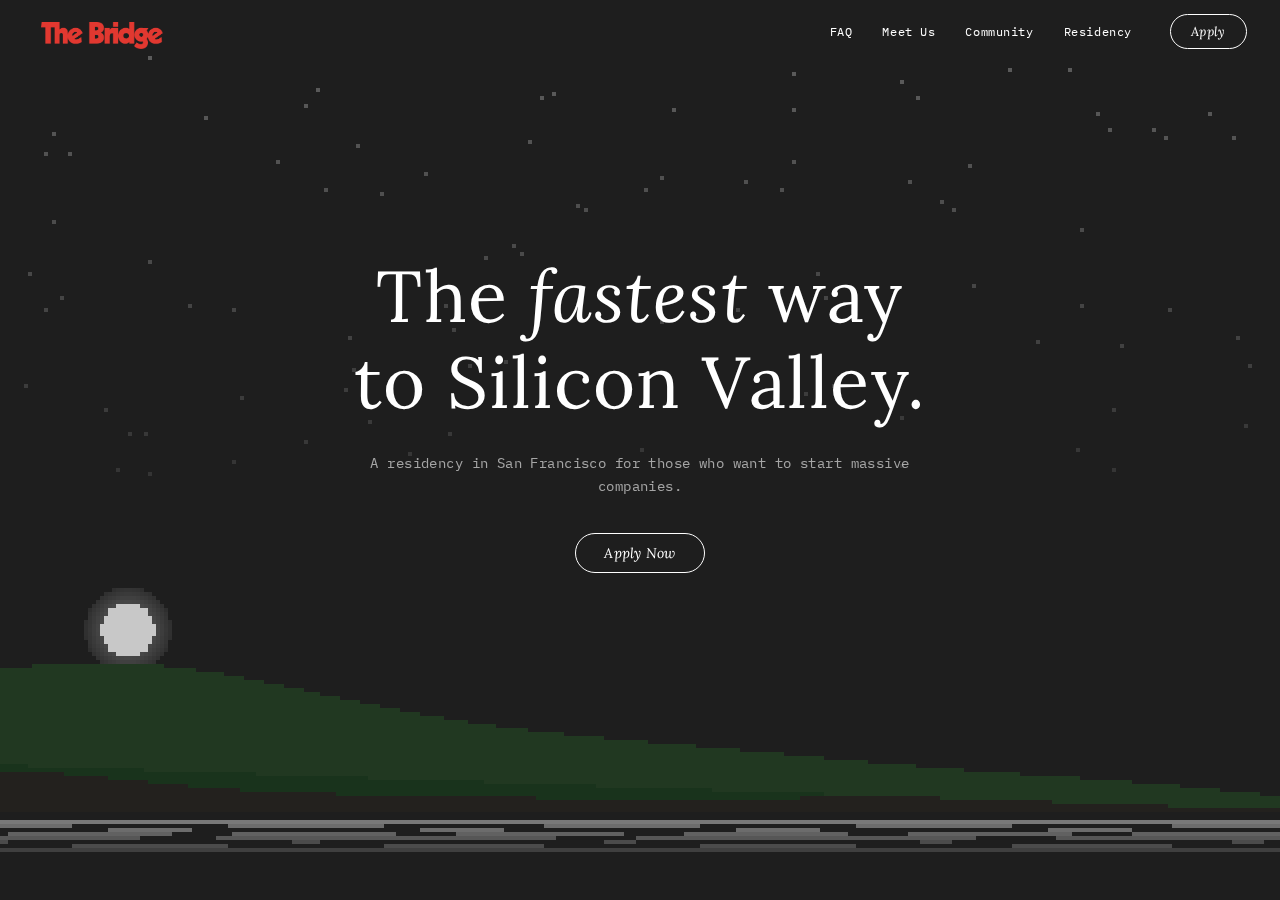
<file: index.html>
<!DOCTYPE html>
<html lang="en">
<head>
    <meta charset="UTF-8">
    <meta name="viewport" content="width=device-width, initial-scale=1.0">
    <title>The Bridge</title>
    <!-- Vercel Analytics -->
    <script defer ></script>
    <!-- Google Analytics -->
    <script async src="https://www.googletagmanager.com/gtag/js?id=G-M4JZJVEZE9"></script>
    <script>
        window.dataLayer = window.dataLayer || [];
        function gtag(){dataLayer.push(arguments);}
        gtag('js', new Date());
        gtag('config', 'G-M4JZJVEZE9');
    </script>
    <link rel="icon" type="image/png" href="assets/favicon.png">
    <link rel="preconnect" href="https://fonts.googleapis.com">
    <link rel="preconnect" href="https://fonts.gstatic.com" crossorigin>
    <link href="https://fonts.googleapis.com/css2?family=IBM+Plex+Mono:wght@400;500&family=Instrument+Sans:wght@400;500;600;700&family=Lora:ital,wght@0,400;0,500;1,400;1,500&display=swap" rel="stylesheet">
    <style>
        * {
            margin: 0;
            padding: 0;
            box-sizing: border-box;
        }

        body {
            background-color: #EFECD4;
            overflow: hidden;
            height: 100vh;
            font-family: 'Courier New', monospace;
            color: #1E1E1E;
        }

        #dots {
            position: fixed;
            top: 0;
            left: 0;
            width: 100%;
            height: 100%;
            z-index: 1;
        }

        #content {
            position: fixed;
            top: 0;
            left: 0;
            width: 100%;
            height: 100%;
            z-index: 2;
            pointer-events: none;
        }

        /* Zone de clipping pour le texte */
        #text-container {
            position: absolute;
            overflow: hidden;
            /* Sera défini dynamiquement */
        }

        /* Header */
        #header {
            position: fixed;
            left: 0;
            right: 0;
            z-index: 10;
            display: flex;
            justify-content: space-between;
            align-items: flex-end;
            pointer-events: auto;
            /* top et padding seront définis en JS */
        }

        /* Header background to hide content scrolling underneath */
        #header-bg {
            position: fixed;
            top: 0;
            left: 0;
            right: 0;
            z-index: 9;
            pointer-events: none;
            /* height sera défini en JS */
        }

        #header > a {
            display: flex;
            align-items: flex-end;
        }

        #logo {
            height: 24px;
            filter: brightness(0) saturate(100%) invert(27%) sepia(95%) saturate(2041%) hue-rotate(344deg) brightness(91%) contrast(93%);
        }

        #apply-btn {
            font-family: 'Lora', serif;
            font-size: clamp(10px, 1vw, 13px);
            font-style: italic;
            font-weight: 400;
            color: #1E1E1E;
            background-color: transparent;
            border: 1px solid #1E1E1E;
            text-decoration: none;
            letter-spacing: 0.02em;
            padding: 8px 20px;
            border-radius: 50px;
            transition: all 0.2s ease;
        }

        #apply-btn:hover {
            opacity: 0.6;
        }

        body.night-mode #apply-btn:hover {
            opacity: 0.6;
        }

        /* Header right side - nav + apply */
        .header-right {
            display: flex;
            align-items: center;
            gap: clamp(15px, 3vw, 40px);
        }

        #nav-menu {
            display: flex;
            gap: clamp(12px, 2.5vw, 30px);
        }

        #nav-menu a {
            font-family: 'IBM Plex Mono', monospace;
            font-size: clamp(9px, 0.9vw, 12px);
            color: #1E1E1E;
            text-decoration: none;
            letter-spacing: 0.05em;
            transition: opacity 0.2s ease;
        }

        #nav-menu a:hover {
            opacity: 0.6;
        }

        /* Mobile menu hamburger - dot matrix style */
        #menu-toggle {
            display: none;
            width: 20px;
            height: 20px;
            cursor: pointer;
            z-index: 101;
            position: relative;
        }

        #menu-toggle .dot {
            position: absolute;
            width: 3px;
            height: 3px;
            background-color: #1E1E1E;
            border-radius: 50%;
            transition: all 0.3s ease;
        }

        body.night-mode #menu-toggle .dot {
            background-color: #FFFFFF;
        }

        /* Grille 3x3 de points */
        #menu-toggle .dot:nth-child(1) { top: 0; left: 0; }
        #menu-toggle .dot:nth-child(2) { top: 0; left: 50%; transform: translateX(-50%); }
        #menu-toggle .dot:nth-child(3) { top: 0; right: 0; }
        #menu-toggle .dot:nth-child(4) { top: 50%; left: 0; transform: translateY(-50%); }
        #menu-toggle .dot:nth-child(5) { top: 50%; left: 50%; transform: translate(-50%, -50%); }
        #menu-toggle .dot:nth-child(6) { top: 50%; right: 0; transform: translateY(-50%); }
        #menu-toggle .dot:nth-child(7) { bottom: 0; left: 0; }
        #menu-toggle .dot:nth-child(8) { bottom: 0; left: 50%; transform: translateX(-50%); }
        #menu-toggle .dot:nth-child(9) { bottom: 0; right: 0; }

        /* Animation vers X */
        #menu-toggle.open .dot:nth-child(1) { top: 50%; left: 50%; transform: translate(-50%, -50%) translate(-6px, -6px); }
        #menu-toggle.open .dot:nth-child(2) { opacity: 0; }
        #menu-toggle.open .dot:nth-child(3) { top: 50%; right: auto; left: 50%; transform: translate(-50%, -50%) translate(6px, -6px); }
        #menu-toggle.open .dot:nth-child(4) { opacity: 0; }
        #menu-toggle.open .dot:nth-child(5) { transform: translate(-50%, -50%); }
        #menu-toggle.open .dot:nth-child(6) { opacity: 0; }
        #menu-toggle.open .dot:nth-child(7) { bottom: auto; top: 50%; left: 50%; transform: translate(-50%, -50%) translate(-6px, 6px); }
        #menu-toggle.open .dot:nth-child(8) { opacity: 0; }
        #menu-toggle.open .dot:nth-child(9) { bottom: auto; top: 50%; right: auto; left: 50%; transform: translate(-50%, -50%) translate(6px, 6px); }

        /* Mobile overlay menu - terminal style */
        #mobile-menu {
            display: none;
            position: fixed;
            top: 0;
            left: 0;
            right: 0;
            bottom: 0;
            background-color: #EFECD4;
            z-index: 100;
            flex-direction: column;
            justify-content: center;
            align-items: flex-start;
            padding: 0 15%;
            gap: 0;
        }

        body.night-mode #mobile-menu {
            background-color: #1E1E1E;
        }

        #mobile-menu.open {
            display: flex;
        }

        #mobile-menu a {
            font-family: 'IBM Plex Mono', monospace;
            font-size: 14px;
            color: #1E1E1E;
            text-decoration: none;
            transition: all 0.2s ease;
            padding: 12px 0;
            display: flex;
            align-items: center;
            gap: 15px;
            width: 100%;
            border-bottom: 1px solid rgba(30, 30, 30, 0.1);
        }

        #mobile-menu a:first-child {
            border-top: 1px solid rgba(30, 30, 30, 0.1);
        }

        #mobile-menu a::before {
            content: attr(data-index);
            font-size: 10px;
            opacity: 0.4;
            min-width: 20px;
        }

        body.night-mode #mobile-menu a {
            color: #FFFFFF;
            border-color: rgba(255, 255, 255, 0.1);
        }

        #mobile-menu a:hover {
            padding-left: 10px;
        }

        @media (max-width: 600px) {
            #nav-menu {
                display: none;
            }

            #menu-toggle {
                display: flex;
            }
        }

        /* Sections de texte */
        .section {
            position: absolute;
            top: 0;
            height: 100%;
            display: flex;
            flex-direction: column;
            justify-content: center;
            align-items: center;
            text-align: center;
            padding-bottom: 10%;
            will-change: transform, opacity;
        }

        @media (max-width: 768px) {
            .section {
                padding-bottom: 5%;
            }
        }

        .section h1 {
            font-family: 'Lora', serif;
            font-size: clamp(18px, 3vw, 36px);
            font-weight: 400;
            letter-spacing: 0.02em;
            line-height: 1.5;
            text-transform: none;
            padding: 0 20px;
        }

        .section h1 em {
            font-style: italic;
            font-weight: 400;
        }

        .section p {
            font-family: 'Instrument Sans', sans-serif;
            font-size: clamp(10px, 1.1vw, 14px);
            margin-top: clamp(15px, 3vh, 35px);
            letter-spacing: 0.08em;
            padding: 0 20px;
            text-transform: uppercase;
        }

        .section p.subtitle {
            font-family: 'IBM Plex Mono', monospace;
            text-transform: none;
            letter-spacing: 0.03em;
            font-size: clamp(10px, 1.1vw, 15px);
            opacity: 0.6;
            max-width: 600px;
            line-height: 1.6;
        }

        .section .small {
            font-family: 'IBM Plex Mono', monospace;
            font-size: clamp(10px, 1vw, 13px);
            letter-spacing: 0.15em;
            text-transform: uppercase;
            opacity: 1;
            margin-bottom: 10px;
            font-weight: 500;
        }

        /* Hero section spéciale */
        .section[data-section="0"] h1 {
            font-size: clamp(32px, 6vw, 72px);
            font-weight: 400;
            line-height: 1.2;
        }

        /* Backed By section - founders cloud */
        .founders-cloud {
            display: flex;
            flex-wrap: wrap;
            justify-content: center;
            gap: clamp(15px, 3vw, 40px);
            max-width: 800px;
            padding: 0 20px;
            margin-top: clamp(15px, 3vh, 30px);
        }

        .founder {
            display: flex;
            flex-direction: column;
            align-items: center;
            text-align: center;
        }

        .founder em {
            font-family: 'Lora', serif;
            font-size: clamp(14px, 1.8vw, 22px);
            font-style: italic;
            font-weight: 400;
            white-space: nowrap;
        }

        .founder small {
            font-family: 'IBM Plex Mono', monospace;
            font-size: clamp(8px, 0.7vw, 10px);
            opacity: 0.5;
            margin-top: 4px;
            text-transform: uppercase;
            letter-spacing: 0.05em;
        }

        @media (max-width: 768px) {
            .founders-cloud {
                gap: 15px 10px;
                max-width: 340px;
            }
            /* Row 1: 1 founder */
            .founders-cloud .founder:nth-child(1) {
                flex-basis: 100%;
            }
            /* Row 2: 2 founders */
            .founders-cloud .founder:nth-child(2),
            .founders-cloud .founder:nth-child(3) {
                flex-basis: 45%;
            }
            /* Row 3: 3 founders */
            .founders-cloud .founder:nth-child(4),
            .founders-cloud .founder:nth-child(5),
            .founders-cloud .founder:nth-child(6) {
                flex-basis: 30%;
            }
            .founder {
                font-size: 13px;
            }
            .founder small {
                font-size: 8px;
            }
        }

        /* Backed by section - and many others */
        .section p.and-more {
            font-family: 'Lora', serif;
            font-size: clamp(11px, 1.2vw, 16px);
            font-style: italic;
            font-weight: 400;
            margin-top: 20px;
            opacity: 1;
            text-transform: none;
            letter-spacing: 0.02em;
        }

        /* Apply section */
        .section[data-section="3"] .ef-stats {
            font-family: 'Lora', serif;
            font-size: clamp(24px, 4vw, 48px);
            font-style: italic;
            font-weight: 400;
            margin-top: 10px;
            text-transform: none;
            letter-spacing: 0.02em;
        }

        .section[data-section="3"] .ef-investors {
            font-family: 'IBM Plex Mono', monospace;
            font-size: clamp(10px, 1vw, 14px);
            margin-top: 15px;
            opacity: 0.6;
            text-transform: none;
            letter-spacing: 0.03em;
            max-width: 600px;
            line-height: 1.6;
            position: relative;
            z-index: 100;
        }

        .section[data-section="3"] .ef-investors a {
            color: inherit;
            text-decoration: none;
            transition: opacity 0.2s ease;
            pointer-events: auto;
            position: relative;
            z-index: 100;
        }

        .section[data-section="3"] .ef-investors a:hover {
            opacity: 0.6;
        }

        .section[data-section="4"] .faq-link {
            font-family: 'Lora', serif;
            font-style: italic;
            font-size: clamp(12px, 1.1vw, 15px);
            margin-top: 30px;
            opacity: 0.7;
            text-transform: none;
            letter-spacing: 0.02em;
        }

        .section[data-section="4"] .faq-link a {
            color: inherit;
            text-decoration: underline;
            pointer-events: auto;
            transition: opacity 0.2s;
        }

        .section[data-section="4"] .faq-link a:hover {
            opacity: 0.7;
        }

        .apply-big {
            display: inline-block;
            font-family: 'Lora', serif;
            font-size: clamp(11px, 1.1vw, 14px);
            font-style: italic;
            font-weight: 400;
            color: #1E1E1E;
            background-color: transparent;
            border: 1px solid #1E1E1E;
            border-radius: 50px;
            text-decoration: none;
            letter-spacing: 0.02em;
            padding: 10px 28px;
            margin-top: clamp(20px, 4vh, 40px);
            transition: all 0.2s ease;
            pointer-events: auto;
        }

        .apply-big:hover {
            background-color: #1E1E1E;
            color: #FFFFFF;
        }

        body.night-mode .apply-big {
            color: #FFFFFF;
            border-color: #FFFFFF;
        }

        body.night-mode .apply-big:hover {
            background-color: #FFFFFF;
            color: #1E1E1E;
        }

        .hero-cta {
            display: flex;
            flex-direction: column;
            align-items: center;
            gap: 8px;
            margin-top: clamp(20px, 4vh, 40px);
        }

        .hero-cta .apply-big {
            margin-top: 0;
        }

        .hero-cta .deadline {
            font-family: 'IBM Plex Mono', monospace;
            font-size: 11px;
            color: #E43535;
            letter-spacing: 0.02em;
        }

        body.night-mode .hero-cta .deadline {
            color: #E43535;
        }

        @media (max-width: 768px) {
            .apply-big {
                padding: 8px 24px;
                font-size: 10px;
            }
            .hero-cta .deadline {
                font-size: 9px;
            }
        }

    </style>
</head>
<body>

<canvas id="dots"></canvas>

<div id="content">
    <div id="text-container">
        <!-- Section 1 - Hero -->
        <div class="section" data-section="0">
            <h1>
                The <em>fastest</em> way<br>
                to Silicon Valley.
            </h1>
            <p class="subtitle">A residency in San Francisco for those who want to start massive companies.</p>
            <div class="hero-cta">
                <a href="apply" class="apply-big">Apply Now</a>
            </div>
        </div>

        <!-- Section 2 - Who is this for -->
        <div class="section" data-section="1">
            <p class="small">Who is this for</p>
            <h1>
                Start at stage 0.<br>Build the foundations of a <em>generational</em> company.
            </h1>
            <p class="subtitle">For non-US founders at the very beginning: pre-idea, pre-team, or just getting started.</p>
        </div>

        <!-- Section 3 - The Program -->
        <div class="section" data-section="2">
            <p class="small">The Program</p>
            <h1>
                Live with us in San Francisco.<br>Build with <em>peers</em>.<br>Raise from the best.
            </h1>
            <p class="subtitle">We invest a $250k first check and help you close your first round (alumni have raised from Sequoia, Founders Fund, Benchmark, Index…)</p>
        </div>

        <!-- Section 4 - Built by EF -->
        <div class="section" data-section="3">
            <p class="small">Built by Entrepreneurs First</p>
            <p class="ef-stats">$16B+ in portfolio value</p>
            <p class="ef-investors"><a href="https://www.meetcleo.com" target="_blank">Cleo</a> (unicorn) • <a href="https://aztec.network" target="_blank">Aztec Network</a> (a16z) • <a href="https://www.gensyn.ai" target="_blank">Gensyn</a> (a16z) • <a href="https://poly.ai" target="_blank">PolyAI</a> (Khosla) • <a href="https://neptune-robotics.com/" target="_blank">Neptune Robotics</a> (Sequoia) • <a href="https://magdrive.space/" target="_blank">Magdrive</a> (Founders Fund)</p>
        </div>

        <!-- Section 5 - Backed By -->
        <div class="section" data-section="4">
            <p class="small">As part of EF, we're backed by</p>
            <div class="founders-cloud">
                <span class="founder"><em>Patrick & John Collison</em><small>Stripe</small></span>
                <span class="founder"><em>Demis Hassabis</em><small>DeepMind</small></span>
                <span class="founder"><em>Daniel Gross</em><small>Safe Superintelligence</small></span>
                <span class="founder"><em>Nat Friedman</em><small>GitHub</small></span>
                <span class="founder"><em>Reid Hoffman</em><small>LinkedIn</small></span>
                <span class="founder"><em>Mustafa Suleyman</em><small>Microsoft AI</small></span>
            </div>
            <p class="and-more" style="margin-top: 35px;">and many others.</p>
        </div>
    </div>
</div>

<!-- Header par-dessus tout -->
<div id="header">
    <a href="./"><img id="logo" src="assets/logo.png" alt="The Bridge"></a>
    <div class="header-right">
        <nav id="nav-menu">
            <a href="faq">FAQ</a>
            <a href="meet-us">Meet Us</a>
            <a href="community">Community</a>
            <a href="residency">Residency</a>
        </nav>
        <a id="apply-btn" href="apply">Apply</a>
        <div id="menu-toggle">
            <span class="dot"></span>
            <span class="dot"></span>
            <span class="dot"></span>
            <span class="dot"></span>
            <span class="dot"></span>
            <span class="dot"></span>
            <span class="dot"></span>
            <span class="dot"></span>
            <span class="dot"></span>
        </div>
    </div>
</div>

<!-- Mobile menu overlay -->
<div id="mobile-menu">
    <a href="./" data-index="01">Home</a>
    <a href="residency" data-index="02">Residency</a>
    <a href="faq" data-index="03">FAQ</a>
    <a href="meet-us" data-index="04">Meet Us</a>
    <a href="apply" data-index="05">Apply</a>
</div>

<!-- Header background overlay -->
<div id="header-bg"></div>

<script>
var canvas = document.getElementById('dots');
var ctx = canvas.getContext('2d');
var textContainer = document.getElementById('text-container');
var header = document.getElementById('header');
var sections = document.querySelectorAll('.section');

var scrollPos = 0;
var maxScroll;
var pixelSize, margin;

// Calculer la zone des points
var dotZone = { x: 0, y: 0, width: 0, height: 0 };

// Position Y du pont (centre du pont où le texte doit être aligné)
var bridgeCenterY = 0;

function resizeCanvas() {
    canvas.width = window.innerWidth;
    canvas.height = window.innerHeight;

    var baseSize = Math.min(canvas.width, canvas.height);
    var isMobile = canvas.width < 768;

    // Pixel size pour style 8-bit (pixels plus gros sur mobile)
    pixelSize = isMobile ? Math.max(5, Math.floor(baseSize * 0.008)) : Math.max(4, Math.floor(baseSize * 0.005));

    // Marge uniquement en haut (plus de marges latérales)
    var marginSide = baseSize * 0.035;  // Gardé pour le header
    var marginTop = Math.max(50, baseSize * 0.06);
    margin = 0;

    maxScroll = canvas.width * (sections.length - 1);

    // Zone de rendu - pleine largeur
    dotZone.x = 0;
    dotZone.y = marginTop;
    dotZone.width = canvas.width;
    dotZone.height = canvas.height - marginTop;

    // Position Y du centre du pont
    var isMobile = canvas.width < 768;
    var roadY = canvas.height * (isMobile ? 0.92 : 0.88);
    var bridgeScale = isMobile ? 0.6 : 1;
    var towerHeight = canvas.height * 0.25 * bridgeScale;
    var towerTop = roadY - towerHeight;
    bridgeCenterY = towerTop + towerHeight * 0.3;

    // Appliquer la zone au container de texte
    textContainer.style.left = dotZone.x + 'px';
    textContainer.style.top = dotZone.y + 'px';
    textContainer.style.width = dotZone.width + 'px';
    textContainer.style.height = dotZone.height + 'px';

    // Positionner le header (aligné comme les autres pages)
    // Calculer dotZoneX comme dans manifesto/faq/etc
    var dotSpacing = Math.max(8, baseSize * 0.01);
    var cols = Math.ceil(canvas.width / dotSpacing) + 1;
    var rows = Math.ceil(canvas.height / dotSpacing) + 1;
    var firstDotX, lastDotX, firstDotY;
    for (var c = 0; c < cols; c++) {
        var px = c * dotSpacing + dotSpacing / 2;
        if (px >= marginSide && firstDotX === undefined) firstDotX = px;
        if (px <= canvas.width - marginSide) lastDotX = px;
    }
    for (var r = 0; r < rows; r++) {
        var py = r * dotSpacing + dotSpacing / 2;
        if (py >= marginTop && firstDotY === undefined) firstDotY = py;
    }
    var dotZoneX = firstDotX;
    var dotZoneY = firstDotY;
    var dotZoneWidth = lastDotX - firstDotX;

    var headerTopMargin = marginSide * 0.5;
    header.style.top = headerTopMargin + 'px';
    header.style.height = (dotZoneY - headerTopMargin - 10) + 'px';
    header.style.paddingLeft = dotZoneX + 'px';
    header.style.paddingRight = (canvas.width - dotZoneX - dotZoneWidth) + 'px';

    var headerBg = document.getElementById('header-bg');
    headerBg.style.height = (dotZone.y - pixelSize / 2) + 'px';

    var logo = document.getElementById('logo');
    logo.style.height = Math.max(18, baseSize * 0.03) + 'px';

    sections.forEach(function(section, i) {
        section.style.width = dotZone.width + 'px';
        section.style.left = '0px';
    });

    // Régénérer nuages et bâtiments selon la taille d'écran
    if (typeof generateClouds === 'function') {
        generateClouds();
    }
    if (typeof generateBuildings === 'function') {
        generateBuildings();
    }
    // Précalculer les nuages statiques
    if (typeof updateStaticCloudPositions === 'function') {
        updateStaticCloudPositions();
    }
}

// Générateur de nombres pseudo-aléatoires avec seed pour consistance
function seededRandom(seed) {
    var x = Math.sin(seed) * 10000;
    return x - Math.floor(x);
}

// Nuages pixel art - gros nuages allongés avec volume (blanc = lumière en haut, gris = ombre en bas)
// Valeurs: 0 = vide, 1 = gris (ombre/bords), 2 = blanc pur (centre lumineux)
var cloudPatterns = [
    // Très gros nuage allongé 1 (30x7) - fluffy avec volume
    [
        [0, 0, 0, 0, 0, 2, 2, 2, 0, 0, 0, 0, 0, 0, 2, 2, 2, 0, 0, 0, 0, 0, 0, 2, 2, 0, 0, 0, 0, 0],
        [0, 0, 0, 2, 2, 2, 2, 2, 2, 0, 0, 0, 2, 2, 2, 2, 2, 2, 0, 0, 0, 2, 2, 2, 2, 2, 0, 0, 0, 0],
        [0, 0, 2, 2, 2, 2, 2, 2, 2, 2, 0, 2, 2, 2, 2, 2, 2, 2, 2, 0, 2, 2, 2, 2, 2, 2, 2, 0, 0, 0],
        [0, 1, 2, 2, 2, 2, 2, 2, 2, 2, 2, 2, 2, 2, 2, 2, 2, 2, 2, 2, 2, 2, 2, 2, 2, 2, 2, 1, 0, 0],
        [1, 1, 1, 2, 2, 2, 2, 2, 2, 2, 2, 2, 2, 2, 2, 2, 2, 2, 2, 2, 2, 2, 2, 2, 2, 2, 1, 1, 1, 0],
        [0, 1, 1, 1, 1, 2, 2, 2, 2, 2, 2, 2, 2, 2, 2, 2, 2, 2, 2, 2, 2, 2, 2, 2, 1, 1, 1, 1, 0, 0],
        [0, 0, 1, 1, 1, 1, 1, 1, 1, 2, 2, 2, 2, 2, 2, 2, 2, 2, 2, 2, 1, 1, 1, 1, 1, 1, 1, 0, 0, 0],
    ],
    // Très gros nuage allongé 2 (28x6) - plus plat avec volume
    [
        [0, 0, 0, 0, 2, 2, 0, 0, 0, 0, 0, 0, 2, 2, 2, 0, 0, 0, 0, 0, 2, 2, 0, 0, 0, 0, 0, 0],
        [0, 0, 0, 2, 2, 2, 2, 0, 0, 0, 2, 2, 2, 2, 2, 2, 0, 0, 2, 2, 2, 2, 2, 0, 0, 0, 0, 0],
        [0, 0, 2, 2, 2, 2, 2, 2, 2, 2, 2, 2, 2, 2, 2, 2, 2, 2, 2, 2, 2, 2, 2, 2, 2, 0, 0, 0],
        [0, 1, 2, 2, 2, 2, 2, 2, 2, 2, 2, 2, 2, 2, 2, 2, 2, 2, 2, 2, 2, 2, 2, 2, 2, 1, 0, 0],
        [1, 1, 1, 2, 2, 2, 2, 2, 2, 2, 2, 2, 2, 2, 2, 2, 2, 2, 2, 2, 2, 2, 2, 2, 1, 1, 1, 0],
        [0, 1, 1, 1, 1, 1, 2, 2, 2, 2, 2, 2, 2, 2, 2, 2, 2, 2, 2, 2, 2, 1, 1, 1, 1, 1, 0, 0],
    ],
    // Gros nuage allongé 3 (24x6) - ondulé avec volume
    [
        [0, 0, 0, 2, 2, 2, 0, 0, 0, 0, 0, 2, 2, 0, 0, 0, 0, 2, 2, 2, 0, 0, 0, 0],
        [0, 0, 2, 2, 2, 2, 2, 0, 0, 2, 2, 2, 2, 2, 0, 0, 2, 2, 2, 2, 2, 0, 0, 0],
        [0, 1, 2, 2, 2, 2, 2, 2, 2, 2, 2, 2, 2, 2, 2, 2, 2, 2, 2, 2, 2, 1, 0, 0],
        [1, 1, 2, 2, 2, 2, 2, 2, 2, 2, 2, 2, 2, 2, 2, 2, 2, 2, 2, 2, 2, 1, 1, 0],
        [1, 1, 1, 2, 2, 2, 2, 2, 2, 2, 2, 2, 2, 2, 2, 2, 2, 2, 2, 2, 1, 1, 1, 1],
        [0, 1, 1, 1, 1, 1, 2, 2, 2, 2, 2, 2, 2, 2, 2, 2, 2, 2, 1, 1, 1, 1, 0, 0],
    ],
    // Gros nuage allongé 4 (22x5) - simple et long avec volume
    [
        [0, 0, 0, 0, 2, 2, 0, 0, 0, 0, 2, 2, 0, 0, 0, 0, 2, 2, 0, 0, 0, 0],
        [0, 0, 2, 2, 2, 2, 2, 0, 2, 2, 2, 2, 2, 0, 2, 2, 2, 2, 2, 0, 0, 0],
        [0, 1, 2, 2, 2, 2, 2, 2, 2, 2, 2, 2, 2, 2, 2, 2, 2, 2, 2, 1, 0, 0],
        [1, 1, 1, 2, 2, 2, 2, 2, 2, 2, 2, 2, 2, 2, 2, 2, 2, 2, 1, 1, 1, 0],
        [0, 1, 1, 1, 1, 2, 2, 2, 2, 2, 2, 2, 2, 2, 2, 2, 1, 1, 1, 1, 0, 0],
    ],
    // Gros nuage très allongé 5 (26x5) - stratus doux avec volume
    [
        [0, 0, 2, 2, 0, 0, 0, 0, 0, 2, 2, 0, 0, 0, 0, 0, 2, 2, 0, 0, 0, 0, 0, 2, 0, 0],
        [0, 2, 2, 2, 2, 0, 0, 2, 2, 2, 2, 2, 0, 0, 2, 2, 2, 2, 2, 0, 0, 2, 2, 2, 2, 0],
        [1, 2, 2, 2, 2, 2, 2, 2, 2, 2, 2, 2, 2, 2, 2, 2, 2, 2, 2, 2, 2, 2, 2, 2, 2, 1],
        [1, 1, 2, 2, 2, 2, 2, 2, 2, 2, 2, 2, 2, 2, 2, 2, 2, 2, 2, 2, 2, 2, 2, 2, 1, 1],
        [0, 1, 1, 1, 2, 2, 2, 2, 2, 2, 2, 2, 2, 2, 2, 2, 2, 2, 2, 2, 2, 1, 1, 1, 0, 0],
    ],
];

// === NUAGES STATIQUES - plus nombreux et mieux répartis ===
var clouds = [];
var numClouds = 28;

function generateClouds() {
    clouds = [];
    var isMobile = window.innerWidth < 768;

    if (isMobile) {
        // Mobile : nuages GROS et imposants sur les 5 sections
        var cloudsPerSection = 3;  // 3 gros nuages par section
        var totalClouds = 5 * cloudsPerSection;

        for (var section = 0; section < 5; section++) {
            for (var j = 0; j < cloudsPerSection; j++) {
                var i = section * cloudsPerSection + j;

                // Positions variées dans chaque section
                var xPositions = [0.15, 0.5, 0.75];
                var yPositions = [0.08, 0.18, 0.12];

                var xBase = section + xPositions[j];
                var yBase = yPositions[j];

                // Décalages aléatoires
                var xRandom = (seededRandom(i * 111.111) - 0.5) * 0.15;
                var yRandom = (seededRandom(i * 222.222) - 0.5) * 0.04;

                // GROS nuages - patterns 0-1 (les plus gros) et grande taille
                var patternIndex = Math.floor(seededRandom(i * 999.999) * 2);
                var cloudSize = 1.0 + seededRandom(i * 333.333) * 0.6;  // Taille x2 !

                clouds.push({
                    xRatio: xBase + xRandom,
                    yRatio: yBase + yRandom,
                    size: cloudSize,
                    pattern: patternIndex,
                    opacity: 0.20 + seededRandom(i * 555.555) * 0.15
                });
            }
        }
        return;
    }

    // Desktop : beaucoup de nuages répartis sur les 5 sections
    var count = numClouds;

    for (var i = 0; i < count; i++) {
        var rand = seededRandom(i * 777.777);
        var patternIndex, cloudSize;

        if (rand < 0.4) {
            patternIndex = Math.floor(seededRandom(i * 888.888) * 2);
            cloudSize = 1.4 + seededRandom(i * 333.333) * 0.6;
        } else {
            patternIndex = 2 + Math.floor(seededRandom(i * 999.999) * 3);
            cloudSize = 1.0 + seededRandom(i * 333.333) * 0.5;
        }

        var section = Math.floor(i / (count / 5));
        var inSectionPos = (i % (count / 5)) / (count / 5);

        clouds.push({
            xRatio: section + inSectionPos + seededRandom(i * 111.111) * 0.3,
            yRatio: 0.08 + seededRandom(i * 222.222) * 0.20,
            size: cloudSize,
            pattern: patternIndex,
            opacity: 0.20 + seededRandom(i * 555.555) * 0.15
        });
    }
}

generateClouds();

// Cache pour positions des nuages (calculé une fois au resize)
var cloudPositions = [];

// Précalculer les nuages (appelé une seule fois au resize)
function updateStaticCloudPositions() {
    cloudPositions = [];
    for (var i = 0; i < clouds.length; i++) {
        var cloud = clouds[i];
        var cloudY = cloud.yRatio * canvas.height;
        var cloudRow = Math.floor(cloudY / pixelSize);
        var pattern = cloudPatterns[cloud.pattern];
        var patternHeight = Math.ceil(pattern.length * cloud.size);

        cloudPositions.push({
            xRatio: cloud.xRatio,
            row: cloudRow,
            size: cloud.size,
            pattern: cloud.pattern,
            opacity: cloud.opacity,
            maxRow: cloudRow + patternHeight,
            minRow: cloudRow
        });
    }
}

function getCloudOpacity(x, y, col, row) {
    // Early exit si trop bas (nuages jusqu'à 45% de l'écran)
    if (y > canvas.height * 0.45) return 0;

    for (var i = 0; i < cloudPositions.length; i++) {
        var cp = cloudPositions[i];

        // Early exit si hors zone verticale
        if (row < cp.minRow || row > cp.maxRow) continue;

        // Position en colonne basée sur xRatio et scroll (parallax léger)
        var cloudCol = Math.floor((cp.xRatio * canvas.width - scrollPos * 0.2) / pixelSize);

        var relCol = col - cloudCol;
        var relRow = row - cp.row;

        var scaledCol = Math.floor(relCol / cp.size);
        var scaledRow = Math.floor(relRow / cp.size);

        var pattern = cloudPatterns[cp.pattern];
        if (scaledRow >= 0 && scaledRow < pattern.length) {
            var patternRow = pattern[scaledRow];
            if (scaledCol >= 0 && scaledCol < patternRow.length) {
                var pixelValue = patternRow[scaledCol];
                if (pixelValue === 2) {
                    // Blanc pur (centre lumineux) - opacité normale
                    return { type: 'white', opacity: cp.opacity };
                } else if (pixelValue === 1) {
                    // Gris (ombre/bords) - opacité plus forte pour contraste
                    return { type: 'gray', opacity: cp.opacity * 1.3 };
                }
            }
        }
    }

    return 0;
}

// Générateur pseudo-aléatoire pour bâtiments consistants
function buildingRandom(seed) {
    var x = Math.sin(seed * 12.9898 + 78.233) * 43758.5453;
    return x - Math.floor(x);
}

// Skyline de bâtiments style 8-bit
var cityBuildings = [];
var numBuildings = 60;

function generateBuildings() {
    cityBuildings = [];
    var isMobile = window.innerWidth < 768;
    var count = isMobile ? 25 : numBuildings;

    for (var b = 0; b < count; b++) {
        cityBuildings.push({
            xRatio: b / count + buildingRandom(b * 11) * 0.02,
            widthRatio: isMobile ? 0.025 + buildingRandom(b * 22) * 0.025 : 0.012 + buildingRandom(b * 22) * 0.018,
            heightRatio: isMobile ? 0.06 + buildingRandom(b * 33) * 0.12 : 0.08 + buildingRandom(b * 33) * 0.18,
            hasAntenna: buildingRandom(b * 44) > 0.7,
            windowRows: Math.floor(isMobile ? 2 + buildingRandom(b * 55) * 3 : 3 + buildingRandom(b * 55) * 6),
            windowCols: Math.floor(2 + buildingRandom(b * 66) * 2),
            depth: buildingRandom(b * 77)
        });
    }
}

// Générer les bâtiments une seule fois
generateBuildings();

function getSkylineOpacity(x, y) {
    var bridgeOffset = scrollPos;
    var worldX = x + bridgeOffset;
    var spanWidth = canvas.width;
    var currentSpan = Math.floor(worldX / spanWidth);
    var localX = worldX % spanWidth;
    if (localX < 0) localX += spanWidth;
    var t = localX / spanWidth;

    var isMobile = canvas.width < 768;
    var roadY = canvas.height * (isMobile ? 0.94 : 0.90);
    var baseY = roadY;
    var h = canvas.height;
    var bridgeScale = isMobile ? 0.6 : 1;
    var towerHeight = h * 0.32 * bridgeScale;
    var towerTop = roadY - towerHeight;

    // Couleurs BRETAGNE / VIRGIN ISLANDS - roches, vert sauvage, côte
    var rockDark = isDay
        ? {r: 95, g: 90, b: 82, a: 0.85}        // Granit foncé
        : {r: 35, g: 33, b: 30, a: 0.9};
    var rockLight = isDay
        ? {r: 140, g: 135, b: 125, a: 0.75}     // Granit clair
        : {r: 50, g: 48, b: 45, a: 0.8};
    var grassWild = isDay
        ? {r: 25, g: 110, b: 25, a: 0.8}        // NES green
        : {r: 25, g: 55, b: 28, a: 0.85};
    var grassLight = isDay
        ? {r: 55, g: 145, b: 50, a: 0.7}        // NES green light
        : {r: 35, g: 65, b: 35, a: 0.75};

    var shoreColor = isDay
        ? {r: 235, g: 160, b: 60, a: 0.85}      // Coucher de soleil
        : {r: 30, g: 30, b: 30, a: 0.85};

    var buildingColor = isDay
        ? {r: 180, g: 40, b: 40, a: 0.5}
        : {r: 60, g: 60, b: 80, a: 0.4};

    var windowColor = isDay
        ? {r: 255, g: 200, b: 100, a: 0.7}
        : {r: 255, g: 220, b: 100, a: 0.8};

    // === SECTION 0 - Côte européenne avec relief ===
    if (currentSpan === 0) {
        // Les deux collines convergent vers le niveau du pont (baseY) à droite

        // Colline arrière-plan (lointaine, claire) - plus grande avec plus de relief
        var backHeight = h * 0.10 * (1 - t * 0.85)
            + Math.sin(t * Math.PI * 2.5) * h * 0.025 * (1 - t)
            + Math.sin(t * Math.PI * 4 + 0.5) * h * 0.012 * (1 - t);
        var backBase = baseY - h * 0.05 * (1 - t);  // Descend vers baseY
        if (backHeight > 0 && y >= backBase - backHeight && y <= backBase) {
            return grassLight;
        }

        // Colline premier plan (proche, foncée) avec plus de relief
        var frontHeight = h * 0.07 * (1 - t * 0.9)
            + Math.sin(t * Math.PI * 3 + 1) * h * 0.03 * (1 - t)
            + Math.sin(t * Math.PI * 5 + 2) * h * 0.015 * (1 - t);
        if (frontHeight > 0 && y >= baseY - frontHeight && y <= baseY) {
            // Partie haute = végétation
            if (y < baseY - frontHeight * 0.4) {
                return grassWild;
            }
            // Partie basse = roche
            return rockDark;
        }
    }

    // Transition vers le pont - colline s'abaisse progressivement pour rejoindre le tablier
    if (currentSpan === 1 && t < 0.25) {
        var fade = 1 - t / 0.25;
        // Courbe douce pour une transition naturelle
        var easeFade = fade * fade;
        var hillFade = h * 0.025 * easeFade;
        if (hillFade > 0 && y >= baseY - hillFade && y <= baseY) return rockDark;
    }

    // === CÔTE DROITE + SECTION 4 - Colline rocheuse avec bâtiments DEVANT ===
    // Fonction pour calculer la hauteur de la colline à une position donnée
    var getHillHeight = function(spanNum, tPos) {
        if (spanNum === 3 && tPos > 0.85) {
            return h * 0.025 * ((tPos - 0.85) / 0.15);
        } else if (spanNum === 4) {
            var hillMax = h * 0.025;
            if (tPos < 0.7) {
                return hillMax;
            } else {
                return hillMax * (1 - (tPos - 0.7) / 0.3);
            }
        }
        return 0;
    };

    var hillHeight = getHillHeight(currentSpan, t);
    var hillTop = baseY - hillHeight;

    // Bâtiments DEVANT la colline (section 4) - dessinés en premier
    if (currentSpan === 4) {
        var skylineBaseY = baseY - h * 0.015;  // Bâtiments légèrement au-dessus pour montrer la colline
        var skylineTopY = skylineBaseY - h * 0.35;
        var buildingLocalX = localX;

        for (var b = 0; b < cityBuildings.length; b++) {
            var building = cityBuildings[b];
            var buildingX = building.xRatio * spanWidth;
            var buildingW = building.widthRatio * spanWidth * 1.5;
            var buildingH = building.heightRatio * h * 0.8;

            if (buildingLocalX >= buildingX && buildingLocalX < buildingX + buildingW) {
                var buildingTop = skylineBaseY - buildingH;
                buildingTop = Math.max(buildingTop, skylineTopY);

                if (y >= buildingTop && y < skylineBaseY) {
                    // Couleur du bâtiment selon sa profondeur (depth)
                    // Plus depth est élevé = plus loin = plus clair et transparent
                    var d = building.depth;
                    var thisBuildingColor, thisWindowColor;

                    if (isDay) {
                        // Jour : du rouge foncé (proche) au rouge pâle (loin)
                        thisBuildingColor = {
                            r: Math.round(140 + d * 60),      // 140-200
                            g: Math.round(30 + d * 40),       // 30-70
                            b: Math.round(30 + d * 40),       // 30-70
                            a: 0.7 - d * 0.25                 // 0.7-0.45
                        };
                        thisWindowColor = {
                            r: 255,
                            g: Math.round(180 + d * 40),
                            b: Math.round(80 + d * 40),
                            a: 0.8 - d * 0.2
                        };
                    } else {
                        // Nuit : silhouettes sombres plus visibles
                        thisBuildingColor = {
                            r: Math.round(25 + d * 20),
                            g: Math.round(25 + d * 20),
                            b: Math.round(35 + d * 25),
                            a: 0.9 - d * 0.15
                        };
                        thisWindowColor = {
                            r: 255,
                            g: Math.round(200 + d * 30),
                            b: Math.round(80 + d * 40),
                            a: 0.9 - d * 0.2
                        };
                    }

                    // Antenne sur certains bâtiments
                    if (building.hasAntenna && y < buildingTop + pixelSize * 3) {
                        var antennaX = buildingX + buildingW / 2;
                        if (Math.abs(buildingLocalX - antennaX) < pixelSize * 0.5) {
                            return thisBuildingColor;
                        }
                    }

                    // Fenêtres (grille régulière)
                    var relX = buildingLocalX - buildingX;
                    var relY = y - buildingTop;

                    var windowW = buildingW / (building.windowCols * 2);
                    var windowH = (skylineBaseY - buildingTop) / (building.windowRows * 2);

                    var winCol = Math.floor(relX / (buildingW / building.windowCols));
                    var winRow = Math.floor(relY / ((skylineBaseY - buildingTop) / building.windowRows));

                    var inWindowX = (relX % (buildingW / building.windowCols)) > windowW * 0.3 &&
                                    (relX % (buildingW / building.windowCols)) < windowW * 1.5;
                    var inWindowY = (relY % ((skylineBaseY - buildingTop) / building.windowRows)) > windowH * 0.3 &&
                                    (relY % ((skylineBaseY - buildingTop) / building.windowRows)) < windowH * 1.5;

                    var windowLit = buildingRandom(b * 100 + winCol * 10 + winRow) > 0.4;

                    if (inWindowX && inWindowY && windowLit) {
                        return thisWindowColor;
                    }

                    return thisBuildingColor;
                }
            }
        }
    }

    // Dessiner la colline rocheuse DERRIÈRE les bâtiments (sections 3 fin + 4)
    if ((currentSpan === 3 && t > 0.85) || currentSpan === 4) {
        if (y >= hillTop && y <= baseY) {
            return rockDark;
        }
    }

    return 0;
}

function getBridgeOpacity(x, y) {
    var bridgeOffset = scrollPos;
    var isMobile = canvas.width < 768;
    var bridgeScale = isMobile ? 0.6 : 1;

    var roadY = canvas.height * (isMobile ? 0.92 : 0.88);
    var towerHeight = canvas.height * 0.38 * bridgeScale;
    var towerTop = roadY - towerHeight;

    var worldX = x + bridgeOffset;
    var bridgeEnd = canvas.width * 5;
    if (worldX > bridgeEnd) return {opacity: 0};

    var spanWidth = canvas.width;
    var localX = worldX % spanWidth;
    if (localX < 0) localX += spanWidth;
    var currentSpan = Math.floor(worldX / spanWidth);
    var t = localX / spanWidth;

    // === TRANSITIONS PROGRESSIVES DU PONT ===
    // Le pont reste AU NIVEAU du sol (roadY), jamais en dessous

    // CÔTÉ GAUCHE (section 0 → 1) : pont arrive au niveau du sol
    var leftTransitionEnd = 0.15;  // Transition courte au début

    // CÔTÉ DROIT (section 3 → 4) : pont rejoint le niveau du sol
    var rightTransitionStart = 0.85;  // Transition commence à 85% de section 3

    // Calculer le roadY ajusté pour les transitions (reste à roadY, pas en dessous)
    var adjustedRoadY = roadY;
    var adjustedTowerTop = towerTop;

    // Transition GAUCHE : le câble descend progressivement vers le tablier
    if (currentSpan === 1 && t < leftTransitionEnd) {
        var transitionT = t / leftTransitionEnd;  // 0 à 1
        // Courbe douce pour que le câble rejoigne sa courbe normale
        var easeT = 1 - Math.pow(1 - transitionT, 2);
        // Le tablier reste au niveau roadY, seul le câble s'ajuste
        adjustedTowerTop = roadY - (roadY - towerTop) * easeT * 0.3;
    }

    // Transition DROITE : le câble converge vers le tablier
    if (currentSpan === 3 && t > rightTransitionStart) {
        var transitionT = (t - rightTransitionStart) / (1 - rightTransitionStart);  // 0 à 1
        // Le tablier reste au niveau roadY
        // Seul le câble converge doucement
        adjustedTowerTop = towerTop + (roadY - towerTop) * transitionT * 0.5;
    }

    // Garder l'ancienne variable pour compatibilité
    var transitionStart = rightTransitionStart;
    var hillBaseY = roadY;  // Le sol est au niveau de la route

    // Palette de couleurs style pixel art
    var bridgeMain = isDay ? {r: 205, g: 92, b: 68} : {r: 160, g: 60, b: 45};
    var bridgeLight = isDay ? {r: 225, g: 130, b: 95} : {r: 190, g: 90, b: 70};
    var bridgeDark = isDay ? {r: 175, g: 62, b: 48} : {r: 130, g: 40, b: 30};
    var bridgeDeep = isDay ? {r: 140, g: 45, b: 35} : {r: 100, g: 25, b: 20};

    // === TOURS du Golden Gate - Style massif avec arches ===
    var towerWidth = pixelSize * 8;
    var towerGap = pixelSize * 2;

    var tower1X = Math.round((spanWidth * 2) / pixelSize) * pixelSize;
    var tower2X = Math.round((spanWidth * 3) / pixelSize) * pixelSize;

    // Tours principales (au-dessus de la route)
    if (y >= towerTop && y <= roadY + pixelSize * 2) {
        // Arrondir worldX à la grille de pixels pour stabilité
        var pixelWorldX = Math.round(worldX / pixelSize) * pixelSize;
        var distToTower1 = Math.abs(pixelWorldX - tower1X);
        var distToTower2 = Math.abs(pixelWorldX - tower2X);

        if (distToTower1 < towerWidth || distToTower2 < towerWidth) {
            var towerX = distToTower1 < distToTower2 ? tower1X : tower2X;
            // Calculer la position relative en pixels entiers
            var relPixels = Math.round((pixelWorldX - towerX) / pixelSize);
            var relYPixels = Math.round((roadY - y) / pixelSize);
            var towerHeightPixels = Math.round(towerHeight / pixelSize);

            // Traverse au sommet (2 pixels de haut)
            if (relYPixels >= towerHeightPixels - 2 && relYPixels <= towerHeightPixels) {
                if (relPixels >= -3 && relPixels <= 3) {
                    if (relPixels < 0) return {color: bridgeLight, opacity: 1};
                    if (relPixels === 0) return {color: bridgeMain, opacity: 1};
                    return {color: bridgeDark, opacity: 1};
                }
            }

            // Traverse du milieu
            var midHeight = Math.round(towerHeightPixels * 0.5);
            if (relYPixels >= midHeight - 1 && relYPixels <= midHeight) {
                if (relPixels >= -1 && relPixels <= 1) {
                    return {color: bridgeDark, opacity: 1};
                }
            }

            // Pilier gauche (pixels -3 à -1)
            if (relPixels >= -3 && relPixels <= -1) {
                if (relPixels === -3) return {color: bridgeLight, opacity: 1};
                if (relPixels === -2) return {color: bridgeMain, opacity: 1};
                return {color: bridgeDark, opacity: 1};
            }

            // Pilier droit (pixels 1 à 3)
            if (relPixels >= 1 && relPixels <= 3) {
                if (relPixels === 1) return {color: bridgeLight, opacity: 1};
                if (relPixels === 2) return {color: bridgeMain, opacity: 1};
                return {color: bridgeDark, opacity: 1};
            }
        }
    }

    // === PILIERS DE SOUTIEN sous les tours (descendent dans l'eau) ===
    var pillarDepth = pixelSize * 8;  // Profondeur des piliers sous la route
    if (y > roadY && y < roadY + pillarDepth) {
        var distToTower1 = Math.abs(worldX - tower1X);
        var distToTower2 = Math.abs(worldX - tower2X);

        if (distToTower1 < towerWidth || distToTower2 < towerWidth) {
            var towerX = distToTower1 < distToTower2 ? tower1X : tower2X;
            var pixelWorldX = Math.round(worldX / pixelSize) * pixelSize;
            var relPixels = Math.round((pixelWorldX - towerX) / pixelSize);

            // Pilier gauche sous la route (pixels -3 à -1)
            if (relPixels >= -3 && relPixels <= -1) {
                if (relPixels === -3) return {color: bridgeMain, opacity: 0.9};
                if (relPixels === -2) return {color: bridgeDark, opacity: 0.85};
                return {color: bridgeDeep, opacity: 0.8};
            }

            // Pilier droit sous la route (pixels 1 à 3)
            if (relPixels >= 1 && relPixels <= 3) {
                if (relPixels === 1) return {color: bridgeMain, opacity: 0.9};
                if (relPixels === 2) return {color: bridgeDark, opacity: 0.85};
                return {color: bridgeDeep, opacity: 0.8};
            }
        }
    }

    // === CÂBLE PRINCIPAL ===
    var mainSag = (roadY - towerTop) * 0.85;
    var cableY = roadY + 1000;

    if (currentSpan === 1) {
        // Câble qui monte depuis le début (transition gauche)
        var baseCableY = roadY - t * t * (roadY - towerTop);
        if (t < leftTransitionEnd) {
            var transitionT = t / leftTransitionEnd;
            var easeT = 1 - Math.pow(1 - transitionT, 2);
            // Câble monte depuis adjustedRoadY
            cableY = adjustedRoadY + (baseCableY - adjustedRoadY) * easeT;
        } else {
            cableY = baseCableY;
        }
    } else if (currentSpan === 2) {
        cableY = towerTop + 4 * t * (1 - t) * mainSag;
    } else if (currentSpan === 3) {
        // Câble qui descend vers la fin (transition droite)
        var baseCableY = roadY - (1 - t) * (1 - t) * (roadY - towerTop);
        if (t > transitionStart) {
            var transitionT = (t - transitionStart) / (1 - transitionStart);
            // Câble converge vers adjustedRoadY
            cableY = baseCableY + (adjustedRoadY - baseCableY) * transitionT;
        } else {
            cableY = baseCableY;
        }
    }

    // Ne pas dessiner le câble dans les zones de transition extrêmes
    var showCable = currentSpan >= 1 && currentSpan <= 3;
    if (currentSpan === 1 && t < 0.05) showCable = false;  // Câble commence progressivement
    if (currentSpan === 3 && t > 0.95) showCable = false;  // Câble se termine

    if (showCable) {
        // Exclure la zone des poteaux
        var distToTower1Cable = Math.abs(worldX - tower1X);
        var distToTower2Cable = Math.abs(worldX - tower2X);
        var nearTowerCable = distToTower1Cable < pixelSize * 4 || distToTower2Cable < pixelSize * 4;

        if (!nearTowerCable) {
            if (Math.abs(y - cableY) <= pixelSize * 0.6) {
                return {color: bridgeMain, opacity: 1};
            }
        }
    }

    // === SUSPENTES ===
    // Ne pas dessiner les suspentes dans les zones de transition extrêmes
    var showSuspenders = currentSpan >= 1 && currentSpan <= 3;
    if (currentSpan === 1 && t < 0.08) showSuspenders = false;  // Suspentes commencent progressivement
    if (currentSpan === 3 && t > 0.92) showSuspenders = false;  // Suspentes se terminent avant le câble

    if (showSuspenders) {
        // Exclure la zone des poteaux (périmètre réduit)
        var distToTower1 = Math.abs(worldX - tower1X);
        var distToTower2 = Math.abs(worldX - tower2X);
        var nearTower = distToTower1 < pixelSize * 4 || distToTower2 < pixelSize * 4;

        if (!nearTower) {
            var suspenderSpacing = isMobile ? pixelSize * 12 : pixelSize * 8;
            var pixelLocalX = Math.round(localX / pixelSize) * pixelSize;
            var suspenderIndex = Math.round(pixelLocalX / suspenderSpacing);
            var suspenderX = suspenderIndex * suspenderSpacing;

            if (Math.abs(pixelLocalX - suspenderX) < pixelSize * 0.6) {
                var sT = suspenderX / spanWidth;
                var sCableY;
                if (currentSpan === 1) {
                    sCableY = roadY - sT * sT * (roadY - towerTop);
                } else if (currentSpan === 2) {
                    sCableY = towerTop + 4 * sT * (1 - sT) * mainSag;
                } else {
                    sCableY = roadY - (1 - sT) * (1 - sT) * (roadY - towerTop);
                }

                // Les suspentes vont du câble jusqu'au tablier (roadY)
                if (y > sCableY + pixelSize * 2 && y < roadY - pixelSize * 2) {
                    return {color: bridgeDark, opacity: 0.7};
                }
            }
        }
    }

    // === TABLIER (route) ===
    // Le tablier reste toujours au niveau roadY (niveau du sol)
    var showRoad = currentSpan >= 1 && currentSpan <= 3;
    if (currentSpan === 1 && t < 0.02) showRoad = false;  // Route commence progressivement
    if (currentSpan === 3 && t > 0.98) showRoad = false;  // Route se termine

    if (showRoad) {
        // Le tablier reste toujours au niveau roadY
        var currentRoadY = roadY;
        var roadRow = Math.round(currentRoadY / pixelSize);
        var pixelRoadY = roadRow * pixelSize;

        if (Math.abs(y - pixelRoadY) <= pixelSize * 0.5) {
            return {color: bridgeMain, opacity: 1};
        }
        if (Math.abs(y - (pixelRoadY + pixelSize)) <= pixelSize * 0.5) {
            return {color: bridgeDark, opacity: 1};
        }
        if (Math.abs(y - (pixelRoadY + pixelSize * 2)) <= pixelSize * 0.5) {
            return {color: bridgeDeep, opacity: 0.9};
        }
    }

    return {opacity: 0};
}

function getWaterOpacity(x, y) {
    var isMobile = canvas.width < 768;
    var roadY = canvas.height * (isMobile ? 0.94 : 0.90);
    var bridgeOffset = scrollPos;
    var worldX = x + bridgeOffset;
    var waveGap = pixelSize * 2;
    var waveThickness = pixelSize * 0.4;

    // Eau sur toutes les sections
    var bridgeEnd = canvas.width * 5;
    if (worldX > bridgeEnd) return 0;

    if (y > roadY + waveGap) {
        var time = Date.now() * 0.0008;
        var waveAmplitude = pixelSize * 0.3;
        var wave1 = Math.sin((worldX * 0.015) + time) * waveAmplitude;
        var wave2 = Math.sin((worldX * 0.02) + time * 1.3) * waveAmplitude;
        var wave3 = Math.sin((worldX * 0.028) + time * 0.9) * waveAmplitude;

        var waveY1 = roadY + waveGap * 1.5 + wave1;
        var waveY2 = roadY + waveGap * 2.2 + wave2;
        var waveY3 = roadY + waveGap * 2.9 + wave3;
        var waveY4 = roadY + waveGap * 3.6 + wave1 * 0.8;
        var waveY5 = roadY + waveGap * 4.3 + wave2 * 0.7;
        var waveY6 = roadY + waveGap * 5.0 + wave3 * 0.6;

        if (Math.abs(y - waveY1) < waveThickness) return 0.4;
        if (Math.abs(y - waveY2) < waveThickness) return 0.35;
        if (Math.abs(y - waveY3) < waveThickness) return 0.3;
        if (Math.abs(y - waveY4) < waveThickness) return 0.25;
        if (Math.abs(y - waveY5) < waveThickness) return 0.2;
        if (Math.abs(y - waveY6) < waveThickness) return 0.15;
    }
    return 0;
}

// Calculer si c'est le jour ou la nuit en Europe (Paris)
function isDayInEurope() {
    var now = new Date();
    var europeTime = new Date(now.toLocaleString('en-US', { timeZone: 'Europe/Paris' }));
    var hour = europeTime.getHours();
    var month = europeTime.getMonth();

    // Mode jour de 8h à 19h
    return hour >= 8 && hour < 19;
}

// Mode initial basé sur l'heure de Paris
var isDay = isDayInEurope();
var userOverride = false;

// Position du soleil/lune pour détecter les clics
var sunClickArea = { x: 0, y: 0, radius: 0 };

// Vérifier toutes les minutes si l'heure a changé
setInterval(function() {
    if (!userOverride) {
        isDay = isDayInEurope();
    }
}, 60000);


function draw() {
    // Les nuages sont statiques, pas besoin de mise à jour chaque frame

    // Couleurs selon le mode jour/nuit
    var bgColor, dotColor, dotColorAlpha;
    var scrollProgress = scrollPos / maxScroll;

    if (isDay) {
        // Mode jour
        bgColor = 'rgb(239, 236, 212)'; // #EFECD4
        dotColor = 'rgb(30, 30, 30)';
        dotColorAlpha = 'rgba(30, 30, 30,';
    } else {
        // Mode nuit
        bgColor = 'rgb(30, 30, 30)';
        dotColor = 'rgb(255, 255, 255)';
        dotColorAlpha = 'rgba(255, 255, 255,';
    }

    ctx.fillStyle = bgColor;
    ctx.fillRect(0, 0, canvas.width, canvas.height);

    // Mettre à jour le body aussi
    document.body.style.backgroundColor = bgColor;
    document.getElementById('content').style.color = dotColor;
    // header-bg stays transparent so dots pattern shows through

    // Ajouter/retirer la classe night-mode pour le hover du bouton
    if (isDay) {
        document.body.classList.remove('night-mode');
    } else {
        document.body.classList.add('night-mode');
    }

    // Mettre à jour les couleurs du header selon le mode
    var navLinks = document.querySelectorAll('#nav-menu a');
    navLinks.forEach(function(link) {
        link.style.color = dotColor;
    });
    var applyBtn = document.getElementById('apply-btn');
    applyBtn.style.color = dotColor;
    applyBtn.style.borderColor = dotColor;

    // Soleil ou Lune - position basée sur le scroll
    var sunX = canvas.width * 0.1 + (canvas.width * 0.8) * scrollProgress;
    var sunArc = Math.sin(scrollProgress * Math.PI);
    // Arc moins prononcé sur mobile (ratio hauteur/largeur > 1.2 = portrait)
    var arcHeight = (canvas.height / canvas.width > 1.2) ? canvas.height * 0.35 : canvas.height * 0.5;
    var sunY = canvas.height * 0.7 - sunArc * arcHeight;
    var sunRadius = Math.max(15, Math.min(canvas.width, canvas.height) * 0.03);

    // Mettre à jour la zone cliquable du soleil/lune
    sunClickArea.x = sunX;
    sunClickArea.y = sunY;
    sunClickArea.radius = sunRadius * 2.5; // Zone un peu plus grande pour faciliter le clic

    // Couleur du soleil/lune selon le mode et la position
    var sunR, sunG, sunB;
    if (isDay) {
        // Soleil coucher de soleil - orange chaud
        if (scrollProgress < 0.2) {
            var t = scrollProgress / 0.2;
            sunR = 255;
            sunG = 120 + Math.round(t * 60);
            sunB = 40 + Math.round(t * 20);
        } else if (scrollProgress < 0.5) {
            var t = (scrollProgress - 0.2) / 0.3;
            sunR = 255;
            sunG = 180 + Math.round(t * 30);
            sunB = 60 - Math.round(t * 30);
        } else if (scrollProgress < 0.8) {
            sunR = 255;
            sunG = 210;
            sunB = 30;
        } else {
            var t = (scrollProgress - 0.8) / 0.2;
            sunR = 255;
            sunG = 210 - Math.round(t * 80);
            sunB = 30 + Math.round(t * 30);
        }
    } else {
        // Lune - blanc/gris
        sunR = 200;
        sunG = 200;
        sunB = 200;
    }
    var sunColorAlpha = 'rgba(' + sunR + ',' + sunG + ',' + sunB + ',';

    // Précalculer les bornes pour éviter les calculs dans la boucle
    var startCol = Math.floor(dotZone.x / pixelSize);
    var endCol = Math.ceil((dotZone.x + dotZone.width) / pixelSize);
    var startRow = Math.floor(dotZone.y / pixelSize);
    var endRow = Math.ceil((dotZone.y + dotZone.height) / pixelSize);

    // Précalculer le temps pour les étoiles
    var starTime = Date.now() * 0.001;

    for (var row = startRow; row <= endRow; row++) {
        var y = row * pixelSize + pixelSize / 2;

        for (var col = startCol; col <= endCol; col++) {
            var x = col * pixelSize + pixelSize / 2;

            // Calcul prioritaire : pont d'abord (le plus important visuellement)
            var bridgeResult = getBridgeOpacity(x, y);

            // Si c'est le pont, dessiner avec la couleur appropriée
            if (bridgeResult.opacity > 0.1) {
                if (bridgeResult.color) {
                    ctx.fillStyle = 'rgba(' + bridgeResult.color.r + ',' + bridgeResult.color.g + ',' + bridgeResult.color.b + ',' + bridgeResult.opacity + ')';
                } else {
                    ctx.fillStyle = 'rgba(235,160,60,' + bridgeResult.opacity + ')';
                }
                ctx.fillRect(col * pixelSize, row * pixelSize, pixelSize, pixelSize);
                continue;
            }

            // Skyline (bâtiments)
            var skylineOpacity = getSkylineOpacity(x, y);
            if (skylineOpacity && typeof skylineOpacity === 'object') {
                ctx.fillStyle = 'rgba(' + skylineOpacity.r + ',' + skylineOpacity.g + ',' + skylineOpacity.b + ',' + skylineOpacity.a + ')';
                ctx.fillRect(col * pixelSize, row * pixelSize, pixelSize, pixelSize);
                continue;
            }


            // Soleil/Lune - dessiné en premier (passera DERRIÈRE les nuages)
            var dx = x - sunX;
            var dy = y - sunY;
            var distToSunSq = dx * dx + dy * dy;
            var sunRadiusSq = sunRadius * sunRadius;

            // Dessiner le soleil/lune SANS continue pour permettre aux nuages de se superposer
            if (distToSunSq < sunRadiusSq) {
                ctx.fillStyle = sunColorAlpha + '1)';
                ctx.fillRect(col * pixelSize, row * pixelSize, pixelSize, pixelSize);
                // Pas de continue - les nuages pourront se dessiner par-dessus
            } else if (distToSunSq < sunRadiusSq * 4) {
                var sunOpacity = Math.max(0, 1 - Math.sqrt(distToSunSq) / (sunRadius * 2)) * 0.5;
                if (sunOpacity > 0.1) {
                    ctx.fillStyle = sunColorAlpha + sunOpacity + ')';
                    ctx.fillRect(col * pixelSize, row * pixelSize, pixelSize, pixelSize);
                    // Pas de continue - les nuages pourront se dessiner par-dessus
                }
            }

            // Nuages (jour seulement) ou Étoiles (nuit)
            if (isDay) {
                // Mode jour : nuages
                if (y > dotZone.y) {
                    var cloudResult = getCloudOpacity(x, y, col, row);
                    if (cloudResult && cloudResult.opacity > 0.03) {
                        var inSunZone = distToSunSq < sunRadiusSq * 4;
                        if (inSunZone) {
                            ctx.fillStyle = 'rgb(239, 236, 212)';
                            ctx.fillRect(col * pixelSize, row * pixelSize, pixelSize, pixelSize);
                        }
                        if (cloudResult.type === 'white') {
                            ctx.fillStyle = 'rgba(30, 30, 30, ' + (cloudResult.opacity * 0.35) + ')';
                        } else {
                            ctx.fillStyle = 'rgba(30, 30, 30, ' + (cloudResult.opacity * 0.5) + ')';
                        }
                        ctx.fillRect(col * pixelSize, row * pixelSize, pixelSize, pixelSize);
                        continue;
                    }
                }
            } else {
                // Mode nuit : étoiles random avec fade progressif
                var starSeed = (col * 374761 + row * 668999) ^ (col * row * 97);
                starSeed = ((starSeed >> 16) ^ starSeed) * 0x45d9f3b;
                starSeed = (starSeed >> 16) ^ starSeed;

                var skyRatio = y / canvas.height;
                // Fade progressif : pleine intensité en haut, disparaît vers 80%
                var fadeFactor = Math.max(0, 1 - (skyRatio / 0.8));

                if (skyRatio < 0.8 && (Math.abs(starSeed) % 350) < 1) {
                    var baseOpacity = 0.3 + (Math.abs(starSeed) % 50) / 70;
                    var opacity = baseOpacity * fadeFactor;
                    if (opacity > 0.1) {
                        ctx.fillStyle = 'rgba(255, 255, 255, ' + opacity + ')';
                        ctx.fillRect(col * pixelSize, row * pixelSize, pixelSize, pixelSize);
                    }
                }
            }

            // Si on était dans le soleil/lune mais pas dans un nuage, on a déjà dessiné, on continue
            if (distToSunSq < sunRadiusSq || (distToSunSq < sunRadiusSq * 4 && Math.max(0, 1 - Math.sqrt(distToSunSq) / (sunRadius * 2)) * 0.5 > 0.1)) {
                continue;
            }

            // Eau
            var waterOpacity = getWaterOpacity(x, y);
            if (waterOpacity > 0.1) {
                ctx.fillStyle = dotColorAlpha + waterOpacity + ')';
                ctx.fillRect(col * pixelSize, row * pixelSize, pixelSize, pixelSize);
                continue;
            }

            // Fond par défaut - transparent (même couleur que le background)
            // Ne rien dessiner pour laisser le background apparaître
        }
    }

    // Mettre à jour la position des sections
    sections.forEach(function(section, i) {
        var offset = i * canvas.width - scrollPos;
        section.style.transform = 'translateX(' + offset + 'px)';
    });
}

function animate() {
    draw();
    requestAnimationFrame(animate);
}

function handleScroll(e) {
    e.preventDefault();
    // Scroll vertical (haut/bas) OU horizontal (gauche/droite)
    var delta = Math.abs(e.deltaY) > Math.abs(e.deltaX) ? e.deltaY : e.deltaX;
    scrollPos += delta * 2;
    if (scrollPos < 0) scrollPos = 0;
    if (scrollPos > maxScroll) scrollPos = maxScroll;
}

// Events
document.body.addEventListener('wheel', handleScroll, { passive: false });

var touchStartX = 0;
var touchStartY = 0;
var touchStartScroll = 0;
var touchLastX = 0;
var touchLastY = 0;
var touchLastTime = 0;
var touchVelocity = 0;
var momentumAnimationId = null;

document.addEventListener('touchstart', function(e) {
    // Arrêter l'animation d'inertie en cours
    if (momentumAnimationId) {
        cancelAnimationFrame(momentumAnimationId);
        momentumAnimationId = null;
    }
    touchStartX = e.touches[0].clientX;
    touchStartY = e.touches[0].clientY;
    touchLastX = touchStartX;
    touchLastY = touchStartY;
    touchStartScroll = scrollPos;
    touchLastTime = Date.now();
    touchVelocity = 0;
});

document.addEventListener('touchmove', function(e) {
    e.preventDefault();
    var currentX = e.touches[0].clientX;
    var currentY = e.touches[0].clientY;
    var currentTime = Date.now();
    var deltaTime = currentTime - touchLastTime;

    // Calculer le delta en X et Y
    var deltaX = touchLastX - currentX;
    var deltaY = touchLastY - currentY;

    // Utiliser le delta le plus grand (horizontal ou vertical)
    var delta = Math.abs(deltaX) > Math.abs(deltaY) ? deltaX : deltaY;

    // Calculer la vélocité (pixels par milliseconde)
    if (deltaTime > 0) {
        touchVelocity = delta / deltaTime;
    }

    // Scroll basé sur X ou Y (le plus grand mouvement)
    var diffX = touchStartX - currentX;
    var diffY = touchStartY - currentY;
    var diff = Math.abs(diffX) > Math.abs(diffY) ? diffX : diffY;

    scrollPos = touchStartScroll + diff * 2;
    if (scrollPos < 0) scrollPos = 0;
    if (scrollPos > maxScroll) scrollPos = maxScroll;

    touchLastX = currentX;
    touchLastY = currentY;
    touchLastTime = currentTime;
}, { passive: false });

document.addEventListener('touchend', function(e) {
    // Appliquer l'inertie si la vélocité est suffisante
    if (Math.abs(touchVelocity) > 0.1) {
        var velocity = touchVelocity * 2000; // Convertir en pixels par seconde, amplifier
        var friction = 0.95; // Coefficient de friction (plus proche de 1 = plus d'inertie)

        function momentumScroll() {
            velocity *= friction;
            scrollPos += velocity * 0.016; // ~60fps, donc 16ms par frame

            // Limites
            if (scrollPos < 0) {
                scrollPos = 0;
                velocity = 0;
            }
            if (scrollPos > maxScroll) {
                scrollPos = maxScroll;
                velocity = 0;
            }

            // Continuer tant que la vélocité est significative
            if (Math.abs(velocity) > 0.5) {
                momentumAnimationId = requestAnimationFrame(momentumScroll);
            } else {
                momentumAnimationId = null;
            }
        }

        momentumAnimationId = requestAnimationFrame(momentumScroll);
    }
});

document.addEventListener('keydown', function(e) {
    if (e.key === 'ArrowRight') {
        scrollPos += 400;
        if (scrollPos > maxScroll) scrollPos = maxScroll;
    } else if (e.key === 'ArrowLeft') {
        scrollPos -= 400;
        if (scrollPos < 0) scrollPos = 0;
    }
});

// Clic sur le soleil/lune pour changer de thème
canvas.addEventListener('click', function(e) {
    var rect = canvas.getBoundingClientRect();
    var clickX = e.clientX - rect.left;
    var clickY = e.clientY - rect.top;

    var dist = Math.sqrt(
        (clickX - sunClickArea.x) * (clickX - sunClickArea.x) +
        (clickY - sunClickArea.y) * (clickY - sunClickArea.y)
    );

    if (dist < sunClickArea.radius) {
        isDay = !isDay;
        userOverride = true;
        // Reset après 1 heure pour revenir au mode automatique
        setTimeout(function() { userOverride = false; }, 3600000);
    }
});

// Changer le curseur quand on survole le soleil/lune
canvas.addEventListener('mousemove', function(e) {
    var rect = canvas.getBoundingClientRect();
    var mouseX = e.clientX - rect.left;
    var mouseY = e.clientY - rect.top;

    var dist = Math.sqrt(
        (mouseX - sunClickArea.x) * (mouseX - sunClickArea.x) +
        (mouseY - sunClickArea.y) * (mouseY - sunClickArea.y)
    );

    canvas.style.cursor = dist < sunClickArea.radius ? 'pointer' : 'default';
});

window.addEventListener('resize', resizeCanvas);
resizeCanvas();
animate();

// Mobile menu toggle
var menuToggle = document.getElementById('menu-toggle');
var mobileMenu = document.getElementById('mobile-menu');

menuToggle.addEventListener('click', function() {
    menuToggle.classList.toggle('open');
    mobileMenu.classList.toggle('open');
});

</script>

</body>
</html>
</file>
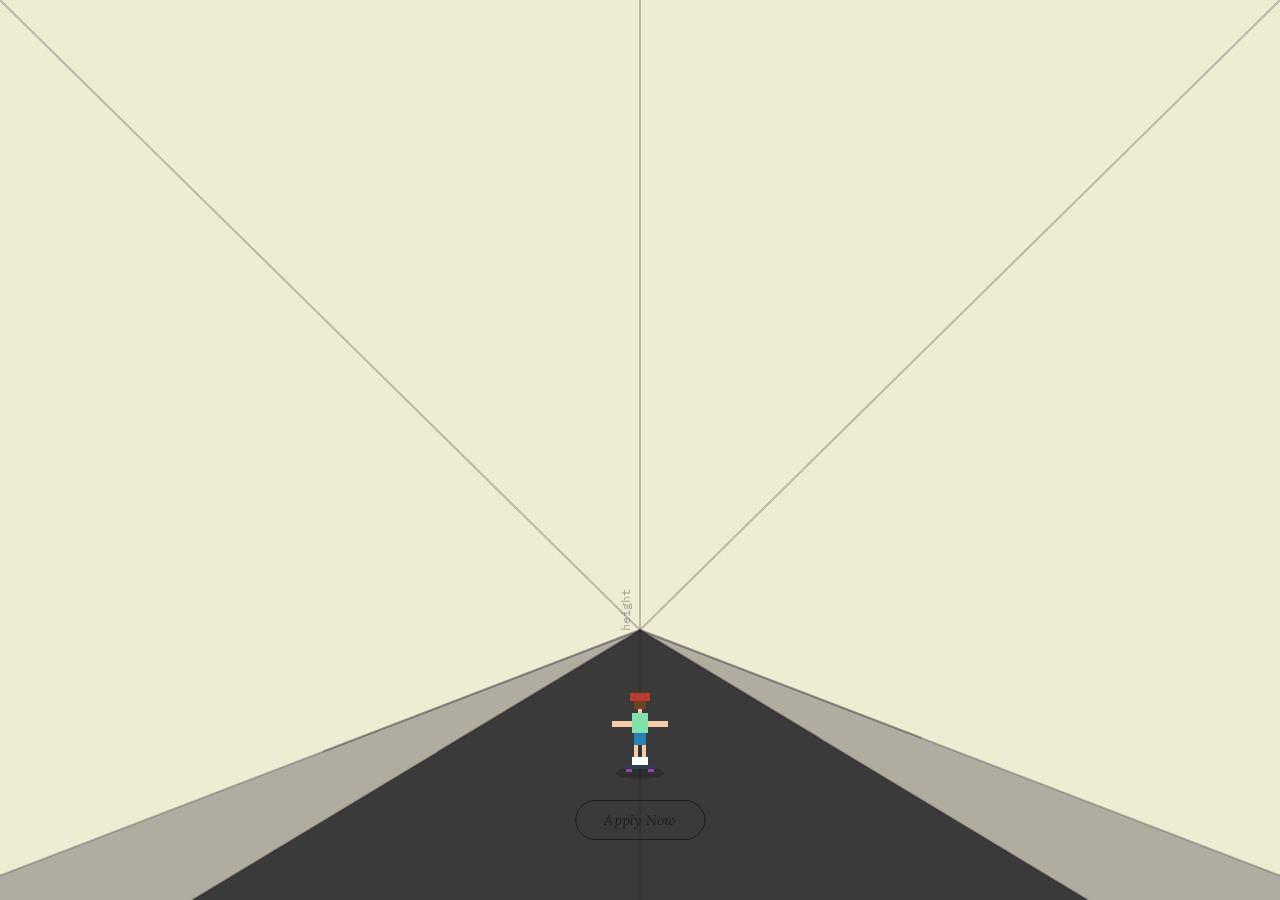
<file: 101-hw/index.html>
<!DOCTYPE html>
<html lang="en">
<head>
    <meta charset="UTF-8">
    <meta name="viewport" content="width=device-width, initial-scale=1.0">
    <title>101 HW - The Bridge</title>
    <script defer ></script>
    <script async src="https://www.googletagmanager.com/gtag/js?id=G-M4JZJVEZE9"></script>
    <script>
        window.dataLayer = window.dataLayer || [];
        function gtag(){dataLayer.push(arguments);}
        gtag('js', new Date());
        gtag('config', 'G-M4JZJVEZE9');
    </script>
    <link rel="icon" type="image/png" href="../assets/favicon.png">
    <link href="https://fonts.googleapis.com/css2?family=Lora:ital,wght@0,400;1,400&family=IBM+Plex+Mono:wght@400&display=swap" rel="stylesheet">
    <style>
        * { margin: 0; padding: 0; box-sizing: border-box; }
        body { background: #EFECD4; overflow: hidden; height: 100vh; }
        #canvas {
            position: fixed;
            top: 0; left: 0;
            width: 100%; height: 100%;
            image-rendering: pixelated;
            image-rendering: crisp-edges;
        }
        .hero-cta {
            position: fixed;
            bottom: 60px;
            left: 50%;
            transform: translateX(-50%);
            display: flex;
            flex-direction: column;
            align-items: center;
            gap: 8px;
            z-index: 10;
        }
        .apply-big {
            display: inline-block;
            font-family: 'Lora', serif;
            font-size: clamp(11px, 1.1vw, 14px);
            font-style: italic;
            font-weight: 400;
            color: #1E1E1E;
            background-color: transparent;
            border: 1px solid #1E1E1E;
            border-radius: 50px;
            text-decoration: none;
            letter-spacing: 0.02em;
            padding: 10px 28px;
            transition: all 0.2s ease;
        }
        .apply-big:hover {
            background-color: #1E1E1E;
            color: #FFFFFF;
        }
        .deadline {
            font-family: 'IBM Plex Mono', monospace;
            font-size: 11px;
            color: #E43535;
            letter-spacing: 0.02em;
        }
        @media (max-width: 768px) {
            .apply-big {
                padding: 8px 24px;
                font-size: 10px;
            }
            .deadline {
                font-size: 9px;
            }
            .hero-cta {
                bottom: 40px;
            }
        }
    </style>
</head>
<body>
<canvas id="canvas"></canvas>
<div class="hero-cta">
    <a href="../apply" class="apply-big">Apply Now</a>
</div>
<script>
var canvas = document.getElementById('canvas');
var ctx = canvas.getContext('2d');

function resize() {
    canvas.width = window.innerWidth;
    canvas.height = window.innerHeight;
}
resize();
window.addEventListener('resize', resize);

function draw() {
    var w = canvas.width;
    var h = canvas.height;
    var px = Math.max(2, Math.floor(Math.min(w, h) / 200));

    // Horizon - très haut pour caméra dans le dos du skater
    var horizon = h * 0.85;
    var vanishX = w / 2;

    // Fond beige (tout l'écran)
    ctx.fillStyle = '#EFECD4';
    ctx.fillRect(0, 0, w, h);

    // Vanishing point beyond horizon
    var beyondHorizon = horizon - h * 0.15;
    var vpX = vanishX;
    var vpY = beyondHorizon;

    // Bâtiments + route drawn together so road follows building inner edges
    drawScene(w, h, px, vpX, vpY);

    // Skater
    drawSkater(w, h, px);
}

// Pseudo-random pour bâtiments
function buildingRandom(seed) {
    var x = Math.sin(seed * 12.9898 + 78.233) * 43758.5453;
    return x - Math.floor(x);
}

function drawScene(w, h, px, vpX, vpY) {
    var buildingFront = '#B02828';
    var buildingSide = '#8C1E1E';
    var windowColor = '#FFD966';
    var lineColor = 'rgba(30, 30, 30, 0.25)';

    var skaterHeight = px * 18;

    // Depth along the road (0 = bottom/screen, 1 = vanishing point)
    var depthLeft = 0.12;
    var depthRight = 0.35;

    // Helper: interpolate a point along a line from a base point to VP at a given t
    function toVP(x, y, t) {
        return [x + (vpX - x) * t, y + (vpY - y) * t];
    }

    // ============================================================
    // Define building footprints at the bottom of the screen first,
    // then project them toward VP to get perspective positions
    // ============================================================

    // LEFT BUILDING - front face anchored at bottom
    // The inner edge (closest to road center) defines the road's left edge
    var leftInnerBottom = w * 0.15;   // right edge of left building at screen bottom
    var leftOuterBottom = w * -0.05;  // left edge of left building at screen bottom
    var leftBldHeight = 0.55;         // how far up toward VP the building extends (0-1)

    // Project corners toward VP
    var lBottomRight = [leftInnerBottom, h];
    var lBottomLeft  = [leftOuterBottom, h];
    var lTopRight    = toVP(leftInnerBottom, h, leftBldHeight);
    var lTopLeft     = toVP(leftOuterBottom, h, leftBldHeight);

    // RIGHT BUILDING
    var rightInnerBottom = w * 0.85;  // left edge of right building at screen bottom
    var rightOuterBottom = w * 1.05;  // right edge of right building at screen bottom
    var rightBldHeight = 0.60;

    var rBottomLeft  = [rightInnerBottom, h];
    var rBottomRight = [rightOuterBottom, h];
    var rTopLeft     = toVP(rightInnerBottom, h, rightBldHeight);
    var rTopRight    = toVP(rightOuterBottom, h, rightBldHeight);

    // ============================================================
    // PAVEMENT - flat color sidewalk
    // ============================================================
    ctx.fillStyle = '#B0ADA0';
    ctx.beginPath();
    ctx.moveTo(leftOuterBottom, h);
    ctx.lineTo(leftInnerBottom, h);
    ctx.lineTo(vpX, vpY);
    ctx.closePath();
    ctx.fill();

    ctx.fillStyle = '#B0ADA0';
    ctx.beginPath();
    ctx.moveTo(rightInnerBottom, h);
    ctx.lineTo(rightOuterBottom, h);
    ctx.lineTo(vpX, vpY);
    ctx.closePath();
    ctx.fill();

    // ============================================================
    // ROAD - follows the inner edges of buildings to VP
    // ============================================================
    ctx.fillStyle = '#3A3A3A';
    ctx.beginPath();
    ctx.moveTo(leftInnerBottom, h);
    ctx.lineTo(rightInnerBottom, h);
    ctx.lineTo(vpX, vpY);
    ctx.closePath();
    ctx.fill();

    // ============================================================
    // PERSPECTIVE GUIDE LINES
    // ============================================================
    ctx.strokeStyle = lineColor;
    ctx.lineWidth = Math.max(1, px * 0.5);

    var allCorners = [lBottomRight, lBottomLeft, lTopRight, lTopLeft, rBottomLeft, rBottomRight, rTopLeft, rTopRight];
    for (var i = 0; i < allCorners.length; i++) {
        ctx.beginPath();
        ctx.moveTo(allCorners[i][0], allCorners[i][1]);
        ctx.lineTo(vpX, vpY);
        ctx.stroke();
    }

    // ============================================================
    // LINES FROM TOP CORNERS to vanishing point
    // ============================================================
    ctx.strokeStyle = lineColor;
    ctx.lineWidth = Math.max(1, px * 0.5);
    // Top-left corner to VP
    ctx.beginPath();
    ctx.moveTo(0, 0);
    ctx.lineTo(vpX, vpY);
    ctx.stroke();
    // Top-right corner to VP
    ctx.beginPath();
    ctx.moveTo(w, 0);
    ctx.lineTo(vpX, vpY);
    ctx.stroke();

    // ============================================================
    // VERTICAL HEIGHT LINE at vanishing point
    // ============================================================
    ctx.strokeStyle = lineColor;
    ctx.lineWidth = Math.max(1, px * 0.5);
    ctx.beginPath();
    ctx.moveTo(vpX, 0);
    ctx.lineTo(vpX, h);
    ctx.stroke();

    // "height" label
    ctx.save();
    ctx.font = Math.max(10, px * 3) + 'px IBM Plex Mono, monospace';
    ctx.fillStyle = 'rgba(30, 30, 30, 0.35)';
    ctx.textAlign = 'center';
    ctx.translate(vpX - Math.max(8, px * 2.5), vpY - 20);
    ctx.rotate(-Math.PI / 2);
    ctx.fillText('height', 0, 0);
    ctx.restore();

}

function drawSkater(w, h, px) {
    var size = px;
    var centerX = w / 2;
    var baseY = h * 0.85;

    // Ombre
    ctx.fillStyle = 'rgba(0,0,0,0.2)';
    ctx.beginPath();
    ctx.ellipse(centerX, baseY + size * 2, size * 6, size * 1.5, 0, 0, Math.PI * 2);
    ctx.fill();

    // Casquette rouge
    ctx.fillStyle = '#C0392B';
    ctx.fillRect(centerX - size * 2.5, baseY - size * 18, size * 5, size * 2);

    // Tête
    ctx.fillStyle = '#6B4423';
    ctx.fillRect(centerX - size * 1.5, baseY - size * 16, size * 3, size * 2);

    // Cou
    ctx.fillStyle = '#F5CBA7';
    ctx.fillRect(centerX - size * 0.5, baseY - size * 14, size * 1, size * 1);

    // T-shirt vert
    ctx.fillStyle = '#82E0AA';
    ctx.fillRect(centerX - size * 2, baseY - size * 13, size * 4, size * 5);

    // Bras étendus
    ctx.fillStyle = '#F5CBA7';
    ctx.fillRect(centerX - size * 7, baseY - size * 11, size * 5, size * 1.5);
    ctx.fillRect(centerX + size * 2, baseY - size * 11, size * 5, size * 1.5);

    // Short bleu
    ctx.fillStyle = '#2980B9';
    ctx.fillRect(centerX - size * 1.5, baseY - size * 8, size * 3, size * 3);

    // Jambes
    ctx.fillStyle = '#F5CBA7';
    ctx.fillRect(centerX - size * 1.5, baseY - size * 5, size * 1, size * 3);
    ctx.fillRect(centerX + size * 0.5, baseY - size * 5, size * 1, size * 3);

    // Chaussures
    ctx.fillStyle = '#FFFFFF';
    ctx.fillRect(centerX - size * 2, baseY - size * 2, size * 2, size * 2);
    ctx.fillRect(centerX, baseY - size * 2, size * 2, size * 2);

    // Skateboard
    ctx.fillStyle = '#2C3E50';
    ctx.fillRect(centerX - size * 4, baseY, size * 8, size * 1);
    // Roues
    ctx.fillStyle = '#8E44AD';
    ctx.fillRect(centerX - size * 3.5, baseY + size, size * 1.5, size * 0.8);
    ctx.fillRect(centerX + size * 2, baseY + size, size * 1.5, size * 0.8);
}

function animate() {
    draw();
    requestAnimationFrame(animate);
}
animate();
</script>
</body>
</html>
</file>
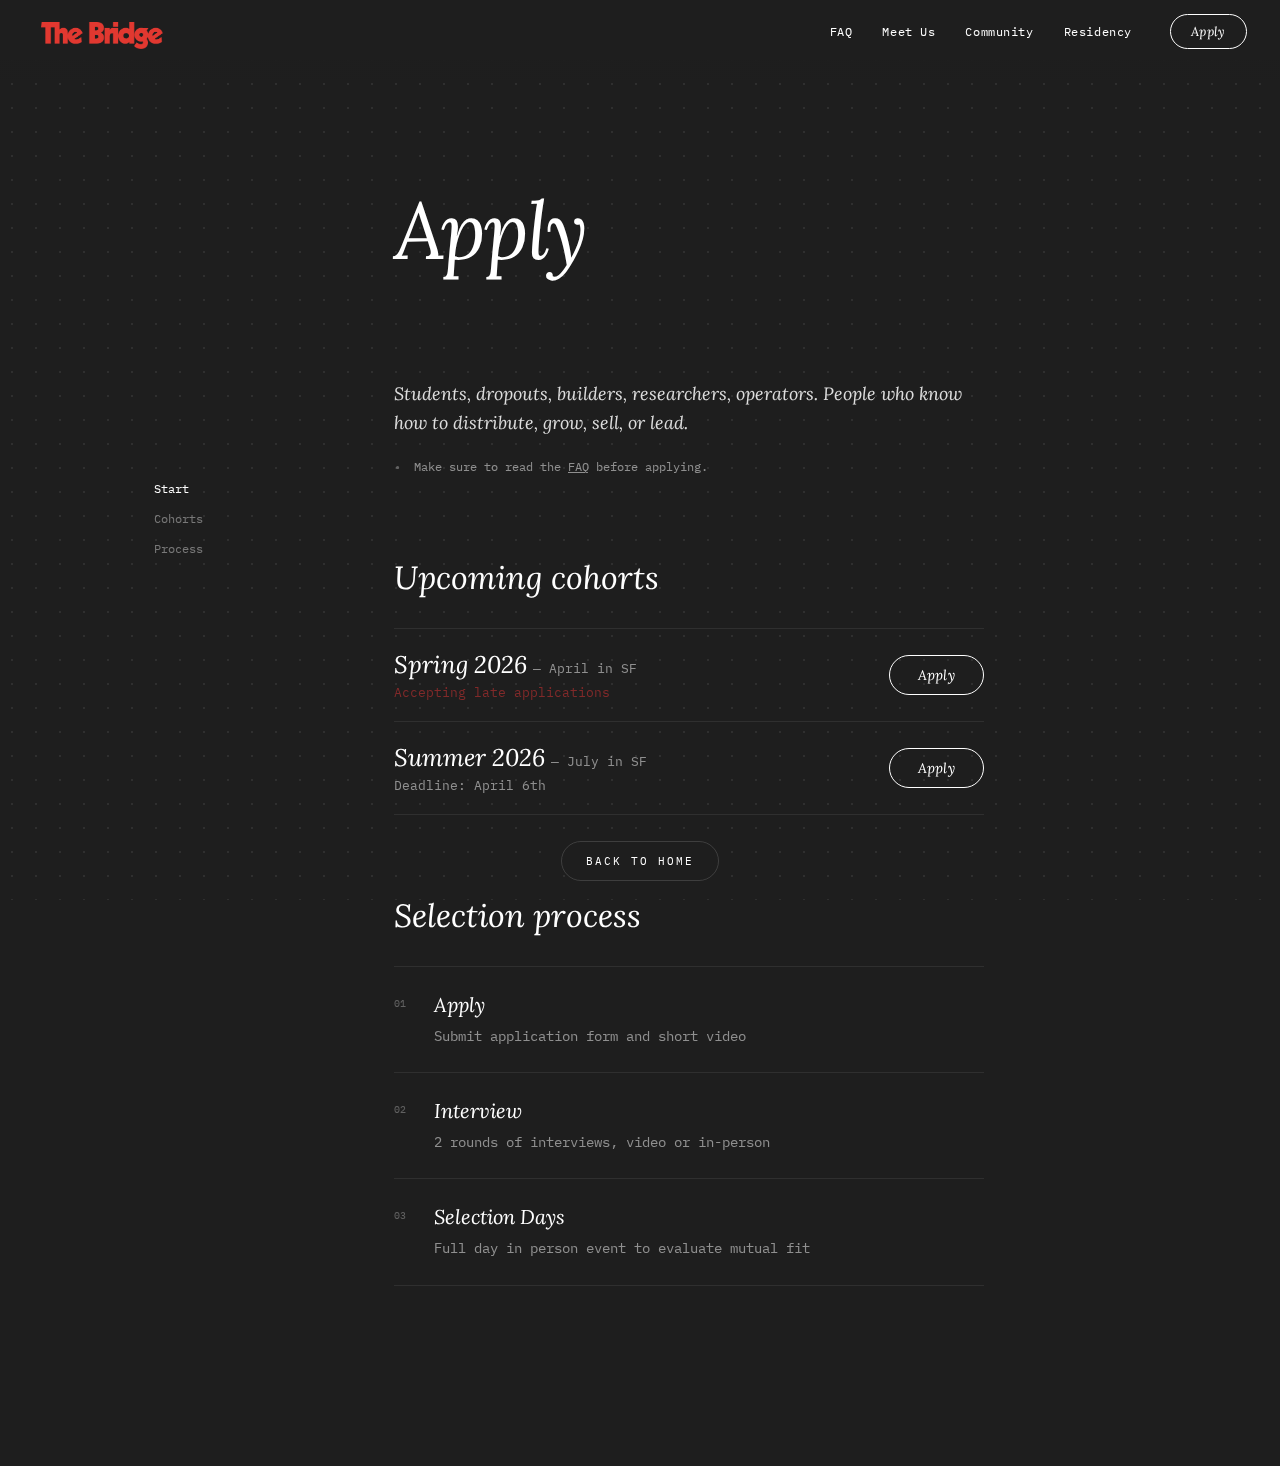
<file: apply/index.html>
<!DOCTYPE html>
<html lang="en">
<head>
    <meta charset="UTF-8">
    <meta name="viewport" content="width=device-width, initial-scale=1.0">
    <title>Apply - The Bridge</title>
    <!-- Vercel Analytics -->
    <script defer ></script>
    <!-- Google Analytics -->
    <script async src="https://www.googletagmanager.com/gtag/js?id=G-M4JZJVEZE9"></script>
    <script>
        window.dataLayer = window.dataLayer || [];
        function gtag(){dataLayer.push(arguments);}
        gtag('js', new Date());
        gtag('config', 'G-M4JZJVEZE9');
    </script>
    <link rel="icon" type="image/png" href="../assets/favicon.png">
    <link rel="preconnect" href="https://fonts.googleapis.com">
    <link rel="preconnect" href="https://fonts.gstatic.com" crossorigin>
    <link href="https://fonts.googleapis.com/css2?family=IBM+Plex+Mono:wght@400;500&family=Instrument+Sans:wght@400;500;600;700&family=Lora:ital,wght@0,400;0,500;1,400;1,500&display=swap" rel="stylesheet">
    <style>
        * {
            margin: 0;
            padding: 0;
            box-sizing: border-box;
        }

        body {
            background-color: #1E1E1E;
            font-family: 'Courier New', monospace;
            color: #FFFFFF;
            min-height: 100vh;
        }

        /* Dot pattern background */
        .dot-pattern {
            position: fixed;
            top: 0;
            left: 0;
            width: 100%;
            height: 100%;
            z-index: 0;
            pointer-events: none;
            background-image: radial-gradient(rgba(255, 255, 255, 0.08) 1px, transparent 1px);
            background-size: 24px 24px;
        }

        /* Header */
        #header {
            position: fixed;
            left: 0;
            right: 0;
            z-index: 10;
            display: flex;
            justify-content: space-between;
            align-items: flex-end;
            pointer-events: auto;
        }

        #header-fade {
            position: fixed;
            top: 0;
            left: 0;
            right: 0;
            height: 80px;
            background: linear-gradient(to bottom, #1E1E1E 0%, #1E1E1E 60px, transparent 80px);
            z-index: 9;
            pointer-events: none;
        }

        #header > a {
            display: flex;
            align-items: flex-end;
        }

        #logo {
            height: 24px;
            filter: brightness(0) saturate(100%) invert(27%) sepia(95%) saturate(2041%) hue-rotate(344deg) brightness(91%) contrast(93%);
        }

        #apply-btn {
            font-family: 'Lora', serif;
            font-size: clamp(10px, 1vw, 13px);
            font-style: italic;
            font-weight: 400;
            color: #FFFFFF;
            background-color: transparent;
            border: 1px solid #FFFFFF;
            text-decoration: none;
            letter-spacing: 0.02em;
            padding: 8px 20px;
            border-radius: 50px;
            transition: all 0.2s ease;
        }

        #apply-btn:hover {
            background-color: #FFFFFF;
            color: #1E1E1E;
        }

        .header-right {
            display: flex;
            align-items: center;
            gap: clamp(15px, 3vw, 40px);
        }

        #nav-menu {
            display: flex;
            gap: clamp(12px, 2.5vw, 30px);
        }

        #nav-menu a {
            font-family: 'IBM Plex Mono', monospace;
            font-size: clamp(9px, 0.9vw, 12px);
            color: #FFFFFF;
            text-decoration: none;
            letter-spacing: 0.05em;
            transition: opacity 0.2s ease;
        }

        #nav-menu a:hover {
            opacity: 0.6;
        }

        /* Mobile menu hamburger */
        #menu-toggle {
            display: none;
            width: 20px;
            height: 20px;
            cursor: pointer;
            z-index: 101;
            position: relative;
        }

        #menu-toggle .dot {
            position: absolute;
            width: 3px;
            height: 3px;
            background-color: #FFFFFF;
            border-radius: 50%;
            transition: all 0.3s ease;
        }

        #menu-toggle .dot:nth-child(1) { top: 0; left: 0; }
        #menu-toggle .dot:nth-child(2) { top: 0; left: 50%; transform: translateX(-50%); }
        #menu-toggle .dot:nth-child(3) { top: 0; right: 0; }
        #menu-toggle .dot:nth-child(4) { top: 50%; left: 0; transform: translateY(-50%); }
        #menu-toggle .dot:nth-child(5) { top: 50%; left: 50%; transform: translate(-50%, -50%); }
        #menu-toggle .dot:nth-child(6) { top: 50%; right: 0; transform: translateY(-50%); }
        #menu-toggle .dot:nth-child(7) { bottom: 0; left: 0; }
        #menu-toggle .dot:nth-child(8) { bottom: 0; left: 50%; transform: translateX(-50%); }
        #menu-toggle .dot:nth-child(9) { bottom: 0; right: 0; }

        #menu-toggle.open .dot:nth-child(1) { top: 50%; left: 50%; transform: translate(-50%, -50%) translate(-6px, -6px); }
        #menu-toggle.open .dot:nth-child(2) { opacity: 0; }
        #menu-toggle.open .dot:nth-child(3) { top: 50%; right: auto; left: 50%; transform: translate(-50%, -50%) translate(6px, -6px); }
        #menu-toggle.open .dot:nth-child(4) { opacity: 0; }
        #menu-toggle.open .dot:nth-child(5) { transform: translate(-50%, -50%); }
        #menu-toggle.open .dot:nth-child(6) { opacity: 0; }
        #menu-toggle.open .dot:nth-child(7) { bottom: auto; top: 50%; left: 50%; transform: translate(-50%, -50%) translate(-6px, 6px); }
        #menu-toggle.open .dot:nth-child(8) { opacity: 0; }
        #menu-toggle.open .dot:nth-child(9) { bottom: auto; top: 50%; right: auto; left: 50%; transform: translate(-50%, -50%) translate(6px, 6px); }

        #mobile-menu {
            display: none;
            position: fixed;
            top: 0;
            left: 0;
            right: 0;
            bottom: 0;
            background-color: #1E1E1E;
            z-index: 100;
            flex-direction: column;
            justify-content: center;
            align-items: flex-start;
            padding: 0 15%;
            gap: 0;
        }

        #mobile-menu.open {
            display: flex;
        }

        #mobile-menu a {
            font-family: 'IBM Plex Mono', monospace;
            font-size: 14px;
            color: #FFFFFF;
            text-decoration: none;
            transition: all 0.2s ease;
            padding: 12px 0;
            display: flex;
            align-items: center;
            gap: 15px;
            width: 100%;
            border-bottom: 1px solid rgba(255, 255, 255, 0.1);
        }

        #mobile-menu a:first-child {
            border-top: 1px solid rgba(255, 255, 255, 0.1);
        }

        #mobile-menu a::before {
            content: attr(data-index);
            font-size: 10px;
            opacity: 0.4;
            min-width: 20px;
        }

        #mobile-menu a:hover {
            padding-left: 10px;
        }

        @media (max-width: 600px) {
            #nav-menu {
                display: none;
            }

            #menu-toggle {
                display: flex;
            }
        }

        /* Main layout */
        .main-layout {
            display: flex;
            max-width: 1100px;
            margin: 0 auto;
            padding: 0 5%;
            position: relative;
            z-index: 1;
        }

        /* Category navigation - left sidebar */
        .category-nav {
            position: sticky;
            top: 120px;
            width: 180px;
            flex-shrink: 0;
            padding-top: 40vh;
            align-self: flex-start;
        }

        .category-nav ul {
            list-style: none;
            display: flex;
            flex-direction: column;
            gap: 12px;
        }

        .category-nav a {
            font-family: 'IBM Plex Mono', monospace;
            font-size: 12px;
            color: #FFFFFF;
            text-decoration: none;
            opacity: 0.4;
            transition: opacity 0.2s;
        }

        .category-nav a:hover,
        .category-nav a.active {
            opacity: 1;
        }

        /* Content */
        #content {
            flex: 1;
            max-width: 650px;
            padding-left: 60px;
        }

        /* Hero */
        .hero {
            min-height: 40vh;
            display: flex;
            flex-direction: column;
            justify-content: center;
            align-items: flex-start;
            padding-top: 100px;
        }

        .hero h1 {
            font-family: 'Lora', serif;
            font-size: clamp(48px, 10vw, 80px);
            font-weight: 400;
            font-style: italic;
            color: #FFFFFF;
            letter-spacing: -0.03em;
            line-height: 0.9;
        }

        /* Sections */
        .apply-section {
            margin-bottom: 60px;
        }

        .apply-section h2 {
            font-family: 'Lora', serif;
            font-size: clamp(24px, 4vw, 32px);
            font-weight: 400;
            font-style: italic;
            margin-bottom: 30px;
            padding-top: 20px;
        }

        /* CTA */
        .cta-box {
            margin-bottom: 25px;
        }

        .cta-btn {
            display: inline-block;
            font-family: 'Lora', serif;
            font-size: clamp(13px, 1.3vw, 16px);
            font-style: italic;
            font-weight: 400;
            color: #1E1E1E;
            background-color: #FFFFFF;
            text-decoration: none;
            letter-spacing: 0.02em;
            padding: 18px 50px;
            border-radius: 50px;
            transition: all 0.2s ease;
        }

        .cta-btn:hover {
            background-color: #E43535;
            color: #FFFFFF;
        }

        .faq-hint {
            font-family: 'IBM Plex Mono', monospace;
            font-size: 12px;
            opacity: 0.5;
            margin-top: 20px;
            line-height: 1.6;
        }

        .faq-hint a {
            color: #FFFFFF;
            text-decoration: underline;
            transition: opacity 0.2s;
        }

        .faq-hint a:hover {
            opacity: 0.7;
        }

        /* Apply hints list */
        .apply-hints {
            list-style: none;
            margin-top: 20px;
        }

        .apply-hints li {
            font-family: 'IBM Plex Mono', monospace;
            font-size: 12px;
            opacity: 0.5;
            line-height: 1.6;
            padding-left: 20px;
            position: relative;
            margin-bottom: 12px;
        }

        .apply-hints li.highlight {
            font-family: 'Lora', serif;
            font-size: clamp(14px, 1.4vw, 18px);
            font-style: italic;
            opacity: 0.85;
            padding-left: 0;
            margin-bottom: 20px;
        }

        .apply-hints li.highlight::before {
            display: none;
        }

        .apply-hints li::before {
            content: "•";
            position: absolute;
            left: 0;
            opacity: 0.6;
        }

        .apply-hints a {
            color: #FFFFFF;
            text-decoration: underline;
            transition: opacity 0.2s;
        }

        .apply-hints a:hover {
            opacity: 0.7;
        }

        /* Cohorts */
        .cohort {
            display: flex;
            justify-content: space-between;
            align-items: center;
            padding: 20px 0;
            border-bottom: 1px solid rgba(255, 255, 255, 0.08);
        }

        .cohort:first-of-type {
            border-top: 1px solid rgba(255, 255, 255, 0.08);
        }

        .cohort-left {
            display: flex;
            flex-direction: column;
            gap: 4px;
        }

        .cohort-name {
            font-family: 'Lora', serif;
            font-size: clamp(18px, 2vw, 24px);
            font-style: italic;
        }

        .cohort-date {
            font-family: 'IBM Plex Mono', monospace;
            font-size: clamp(11px, 1vw, 13px);
            font-style: normal;
            opacity: 0.5;
        }

        .cohort-info {
            font-family: 'IBM Plex Mono', monospace;
            font-size: clamp(11px, 1vw, 13px);
            opacity: 0.5;
        }

        .cohort-info span {
            display: block;
        }

        .cohort-info .late {
            color: #E43535;
            opacity: 1;
        }

        .cohort-btn {
            font-family: 'Lora', serif;
            font-size: clamp(11px, 1.1vw, 14px);
            font-style: italic;
            font-weight: 400;
            color: #FFFFFF;
            background-color: transparent;
            border: 1px solid #FFFFFF;
            text-decoration: none;
            letter-spacing: 0.02em;
            padding: 10px 28px;
            border-radius: 50px;
            transition: all 0.2s ease;
            white-space: nowrap;
        }

        .cohort-btn:hover {
            background-color: #FFFFFF;
            color: #1E1E1E;
        }

        /* Process steps */
        .process-step {
            display: flex;
            align-items: flex-start;
            gap: 20px;
            padding: 25px 0;
            border-bottom: 1px solid rgba(255, 255, 255, 0.08);
        }

        .process-step:first-of-type {
            border-top: 1px solid rgba(255, 255, 255, 0.08);
        }

        .step-number {
            font-family: 'IBM Plex Mono', monospace;
            font-size: 10px;
            opacity: 0.3;
            min-width: 20px;
            padding-top: 5px;
        }

        .step-content strong {
            font-family: 'Lora', serif;
            font-size: clamp(16px, 1.6vw, 20px);
            font-style: italic;
            font-weight: 400;
            display: block;
            margin-bottom: 8px;
        }

        .step-content p {
            font-family: 'IBM Plex Mono', monospace;
            font-size: clamp(12px, 1.1vw, 14px);
            opacity: 0.5;
            line-height: 1.6;
        }

        /* Footer spacing */
        .footer-space {
            height: 120px;
        }

        /* Mobile */
        @media (max-width: 768px) {
            .main-layout {
                flex-direction: column;
            }

            .category-nav {
                display: none;
            }

            #content {
                padding-left: 0;
            }

            .hero {
                padding-top: 100px;
                min-height: 30vh;
            }

            .cohort {
                flex-direction: column;
                align-items: flex-start;
                gap: 12px;
            }
        }

        /* Back link */
        .back-link {
            position: fixed;
            bottom: 30px;
            left: 0;
            right: 0;
            text-align: center;
            z-index: 10;
        }

        .back-link a {
            font-family: 'IBM Plex Mono', monospace;
            font-size: 11px;
            color: #FFFFFF;
            text-decoration: none;
            letter-spacing: 2px;
            transition: all 0.2s;
            background: rgba(30, 30, 30, 0.9);
            backdrop-filter: blur(10px);
            -webkit-backdrop-filter: blur(10px);
            padding: 12px 24px;
            border-radius: 50px;
            border: 1px solid rgba(255, 255, 255, 0.15);
        }

        .back-link a:hover {
            background: rgba(255, 255, 255, 0.1);
        }
    </style>
</head>
<body>

<!-- Dot pattern background -->
<div class="dot-pattern"></div>

<!-- Fade overlay -->
<div id="header-fade"></div>

<!-- Header -->
<div id="header">
    <a href="../"><img id="logo" src="../assets/logo.png" alt="The Bridge"></a>
    <div class="header-right">
        <nav id="nav-menu">
            <a href="../faq">FAQ</a>
            <a href="../meet-us">Meet Us</a>
            <a href="../community">Community</a>
            <a href="../residency">Residency</a>
        </nav>
        <a id="apply-btn" href="../apply">Apply</a>
        <div id="menu-toggle">
            <span class="dot"></span>
            <span class="dot"></span>
            <span class="dot"></span>
            <span class="dot"></span>
            <span class="dot"></span>
            <span class="dot"></span>
            <span class="dot"></span>
            <span class="dot"></span>
            <span class="dot"></span>
        </div>
    </div>
</div>

<!-- Mobile menu overlay -->
<div id="mobile-menu">
    <a href="../" data-index="01">Home</a>
    <a href="../residency" data-index="02">Residency</a>
    <a href="../faq" data-index="03">FAQ</a>
    <a href="../meet-us" data-index="04">Meet Us</a>
    <a href="../apply" data-index="05">Apply</a>
</div>

<div class="main-layout">
    <!-- Category navigation - left sidebar -->
    <nav class="category-nav">
        <ul>
            <li><a href="#start" class="active">Start</a></li>
            <li><a href="#cohorts">Cohorts</a></li>
            <li><a href="#process">Process</a></li>
        </ul>
    </nav>

    <div id="content">
        <!-- Hero -->
        <div class="hero">
            <h1>Apply</h1>
        </div>

        <!-- Start -->
        <section class="apply-section" id="start">
            <ul class="apply-hints">
                <li class="highlight">Students, dropouts, builders, researchers, operators. People who know how to distribute, grow, sell, or lead.</li>
                <li>Make sure to read the <a href="../faq">FAQ</a> before applying.</li>
            </ul>
        </section>

        <!-- Cohorts -->
        <section class="apply-section" id="cohorts">
            <h2>Upcoming cohorts</h2>
            <div class="cohort">
                <div class="cohort-left">
                    <div class="cohort-name">Spring 2026 <span class="cohort-date">— April in SF</span></div>
                    <div class="cohort-info">
                        <span class="late">Accepting late applications</span>
                    </div>
                </div>
                <a href="https://apply.joinef.com/app/san-francisco-thebridge/" class="cohort-btn">Apply</a>
            </div>
            <div class="cohort">
                <div class="cohort-left">
                    <div class="cohort-name">Summer 2026 <span class="cohort-date">— July in SF</span></div>
                    <div class="cohort-info">
                        <span>Deadline: April 6th</span>
                    </div>
                </div>
                <a href="https://apply.joinef.com/app/san-francisco-thebridge-summer/" class="cohort-btn">Apply</a>
            </div>
        </section>

        <!-- Process -->
        <section class="apply-section" id="process">
            <h2>Selection process</h2>
            <div class="process-step">
                <span class="step-number">01</span>
                <div class="step-content">
                    <strong>Apply</strong>
                    <p>Submit application form and short video</p>
                </div>
            </div>
            <div class="process-step">
                <span class="step-number">02</span>
                <div class="step-content">
                    <strong>Interview</strong>
                    <p>2 rounds of interviews, video or in-person</p>
                </div>
            </div>
            <div class="process-step">
                <span class="step-number">03</span>
                <div class="step-content">
                    <strong>Selection Days</strong>
                    <p>Full day in person event to evaluate mutual fit</p>
                </div>
            </div>
        </section>

        <div class="footer-space"></div>
    </div>
</div>

<div class="back-link">
    <a href="../">BACK TO HOME</a>
</div>

<script>
// Positionnement du header
function positionHeader() {
    var header = document.getElementById('header');
    var baseSize = Math.min(window.innerWidth, window.innerHeight);
    var dotSpacing = Math.max(8, baseSize * 0.01);
    var marginSide = baseSize * 0.035;
    var marginTop = Math.max(50, baseSize * 0.06);

    var cols = Math.ceil(window.innerWidth / dotSpacing) + 1;
    var rows = Math.ceil(window.innerHeight / dotSpacing) + 1;

    var firstDotX, lastDotX, firstDotY;
    for (var c = 0; c < cols; c++) {
        var px = c * dotSpacing + dotSpacing / 2;
        if (px >= marginSide && firstDotX === undefined) firstDotX = px;
        if (px <= window.innerWidth - marginSide) lastDotX = px;
    }
    for (var r = 0; r < rows; r++) {
        var py = r * dotSpacing + dotSpacing / 2;
        if (py >= marginTop && firstDotY === undefined) firstDotY = py;
    }

    var dotZoneX = firstDotX;
    var dotZoneY = firstDotY;
    var dotZoneWidth = lastDotX - firstDotX;

    var headerTopMargin = marginSide * 0.5;
    header.style.top = headerTopMargin + 'px';
    header.style.height = (dotZoneY - headerTopMargin - 10) + 'px';
    header.style.paddingLeft = dotZoneX + 'px';
    header.style.paddingRight = (window.innerWidth - dotZoneX - dotZoneWidth) + 'px';

    var logo = document.getElementById('logo');
    logo.style.height = Math.max(18, baseSize * 0.03) + 'px';
}

// Smooth scroll for anchor links
var navLinks = document.querySelectorAll('.category-nav a');
navLinks.forEach(function(link) {
    link.addEventListener('click', function(e) {
        e.preventDefault();
        var target = document.querySelector(this.getAttribute('href'));
        if (target) {
            target.scrollIntoView({ behavior: 'smooth', block: 'start' });
        }
        // Update active state
        navLinks.forEach(function(l) { l.classList.remove('active'); });
        this.classList.add('active');
    });
});

// Update active nav on scroll
var sections = document.querySelectorAll('.apply-section');
window.addEventListener('scroll', function() {
    var scrollPos = window.scrollY + 200;
    sections.forEach(function(section) {
        if (section.offsetTop <= scrollPos && section.offsetTop + section.offsetHeight > scrollPos) {
            navLinks.forEach(function(link) {
                link.classList.remove('active');
                if (link.getAttribute('href') === '#' + section.id) {
                    link.classList.add('active');
                }
            });
        }
    });
});

window.addEventListener('resize', positionHeader);
positionHeader();

// Mobile menu toggle
var menuToggle = document.getElementById('menu-toggle');
var mobileMenu = document.getElementById('mobile-menu');

menuToggle.addEventListener('click', function() {
    menuToggle.classList.toggle('open');
    mobileMenu.classList.toggle('open');
});
</script>

</body>
</html>
</file>
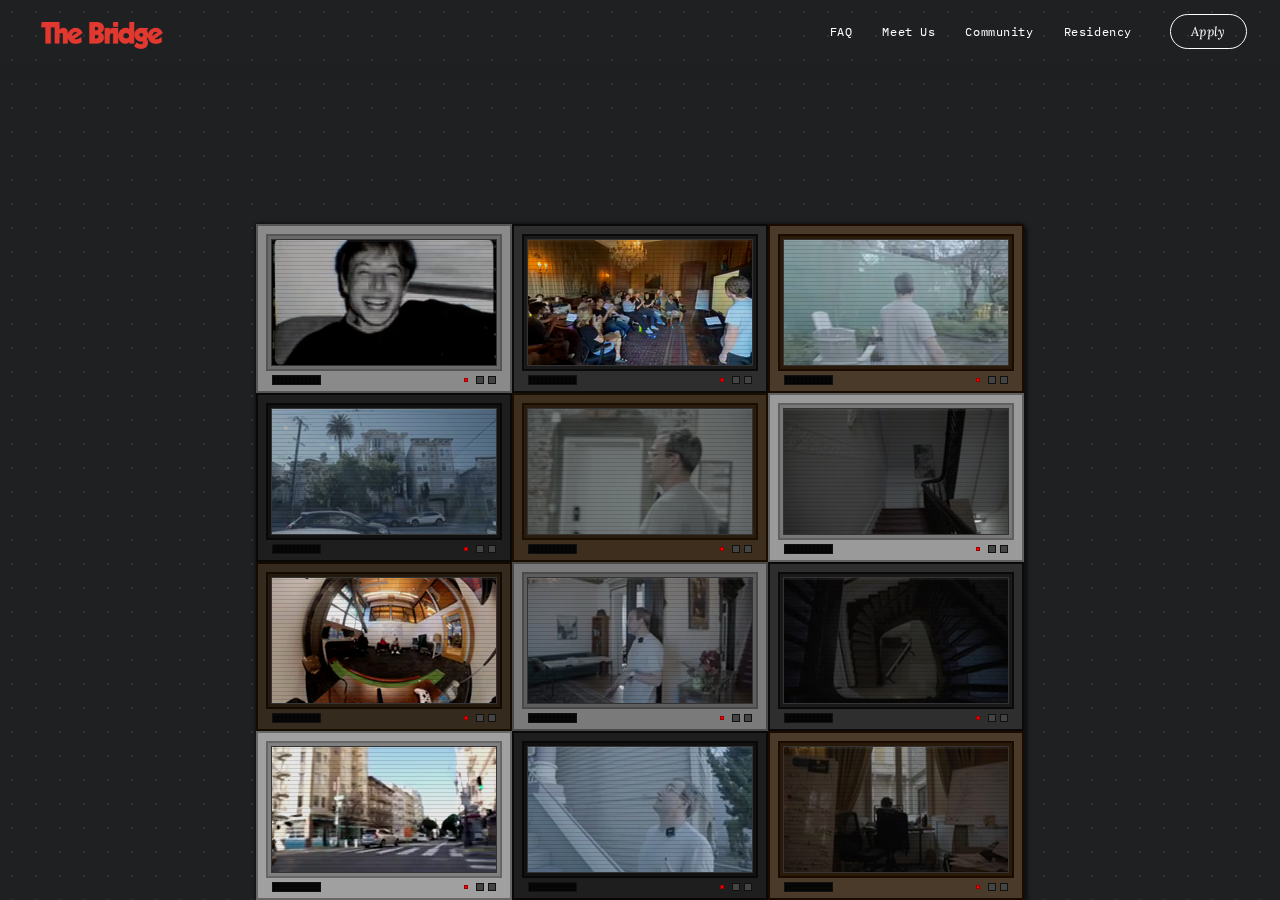
<file: community/index.html>
<!DOCTYPE html>
<html lang="en">
<head>
    <meta charset="UTF-8">
    <meta name="viewport" content="width=device-width, initial-scale=1.0">
    <title>Community - The Bridge</title>
    <!-- Vercel Analytics -->
    <script defer ></script>
    <!-- Google Analytics -->
    <script async src="https://www.googletagmanager.com/gtag/js?id=G-M4JZJVEZE9"></script>
    <script>
        window.dataLayer = window.dataLayer || [];
        function gtag(){dataLayer.push(arguments);}
        gtag('js', new Date());
        gtag('config', 'G-M4JZJVEZE9');
    </script>
    <link rel="icon" type="image/png" href="../assets/favicon.png">
    <link rel="preconnect" href="https://fonts.googleapis.com">
    <link rel="preconnect" href="https://fonts.gstatic.com" crossorigin>
    <link href="https://fonts.googleapis.com/css2?family=IBM+Plex+Mono:wght@400;500&family=Instrument+Sans:wght@400;500;600;700&family=Lora:ital,wght@0,400;0,500;1,400;1,500&display=swap" rel="stylesheet">
    <style>
        * {
            margin: 0;
            padding: 0;
            box-sizing: border-box;
        }

        body {
            font-family: 'Courier New', monospace;
            min-height: 100vh;
            overflow-x: hidden;
            transition: background-color 0.5s ease, color 0.5s ease;
        }

        body.night-mode {
            background-color: #1E2021;
            color: #FFFFFF;
        }

        body.day-mode {
            background-color: #EFECD4;
            color: #1E1E1E;
        }

        /* TV Wall — stacked piles */
        #tv-wall {
            position: relative;
            width: 100vw;
            z-index: 1;
            filter: drop-shadow(0 0 2px rgba(0,0,0,0.8))
                    drop-shadow(4px 4px 0 rgba(0,0,0,0.3));
            padding-bottom: 60px;
        }

        /* CRT body — bitmap pixel art style */
        .crt {
            background: #2A2A2A;
            position: absolute;
            display: flex;
            flex-direction: column;
            padding: 8px 8px 0 8px;
            overflow: hidden;
            border-radius: 0;
            border: 2px solid #111;
            box-shadow: none;
            image-rendering: pixelated;
        }

        /* Bezel — hard pixel border */
        .crt-bezel {
            position: relative;
            width: 100%;
            background: #181818;
            border-radius: 0;
            padding: 3px;
            border: 2px solid #111;
            box-shadow: none;
        }

        /* Screen */
        .crt-screen {
            position: relative;
            width: 100%;
            aspect-ratio: 16 / 9;
            background: #0a0a0a;
            border-radius: 0;
            overflow: hidden;
            border: 1px solid #333;
        }

        /* Chunky scanlines — 3px pixel bands */
        .crt-screen::before {
            content: '';
            position: absolute;
            inset: 0;
            background: repeating-linear-gradient(
                0deg,
                transparent,
                transparent 3px,
                rgba(0,0,0,0.12) 3px,
                rgba(0,0,0,0.12) 4px
            );
            pointer-events: none;
            z-index: 3;
        }

        /* Hard pixel highlight — top edge only */
        .crt-screen::after {
            content: '';
            position: absolute;
            top: 0; left: 0; right: 0;
            height: 2px;
            background: rgba(255,255,255,0.06);
            pointer-events: none;
            z-index: 4;
        }

        .crt-screen video {
            width: 100%;
            height: 100%;
            object-fit: cover;
            display: block;
            filter: contrast(1.2) brightness(0.9);
        }

        /* TV screen glow on hover — color driven by JS via custom properties */
        .crt {
            --glow-r: 180;
            --glow-g: 200;
            --glow-b: 255;
        }
        .crt .crt-screen {
            transition: none;
        }
        .crt:hover .crt-screen {
            box-shadow:
                0 0 12px 4px rgba(var(--glow-r), var(--glow-g), var(--glow-b), 0.45),
                0 0 30px 10px rgba(var(--glow-r), var(--glow-g), var(--glow-b), 0.25),
                0 0 60px 20px rgba(var(--glow-r), var(--glow-g), var(--glow-b), 0.12),
                0 0 100px 40px rgba(var(--glow-r), var(--glow-g), var(--glow-b), 0.06),
                0 0 160px 60px rgba(var(--glow-r), var(--glow-g), var(--glow-b), 0.03);
            border-color: rgba(var(--glow-r), var(--glow-g), var(--glow-b), 0.5);
        }
        .crt .crt-screen video {
            transition: filter 0.4s ease;
        }
        .crt:hover .crt-screen video {
            filter: contrast(1.1) brightness(1.1) saturate(1.1);
        }

        /* Bottom control panel — flat pixel strip */
        .crt-controls {
            display: flex;
            align-items: center;
            gap: 4px;
            padding: 4px 6px 6px;
            position: relative;
        }

        /* Speaker — pixel dot grid */
        .crt-speaker {
            flex-shrink: 0;
            width: 22%;
            height: 10px;
            border-radius: 0;
            background:
                repeating-linear-gradient(0deg, #1e1e1e 0px, #1e1e1e 2px, #2e2e2e 2px, #2e2e2e 4px),
                repeating-linear-gradient(90deg, #1e1e1e 0px, #1e1e1e 2px, #2e2e2e 2px, #2e2e2e 4px);
            background-blend-mode: multiply;
            border: 1px solid #111;
            box-shadow: none;
        }

        .crt-spacer {
            flex: 1;
        }

        /* Knobs — flat pixel squares */
        .crt-knob {
            width: 8px;
            height: 8px;
            border-radius: 0;
            background: #444;
            border: 1px solid #111;
            box-shadow: none;
            position: relative;
            flex-shrink: 0;
        }

        .crt-knob::after { display: none; }

        /* LED — flat pixel square, no glow */
        .crt-led {
            width: 4px;
            height: 4px;
            border-radius: 0;
            background: #ff0000;
            border: 1px solid #990000;
            box-shadow: none;
            margin-right: 4px;
            flex-shrink: 0;
            animation: none;
        }

        /* Brand — hidden */
        .crt-brand { display: none; }

        /* Clickable screen cursor */
        .crt-screen { cursor: pointer; }

        /* ===== Media Player Overlay ===== */
        #media-player {
            display: none;
            position: fixed;
            inset: 0;
            z-index: 1000;
            background: rgba(0, 0, 0, 0.92);
            flex-direction: column;
            align-items: center;
            justify-content: center;
        }
        #media-player.open { display: flex; }

        #player-close {
            position: absolute;
            top: 24px;
            right: 24px;
            width: 32px;
            height: 32px;
            border: 2px solid #fff;
            border-radius: 0;
            background: none;
            cursor: pointer;
            display: flex;
            align-items: center;
            justify-content: center;
            z-index: 1001;
        }
        #player-close::before,
        #player-close::after {
            content: '';
            position: absolute;
            width: 16px;
            height: 2px;
            background: #fff;
        }
        #player-close::before { transform: rotate(45deg); }
        #player-close::after { transform: rotate(-45deg); }

        #player-title {
            font-family: 'IBM Plex Mono', monospace;
            font-size: 13px;
            color: #aaa;
            letter-spacing: 0.05em;
            padding-bottom: 10px;
            width: 70vw;
            max-width: 900px;
        }

        #player-video-wrap {
            position: relative;
            width: 70vw;
            max-width: 900px;
            aspect-ratio: 16 / 9;
            background: #000;
            border: 2px solid #333;
        }

        #player-video {
            width: 100%;
            height: 100%;
            display: block;
            object-fit: contain;
        }

        /* Scanlines on player too */
        #player-video-wrap::before {
            content: '';
            position: absolute;
            inset: 0;
            background: repeating-linear-gradient(
                0deg,
                transparent,
                transparent 3px,
                rgba(0,0,0,0.08) 3px,
                rgba(0,0,0,0.08) 4px
            );
            pointer-events: none;
            z-index: 2;
        }

        /* Controls bar */
        #player-controls {
            width: 70vw;
            max-width: 900px;
            display: flex;
            align-items: center;
            gap: 12px;
            padding: 10px 0;
        }

        #player-play {
            width: 28px;
            height: 28px;
            border: 2px solid #fff;
            border-radius: 0;
            background: none;
            cursor: pointer;
            display: flex;
            align-items: center;
            justify-content: center;
            flex-shrink: 0;
        }

        /* Play triangle */
        #player-play .play-icon {
            width: 0;
            height: 0;
            border-style: solid;
            border-width: 6px 0 6px 10px;
            border-color: transparent transparent transparent #fff;
            margin-left: 2px;
        }

        /* Pause bars */
        #player-play .pause-icon {
            display: none;
            width: 10px;
            height: 12px;
            border-left: 3px solid #fff;
            border-right: 3px solid #fff;
        }

        #player-play.playing .play-icon { display: none; }
        #player-play.playing .pause-icon { display: block; }

        #player-time {
            font-family: 'IBM Plex Mono', monospace;
            font-size: 11px;
            color: #aaa;
            min-width: 90px;
            flex-shrink: 0;
        }

        #player-progress-wrap {
            flex: 1;
            height: 6px;
            background: #333;
            cursor: pointer;
            position: relative;
            border: 1px solid #555;
        }

        #player-progress {
            height: 100%;
            background: #fff;
            width: 0%;
            pointer-events: none;
        }

        #player-volume-wrap {
            display: flex;
            align-items: center;
            gap: 6px;
            flex-shrink: 0;
        }

        #player-mute {
            width: 24px;
            height: 24px;
            border: none;
            background: none;
            cursor: pointer;
            position: relative;
            flex-shrink: 0;
        }
        #player-mute svg { width: 18px; height: 18px; }
        #player-mute .vol-on { display: block; }
        #player-mute .vol-off { display: none; }
        #player-mute.muted .vol-on { display: none; }
        #player-mute.muted .vol-off { display: block; }

        #player-volume {
            width: 60px;
            height: 4px;
            background: #333;
            cursor: pointer;
            position: relative;
            border: 1px solid #555;
        }

        #player-volume-fill {
            height: 100%;
            background: #aaa;
            width: 80%;
            pointer-events: none;
        }

        /* Dot pattern background */
        .dot-pattern {
            position: fixed;
            top: 0;
            left: 0;
            width: 100vw;
            height: 100vh;
            z-index: 0;
            pointer-events: none;
            transition: background-image 0.5s ease;
            background-size: 24px 24px;
        }

        body.night-mode .dot-pattern {
            background-image: radial-gradient(rgba(255, 255, 255, 0.08) 1px, transparent 1px);
        }

        body.day-mode .dot-pattern {
            background-image: radial-gradient(rgba(30, 30, 30, 0.1) 1px, transparent 1px);
        }


        #header-fade {
            position: fixed;
            top: 0;
            left: 0;
            right: 0;
            height: 80px;
            z-index: 9;
            pointer-events: none;
            transition: background 0.5s ease;
        }

        body.night-mode #header-fade {
            background: linear-gradient(to bottom, #1E2021 60px, transparent 80px);
        }

        body.day-mode #header-fade {
            background: linear-gradient(to bottom, #EFECD4 60px, transparent 80px);
        }

        #header-fade::after {
            content: '';
            position: absolute;
            top: 0;
            left: 0;
            right: 0;
            bottom: 0;
            pointer-events: none;
            background-size: 24px 24px;
        }

        body.night-mode #header-fade::after {
            background-image: radial-gradient(rgba(255, 255, 255, 0.08) 1px, transparent 1px);
        }

        body.day-mode #header-fade::after {
            background-image: radial-gradient(rgba(30, 30, 30, 0.1) 1px, transparent 1px);
        }

/* Header */
        #header {
            position: fixed;
            left: 0;
            right: 0;
            z-index: 10;
            display: flex;
            justify-content: space-between;
            align-items: flex-end;
            pointer-events: auto;
        }


        #header > a {
            display: flex;
            align-items: flex-end;
        }

        #logo {
            height: 24px;
            filter: brightness(0) saturate(100%) invert(27%) sepia(95%) saturate(2041%) hue-rotate(344deg) brightness(91%) contrast(93%);
        }

        #apply-btn {
            font-family: 'Lora', serif;
            font-size: clamp(10px, 1vw, 13px);
            font-style: italic;
            font-weight: 400;
            background-color: transparent;
            text-decoration: none;
            letter-spacing: 0.02em;
            padding: 8px 20px;
            border-radius: 50px;
            transition: all 0.2s ease;
        }

        body.night-mode #apply-btn {
            color: #FFFFFF;
            border: 1px solid #FFFFFF;
        }
        body.night-mode #apply-btn:hover {
            background-color: #FFFFFF;
            color: #1E1E1E;
        }

        body.day-mode #apply-btn {
            color: #1E1E1E;
            border: 1px solid #1E1E1E;
        }
        body.day-mode #apply-btn:hover {
            background-color: #1E1E1E;
            color: #EFECD4;
        }

        .header-right {
            display: flex;
            align-items: center;
            gap: clamp(15px, 3vw, 40px);
        }

        #nav-menu {
            display: flex;
            gap: clamp(12px, 2.5vw, 30px);
        }

        #nav-menu a {
            font-family: 'IBM Plex Mono', monospace;
            font-size: clamp(9px, 0.9vw, 12px);
            text-decoration: none;
            letter-spacing: 0.05em;
            transition: opacity 0.2s ease, color 0.5s ease;
        }

        body.night-mode #nav-menu a { color: #FFFFFF; }
        body.day-mode #nav-menu a { color: #1E1E1E; }

        #nav-menu a:hover {
            opacity: 0.6;
        }

        #menu-toggle {
            display: none;
            width: 20px;
            height: 20px;
            cursor: pointer;
            z-index: 101;
            position: relative;
        }

        #menu-toggle .dot {
            position: absolute;
            width: 3px;
            height: 3px;
            border-radius: 50%;
            transition: all 0.3s ease;
        }

        body.night-mode #menu-toggle .dot { background-color: #FFFFFF; }
        body.day-mode #menu-toggle .dot { background-color: #1E1E1E; }

        #menu-toggle .dot:nth-child(1) { top: 0; left: 0; }
        #menu-toggle .dot:nth-child(2) { top: 0; left: 50%; transform: translateX(-50%); }
        #menu-toggle .dot:nth-child(3) { top: 0; right: 0; }
        #menu-toggle .dot:nth-child(4) { top: 50%; left: 0; transform: translateY(-50%); }
        #menu-toggle .dot:nth-child(5) { top: 50%; left: 50%; transform: translate(-50%, -50%); }
        #menu-toggle .dot:nth-child(6) { top: 50%; right: 0; transform: translateY(-50%); }
        #menu-toggle .dot:nth-child(7) { bottom: 0; left: 0; }
        #menu-toggle .dot:nth-child(8) { bottom: 0; left: 50%; transform: translateX(-50%); }
        #menu-toggle .dot:nth-child(9) { bottom: 0; right: 0; }

        #menu-toggle.open .dot:nth-child(1) { top: 50%; left: 50%; transform: translate(-50%, -50%) translate(-6px, -6px); }
        #menu-toggle.open .dot:nth-child(2) { opacity: 0; }
        #menu-toggle.open .dot:nth-child(3) { top: 50%; right: auto; left: 50%; transform: translate(-50%, -50%) translate(6px, -6px); }
        #menu-toggle.open .dot:nth-child(4) { opacity: 0; }
        #menu-toggle.open .dot:nth-child(5) { transform: translate(-50%, -50%); }
        #menu-toggle.open .dot:nth-child(6) { opacity: 0; }
        #menu-toggle.open .dot:nth-child(7) { bottom: auto; top: 50%; left: 50%; transform: translate(-50%, -50%) translate(-6px, 6px); }
        #menu-toggle.open .dot:nth-child(8) { opacity: 0; }
        #menu-toggle.open .dot:nth-child(9) { bottom: auto; top: 50%; right: auto; left: 50%; transform: translate(-50%, -50%) translate(6px, 6px); }

        #mobile-menu {
            display: none;
            position: fixed;
            top: 0;
            left: 0;
            right: 0;
            bottom: 0;
            z-index: 100;
            flex-direction: column;
            justify-content: center;
            align-items: flex-start;
            padding: 0 15%;
            gap: 0;
        }

        body.night-mode #mobile-menu { background-color: #1E1E1E; }
        body.day-mode #mobile-menu { background-color: #EFECD4; }

        #mobile-menu.open { display: flex; }

        #mobile-menu a {
            font-family: 'IBM Plex Mono', monospace;
            font-size: 14px;
            text-decoration: none;
            transition: all 0.2s ease;
            padding: 12px 0;
            display: flex;
            align-items: center;
            gap: 15px;
            width: 100%;
        }

        body.night-mode #mobile-menu a {
            color: #FFFFFF;
            border-bottom: 1px solid rgba(255, 255, 255, 0.1);
        }
        body.night-mode #mobile-menu a:first-child { border-top: 1px solid rgba(255, 255, 255, 0.1); }

        body.day-mode #mobile-menu a {
            color: #1E1E1E;
            border-bottom: 1px solid rgba(30, 30, 30, 0.1);
        }
        body.day-mode #mobile-menu a:first-child { border-top: 1px solid rgba(30, 30, 30, 0.1); }
        #mobile-menu a::before { content: attr(data-index); font-size: 10px; opacity: 0.4; min-width: 20px; }
        #mobile-menu a:hover { padding-left: 10px; }

        @media (max-width: 600px) {
            #nav-menu { display: none; }
            #menu-toggle { display: flex; }

            #player-video-wrap,
            #player-controls,
            #player-title {
                width: 94vw;
            }

            #player-close {
                top: 12px;
                right: 12px;
                width: 28px;
                height: 28px;
            }

            #player-time { min-width: 70px; font-size: 10px; }
            #player-volume-wrap { display: none; }
        }

    </style>
</head>
<body>

<div class="dot-pattern"></div>


<div id="tv-wall"></div>

<div id="header-fade"></div>
<div id="header">
    <a href="../"><img id="logo" src="../assets/logo.png" alt="The Bridge"></a>
    <div class="header-right">
        <nav id="nav-menu">
            <a href="../faq">FAQ</a>
            <a href="../meet-us">Meet Us</a>
            <a href="../community">Community</a>
            <a href="../residency">Residency</a>
        </nav>
        <a id="apply-btn" href="../apply">Apply</a>
        <div id="menu-toggle">
            <span class="dot"></span><span class="dot"></span><span class="dot"></span>
            <span class="dot"></span><span class="dot"></span><span class="dot"></span>
            <span class="dot"></span><span class="dot"></span><span class="dot"></span>
        </div>
    </div>
</div>

<div id="mobile-menu">
    <a href="../" data-index="01">Home</a>
    <a href="../residency" data-index="02">Residency</a>
    <a href="../community" data-index="03">Community</a>
    <a href="../faq" data-index="04">FAQ</a>
    <a href="../meet-us" data-index="05">Meet Us</a>
    <a href="../apply" data-index="06">Apply</a>
</div>

<!-- Media Player Overlay -->
<div id="media-player">
    <button id="player-close"></button>
    <div id="player-title"></div>
    <div id="player-video-wrap">
        <video id="player-video"></video>
    </div>
    <div id="player-controls">
        <button id="player-play">
            <span class="play-icon"></span>
            <span class="pause-icon"></span>
        </button>
        <div id="player-progress-wrap">
            <div id="player-progress"></div>
        </div>
        <span id="player-time">0:00 / 0:00</span>
        <div id="player-volume-wrap">
            <button id="player-mute">
                <svg class="vol-on" viewBox="0 0 24 24" fill="none" stroke="#aaa" stroke-width="2"><polygon points="11 5 6 9 2 9 2 15 6 15 11 19 11 5"/><path d="M15.54 8.46a5 5 0 0 1 0 7.07"/><path d="M19.07 4.93a10 10 0 0 1 0 14.14"/></svg>
                <svg class="vol-off" viewBox="0 0 24 24" fill="none" stroke="#555" stroke-width="2"><polygon points="11 5 6 9 2 9 2 15 6 15 11 19 11 5"/><line x1="23" y1="9" x2="17" y2="15"/><line x1="17" y1="9" x2="23" y2="15"/></svg>
            </button>
            <div id="player-volume">
                <div id="player-volume-fill"></div>
            </div>
        </div>
    </div>
</div>

<script>
// Day/Night mode based on Paris time
function isDayInEurope() {
    var now = new Date();
    var europeTime = new Date(now.toLocaleString('en-US', { timeZone: 'Europe/Paris' }));
    var hour = europeTime.getHours();
    return hour >= 8 && hour < 19;
}

function applyTheme() {
    var isDay = isDayInEurope();
    document.body.classList.toggle('day-mode', isDay);
    document.body.classList.toggle('night-mode', !isDay);
}

applyTheme();
setInterval(applyTheme, 60000);

// Header positioning
function positionHeader() {
    var header = document.getElementById('header');
    var baseSize = Math.min(window.innerWidth, window.innerHeight);
    var dotSpacing = Math.max(8, baseSize * 0.01);
    var marginSide = baseSize * 0.035;
    var marginTop = Math.max(50, baseSize * 0.06);
    var cols = Math.ceil(window.innerWidth / dotSpacing) + 1;
    var rows = Math.ceil(window.innerHeight / dotSpacing) + 1;
    var firstDotX, lastDotX, firstDotY;
    for (var c = 0; c < cols; c++) {
        var px = c * dotSpacing + dotSpacing / 2;
        if (px >= marginSide && firstDotX === undefined) firstDotX = px;
        if (px <= window.innerWidth - marginSide) lastDotX = px;
    }
    for (var r = 0; r < rows; r++) {
        var py = r * dotSpacing + dotSpacing / 2;
        if (py >= marginTop && firstDotY === undefined) firstDotY = py;
    }
    var dotZoneX = firstDotX;
    var dotZoneY = firstDotY;
    var dotZoneWidth = lastDotX - firstDotX;
    var headerTopMargin = marginSide * 0.5;
    header.style.top = headerTopMargin + 'px';
    header.style.height = (dotZoneY - headerTopMargin - 10) + 'px';
    header.style.paddingLeft = dotZoneX + 'px';
    header.style.paddingRight = (window.innerWidth - dotZoneX - dotZoneWidth) + 'px';
    var logo = document.getElementById('logo');
    logo.style.height = Math.max(18, baseSize * 0.03) + 'px';
}
window.addEventListener('resize', positionHeader);
positionHeader();

// Mobile menu toggle
var menuToggle = document.getElementById('menu-toggle');
var mobileMenu = document.getElementById('mobile-menu');
menuToggle.addEventListener('click', function() {
    menuToggle.classList.toggle('open');
    mobileMenu.classList.toggle('open');
});

// ============================================================
// TV WALL — Real physics stacking: TVs sit on each other
// ============================================================
(function() {
    // Full quality — used in media player on click
    var videoSrcs = [
        '../assets/TheBridge_Billboard.mp4',
        '../assets/A003C726_260202FK.mp4',
        '../assets/790842780.732633_15211769149983.MP4',
        '../assets/A001C029_260122EP.MP4',
        '../assets/IMG_8878.MOV',
        '../assets/A003C775_260202OO.MP4',
        '../assets/A003C781_260202QX.MP4',
        '../assets/A003C782_260202MY.MP4',
        '../assets/A003C784_260202IT.MP4',
        '../assets/A003C807_260202AE.MP4',
        '../assets/A003C815_260202DF.MP4',
        '../assets/C1173.mp4'
    ];

    // Video titles
    var videoTitles = [
        'The Bridge — Billboard',
        'Session A003C726',
        'Archive 790842780',
        'Session A001C029',
        'IMG 8878',
        'Session A003C775',
        'Session A003C781',
        'Session A003C782',
        'Session A003C784',
        'Session A003C807',
        'Session A003C815',
        'C1173'
    ];

    // Low quality previews — displayed on TVs (tiny files)
    var videoSrcsPreview = [
        '../assets/previews/TheBridge_Billboard.mp4',
        '../assets/previews/A003C726_260202FK.mp4',
        '../assets/previews/790842780.732633_15211769149983.mp4',
        '../assets/previews/A001C029_260122EP.mp4',
        '../assets/previews/IMG_8878.mp4',
        '../assets/previews/A003C775_260202OO.mp4',
        '../assets/previews/A003C781_260202QX.mp4',
        '../assets/previews/A003C782_260202MY.mp4',
        '../assets/previews/A003C784_260202IT.mp4',
        '../assets/previews/A003C807_260202AE.mp4',
        '../assets/previews/A003C815_260202DF.mp4',
        '../assets/previews/C1173.mp4'
    ];

    var wall = document.getElementById('tv-wall');
    var oldGrid = document.getElementById('tv-grid');
    if (oldGrid) oldGrid.remove();

    // Seeded random
    var seed = 42;
    function rand() {
        seed = (seed * 16807 + 0) % 2147483647;
        return (seed - 1) / 2147483646;
    }

    // Responsive columns: 2 on mobile, 3 on desktop
    var totalVideos = 12;
    function getPilesConfig() {
        var isMobile = window.innerWidth <= 600;
        var cols = isMobile ? 2 : 3;
        var widthVw = isMobile ? 45 : 20;
        var perPile = Math.ceil(totalVideos / cols);
        var config = [];
        var remaining = totalVideos;
        for (var c = 0; c < cols; c++) {
            var count = Math.min(perPile, remaining);
            config.push({ tvs: count, widthVw: widthVw });
            remaining -= count;
        }
        return config;
    }
    var piles = getPilesConfig();

    // No rotation, no jitter — straight and clean
    var tvRandoms = [];
    var totalTvs = 0;
    piles.forEach(function(p) {
        for (var i = 0; i < p.tvs; i++) {
            tvRandoms.push({
                rotation: 0,
                xJitter: 0
            });
            totalTvs++;
        }
    });

    // TV body colors — organized by category: grey, black, brown
    // Each sub-array is a category; each row picks one from each category
    var tvColorGroups = [
        // Silvers
        [
            { body: '#8A8A8A', bezel: '#6A6A6A', border: '#555555' },  // silver
            { body: '#9A9A9A', bezel: '#787878', border: '#606060' },  // light silver
            { body: '#7A7A7A', bezel: '#5E5E5E', border: '#4A4A4A' },  // dark silver
            { body: '#A0A0A0', bezel: '#808080', border: '#666666' }   // bright silver
        ],
        // Blacks
        [
            { body: '#2E2E2E', bezel: '#1A1A1A', border: '#0A0A0A' },  // near black
            { body: '#1E1E1E', bezel: '#111111', border: '#080808' }    // black
        ],
        // Browns
        [
            { body: '#4A3A2A', bezel: '#2A1A0A', border: '#1A0A00' },  // dark brown
            { body: '#3D2E1E', bezel: '#2A1C0E', border: '#1A0E00' },  // brown
            { body: '#352A1E', bezel: '#251A0E', border: '#150A00' }    // warm brown
        ]
    ];

    var videoIdx = 0;

    // Apply color to a CRT based on category
    function applyCRTColor(crt, colorObj) {
        crt.style.background = colorObj.body;
        crt.style.borderColor = colorObj.border;
        var bezel = crt.querySelector('.crt-bezel');
        if (bezel) {
            bezel.style.background = colorObj.bezel;
            bezel.style.borderColor = colorObj.border;
        }
    }

    function buildCRT(idx) {
        var crt = document.createElement('div');
        crt.className = 'crt';

        var bezel = document.createElement('div');
        bezel.className = 'crt-bezel';

        var screen = document.createElement('div');
        screen.className = 'crt-screen';

        var video = document.createElement('video');
        video.src = videoSrcsPreview[idx % videoSrcsPreview.length];
        video.setAttribute('data-src-hq', videoSrcs[idx % videoSrcs.length]);
        video.setAttribute('data-title', videoTitles[idx % videoTitles.length]);
        video.muted = true;
        video.loop = true;
        video.playsInline = true;
        video.preload = 'auto';
        video.setAttribute('playsinline', '');

        screen.appendChild(video);
        bezel.appendChild(screen);

        var controls = document.createElement('div');
        controls.className = 'crt-controls';
        var speaker = document.createElement('div');
        speaker.className = 'crt-speaker';
        controls.appendChild(speaker);
        var spacer = document.createElement('div');
        spacer.className = 'crt-spacer';
        controls.appendChild(spacer);
        var led = document.createElement('div');
        led.className = 'crt-led';
        led.style.animationDelay = (idx * 0.4) + 's';
        controls.appendChild(led);
        var knob1 = document.createElement('div');
        knob1.className = 'crt-knob';
        var knob2 = document.createElement('div');
        knob2.className = 'crt-knob';
        controls.appendChild(knob1);
        controls.appendChild(knob2);
        var brand = document.createElement('div');
        brand.className = 'crt-brand';
        controls.appendChild(brand);

        crt.appendChild(bezel);
        crt.appendChild(controls);

        (function(v) {
            v.addEventListener('canplay', function() { v.play().catch(function() {}); });
            v.play().catch(function() {});
        })(video);

        return crt;
    }

    // Sample dominant color from a video frame and set CSS glow vars on parent .crt
    var glowCanvas = document.createElement('canvas');
    var glowCtx = glowCanvas.getContext('2d', { willReadFrequently: true });
    glowCanvas.width = 16;
    glowCanvas.height = 9;

    function sampleVideoColor(video) {
        var crt = video.closest('.crt');
        if (!crt) return;
        try {
            glowCtx.drawImage(video, 0, 0, 16, 9);
            var data = glowCtx.getImageData(0, 0, 16, 9).data;
            var r = 0, g = 0, b = 0, count = 0;
            for (var i = 0; i < data.length; i += 4) {
                r += data[i];
                g += data[i + 1];
                b += data[i + 2];
                count++;
            }
            r = Math.round(r / count);
            g = Math.round(g / count);
            b = Math.round(b / count);
            // Boost saturation so the glow is vivid
            var max = Math.max(r, g, b);
            var min = Math.min(r, g, b);
            if (max > 30) { // not too dark
                var boost = 1.4;
                var avg = (r + g + b) / 3;
                r = Math.min(255, Math.round(avg + (r - avg) * boost));
                g = Math.min(255, Math.round(avg + (g - avg) * boost));
                b = Math.min(255, Math.round(avg + (b - avg) * boost));
                // Brighten a bit so glow is visible
                var brightness = 1.3;
                r = Math.min(255, Math.round(r * brightness));
                g = Math.min(255, Math.round(g * brightness));
                b = Math.min(255, Math.round(b * brightness));
            }
            crt.style.setProperty('--glow-r', r);
            crt.style.setProperty('--glow-g', g);
            crt.style.setProperty('--glow-b', b);
        } catch (e) {}
    }

    // Build all 18 TVs as flat array
    var allCrts = [];
    for (var i = 0; i < totalVideos; i++) {
        var crt = buildCRT(i);
        wall.appendChild(crt);
        allCrts.push(crt);
    }

    // Real-time glow: sample hovered TV every frame via requestAnimationFrame
    var hoveredCrt = null;
    var glowRafId = null;

    function glowLoop() {
        if (hoveredCrt) {
            var v = hoveredCrt.querySelector('video');
            if (v && v.readyState >= 2) sampleVideoColor(v);
        }
        glowRafId = requestAnimationFrame(glowLoop);
    }

    wall.addEventListener('mouseenter', function(e) {
        var crt = e.target.closest('.crt');
        if (crt) {
            hoveredCrt = crt;
            // Sample immediately on enter
            var v = crt.querySelector('video');
            if (v && v.readyState >= 2) sampleVideoColor(v);
            if (!glowRafId) glowRafId = requestAnimationFrame(glowLoop);
        }
    }, true);

    wall.addEventListener('mouseover', function(e) {
        var crt = e.target.closest('.crt');
        if (crt && crt !== hoveredCrt) {
            hoveredCrt = crt;
            var v = crt.querySelector('video');
            if (v && v.readyState >= 2) sampleVideoColor(v);
            if (!glowRafId) glowRafId = requestAnimationFrame(glowLoop);
        }
    });

    wall.addEventListener('mouseleave', function(e) {
        hoveredCrt = null;
        if (glowRafId) {
            cancelAnimationFrame(glowRafId);
            glowRafId = null;
        }
    });

    // Layout: recompute piles config, distribute TVs, measure + stack
    function layoutPiles() {
        var vw = window.innerWidth;
        piles = getPilesConfig();

        var widthVw = piles[0].widthVw;
        var widthPx = (widthVw / 100) * vw;

        // PASS 1: Set all widths
        allCrts.forEach(function(el) {
            el.style.width = widthPx + 'px';
            el.style.top = '0px';
            el.style.left = '0px';
            el.style.bottom = 'auto';
            el.style.transform = 'none';
        });

        // Force reflow
        wall.offsetHeight;

        // Distribute TVs into piles
        var cols = piles.length;
        var perPile = Math.ceil(totalVideos / cols);

        // Compute total wall width
        var totalW = cols * widthPx;
        var startX = (vw - totalW) / 2;

        // PASS 2: Measure real heights, stack top-down, and assign colors per row
        var curX = startX;
        var maxPileH = 0;

        // Build a grid map: grid[row][col] = tvIndex
        var grid = [];
        for (var c = 0; c < cols; c++) {
            var startIdx = c * perPile;
            var endIdx = Math.min(startIdx + perPile, totalVideos);
            for (var row = 0; row < endIdx - startIdx; row++) {
                if (!grid[row]) grid[row] = [];
                grid[row][c] = startIdx + row;
            }
        }

        // Assign colors: each row gets one color from each category (grey, black, brown)
        // The category order shifts per row so adjacent rows look varied
        var numGroups = tvColorGroups.length; // 3 categories
        for (var r = 0; r < grid.length; r++) {
            for (var gc = 0; gc < grid[r].length; gc++) {
                var tvIdx = grid[r][gc];
                if (tvIdx === undefined) continue;
                // Pick category: rotate by row so each column in a row gets a different category
                var catIdx = (gc + r) % numGroups;
                var group = tvColorGroups[catIdx];
                // Pick a specific shade within the category, varying by row
                var shadeIdx = r % group.length;
                applyCRTColor(allCrts[tvIdx], group[shadeIdx]);
            }
        }

        // Measure pile heights first
        var pileHeights = [];
        for (var c = 0; c < cols; c++) {
            var pileH = 0;
            var startIdx = c * perPile;
            var endIdx = Math.min(startIdx + perPile, totalVideos);
            for (var t = startIdx; t < endIdx; t++) {
                pileH += allCrts[t].getBoundingClientRect().height;
            }
            pileHeights.push(pileH);
        }
        var tallestPile = Math.max.apply(null, pileHeights);

        // Position TVs at bottom of viewport (stack top-down from a bottom anchor)
        var bottomAnchor = Math.max(window.innerHeight, tallestPile + 60);

        for (var c = 0; c < cols; c++) {
            var startIdx = c * perPile;
            var endIdx = Math.min(startIdx + perPile, totalVideos);
            var curTop = bottomAnchor - pileHeights[c];

            for (var t = startIdx; t < endIdx; t++) {
                var el = allCrts[t];
                var realH = el.getBoundingClientRect().height;
                el.style.left = curX + 'px';
                el.style.top = curTop + 'px';
                el.style.zIndex = (t - startIdx) + 1;
                curTop += realH;
            }

            curX += widthPx;
        }

        // Set wall height
        wall.style.height = bottomAnchor + 'px';
    }

    // Layout after first paint
    requestAnimationFrame(function() {
        requestAnimationFrame(function() {
            layoutPiles();
        });
    });
    window.addEventListener('resize', layoutPiles);
})();

// ============================================================
// MEDIA PLAYER — click a TV screen to open fullscreen player
// ============================================================
(function() {
    var overlay = document.getElementById('media-player');
    var playerTitle = document.getElementById('player-title');
    var playerVideo = document.getElementById('player-video');
    var closeBtn = document.getElementById('player-close');
    var playBtn = document.getElementById('player-play');
    var progressWrap = document.getElementById('player-progress-wrap');
    var progressBar = document.getElementById('player-progress');
    var timeLabel = document.getElementById('player-time');
    var muteBtn = document.getElementById('player-mute');
    var volumeWrap = document.getElementById('player-volume');
    var volumeFill = document.getElementById('player-volume-fill');
    var originVideo = null;
    var isSeeking = false;

    function fmt(s) {
        if (isNaN(s) || !isFinite(s)) return '0:00';
        var m = Math.floor(s / 60);
        var sec = Math.floor(s % 60);
        return m + ':' + (sec < 10 ? '0' : '') + sec;
    }

    // Use timeupdate for reliable progress
    playerVideo.addEventListener('timeupdate', function() {
        if (isSeeking) return;
        if (playerVideo.duration) {
            progressBar.style.width = (playerVideo.currentTime / playerVideo.duration * 100) + '%';
            timeLabel.textContent = fmt(playerVideo.currentTime) + ' / ' + fmt(playerVideo.duration);
        }
    });

    playerVideo.addEventListener('loadedmetadata', function() {
        timeLabel.textContent = '0:00 / ' + fmt(playerVideo.duration);
        progressBar.style.width = '0%';
    });

    function openPlayer(videoSrc, tvVideo, title) {
        originVideo = tvVideo;
        if (originVideo) originVideo.pause();

        playerTitle.textContent = title || '';
        playerVideo.src = videoSrc;
        playerVideo.volume = 0.8;
        playerVideo.muted = false;
        playerVideo.loop = true;
        overlay.classList.add('open');

        muteBtn.classList.remove('muted');
        volumeFill.style.width = '80%';
        progressBar.style.width = '0%';
        timeLabel.textContent = '0:00 / 0:00';

        playerVideo.play().catch(function() {});
        playBtn.classList.add('playing');
    }

    function closePlayer() {
        overlay.classList.remove('open');
        playerVideo.pause();
        playerVideo.removeAttribute('src');
        playerVideo.load();

        if (originVideo) {
            originVideo.play().catch(function() {});
            originVideo = null;
        }
    }

    closeBtn.addEventListener('click', closePlayer);

    overlay.addEventListener('click', function(e) {
        if (e.target === overlay) closePlayer();
    });

    document.addEventListener('keydown', function(e) {
        if (!overlay.classList.contains('open')) return;
        if (e.key === 'Escape') closePlayer();
        if (e.key === ' ') { e.preventDefault(); togglePlay(); }
    });

    function togglePlay() {
        if (playerVideo.paused) {
            playerVideo.play().catch(function() {});
        } else {
            playerVideo.pause();
        }
    }

    playBtn.addEventListener('click', togglePlay);
    playerVideo.addEventListener('click', togglePlay);

    playerVideo.addEventListener('play', function() { playBtn.classList.add('playing'); });
    playerVideo.addEventListener('pause', function() { playBtn.classList.remove('playing'); });

    // Progress seek — mousedown + mousemove + mouseup for smooth dragging
    function seekFromEvent(e) {
        var rect = progressWrap.getBoundingClientRect();
        var pct = Math.max(0, Math.min(1, (e.clientX - rect.left) / rect.width));
        progressBar.style.width = (pct * 100) + '%';
        if (playerVideo.duration) {
            playerVideo.currentTime = pct * playerVideo.duration;
            timeLabel.textContent = fmt(playerVideo.currentTime) + ' / ' + fmt(playerVideo.duration);
        }
    }

    progressWrap.addEventListener('mousedown', function(e) {
        isSeeking = true;
        seekFromEvent(e);
        function onMove(e) { seekFromEvent(e); }
        function onUp() {
            isSeeking = false;
            document.removeEventListener('mousemove', onMove);
            document.removeEventListener('mouseup', onUp);
        }
        document.addEventListener('mousemove', onMove);
        document.addEventListener('mouseup', onUp);
    });

    // Mute
    muteBtn.addEventListener('click', function() {
        playerVideo.muted = !playerVideo.muted;
        muteBtn.classList.toggle('muted', playerVideo.muted);
        volumeFill.style.width = playerVideo.muted ? '0%' : (playerVideo.volume * 100) + '%';
    });

    // Volume
    volumeWrap.addEventListener('click', function(e) {
        var rect = volumeWrap.getBoundingClientRect();
        var pct = Math.max(0, Math.min(1, (e.clientX - rect.left) / rect.width));
        playerVideo.volume = pct;
        playerVideo.muted = (pct === 0);
        muteBtn.classList.toggle('muted', pct === 0);
        volumeFill.style.width = (pct * 100) + '%';
    });

    // Click delegation on TV wall — open HQ version in player
    document.getElementById('tv-wall').addEventListener('click', function(e) {
        var screen = e.target.closest('.crt-screen');
        if (!screen) return;
        var video = screen.querySelector('video');
        if (video) {
            var hqSrc = video.getAttribute('data-src-hq') || video.src;
            var title = video.getAttribute('data-title') || '';
            openPlayer(hqSrc, video, title);
        }
    });
})();
</script>

</body>
</html>
</file>
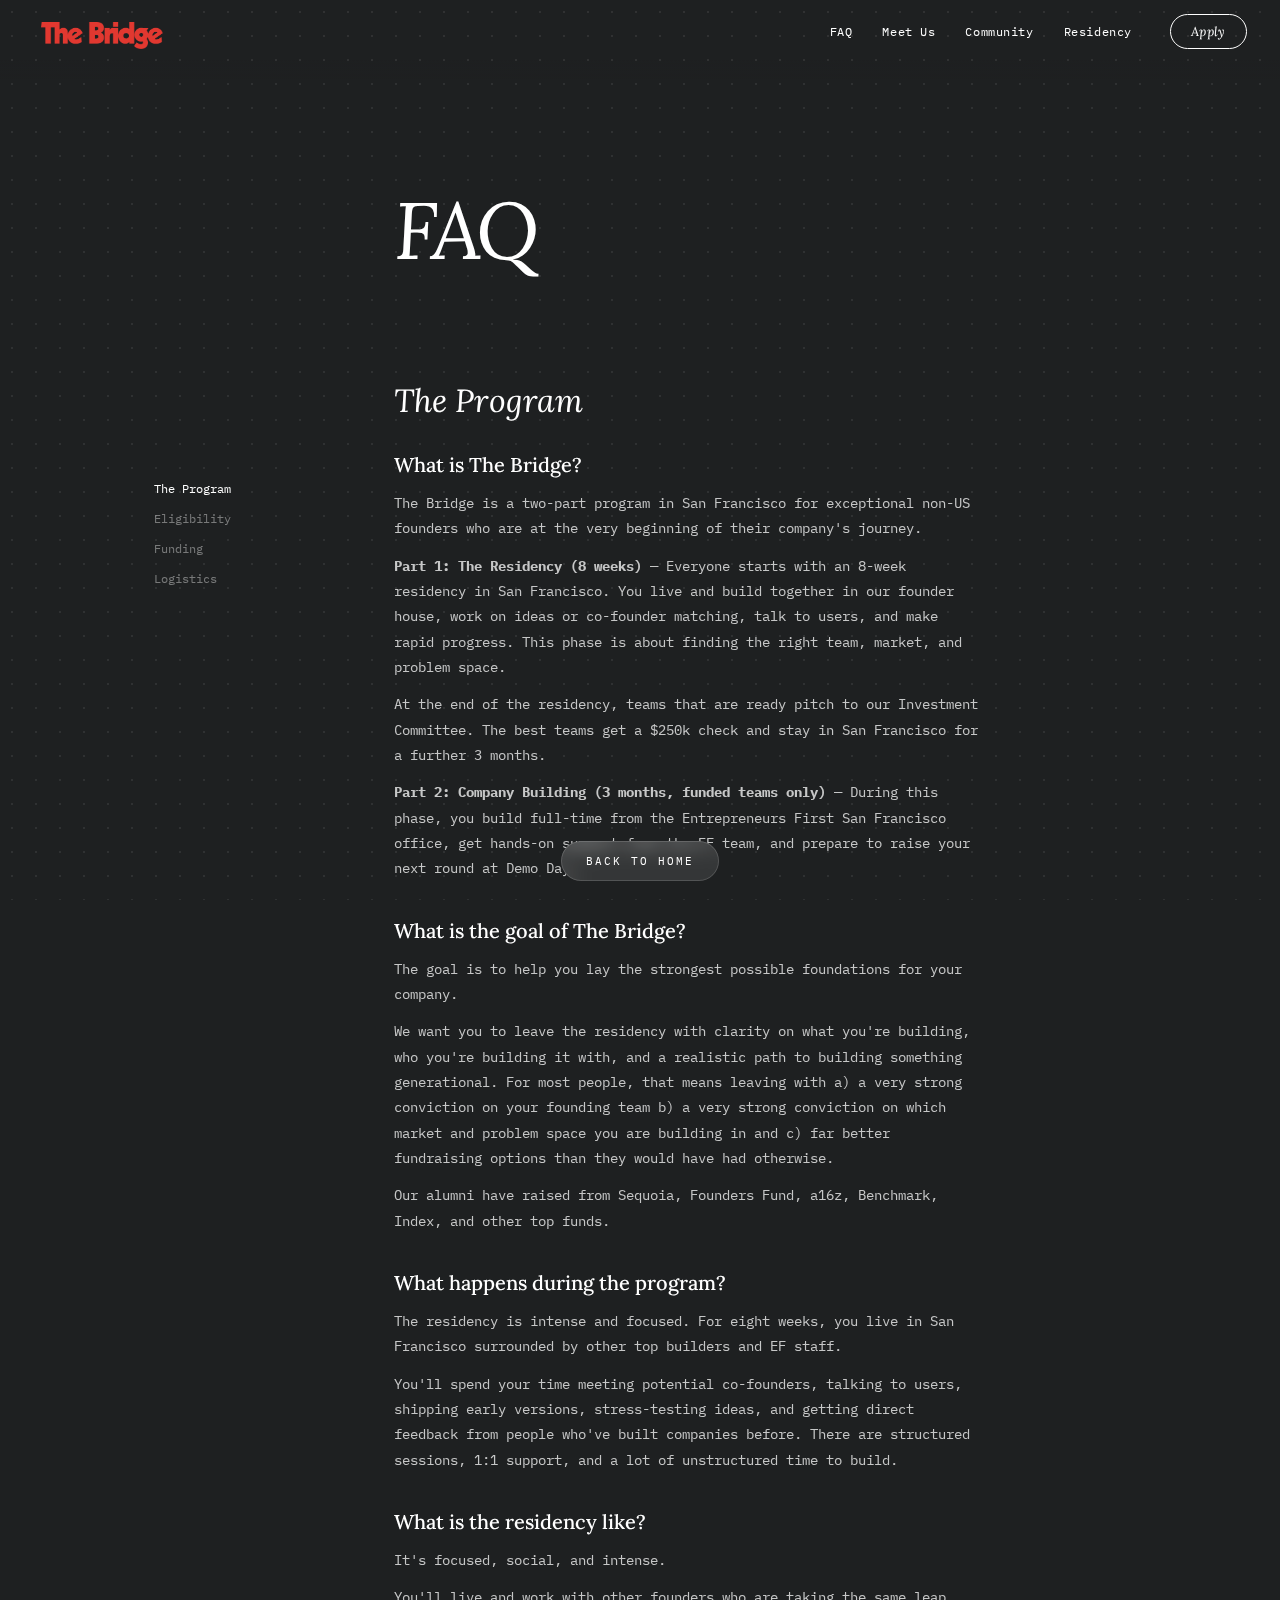
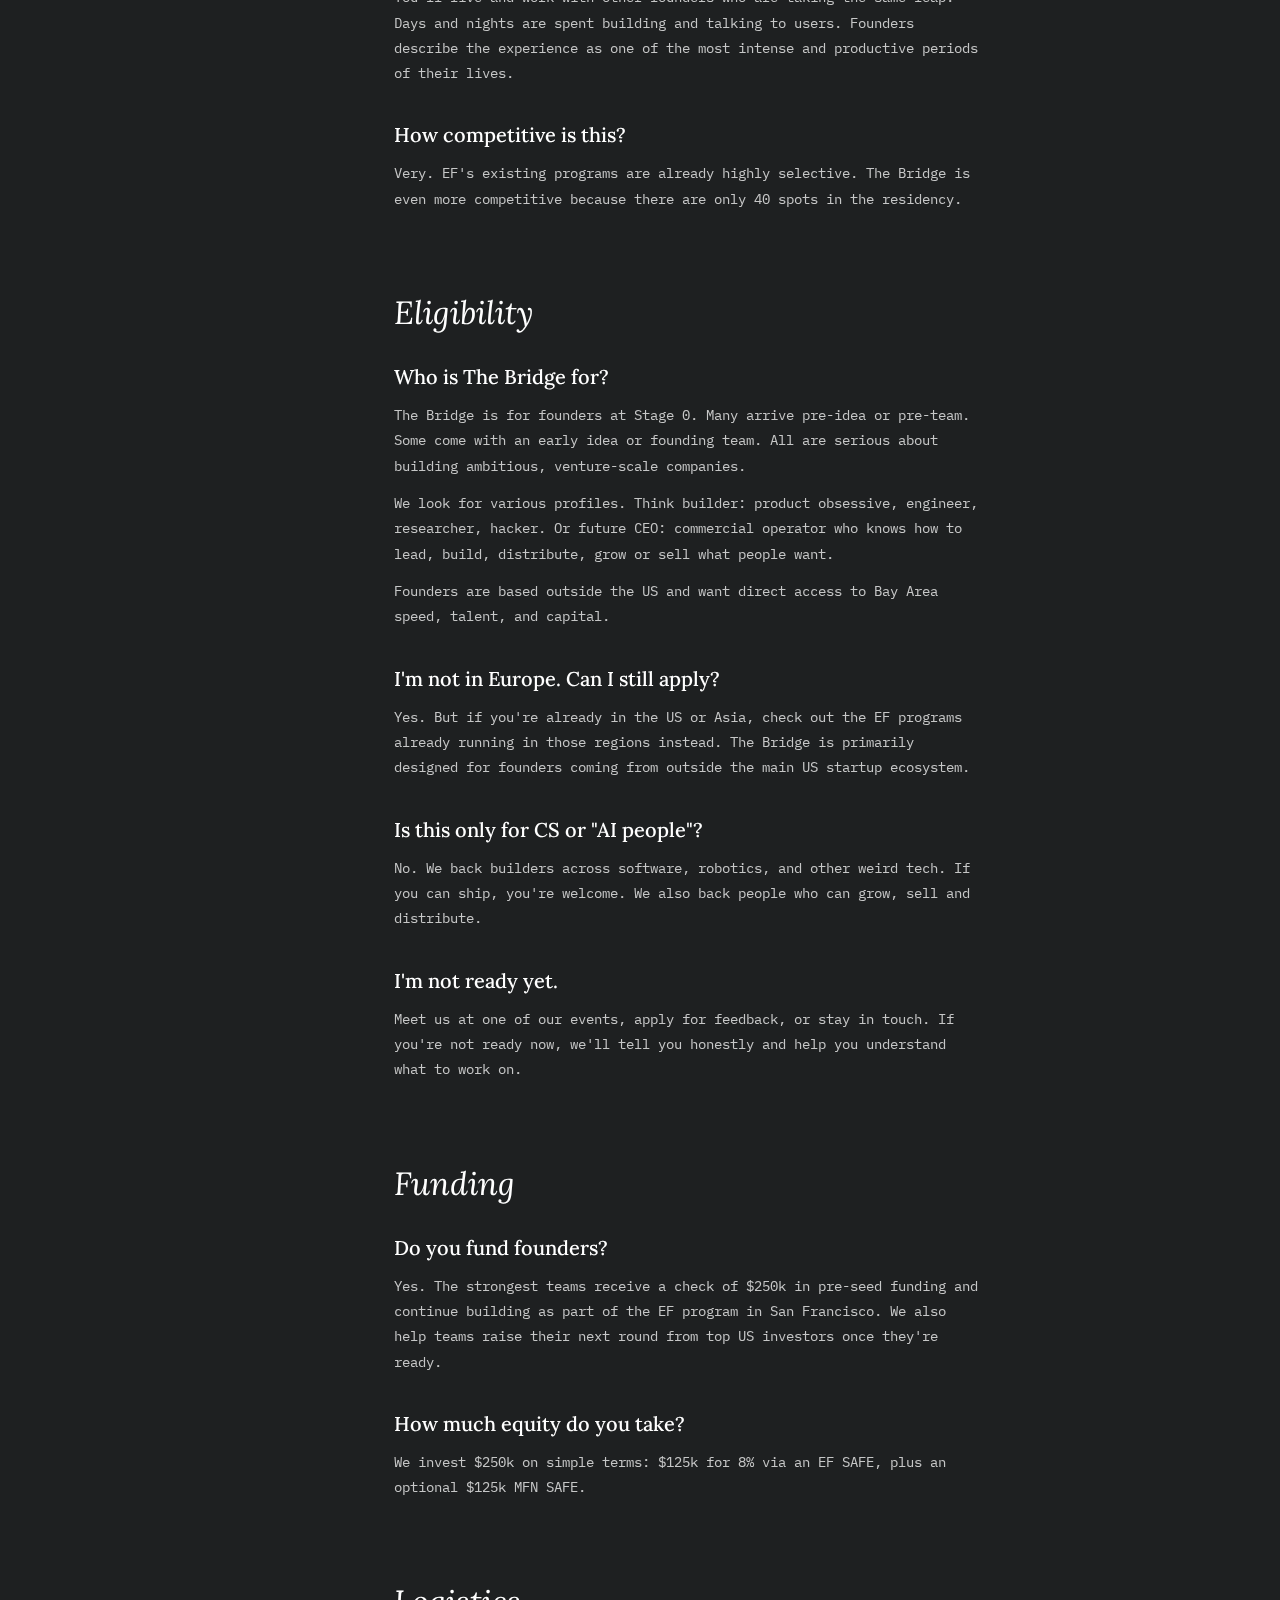
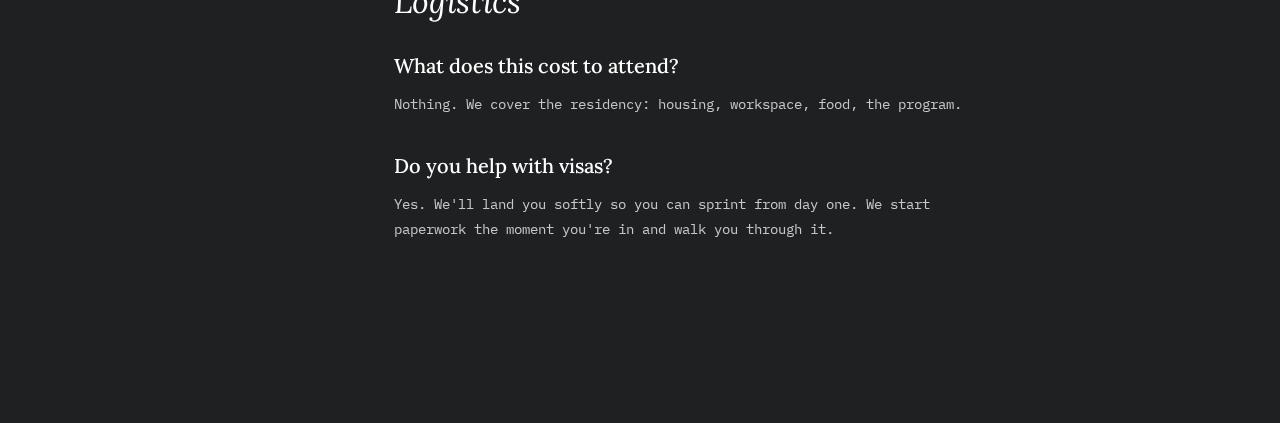
<file: faq/index.html>
<!DOCTYPE html>
<html lang="en">
<head>
    <meta charset="UTF-8">
    <meta name="viewport" content="width=device-width, initial-scale=1.0">
    <title>FAQ - The Bridge</title>
    <!-- Vercel Analytics -->
    <script defer ></script>
    <!-- Google Analytics -->
    <script async src="https://www.googletagmanager.com/gtag/js?id=G-M4JZJVEZE9"></script>
    <script>
        window.dataLayer = window.dataLayer || [];
        function gtag(){dataLayer.push(arguments);}
        gtag('js', new Date());
        gtag('config', 'G-M4JZJVEZE9');
    </script>
    <link rel="icon" type="image/png" href="../assets/favicon.png">
    <link rel="preconnect" href="https://fonts.googleapis.com">
    <link rel="preconnect" href="https://fonts.gstatic.com" crossorigin>
    <link href="https://fonts.googleapis.com/css2?family=IBM+Plex+Mono:wght@400;500&family=Instrument+Sans:wght@400;500;600;700&family=Lora:ital,wght@0,400;0,500;1,400;1,500&display=swap" rel="stylesheet">
    <style>
        * {
            margin: 0;
            padding: 0;
            box-sizing: border-box;
        }

        body {
            font-family: 'Courier New', monospace;
            min-height: 100vh;
            transition: background-color 0.5s ease, color 0.5s ease;
        }

        /* Night mode */
        body.night-mode {
            background-color: #1E2021;
            color: #FFFFFF;
        }

        /* Day mode */
        body.day-mode {
            background-color: #EFECD4;
            color: #1E1E1E;
        }

        /* Dot pattern background */
        .dot-pattern {
            position: fixed;
            top: 0;
            left: 0;
            width: 100%;
            height: 100%;
            z-index: 0;
            pointer-events: none;
            transition: background-image 0.5s ease;
        }

        body.night-mode .dot-pattern {
            background-image: radial-gradient(rgba(255, 255, 255, 0.08) 1px, transparent 1px);
            background-size: 24px 24px;
        }

        body.day-mode .dot-pattern {
            background-image: radial-gradient(rgba(30, 30, 30, 0.1) 1px, transparent 1px);
            background-size: 24px 24px;
        }

        /* Header */
        #header {
            position: fixed;
            left: 0;
            right: 0;
            z-index: 10;
            display: flex;
            justify-content: space-between;
            align-items: flex-end;
            pointer-events: auto;
        }

        #header-fade {
            position: fixed;
            top: 0;
            left: 0;
            right: 0;
            height: 80px;
            z-index: 9;
            pointer-events: none;
            transition: background 0.5s ease;
        }

        body.night-mode #header-fade {
            background: linear-gradient(to bottom, #1E2021 60px, transparent 80px);
        }

        body.day-mode #header-fade {
            background: linear-gradient(to bottom, #EFECD4 60px, transparent 80px);
        }

        #header-fade::after {
            content: '';
            position: absolute;
            top: 0;
            left: 0;
            right: 0;
            bottom: 0;
            pointer-events: none;
            background-size: 24px 24px;
        }

        body.night-mode #header-fade::after {
            background-image: radial-gradient(rgba(255, 255, 255, 0.08) 1px, transparent 1px);
        }

        body.day-mode #header-fade::after {
            background-image: radial-gradient(rgba(30, 30, 30, 0.1) 1px, transparent 1px);
        }

        #header > a {
            display: flex;
            align-items: flex-end;
        }

        #logo {
            height: 24px;
            filter: brightness(0) saturate(100%) invert(27%) sepia(95%) saturate(2041%) hue-rotate(344deg) brightness(91%) contrast(93%);
        }

        #apply-btn {
            font-family: 'Lora', serif;
            font-size: clamp(10px, 1vw, 13px);
            font-style: italic;
            font-weight: 400;
            background-color: transparent;
            text-decoration: none;
            letter-spacing: 0.02em;
            padding: 8px 20px;
            border-radius: 50px;
            transition: all 0.2s ease;
        }

        body.night-mode #apply-btn {
            color: #FFFFFF;
            border: 1px solid #FFFFFF;
        }

        body.night-mode #apply-btn:hover {
            background-color: #FFFFFF;
            color: #1E1E1E;
        }

        body.day-mode #apply-btn {
            color: #1E1E1E;
            border: 1px solid #1E1E1E;
        }

        body.day-mode #apply-btn:hover {
            background-color: #1E1E1E;
            color: #EFECD4;
        }

        .header-right {
            display: flex;
            align-items: center;
            gap: clamp(15px, 3vw, 40px);
        }

        #nav-menu {
            display: flex;
            gap: clamp(12px, 2.5vw, 30px);
        }

        #nav-menu a {
            font-family: 'IBM Plex Mono', monospace;
            font-size: clamp(9px, 0.9vw, 12px);
            text-decoration: none;
            letter-spacing: 0.05em;
            transition: opacity 0.2s ease, color 0.5s ease;
        }

        body.night-mode #nav-menu a { color: #FFFFFF; }
        body.day-mode #nav-menu a { color: #1E1E1E; }

        #nav-menu a:hover {
            opacity: 0.6;
        }

        /* Mobile menu hamburger */
        #menu-toggle {
            display: none;
            width: 20px;
            height: 20px;
            cursor: pointer;
            z-index: 101;
            position: relative;
        }

        #menu-toggle .dot {
            position: absolute;
            width: 3px;
            height: 3px;
            border-radius: 50%;
            transition: all 0.3s ease;
        }

        body.night-mode #menu-toggle .dot { background-color: #FFFFFF; }
        body.day-mode #menu-toggle .dot { background-color: #1E1E1E; }

        #menu-toggle .dot:nth-child(1) { top: 0; left: 0; }
        #menu-toggle .dot:nth-child(2) { top: 0; left: 50%; transform: translateX(-50%); }
        #menu-toggle .dot:nth-child(3) { top: 0; right: 0; }
        #menu-toggle .dot:nth-child(4) { top: 50%; left: 0; transform: translateY(-50%); }
        #menu-toggle .dot:nth-child(5) { top: 50%; left: 50%; transform: translate(-50%, -50%); }
        #menu-toggle .dot:nth-child(6) { top: 50%; right: 0; transform: translateY(-50%); }
        #menu-toggle .dot:nth-child(7) { bottom: 0; left: 0; }
        #menu-toggle .dot:nth-child(8) { bottom: 0; left: 50%; transform: translateX(-50%); }
        #menu-toggle .dot:nth-child(9) { bottom: 0; right: 0; }

        #menu-toggle.open .dot:nth-child(1) { top: 50%; left: 50%; transform: translate(-50%, -50%) translate(-6px, -6px); }
        #menu-toggle.open .dot:nth-child(2) { opacity: 0; }
        #menu-toggle.open .dot:nth-child(3) { top: 50%; right: auto; left: 50%; transform: translate(-50%, -50%) translate(6px, -6px); }
        #menu-toggle.open .dot:nth-child(4) { opacity: 0; }
        #menu-toggle.open .dot:nth-child(5) { transform: translate(-50%, -50%); }
        #menu-toggle.open .dot:nth-child(6) { opacity: 0; }
        #menu-toggle.open .dot:nth-child(7) { bottom: auto; top: 50%; left: 50%; transform: translate(-50%, -50%) translate(-6px, 6px); }
        #menu-toggle.open .dot:nth-child(8) { opacity: 0; }
        #menu-toggle.open .dot:nth-child(9) { bottom: auto; top: 50%; right: auto; left: 50%; transform: translate(-50%, -50%) translate(6px, 6px); }

        #mobile-menu {
            display: none;
            position: fixed;
            top: 0;
            left: 0;
            right: 0;
            bottom: 0;
            z-index: 100;
            flex-direction: column;
            justify-content: center;
            align-items: flex-start;
            padding: 0 15%;
            gap: 0;
        }

        body.night-mode #mobile-menu { background-color: #1E1E1E; }
        body.day-mode #mobile-menu { background-color: #EFECD4; }

        #mobile-menu.open {
            display: flex;
        }

        #mobile-menu a {
            font-family: 'IBM Plex Mono', monospace;
            font-size: 14px;
            text-decoration: none;
            transition: all 0.2s ease;
            padding: 12px 0;
            display: flex;
            align-items: center;
            gap: 15px;
            width: 100%;
        }

        body.night-mode #mobile-menu a {
            color: #FFFFFF;
            border-bottom: 1px solid rgba(255, 255, 255, 0.1);
        }
        body.night-mode #mobile-menu a:first-child {
            border-top: 1px solid rgba(255, 255, 255, 0.1);
        }

        body.day-mode #mobile-menu a {
            color: #1E1E1E;
            border-bottom: 1px solid rgba(30, 30, 30, 0.1);
        }
        body.day-mode #mobile-menu a:first-child {
            border-top: 1px solid rgba(30, 30, 30, 0.1);
        }

        #mobile-menu a::before {
            content: attr(data-index);
            font-size: 10px;
            opacity: 0.4;
            min-width: 20px;
        }

        #mobile-menu a:hover {
            padding-left: 10px;
        }

        @media (max-width: 600px) {
            #nav-menu {
                display: none;
            }

            #menu-toggle {
                display: flex;
            }
        }

        /* Main layout */
        .main-layout {
            display: flex;
            max-width: 1100px;
            margin: 0 auto;
            padding: 0 5%;
            position: relative;
            z-index: 1;
        }

        /* Category navigation - left sidebar */
        .category-nav {
            position: sticky;
            top: 120px;
            width: 180px;
            flex-shrink: 0;
            padding-top: 40vh;
            align-self: flex-start;
        }

        .category-nav ul {
            list-style: none;
            display: flex;
            flex-direction: column;
            gap: 12px;
        }

        .category-nav a {
            font-family: 'IBM Plex Mono', monospace;
            font-size: 12px;
            text-decoration: none;
            opacity: 0.4;
            transition: opacity 0.2s, color 0.5s ease;
        }

        body.night-mode .category-nav a { color: #FFFFFF; }
        body.day-mode .category-nav a { color: #1E1E1E; }

        .category-nav a:hover,
        .category-nav a.active {
            opacity: 1;
        }

        /* Content */
        #content {
            flex: 1;
            max-width: 650px;
            padding-left: 60px;
        }

        /* Hero */
        .hero {
            min-height: 40vh;
            display: flex;
            flex-direction: column;
            justify-content: center;
            align-items: flex-start;
            padding-top: 100px;
        }

        .hero h1 {
            font-family: 'Lora', serif;
            font-size: clamp(48px, 10vw, 80px);
            font-weight: 400;
            font-style: italic;
            letter-spacing: -0.03em;
            line-height: 0.9;
            transition: color 0.5s ease;
        }

        body.night-mode .hero h1 { color: #FFFFFF; }
        body.day-mode .hero h1 { color: #1E1E1E; }

        /* FAQ Sections */
        .faq-section {
            margin-bottom: 60px;
        }

        .faq-section h2 {
            font-family: 'Lora', serif;
            font-size: clamp(24px, 4vw, 32px);
            font-weight: 400;
            font-style: italic;
            margin-bottom: 30px;
            padding-top: 20px;
        }

        .faq-item {
            margin-bottom: 35px;
        }

        .faq-question {
            font-family: 'Lora', serif;
            font-size: clamp(16px, 2vw, 20px);
            font-weight: 500;
            margin-bottom: 12px;
            line-height: 1.4;
        }

        .faq-answer {
            font-family: 'IBM Plex Mono', monospace;
            font-size: clamp(13px, 1.1vw, 15px);
            line-height: 1.8;
            opacity: 0.75;
        }

        .faq-answer p {
            margin-bottom: 12px;
        }

        .faq-answer p:last-child {
            margin-bottom: 0;
        }

        /* Footer spacing */
        .footer-space {
            height: 120px;
        }

        /* Mobile */
        @media (max-width: 768px) {
            .main-layout {
                flex-direction: column;
            }

            .category-nav {
                display: none;
            }

            #content {
                padding-left: 0;
            }

            .hero {
                padding-top: 100px;
                min-height: 30vh;
            }
        }

        /* Back link */
        .back-link {
            position: fixed;
            bottom: 30px;
            left: 0;
            right: 0;
            text-align: center;
            z-index: 10;
        }

        .back-link a {
            font-family: 'IBM Plex Mono', monospace;
            font-size: 11px;
            text-decoration: none;
            letter-spacing: 2px;
            transition: all 0.2s;
            backdrop-filter: blur(10px);
            -webkit-backdrop-filter: blur(10px);
            padding: 12px 24px;
            border-radius: 50px;
        }

        body.night-mode .back-link a {
            color: #FFFFFF;
            background: rgba(255, 255, 255, 0.1);
            border: 1px solid rgba(255, 255, 255, 0.15);
        }
        body.night-mode .back-link a:hover {
            background: rgba(255, 255, 255, 0.2);
        }

        body.day-mode .back-link a {
            color: #1E1E1E;
            background: rgba(239, 236, 212, 0.9);
            border: 1px solid rgba(30, 30, 30, 0.15);
        }
        body.day-mode .back-link a:hover {
            background: rgba(30, 30, 30, 0.1);
        }
    </style>
</head>
<body>

<!-- Dot pattern background -->
<div class="dot-pattern"></div>

<!-- Fade overlay -->
<div id="header-fade"></div>

<!-- Header -->
<div id="header">
    <a href="../"><img id="logo" src="../assets/logo.png" alt="The Bridge"></a>
    <div class="header-right">
        <nav id="nav-menu">
            <a href="../faq">FAQ</a>
            <a href="../meet-us">Meet Us</a>
            <a href="../community">Community</a>
            <a href="../residency">Residency</a>
        </nav>
        <a id="apply-btn" href="../apply">Apply</a>
        <div id="menu-toggle">
            <span class="dot"></span>
            <span class="dot"></span>
            <span class="dot"></span>
            <span class="dot"></span>
            <span class="dot"></span>
            <span class="dot"></span>
            <span class="dot"></span>
            <span class="dot"></span>
            <span class="dot"></span>
        </div>
    </div>
</div>

<!-- Mobile menu overlay -->
<div id="mobile-menu">
    <a href="../" data-index="01">Home</a>
    <a href="../residency" data-index="02">Residency</a>
    <a href="../faq" data-index="03">FAQ</a>
    <a href="../meet-us" data-index="04">Meet Us</a>
    <a href="../apply" data-index="05">Apply</a>
</div>

<div class="main-layout">
    <!-- Category navigation - left sidebar -->
    <nav class="category-nav">
        <ul>
            <li><a href="#program" class="active">The Program</a></li>
            <li><a href="#eligibility">Eligibility</a></li>
            <li><a href="#funding">Funding</a></li>
            <li><a href="#logistics">Logistics</a></li>
        </ul>
    </nav>

    <div id="content">
        <!-- Hero -->
        <div class="hero">
            <h1>FAQ</h1>
        </div>

        <!-- The Program -->
    <section class="faq-section" id="program">
        <h2>The Program</h2>

        <div class="faq-item">
            <div class="faq-question">What is The Bridge?</div>
            <div class="faq-answer">
                <p>The Bridge is a two-part program in San Francisco for exceptional non-US founders who are at the very beginning of their company's journey.</p>
                <p><strong>Part 1: The Residency (8 weeks)</strong> — Everyone starts with an 8-week residency in San Francisco. You live and build together in our founder house, work on ideas or co-founder matching, talk to users, and make rapid progress. This phase is about finding the right team, market, and problem space.</p>
                <p>At the end of the residency, teams that are ready pitch to our Investment Committee. The best teams get a $250k check and stay in San Francisco for a further 3 months.</p>
                <p><strong>Part 2: Company Building (3 months, funded teams only)</strong> — During this phase, you build full-time from the Entrepreneurs First San Francisco office, get hands-on support from the EF team, and prepare to raise your next round at Demo Day.</p>
            </div>
        </div>

        <div class="faq-item">
            <div class="faq-question">What is the goal of The Bridge?</div>
            <div class="faq-answer">
                <p>The goal is to help you lay the strongest possible foundations for your company.</p>
                <p>We want you to leave the residency with clarity on what you're building, who you're building it with, and a realistic path to building something generational. For most people, that means leaving with a) a very strong conviction on your founding team b) a very strong conviction on which market and problem space you are building in and c) far better fundraising options than they would have had otherwise.</p>
                <p>Our alumni have raised from Sequoia, Founders Fund, a16z, Benchmark, Index, and other top funds.</p>
            </div>
        </div>

        <div class="faq-item">
            <div class="faq-question">What happens during the program?</div>
            <div class="faq-answer">
                <p>The residency is intense and focused. For eight weeks, you live in San Francisco surrounded by other top builders and EF staff.</p>
                <p>You'll spend your time meeting potential co-founders, talking to users, shipping early versions, stress-testing ideas, and getting direct feedback from people who've built companies before. There are structured sessions, 1:1 support, and a lot of unstructured time to build.</p>
            </div>
        </div>

        <div class="faq-item">
            <div class="faq-question">What is the residency like?</div>
            <div class="faq-answer">
                <p>It's focused, social, and intense.</p>
                <p>You'll live and work with other founders who are taking the same leap. Days and nights are spent building and talking to users. Founders describe the experience as one of the most intense and productive periods of their lives.</p>
            </div>
        </div>

        <div class="faq-item">
            <div class="faq-question">How competitive is this?</div>
            <div class="faq-answer">
                <p>Very. EF's existing programs are already highly selective. The Bridge is even more competitive because there are only 40 spots in the residency.</p>
            </div>
        </div>
    </section>

    <!-- Eligibility -->
    <section class="faq-section" id="eligibility">
        <h2>Eligibility</h2>

        <div class="faq-item">
            <div class="faq-question">Who is The Bridge for?</div>
            <div class="faq-answer">
                <p>The Bridge is for founders at Stage 0. Many arrive pre-idea or pre-team. Some come with an early idea or founding team. All are serious about building ambitious, venture-scale companies.</p>
                <p>We look for various profiles. Think builder: product obsessive, engineer, researcher, hacker. Or future CEO: commercial operator who knows how to lead, build, distribute, grow or sell what people want.</p>
                <p>Founders are based outside the US and want direct access to Bay Area speed, talent, and capital.</p>
            </div>
        </div>

        <div class="faq-item">
            <div class="faq-question">I'm not in Europe. Can I still apply?</div>
            <div class="faq-answer">
                <p>Yes. But if you're already in the US or Asia, check out the EF programs already running in those regions instead. The Bridge is primarily designed for founders coming from outside the main US startup ecosystem.</p>
            </div>
        </div>

        <div class="faq-item">
            <div class="faq-question">Is this only for CS or "AI people"?</div>
            <div class="faq-answer">
                <p>No. We back builders across software, robotics, and other weird tech. If you can ship, you're welcome. We also back people who can grow, sell and distribute.</p>
            </div>
        </div>

        <div class="faq-item">
            <div class="faq-question">I'm not ready yet.</div>
            <div class="faq-answer">
                <p>Meet us at one of our events, apply for feedback, or stay in touch. If you're not ready now, we'll tell you honestly and help you understand what to work on.</p>
            </div>
        </div>
    </section>

    <!-- Funding -->
    <section class="faq-section" id="funding">
        <h2>Funding</h2>

        <div class="faq-item">
            <div class="faq-question">Do you fund founders?</div>
            <div class="faq-answer">
                <p>Yes. The strongest teams receive a check of $250k in pre-seed funding and continue building as part of the EF program in San Francisco. We also help teams raise their next round from top US investors once they're ready.</p>
            </div>
        </div>

        <div class="faq-item">
            <div class="faq-question">How much equity do you take?</div>
            <div class="faq-answer">
                <p>We invest $250k on simple terms: $125k for 8% via an EF SAFE, plus an optional $125k MFN SAFE.</p>
            </div>
        </div>
    </section>

    <!-- Logistics -->
    <section class="faq-section" id="logistics">
        <h2>Logistics</h2>

        <div class="faq-item">
            <div class="faq-question">What does this cost to attend?</div>
            <div class="faq-answer">
                <p>Nothing. We cover the residency: housing, workspace, food, the program.</p>
            </div>
        </div>

        <div class="faq-item">
            <div class="faq-question">Do you help with visas?</div>
            <div class="faq-answer">
                <p>Yes. We'll land you softly so you can sprint from day one. We start paperwork the moment you're in and walk you through it.</p>
            </div>
        </div>
    </section>

        <div class="footer-space"></div>
    </div>
</div>

<div class="back-link">
    <a href="../">BACK TO HOME</a>
</div>

<script>
// Day/Night mode detection - same logic as index.html
function isDayInEurope() {
    var now = new Date();
    var europeTime = new Date(now.toLocaleString('en-US', { timeZone: 'Europe/Paris' }));
    var hour = europeTime.getHours();
    return hour >= 8 && hour < 19;
}

var isDay = isDayInEurope();

function applyTheme() {
    if (isDay) {
        document.body.classList.remove('night-mode');
        document.body.classList.add('day-mode');
    } else {
        document.body.classList.remove('day-mode');
        document.body.classList.add('night-mode');
    }
}

// Apply theme immediately
applyTheme();

// Check every minute if time changed
setInterval(function() {
    var newIsDay = isDayInEurope();
    if (newIsDay !== isDay) {
        isDay = newIsDay;
        applyTheme();
    }
}, 60000);

// Positionnement du header
function positionHeader() {
    var header = document.getElementById('header');
    var baseSize = Math.min(window.innerWidth, window.innerHeight);
    var dotSpacing = Math.max(8, baseSize * 0.01);
    var marginSide = baseSize * 0.035;
    var marginTop = Math.max(50, baseSize * 0.06);

    var cols = Math.ceil(window.innerWidth / dotSpacing) + 1;
    var rows = Math.ceil(window.innerHeight / dotSpacing) + 1;

    var firstDotX, lastDotX, firstDotY;
    for (var c = 0; c < cols; c++) {
        var px = c * dotSpacing + dotSpacing / 2;
        if (px >= marginSide && firstDotX === undefined) firstDotX = px;
        if (px <= window.innerWidth - marginSide) lastDotX = px;
    }
    for (var r = 0; r < rows; r++) {
        var py = r * dotSpacing + dotSpacing / 2;
        if (py >= marginTop && firstDotY === undefined) firstDotY = py;
    }

    var dotZoneX = firstDotX;
    var dotZoneY = firstDotY;
    var dotZoneWidth = lastDotX - firstDotX;

    var headerTopMargin = marginSide * 0.5;
    header.style.top = headerTopMargin + 'px';
    header.style.height = (dotZoneY - headerTopMargin - 10) + 'px';
    header.style.paddingLeft = dotZoneX + 'px';
    header.style.paddingRight = (window.innerWidth - dotZoneX - dotZoneWidth) + 'px';

    var logo = document.getElementById('logo');
    logo.style.height = Math.max(18, baseSize * 0.03) + 'px';
}

// Smooth scroll for anchor links
var navLinks = document.querySelectorAll('.category-nav a');
navLinks.forEach(function(link) {
    link.addEventListener('click', function(e) {
        e.preventDefault();
        var target = document.querySelector(this.getAttribute('href'));
        if (target) {
            target.scrollIntoView({ behavior: 'smooth', block: 'start' });
        }
        // Update active state
        navLinks.forEach(function(l) { l.classList.remove('active'); });
        this.classList.add('active');
    });
});

// Update active nav on scroll
var sections = document.querySelectorAll('.faq-section');
window.addEventListener('scroll', function() {
    var scrollPos = window.scrollY + 200;
    sections.forEach(function(section) {
        if (section.offsetTop <= scrollPos && section.offsetTop + section.offsetHeight > scrollPos) {
            navLinks.forEach(function(link) {
                link.classList.remove('active');
                if (link.getAttribute('href') === '#' + section.id) {
                    link.classList.add('active');
                }
            });
        }
    });
});

window.addEventListener('resize', positionHeader);
positionHeader();

// Mobile menu toggle
var menuToggle = document.getElementById('menu-toggle');
var mobileMenu = document.getElementById('mobile-menu');

menuToggle.addEventListener('click', function() {
    menuToggle.classList.toggle('open');
    mobileMenu.classList.toggle('open');
});
</script>

</body>
</html>
</file>
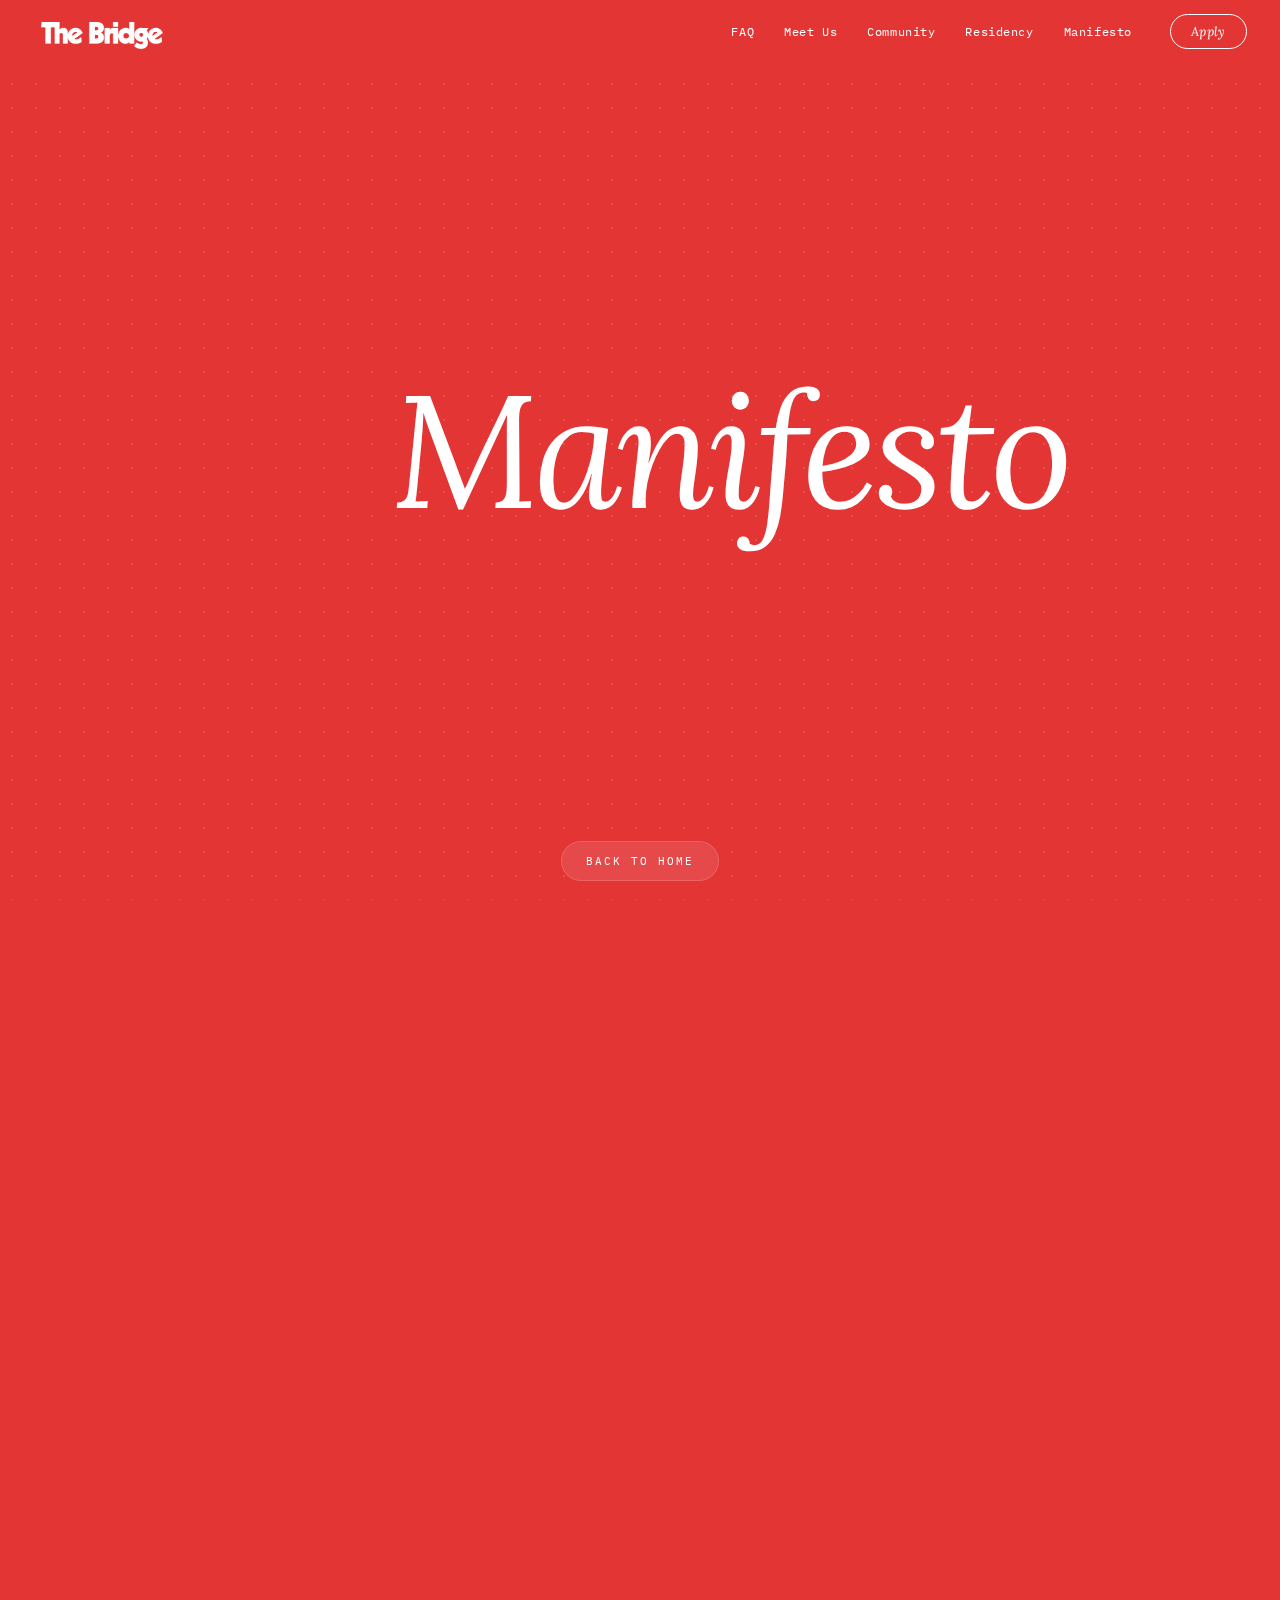
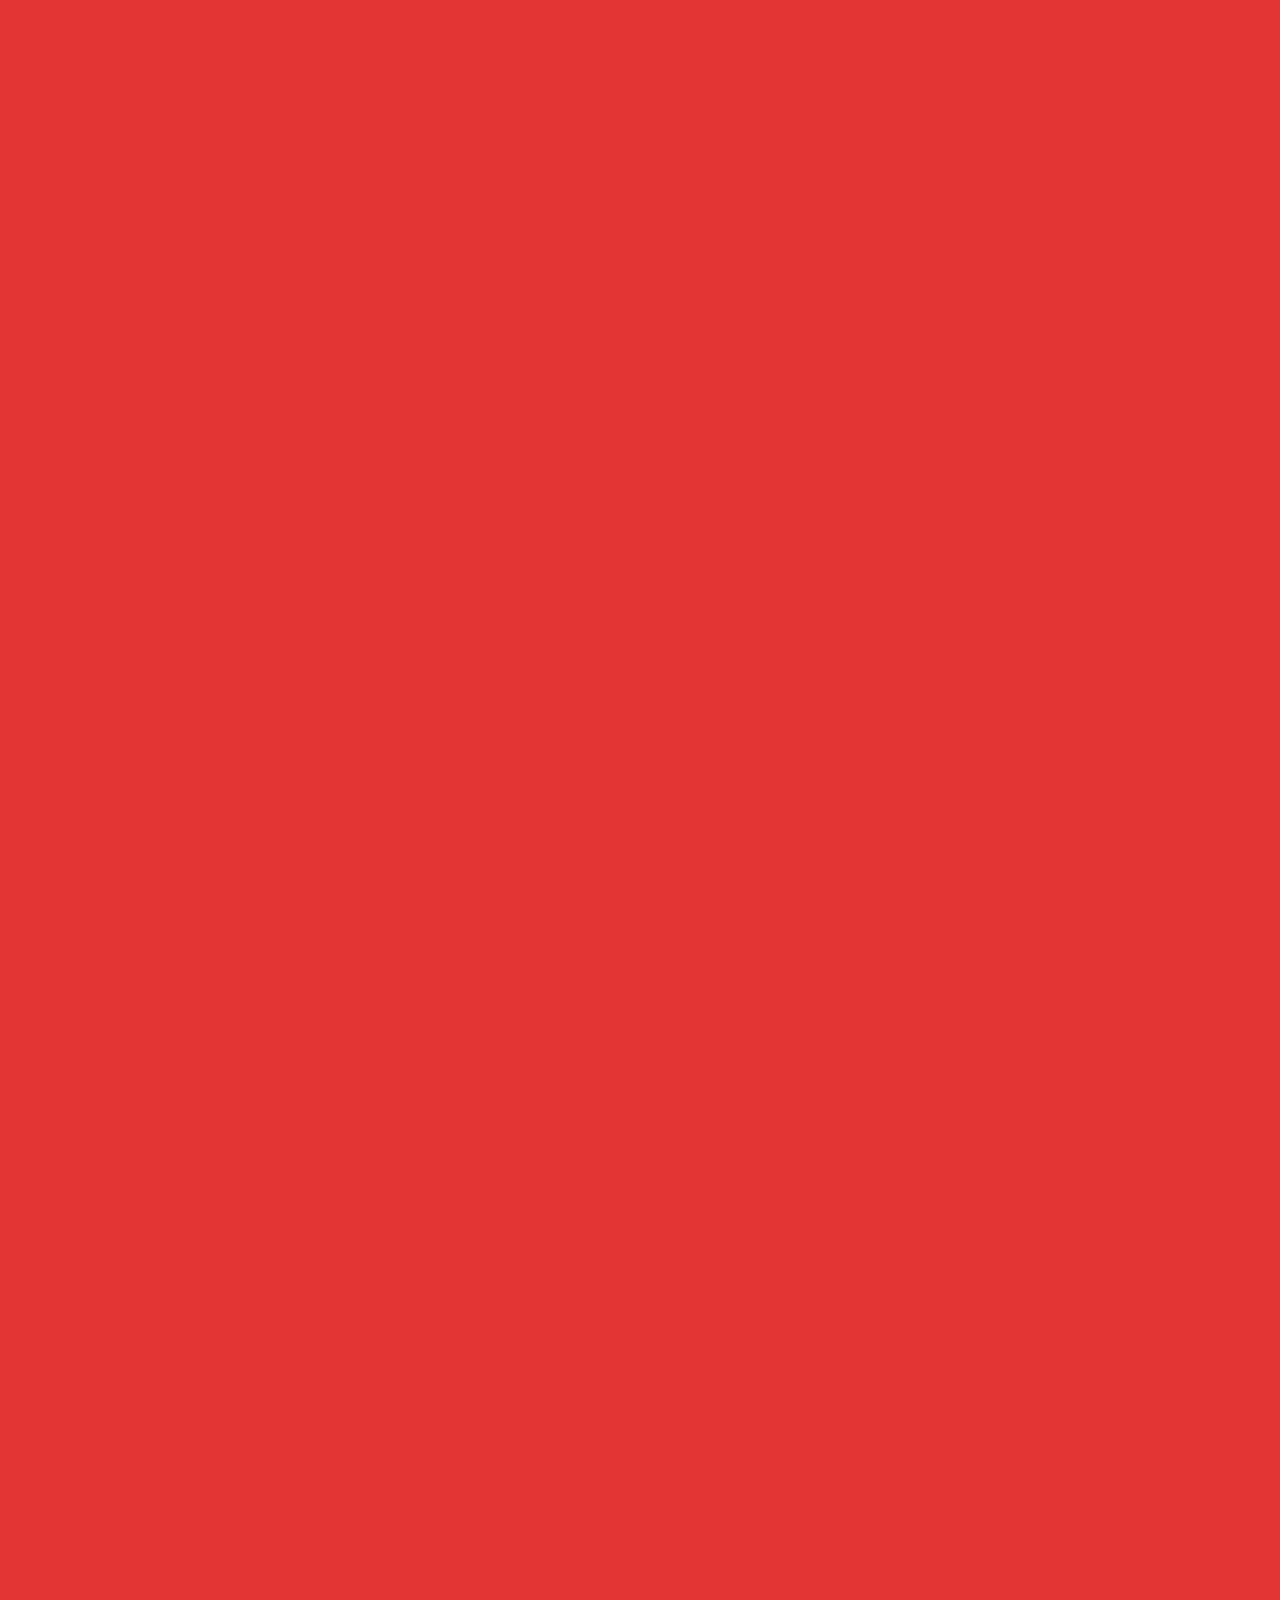
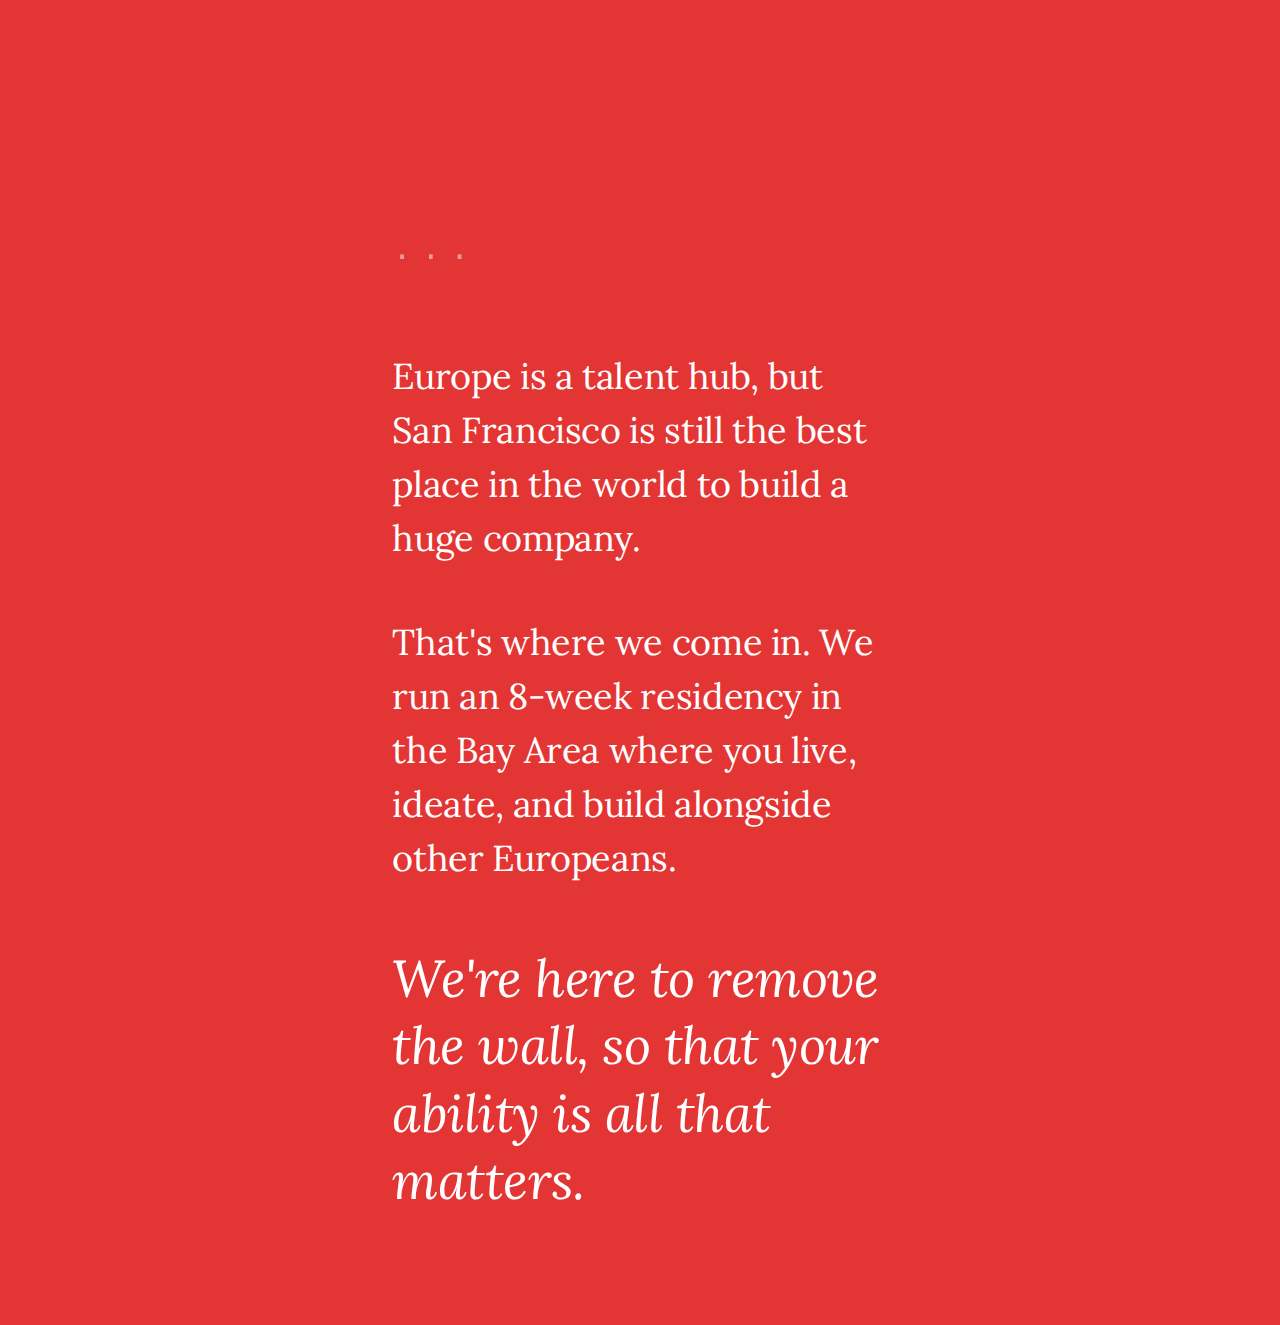
<file: manifesto/index.html>
<!DOCTYPE html>
<html lang="en">
<head>
    <meta charset="UTF-8">
    <meta name="viewport" content="width=device-width, initial-scale=1.0">
    <title>Manifesto - The Bridge</title>
    <!-- Vercel Analytics -->
    <script defer ></script>
    <!-- Google Analytics -->
    <script async src="https://www.googletagmanager.com/gtag/js?id=G-M4JZJVEZE9"></script>
    <script>
        window.dataLayer = window.dataLayer || [];
        function gtag(){dataLayer.push(arguments);}
        gtag('js', new Date());
        gtag('config', 'G-M4JZJVEZE9');
    </script>
    <link rel="icon" type="image/png" href="../assets/favicon.png">
    <link rel="preconnect" href="https://fonts.googleapis.com">
    <link rel="preconnect" href="https://fonts.gstatic.com" crossorigin>
    <link href="https://fonts.googleapis.com/css2?family=IBM+Plex+Mono:wght@400;500&family=Instrument+Sans:wght@400;500;600;700&family=Lora:ital,wght@0,400;0,500;1,400;1,500&display=swap" rel="stylesheet">
    <style>
        * {
            margin: 0;
            padding: 0;
            box-sizing: border-box;
        }

        body {
            background-color: #E43535;
            font-family: 'Courier New', monospace;
            color: #FFFFFF;
            min-height: 100vh;
        }

        /* Dot pattern background */
        .dot-pattern {
            position: fixed;
            top: 0;
            left: 0;
            width: 100%;
            height: 100%;
            z-index: 0;
            pointer-events: none;
            background-image: radial-gradient(rgba(255, 255, 255, 0.12) 1px, transparent 1px);
            background-size: 24px 24px;
        }

        /* Header - identique à index.html */
        #header {
            position: fixed;
            left: 0;
            right: 0;
            z-index: 10;
            display: flex;
            justify-content: space-between;
            align-items: flex-end;
            pointer-events: auto;
        }

        /* Fade overlay - clips content approaching header */
        #header-fade {
            position: fixed;
            top: 0;
            left: 0;
            right: 0;
            height: 80px;
            background: linear-gradient(to bottom, #E43535 0%, #E43535 60px, transparent 80px);
            z-index: 9;
            pointer-events: none;
        }

        #header a {
            display: flex;
            align-items: flex-end;
        }

        #logo {
            height: 24px;
            filter: brightness(0) invert(1);
        }

        #apply-btn {
            font-family: 'Lora', serif;
            font-size: clamp(10px, 1vw, 13px);
            font-style: italic;
            font-weight: 400;
            color: #FFFFFF;
            background-color: transparent;
            border: 1px solid #FFFFFF;
            text-decoration: none;
            letter-spacing: 0.02em;
            padding: 8px 20px;
            border-radius: 50px;
            transition: all 0.2s ease;
        }

        #apply-btn:hover {
            background-color: #FFFFFF;
            color: #E43535;
        }

        .header-right {
            display: flex;
            align-items: center;
            gap: clamp(15px, 3vw, 40px);
        }

        #nav-menu {
            display: flex;
            gap: clamp(12px, 2.5vw, 30px);
        }

        #nav-menu a {
            font-family: 'IBM Plex Mono', monospace;
            font-size: clamp(9px, 0.9vw, 12px);
            color: #FFFFFF;
            text-decoration: none;
            letter-spacing: 0.05em;
            transition: opacity 0.2s ease;
        }

        #nav-menu a:hover {
            opacity: 0.6;
        }

        /* Mobile menu hamburger - dot matrix style */
        #menu-toggle {
            display: none;
            width: 20px;
            height: 20px;
            cursor: pointer;
            z-index: 101;
            position: relative;
        }

        #menu-toggle .dot {
            position: absolute;
            width: 3px;
            height: 3px;
            background-color: #FFFFFF;
            border-radius: 50%;
            transition: all 0.3s ease;
        }

        /* Grille 3x3 de points */
        #menu-toggle .dot:nth-child(1) { top: 0; left: 0; }
        #menu-toggle .dot:nth-child(2) { top: 0; left: 50%; transform: translateX(-50%); }
        #menu-toggle .dot:nth-child(3) { top: 0; right: 0; }
        #menu-toggle .dot:nth-child(4) { top: 50%; left: 0; transform: translateY(-50%); }
        #menu-toggle .dot:nth-child(5) { top: 50%; left: 50%; transform: translate(-50%, -50%); }
        #menu-toggle .dot:nth-child(6) { top: 50%; right: 0; transform: translateY(-50%); }
        #menu-toggle .dot:nth-child(7) { bottom: 0; left: 0; }
        #menu-toggle .dot:nth-child(8) { bottom: 0; left: 50%; transform: translateX(-50%); }
        #menu-toggle .dot:nth-child(9) { bottom: 0; right: 0; }

        /* Animation vers X */
        #menu-toggle.open .dot:nth-child(1) { top: 50%; left: 50%; transform: translate(-50%, -50%) translate(-6px, -6px); }
        #menu-toggle.open .dot:nth-child(2) { opacity: 0; }
        #menu-toggle.open .dot:nth-child(3) { top: 50%; right: auto; left: 50%; transform: translate(-50%, -50%) translate(6px, -6px); }
        #menu-toggle.open .dot:nth-child(4) { opacity: 0; }
        #menu-toggle.open .dot:nth-child(5) { transform: translate(-50%, -50%); }
        #menu-toggle.open .dot:nth-child(6) { opacity: 0; }
        #menu-toggle.open .dot:nth-child(7) { bottom: auto; top: 50%; left: 50%; transform: translate(-50%, -50%) translate(-6px, 6px); }
        #menu-toggle.open .dot:nth-child(8) { opacity: 0; }
        #menu-toggle.open .dot:nth-child(9) { bottom: auto; top: 50%; right: auto; left: 50%; transform: translate(-50%, -50%) translate(6px, 6px); }

        /* Mobile overlay menu - terminal style */
        #mobile-menu {
            display: none;
            position: fixed;
            top: 0;
            left: 0;
            right: 0;
            bottom: 0;
            background-color: #E43535;
            z-index: 100;
            flex-direction: column;
            justify-content: center;
            align-items: flex-start;
            padding: 0 15%;
            gap: 0;
        }

        #mobile-menu.open {
            display: flex;
        }

        #mobile-menu a {
            font-family: 'IBM Plex Mono', monospace;
            font-size: 14px;
            color: #FFFFFF;
            text-decoration: none;
            transition: all 0.2s ease;
            padding: 12px 0;
            display: flex;
            align-items: center;
            gap: 15px;
            width: 100%;
            border-bottom: 1px solid rgba(255, 255, 255, 0.15);
        }

        #mobile-menu a:first-child {
            border-top: 1px solid rgba(255, 255, 255, 0.15);
        }

        #mobile-menu a::before {
            content: attr(data-index);
            font-size: 10px;
            opacity: 0.5;
            min-width: 20px;
        }

        #mobile-menu a:hover {
            padding-left: 10px;
        }

        @media (max-width: 600px) {
            #nav-menu {
                display: none;
            }

            #menu-toggle {
                display: flex;
            }
        }

        /* Content */
        #content {
            max-width: 700px;
            margin: 0 auto;
            padding: 0 8%;
        }

        /* Hero */
        .hero {
            min-height: 100vh;
            display: flex;
            flex-direction: column;
            justify-content: center;
            align-items: flex-start;
        }

        .hero h1 {
            font-family: 'Lora', serif;
            font-size: clamp(64px, 15vw, 160px);
            font-weight: 400;
            font-style: italic;
            color: #FFFFFF;
            letter-spacing: -0.03em;
            line-height: 0.9;
        }

        /* Stories */
        .stories {
            padding-bottom: 100px;
        }

        .story {
            margin-bottom: 80px;
            opacity: 0;
            transform: translateY(30px);
            transition: all 0.7s ease;
        }

        .story.visible {
            opacity: 1;
            transform: translateY(0);
        }

        .story p {
            font-family: 'Lora', serif;
            font-size: clamp(20px, 3vw, 32px);
            font-weight: 400;
            line-height: 1.6;
            letter-spacing: -0.01em;
        }

        .story em {
            font-style: italic;
            font-weight: 400;
        }

        /* Separator */
        .separator {
            padding: 80px 0;
            opacity: 0.5;
            font-size: 32px;
            letter-spacing: 0.3em;
        }

        /* Conclusion */
        .conclusion {
            padding: 0 0 60px;
        }

        .conclusion p {
            font-family: 'Lora', serif;
            font-size: clamp(22px, 3.5vw, 36px);
            font-weight: 400;
            line-height: 1.5;
            margin-bottom: 50px;
            letter-spacing: -0.01em;
        }

        .conclusion .final {
            font-size: clamp(28px, 5vw, 52px);
            font-style: italic;
            font-weight: 400;
            margin-top: 60px;
            line-height: 1.3;
        }

        /* CTA */
        .cta {
            padding: 60px 0 120px;
        }

        .cta a {
            font-family: 'Lora', serif;
            font-size: clamp(11px, 1.1vw, 14px);
            font-style: italic;
            font-weight: 400;
            color: #E43535;
            background-color: #FFFFFF;
            text-decoration: none;
            letter-spacing: 0.02em;
            padding: 16px 40px;
            border-radius: 50px;
            transition: all 0.2s ease;
            display: inline-block;
        }

        .cta a:hover {
            background-color: #1E1E1E;
            color: #FFFFFF;
        }

        /* Back link */
        .back-link {
            position: fixed;
            bottom: 30px;
            left: 0;
            right: 0;
            text-align: center;
            z-index: 10;
        }

        .back-link a {
            font-family: 'IBM Plex Mono', monospace;
            font-size: 11px;
            color: #FFFFFF;
            text-decoration: none;
            letter-spacing: 2px;
            transition: all 0.2s;
            background: rgba(255, 255, 255, 0.1);
            backdrop-filter: blur(10px);
            -webkit-backdrop-filter: blur(10px);
            padding: 12px 24px;
            border-radius: 50px;
            border: 1px solid rgba(255, 255, 255, 0.15);
        }

        .back-link a:hover {
            background: rgba(255, 255, 255, 0.2);
        }
    </style>
</head>
<body>

<!-- Dot pattern background -->
<div class="dot-pattern"></div>

<!-- Fade overlay -->
<div id="header-fade"></div>

<!-- Header -->
<div id="header">
    <a href="../"><img id="logo" src="../assets/logo.png" alt="The Bridge"></a>
    <div class="header-right">
        <nav id="nav-menu">
            <a href="../faq">FAQ</a>
            <a href="../meet-us">Meet Us</a>
            <a href="../community">Community</a>
            <a href="../residency">Residency</a>
            <a href="../manifesto">Manifesto</a>
        </nav>
        <a id="apply-btn" href="../apply">Apply</a>
        <div id="menu-toggle">
            <span class="dot"></span>
            <span class="dot"></span>
            <span class="dot"></span>
            <span class="dot"></span>
            <span class="dot"></span>
            <span class="dot"></span>
            <span class="dot"></span>
            <span class="dot"></span>
            <span class="dot"></span>
        </div>
    </div>
</div>

<!-- Mobile menu overlay -->
<div id="mobile-menu">
    <a href="../" data-index="01">Home</a>
    <a href="../residency" data-index="02">Residency</a>
    <a href="../faq" data-index="03">FAQ</a>
    <a href="../meet-us" data-index="04">Meet Us</a>
    <a href="../manifesto" data-index="05">Manifesto</a>
    <a href="../apply" data-index="06">Apply</a>
</div>

<div id="content">
    <!-- Hero -->
    <div class="hero">
        <h1>Manifesto</h1>
    </div>

    <!-- Stories -->
    <div class="stories">
        <div class="story">
            <p><em>Andy Grove</em> escapes Hungary in '56, arrives in Santa Clara, and helps turn Intel into the engine of the PC era.</p>
        </div>

        <div class="story">
            <p>Two teenagers from Ireland, <em>Patrick and John Collison</em>, land in San Francisco. They hack a better way to move money online. Stripe becomes the internet's payment layer.</p>
        </div>

        <div class="story">
            <p><em>Benoît Dageville, Thierry Cruanes, Marcin Zukowski</em> reimagine the data warehouse in San Mateo. Snowflake IPOs in 2020 and changes how data teams work.</p>
        </div>

        <div class="story">
            <p><em>Jawed Karim</em> leaves Germany, lands in the PayPal pit in San Bruno, and co-founds YouTube. One clip at the zoo, then the way the world watches everything.</p>
        </div>

        <div class="story">
            <p><em>Jan Koum</em> emigrates from Ukraine to Mountain View. He starts by cleaning grocery store floors. A big hustle later, he ships WhatsApp and rewrites how two billion people talk.</p>
        </div>

        <div class="story">
            <p><em>Ion Stoica, Matei Zaharia, Ali Ghodsi</em>, a Berkeley lab team from Romania and Sweden, spin out Databricks. Spark graduates from paper to platform.</p>
        </div>

        <div class="story">
            <p><em>Wojciech Zaremba</em> leaves Poland, arrives in San Francisco, and helps found OpenAI. And the rest is history.</p>
        </div>
    </div>

    <div class="separator">...</div>

    <!-- Conclusion -->
    <div class="conclusion">
        <p>Europe is a talent hub, but San Francisco is still the best place in the world to build a huge company.</p>

        <p>That's where we come in. We run an 8-week residency in the Bay Area where you live, ideate, and build alongside other Europeans.</p>

        <p class="final">We're here to remove the wall, so that your ability is all that matters.</p>
    </div>

</div>

<div class="back-link">
    <a href="../">BACK TO HOME</a>
</div>

<script>
// Positionnement du header identique à index.html
function positionHeader() {
    var header = document.getElementById('header');
    var baseSize = Math.min(window.innerWidth, window.innerHeight);
    var dotSpacing = Math.max(8, baseSize * 0.01);
    var marginSide = baseSize * 0.035;
    var marginTop = Math.max(50, baseSize * 0.06);

    // Calculer dotZone comme dans index.html
    var cols = Math.ceil(window.innerWidth / dotSpacing) + 1;
    var rows = Math.ceil(window.innerHeight / dotSpacing) + 1;

    var firstDotX, lastDotX, firstDotY;
    for (var c = 0; c < cols; c++) {
        var px = c * dotSpacing + dotSpacing / 2;
        if (px >= marginSide && firstDotX === undefined) firstDotX = px;
        if (px <= window.innerWidth - marginSide) lastDotX = px;
    }
    for (var r = 0; r < rows; r++) {
        var py = r * dotSpacing + dotSpacing / 2;
        if (py >= marginTop && firstDotY === undefined) firstDotY = py;
    }

    var dotZoneX = firstDotX;
    var dotZoneY = firstDotY;
    var dotZoneWidth = lastDotX - firstDotX;

    var headerTopMargin = marginSide * 0.5;
    header.style.top = headerTopMargin + 'px';
    header.style.height = (dotZoneY - headerTopMargin - 10) + 'px';
    header.style.paddingLeft = dotZoneX + 'px';
    header.style.paddingRight = (window.innerWidth - dotZoneX - dotZoneWidth) + 'px';

    var logo = document.getElementById('logo');
    logo.style.height = Math.max(18, baseSize * 0.03) + 'px';
}

// Intersection Observer pour les animations
var observer = new IntersectionObserver(function(entries) {
    entries.forEach(function(entry) {
        if (entry.isIntersecting) {
            entry.target.classList.add('visible');
        }
    });
}, { threshold: 0.15 });

document.querySelectorAll('.story').forEach(function(story) {
    observer.observe(story);
});

window.addEventListener('resize', positionHeader);
positionHeader();

// Mobile menu toggle
var menuToggle = document.getElementById('menu-toggle');
var mobileMenu = document.getElementById('mobile-menu');

menuToggle.addEventListener('click', function() {
    menuToggle.classList.toggle('open');
    mobileMenu.classList.toggle('open');
});
</script>

</body>
</html>
</file>
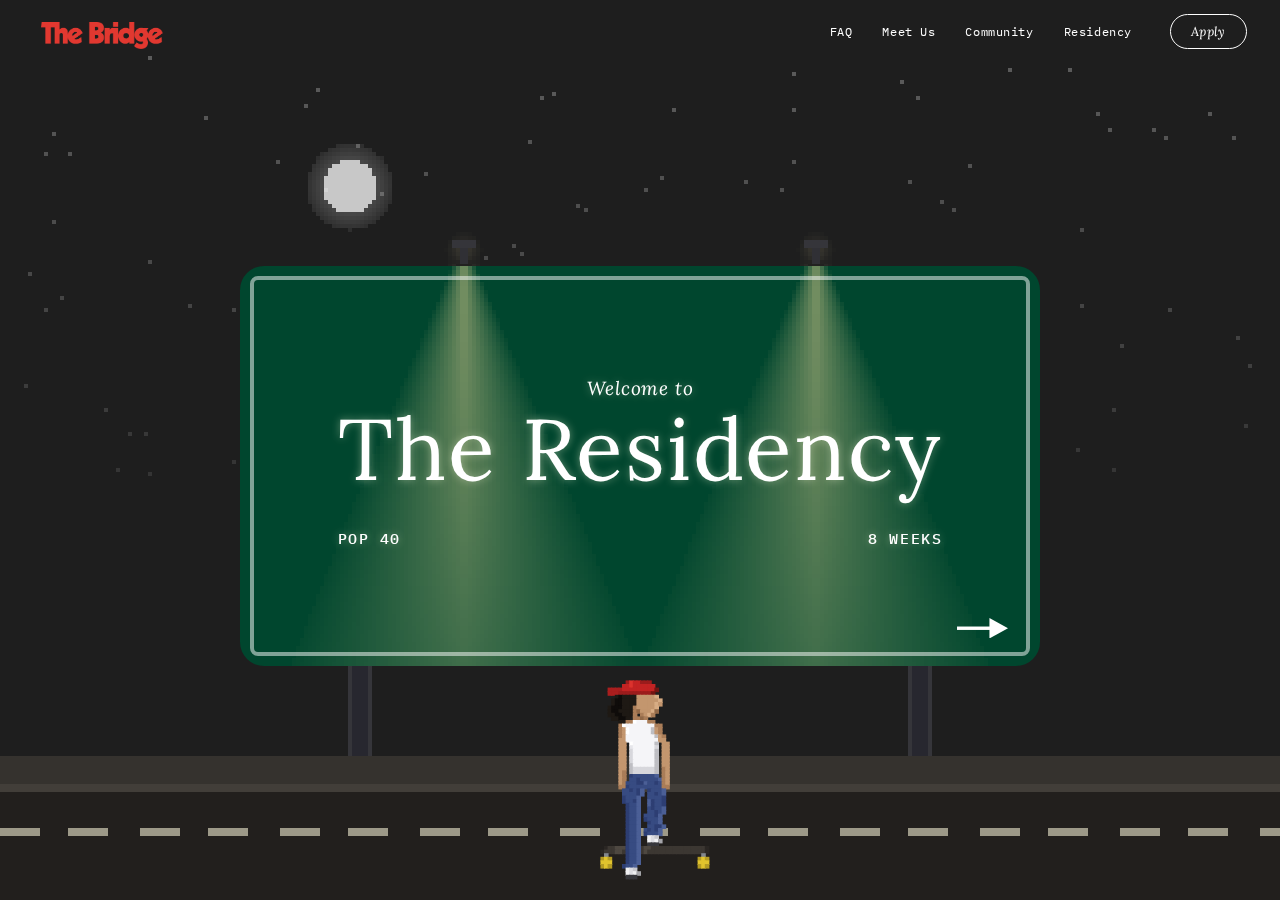
<file: residency/index.html>
<!DOCTYPE html>
<html lang="en">
<head>
    <meta charset="UTF-8">
    <meta name="viewport" content="width=device-width, initial-scale=1.0">
    <title>Residency</title>
    <!-- Vercel Analytics -->
    <script defer ></script>
    <!-- Google Analytics -->
    <script async src="https://www.googletagmanager.com/gtag/js?id=G-M4JZJVEZE9"></script>
    <script>
        window.dataLayer = window.dataLayer || [];
        function gtag(){dataLayer.push(arguments);}
        gtag('js', new Date());
        gtag('config', 'G-M4JZJVEZE9');
    </script>
    <link rel="icon" type="image/png" href="../assets/favicon.png">
    <link rel="preconnect" href="https://fonts.googleapis.com">
    <link rel="preconnect" href="https://fonts.gstatic.com" crossorigin>
    <link href="https://fonts.googleapis.com/css2?family=IBM+Plex+Mono:wght@400;500&family=Instrument+Sans:wght@400;500;600;700&family=Lora:ital,wght@0,400;0,500;1,400;1,500&display=swap" rel="stylesheet">
    <style>
        * {
            margin: 0;
            padding: 0;
            box-sizing: border-box;
        }

        body {
            background-color: #EFECD4;
            overflow: hidden;
            height: 100vh;
            font-family: 'Courier New', monospace;
            color: #1E1E1E;
        }

        #dots {
            position: fixed;
            top: 0;
            left: 0;
            width: 100%;
            height: 100%;
            z-index: 1;
        }

        #skater-canvas {
            position: fixed;
            top: 0;
            left: 0;
            width: 100%;
            height: 100%;
            z-index: 6;
            pointer-events: none;
        }

        #road-sign {
            position: fixed;
            z-index: 5;
            display: none;
            pointer-events: none;
            border-radius: 8px;
            overflow: hidden;
        }

        #road-sign-inner {
            position: absolute;
            top: 10px;
            left: 10px;
            right: 10px;
            bottom: 10px;
            background-color: #006543;
            border: 4px solid white;
            border-radius: 8px;
            padding: 12px 40px 20px;
            text-align: center;
            display: flex;
            flex-direction: column;
            align-items: center;
            justify-content: center;
            box-sizing: border-box;
        }

        #road-sign .sign-welcome {
            font-family: 'Lora', serif;
            font-style: italic;
            font-weight: 400;
            font-size: clamp(12px, 1.7vw, 19px);
            color: white;
            letter-spacing: 0.04em;
            margin: 0 0 2px 0;
        }

        #road-sign h1 {
            font-family: 'Lora', serif;
            font-weight: 400;
            font-size: clamp(38px, 7.2vw, 86px);
            color: white;
            letter-spacing: 0.02em;
            margin: 0;
            white-space: nowrap;
            line-height: 1.1;
        }

        #road-sign .sign-text-group {
            display: inline-flex;
            flex-direction: column;
            align-items: center;
        }

        #road-sign .sign-bottom {
            display: flex;
            justify-content: space-between;
            width: 100%;
            margin-top: 32px;
        }

        #road-sign .sign-bottom span {
            font-family: 'IBM Plex Mono', monospace;
            font-weight: 500;
            font-size: clamp(10px, 1.2vw, 16px);
            color: white;
            letter-spacing: 0.1em;
            text-transform: uppercase;
        }

        #road-sign .sign-arrow {
            position: absolute;
            bottom: 14px;
            right: 18px;
            width: clamp(30px, 4vw, 55px);
            height: auto;
        }

        body.night-mode #road-sign-inner {
            background-color: transparent;
            border-color: rgba(255,255,255,0.5);
        }
        body.night-mode #road-sign h1,
        body.night-mode #road-sign .sign-welcome,
        body.night-mode #road-sign .sign-bottom span {
            text-shadow: 0 0 8px rgba(255,255,220,0.4);
        }

        #content {
            position: fixed;
            top: 0;
            left: 0;
            width: 100%;
            height: 100%;
            z-index: 2;
            pointer-events: none;
        }

        /* Zone de clipping pour le texte */
        #text-container {
            position: absolute;
            overflow: hidden;
            /* Sera défini dynamiquement */
        }

        /* Header */
        #header {
            position: fixed;
            left: 0;
            right: 0;
            z-index: 10;
            display: flex;
            justify-content: space-between;
            align-items: flex-end;
            pointer-events: auto;
            /* top et padding seront définis en JS */
        }

        /* Header background to hide content scrolling underneath */
        #header-bg {
            position: fixed;
            top: 0;
            left: 0;
            right: 0;
            z-index: 9;
            pointer-events: none;
            /* height sera défini en JS */
        }

        #header > a {
            display: flex;
            align-items: flex-end;
        }

        #logo {
            height: 24px;
            filter: brightness(0) saturate(100%) invert(27%) sepia(95%) saturate(2041%) hue-rotate(344deg) brightness(91%) contrast(93%);
        }

        #apply-btn {
            font-family: 'Lora', serif;
            font-size: clamp(10px, 1vw, 13px);
            font-style: italic;
            font-weight: 400;
            color: #1E1E1E;
            background-color: transparent;
            border: 1px solid #1E1E1E;
            text-decoration: none;
            letter-spacing: 0.02em;
            padding: 8px 20px;
            border-radius: 50px;
            transition: all 0.2s ease;
        }

        #apply-btn:hover {
            opacity: 0.6;
        }

        body.night-mode #apply-btn:hover {
            opacity: 0.6;
        }

        /* Header right side - nav + apply */
        .header-right {
            display: flex;
            align-items: center;
            gap: clamp(15px, 3vw, 40px);
        }

        #nav-menu {
            display: flex;
            gap: clamp(12px, 2.5vw, 30px);
        }

        #nav-menu a {
            font-family: 'IBM Plex Mono', monospace;
            font-size: clamp(9px, 0.9vw, 12px);
            color: #1E1E1E;
            text-decoration: none;
            letter-spacing: 0.05em;
            transition: opacity 0.2s ease;
        }

        #nav-menu a:hover {
            opacity: 0.6;
        }

        /* Mobile menu hamburger - dot matrix style */
        #menu-toggle {
            display: none;
            width: 20px;
            height: 20px;
            cursor: pointer;
            z-index: 101;
            position: relative;
        }

        #menu-toggle .dot {
            position: absolute;
            width: 3px;
            height: 3px;
            background-color: #1E1E1E;
            border-radius: 50%;
            transition: all 0.3s ease;
        }

        body.night-mode #menu-toggle .dot {
            background-color: #FFFFFF;
        }

        /* Grille 3x3 de points */
        #menu-toggle .dot:nth-child(1) { top: 0; left: 0; }
        #menu-toggle .dot:nth-child(2) { top: 0; left: 50%; transform: translateX(-50%); }
        #menu-toggle .dot:nth-child(3) { top: 0; right: 0; }
        #menu-toggle .dot:nth-child(4) { top: 50%; left: 0; transform: translateY(-50%); }
        #menu-toggle .dot:nth-child(5) { top: 50%; left: 50%; transform: translate(-50%, -50%); }
        #menu-toggle .dot:nth-child(6) { top: 50%; right: 0; transform: translateY(-50%); }
        #menu-toggle .dot:nth-child(7) { bottom: 0; left: 0; }
        #menu-toggle .dot:nth-child(8) { bottom: 0; left: 50%; transform: translateX(-50%); }
        #menu-toggle .dot:nth-child(9) { bottom: 0; right: 0; }

        /* Animation vers X */
        #menu-toggle.open .dot:nth-child(1) { top: 50%; left: 50%; transform: translate(-50%, -50%) translate(-6px, -6px); }
        #menu-toggle.open .dot:nth-child(2) { opacity: 0; }
        #menu-toggle.open .dot:nth-child(3) { top: 50%; right: auto; left: 50%; transform: translate(-50%, -50%) translate(6px, -6px); }
        #menu-toggle.open .dot:nth-child(4) { opacity: 0; }
        #menu-toggle.open .dot:nth-child(5) { transform: translate(-50%, -50%); }
        #menu-toggle.open .dot:nth-child(6) { opacity: 0; }
        #menu-toggle.open .dot:nth-child(7) { bottom: auto; top: 50%; left: 50%; transform: translate(-50%, -50%) translate(-6px, 6px); }
        #menu-toggle.open .dot:nth-child(8) { opacity: 0; }
        #menu-toggle.open .dot:nth-child(9) { bottom: auto; top: 50%; right: auto; left: 50%; transform: translate(-50%, -50%) translate(6px, 6px); }

        /* Mobile overlay menu - terminal style */
        #mobile-menu {
            display: none;
            position: fixed;
            top: 0;
            left: 0;
            right: 0;
            bottom: 0;
            background-color: #EFECD4;
            z-index: 100;
            flex-direction: column;
            justify-content: center;
            align-items: flex-start;
            padding: 0 15%;
            gap: 0;
        }

        body.night-mode #mobile-menu {
            background-color: #1E1E1E;
        }

        #mobile-menu.open {
            display: flex;
        }

        #mobile-menu a {
            font-family: 'IBM Plex Mono', monospace;
            font-size: 14px;
            color: #1E1E1E;
            text-decoration: none;
            transition: all 0.2s ease;
            padding: 12px 0;
            display: flex;
            align-items: center;
            gap: 15px;
            width: 100%;
            border-bottom: 1px solid rgba(30, 30, 30, 0.1);
        }

        #mobile-menu a:first-child {
            border-top: 1px solid rgba(30, 30, 30, 0.1);
        }

        #mobile-menu a::before {
            content: attr(data-index);
            font-size: 10px;
            opacity: 0.4;
            min-width: 20px;
        }

        body.night-mode #mobile-menu a {
            color: #FFFFFF;
            border-color: rgba(255, 255, 255, 0.1);
        }

        #mobile-menu a:hover {
            padding-left: 10px;
        }

        @media (max-width: 600px) {
            #nav-menu {
                display: none;
            }

            #menu-toggle {
                display: flex;
            }
        }

        /* Sections de texte */
        .section {
            position: absolute;
            top: 0;
            height: 100%;
            display: flex;
            flex-direction: column;
            justify-content: center;
            align-items: center;
            text-align: center;
            padding-bottom: 10%;
            will-change: transform, opacity;
        }

        @media (max-width: 768px) {
            .section {
                padding-bottom: 5%;
            }
        }

        .section h1 {
            font-family: 'Lora', serif;
            font-size: clamp(18px, 3vw, 36px);
            font-weight: 400;
            letter-spacing: 0.02em;
            line-height: 1.5;
            text-transform: none;
            padding: 0 20px;
        }

        .section h1 em {
            font-style: italic;
            font-weight: 400;
        }

        .section p {
            font-family: 'Instrument Sans', sans-serif;
            font-size: clamp(10px, 1.1vw, 14px);
            margin-top: clamp(15px, 3vh, 35px);
            letter-spacing: 0.08em;
            padding: 0 20px;
            text-transform: uppercase;
        }

        .section p.subtitle {
            font-family: 'IBM Plex Mono', monospace;
            text-transform: none;
            letter-spacing: 0.03em;
            font-size: clamp(10px, 1vw, 14px);
            opacity: 0.6;
            max-width: 600px;
            line-height: 1.6;
        }

        .section .small {
            font-family: 'IBM Plex Mono', monospace;
            font-size: clamp(10px, 1vw, 13px);
            letter-spacing: 0.15em;
            text-transform: uppercase;
            opacity: 1;
            margin-bottom: 10px;
            font-weight: 500;
        }

        /* Hero section spéciale */
        .section[data-section="0"] h1 {
            font-size: clamp(32px, 6vw, 72px);
            font-weight: 400;
            line-height: 1.2;
        }

        /* Backed By section - founders cloud */
        .founders-cloud {
            display: flex;
            flex-wrap: wrap;
            justify-content: center;
            gap: clamp(15px, 3vw, 40px);
            max-width: 800px;
            padding: 0 20px;
            margin-top: clamp(15px, 3vh, 30px);
        }

        .founder {
            display: flex;
            flex-direction: column;
            align-items: center;
            text-align: center;
        }

        .founder em {
            font-family: 'Lora', serif;
            font-size: clamp(14px, 1.8vw, 22px);
            font-style: italic;
            font-weight: 400;
        }

        .founder small {
            font-family: 'IBM Plex Mono', monospace;
            font-size: clamp(8px, 0.7vw, 10px);
            opacity: 0.5;
            margin-top: 4px;
            text-transform: uppercase;
            letter-spacing: 0.05em;
        }

        @media (max-width: 768px) {
            .founders-cloud {
                gap: 12px;
            }
            .founder {
                font-size: 13px;
            }
            .founder small {
                font-size: 8px;
            }
        }

        /* Backed by section - and many others */
        .section p.and-more {
            font-family: 'Lora', serif;
            font-size: clamp(11px, 1.2vw, 16px);
            font-style: italic;
            font-weight: 400;
            margin-top: 20px;
            opacity: 1;
            text-transform: none;
            letter-spacing: 0.02em;
        }

        /* Apply section */
        .section[data-section="4"] .ef-stats {
            font-family: 'Lora', serif;
            font-size: clamp(24px, 4vw, 48px);
            font-style: italic;
            font-weight: 400;
            margin-top: 10px;
            text-transform: none;
            letter-spacing: 0.02em;
        }

        .section[data-section="4"] .ef-investors {
            font-family: 'IBM Plex Mono', monospace;
            font-size: clamp(10px, 1vw, 14px);
            margin-top: 15px;
            opacity: 0.6;
            text-transform: none;
            letter-spacing: 0.03em;
            max-width: 600px;
            line-height: 1.6;
        }

        .section[data-section="4"] .faq-link {
            font-family: 'Lora', serif;
            font-style: italic;
            font-size: clamp(12px, 1.1vw, 15px);
            margin-top: 30px;
            opacity: 0.7;
            text-transform: none;
            letter-spacing: 0.02em;
        }

        .section[data-section="4"] .faq-link a {
            color: inherit;
            text-decoration: underline;
            pointer-events: auto;
            transition: opacity 0.2s;
        }

        .section[data-section="4"] .faq-link a:hover {
            opacity: 0.7;
        }

        .apply-big {
            display: inline-block;
            font-family: 'Lora', serif;
            font-size: clamp(11px, 1.1vw, 14px);
            font-style: italic;
            font-weight: 400;
            color: #1E1E1E;
            background-color: transparent;
            border: 1px solid #1E1E1E;
            border-radius: 50px;
            text-decoration: none;
            letter-spacing: 0.02em;
            padding: 10px 28px;
            margin-top: clamp(20px, 4vh, 40px);
            transition: all 0.2s ease;
            pointer-events: auto;
        }

        .apply-big:hover {
            background-color: #1E1E1E;
            color: #FFFFFF;
        }

        body.night-mode .apply-big {
            color: #FFFFFF;
            border-color: #FFFFFF;
        }

        body.night-mode .apply-big:hover {
            background-color: #FFFFFF;
            color: #1E1E1E;
        }

        @media (max-width: 768px) {
            .apply-big {
                padding: 8px 24px;
                font-size: 10px;
            }
        }

    </style>
</head>
<body>

<canvas id="dots"></canvas>

<div id="content">
    <div id="text-container">
        <!-- Contenu retiré - paysage uniquement -->
    </div>
</div>

<!-- Road sign HTML element -->
<div id="road-sign">
    <div id="road-sign-inner">
        <div class="sign-text-group">
            <p class="sign-welcome">Welcome to</p>
            <h1>The Residency</h1>
            <div class="sign-bottom">
                <span>Pop 40</span>
                <span>8 Weeks</span>
            </div>
        </div>
        <svg class="sign-arrow" viewBox="0 0 60 24" fill="none" xmlns="http://www.w3.org/2000/svg">
            <rect x="0" y="10" width="42" height="4" fill="white"/>
            <polygon points="38,0 60,12 38,24" fill="white"/>
        </svg>
    </div>
</div>

<canvas id="skater-canvas"></canvas>

<!-- Header par-dessus tout -->
<div id="header">
    <a href="../"><img id="logo" src="../assets/logo.png" alt="The Bridge"></a>
    <div class="header-right">
        <nav id="nav-menu">
            <a href="../faq">FAQ</a>
            <a href="../meet-us">Meet Us</a>
            <a href="../community">Community</a>
            <a href="../residency">Residency</a>
        </nav>
        <a id="apply-btn" href="../apply">Apply</a>
        <div id="menu-toggle">
            <span class="dot"></span>
            <span class="dot"></span>
            <span class="dot"></span>
            <span class="dot"></span>
            <span class="dot"></span>
            <span class="dot"></span>
            <span class="dot"></span>
            <span class="dot"></span>
            <span class="dot"></span>
        </div>
    </div>
</div>

<!-- Mobile menu overlay -->
<div id="mobile-menu">
    <a href="../" data-index="01">Home</a>
    <a href="../residency" data-index="02">Residency</a>
    <a href="../faq" data-index="03">FAQ</a>
    <a href="../meet-us" data-index="04">Meet Us</a>
    <a href="../apply" data-index="05">Apply</a>
</div>

<!-- Header background overlay -->
<div id="header-bg"></div>

<script>
var canvas = document.getElementById('dots');
var ctx = canvas.getContext('2d');
var skaterCanvas = document.getElementById('skater-canvas');
var skaterCtx = skaterCanvas.getContext('2d');
var textContainer = document.getElementById('text-container');
var header = document.getElementById('header');
var sections = document.querySelectorAll('.section');

var scrollPos = 0;
var maxScroll;
var pixelSize, margin;

// Calculer la zone des points
var dotZone = { x: 0, y: 0, width: 0, height: 0 };

// Position Y du pont (centre du pont où le texte doit être aligné)
var bridgeCenterY = 0;

function resizeCanvas() {
    canvas.width = window.innerWidth;
    canvas.height = window.innerHeight;
    skaterCanvas.width = window.innerWidth;
    skaterCanvas.height = window.innerHeight;

    var baseSize = Math.min(canvas.width, canvas.height);
    var isMobile = canvas.width < 768;

    // Pixel size pour style 8-bit (pixels plus gros sur mobile)
    pixelSize = isMobile ? Math.max(5, Math.floor(baseSize * 0.008)) : Math.max(4, Math.floor(baseSize * 0.005));

    // Marge uniquement en haut (plus de marges latérales)
    var marginSide = baseSize * 0.035;  // Gardé pour le header
    var marginTop = Math.max(50, baseSize * 0.06);
    margin = 0;

    // Le terrain fait 5 écrans de large, donc maxScroll = 4 écrans
    maxScroll = canvas.width * 4;

    // Zone de rendu - pleine largeur
    dotZone.x = 0;
    dotZone.y = marginTop;
    dotZone.width = canvas.width;
    dotZone.height = canvas.height - marginTop;

    // Position Y du centre du pont
    var isMobile = canvas.width < 768;
    var roadY = canvas.height * (isMobile ? 0.92 : 0.88);
    var bridgeScale = isMobile ? 0.6 : 1;
    var towerHeight = canvas.height * 0.25 * bridgeScale;
    var towerTop = roadY - towerHeight;
    bridgeCenterY = towerTop + towerHeight * 0.3;

    // Appliquer la zone au container de texte
    textContainer.style.left = dotZone.x + 'px';
    textContainer.style.top = dotZone.y + 'px';
    textContainer.style.width = dotZone.width + 'px';
    textContainer.style.height = dotZone.height + 'px';

    // Positionner le header (aligné comme les autres pages)
    // Calculer dotZoneX comme dans manifesto/faq/etc
    var dotSpacing = Math.max(8, baseSize * 0.01);
    var cols = Math.ceil(canvas.width / dotSpacing) + 1;
    var rows = Math.ceil(canvas.height / dotSpacing) + 1;
    var firstDotX, lastDotX, firstDotY;
    for (var c = 0; c < cols; c++) {
        var px = c * dotSpacing + dotSpacing / 2;
        if (px >= marginSide && firstDotX === undefined) firstDotX = px;
        if (px <= canvas.width - marginSide) lastDotX = px;
    }
    for (var r = 0; r < rows; r++) {
        var py = r * dotSpacing + dotSpacing / 2;
        if (py >= marginTop && firstDotY === undefined) firstDotY = py;
    }
    var dotZoneX = firstDotX;
    var dotZoneY = firstDotY;
    var dotZoneWidth = lastDotX - firstDotX;

    var headerTopMargin = marginSide * 0.5;
    header.style.top = headerTopMargin + 'px';
    header.style.height = (dotZoneY - headerTopMargin - 10) + 'px';
    header.style.paddingLeft = dotZoneX + 'px';
    header.style.paddingRight = (canvas.width - dotZoneX - dotZoneWidth) + 'px';

    var headerBg = document.getElementById('header-bg');
    headerBg.style.height = (dotZone.y - pixelSize / 2) + 'px';

    var logo = document.getElementById('logo');
    logo.style.height = Math.max(18, baseSize * 0.03) + 'px';

    sections.forEach(function(section, i) {
        section.style.width = dotZone.width + 'px';
        section.style.left = '0px';
    });

    // Régénérer nuages et bâtiments selon la taille d'écran
    if (typeof generateClouds === 'function') {
        generateClouds();
    }
    if (typeof generateBuildings === 'function') {
        generateBuildings();
    }
    if (typeof generateCityBuildings === 'function') {
        generateCityBuildings();
    }
    // Précalculer les nuages statiques
    if (typeof updateStaticCloudPositions === 'function') {
        updateStaticCloudPositions();
    }

}

// Générateur de nombres pseudo-aléatoires avec seed pour consistance
function seededRandom(seed) {
    var x = Math.sin(seed) * 10000;
    return x - Math.floor(x);
}

// Nuages pixel art - gros nuages allongés avec volume (blanc = lumière en haut, gris = ombre en bas)
// Valeurs: 0 = vide, 1 = gris (ombre/bords), 2 = blanc pur (centre lumineux)
var cloudPatterns = [
    // Très gros nuage allongé 1 (30x7) - fluffy avec volume
    [
        [0, 0, 0, 0, 0, 2, 2, 2, 0, 0, 0, 0, 0, 0, 2, 2, 2, 0, 0, 0, 0, 0, 0, 2, 2, 0, 0, 0, 0, 0],
        [0, 0, 0, 2, 2, 2, 2, 2, 2, 0, 0, 0, 2, 2, 2, 2, 2, 2, 0, 0, 0, 2, 2, 2, 2, 2, 0, 0, 0, 0],
        [0, 0, 2, 2, 2, 2, 2, 2, 2, 2, 0, 2, 2, 2, 2, 2, 2, 2, 2, 0, 2, 2, 2, 2, 2, 2, 2, 0, 0, 0],
        [0, 1, 2, 2, 2, 2, 2, 2, 2, 2, 2, 2, 2, 2, 2, 2, 2, 2, 2, 2, 2, 2, 2, 2, 2, 2, 2, 1, 0, 0],
        [1, 1, 1, 2, 2, 2, 2, 2, 2, 2, 2, 2, 2, 2, 2, 2, 2, 2, 2, 2, 2, 2, 2, 2, 2, 2, 1, 1, 1, 0],
        [0, 1, 1, 1, 1, 2, 2, 2, 2, 2, 2, 2, 2, 2, 2, 2, 2, 2, 2, 2, 2, 2, 2, 2, 1, 1, 1, 1, 0, 0],
        [0, 0, 1, 1, 1, 1, 1, 1, 1, 2, 2, 2, 2, 2, 2, 2, 2, 2, 2, 2, 1, 1, 1, 1, 1, 1, 1, 0, 0, 0],
    ],
    // Très gros nuage allongé 2 (28x6) - plus plat avec volume
    [
        [0, 0, 0, 0, 2, 2, 0, 0, 0, 0, 0, 0, 2, 2, 2, 0, 0, 0, 0, 0, 2, 2, 0, 0, 0, 0, 0, 0],
        [0, 0, 0, 2, 2, 2, 2, 0, 0, 0, 2, 2, 2, 2, 2, 2, 0, 0, 2, 2, 2, 2, 2, 0, 0, 0, 0, 0],
        [0, 0, 2, 2, 2, 2, 2, 2, 2, 2, 2, 2, 2, 2, 2, 2, 2, 2, 2, 2, 2, 2, 2, 2, 2, 0, 0, 0],
        [0, 1, 2, 2, 2, 2, 2, 2, 2, 2, 2, 2, 2, 2, 2, 2, 2, 2, 2, 2, 2, 2, 2, 2, 2, 1, 0, 0],
        [1, 1, 1, 2, 2, 2, 2, 2, 2, 2, 2, 2, 2, 2, 2, 2, 2, 2, 2, 2, 2, 2, 2, 2, 1, 1, 1, 0],
        [0, 1, 1, 1, 1, 1, 2, 2, 2, 2, 2, 2, 2, 2, 2, 2, 2, 2, 2, 2, 2, 1, 1, 1, 1, 1, 0, 0],
    ],
    // Gros nuage allongé 3 (24x6) - ondulé avec volume
    [
        [0, 0, 0, 2, 2, 2, 0, 0, 0, 0, 0, 2, 2, 0, 0, 0, 0, 2, 2, 2, 0, 0, 0, 0],
        [0, 0, 2, 2, 2, 2, 2, 0, 0, 2, 2, 2, 2, 2, 0, 0, 2, 2, 2, 2, 2, 0, 0, 0],
        [0, 1, 2, 2, 2, 2, 2, 2, 2, 2, 2, 2, 2, 2, 2, 2, 2, 2, 2, 2, 2, 1, 0, 0],
        [1, 1, 2, 2, 2, 2, 2, 2, 2, 2, 2, 2, 2, 2, 2, 2, 2, 2, 2, 2, 2, 1, 1, 0],
        [1, 1, 1, 2, 2, 2, 2, 2, 2, 2, 2, 2, 2, 2, 2, 2, 2, 2, 2, 2, 1, 1, 1, 1],
        [0, 1, 1, 1, 1, 1, 2, 2, 2, 2, 2, 2, 2, 2, 2, 2, 2, 2, 1, 1, 1, 1, 0, 0],
    ],
    // Gros nuage allongé 4 (22x5) - simple et long avec volume
    [
        [0, 0, 0, 0, 2, 2, 0, 0, 0, 0, 2, 2, 0, 0, 0, 0, 2, 2, 0, 0, 0, 0],
        [0, 0, 2, 2, 2, 2, 2, 0, 2, 2, 2, 2, 2, 0, 2, 2, 2, 2, 2, 0, 0, 0],
        [0, 1, 2, 2, 2, 2, 2, 2, 2, 2, 2, 2, 2, 2, 2, 2, 2, 2, 2, 1, 0, 0],
        [1, 1, 1, 2, 2, 2, 2, 2, 2, 2, 2, 2, 2, 2, 2, 2, 2, 2, 1, 1, 1, 0],
        [0, 1, 1, 1, 1, 2, 2, 2, 2, 2, 2, 2, 2, 2, 2, 2, 1, 1, 1, 1, 0, 0],
    ],
    // Gros nuage très allongé 5 (26x5) - stratus doux avec volume
    [
        [0, 0, 2, 2, 0, 0, 0, 0, 0, 2, 2, 0, 0, 0, 0, 0, 2, 2, 0, 0, 0, 0, 0, 2, 0, 0],
        [0, 2, 2, 2, 2, 0, 0, 2, 2, 2, 2, 2, 0, 0, 2, 2, 2, 2, 2, 0, 0, 2, 2, 2, 2, 0],
        [1, 2, 2, 2, 2, 2, 2, 2, 2, 2, 2, 2, 2, 2, 2, 2, 2, 2, 2, 2, 2, 2, 2, 2, 2, 1],
        [1, 1, 2, 2, 2, 2, 2, 2, 2, 2, 2, 2, 2, 2, 2, 2, 2, 2, 2, 2, 2, 2, 2, 2, 1, 1],
        [0, 1, 1, 1, 2, 2, 2, 2, 2, 2, 2, 2, 2, 2, 2, 2, 2, 2, 2, 2, 2, 1, 1, 1, 0, 0],
    ],
];

// === NUAGES STATIQUES - bien espacés sans chevauchement ===
var clouds = [];
var numClouds = 40;  // Plus de nuages en desktop

function generateClouds() {
    clouds = [];
    var isMobile = window.innerWidth < 768;

    if (isMobile) {
        // Mobile : clouds spread across scrollable sky
        for (var i = 0; i < 20; i++) {
            var patternIndex = Math.floor(seededRandom(i * 999.999) * 2);
            var cloudSize = 1.0 + seededRandom(i * 333.333) * 0.4;

            clouds.push({
                xRatio: -1 + seededRandom(i * 444.444) * 7,
                yRatio: 0.10 + seededRandom(i * 222.222) * 0.18,
                size: cloudSize,
                pattern: patternIndex,
                opacity: 0.22 + seededRandom(i * 555.555) * 0.10
            });
        }
        return;
    }

    // Desktop : clouds spread across entire scrollable sky
    var count = 100;
    var rows = 4;

    for (var i = 0; i < count; i++) {
        var rand = seededRandom(i * 777.777);
        var patternIndex, cloudSize;

        // Mix de gros et petits nuages
        if (rand < 0.35) {
            patternIndex = Math.floor(seededRandom(i * 888.888) * 2);
            cloudSize = 1.2 + seededRandom(i * 333.333) * 0.5;
        } else if (rand < 0.7) {
            patternIndex = 2 + Math.floor(seededRandom(i * 999.999) * 2);
            cloudSize = 0.8 + seededRandom(i * 333.333) * 0.4;
        } else {
            patternIndex = 3 + Math.floor(seededRandom(i * 999.999) * 2);
            cloudSize = 0.5 + seededRandom(i * 333.333) * 0.3;
        }

        // Spread across full terrain (-1 to +6 screen widths to cover scroll range with parallax)
        var xRatio = -1 + seededRandom(i * 444.444) * 7;

        // Position Y: sous le header (0.10 à 0.25)
        var yLevels = [0.10, 0.14, 0.18, 0.22];
        var rowInCol = i % rows;
        var yBase = yLevels[rowInCol];
        var yOffset = seededRandom(i * 222.222) * 0.03;
        var yRatio = yBase + yOffset;

        clouds.push({
            xRatio: xRatio,
            yRatio: yRatio,
            size: cloudSize,
            pattern: patternIndex,
            opacity: 0.20 + seededRandom(i * 555.555) * 0.15
        });
    }
}

generateClouds();

// Cache pour positions des nuages (calculé une fois au resize)
var cloudPositions = [];

// Précalculer les nuages (appelé une seule fois au resize)
function updateStaticCloudPositions() {
    cloudPositions = [];
    for (var i = 0; i < clouds.length; i++) {
        var cloud = clouds[i];
        var cloudY = cloud.yRatio * canvas.height;
        var cloudRow = Math.floor(cloudY / pixelSize);
        var pattern = cloudPatterns[cloud.pattern];
        var patternHeight = Math.ceil(pattern.length * cloud.size);

        cloudPositions.push({
            xRatio: cloud.xRatio,
            row: cloudRow,
            size: cloud.size,
            pattern: cloud.pattern,
            opacity: cloud.opacity,
            maxRow: cloudRow + patternHeight,
            minRow: cloudRow
        });
    }
}

function getCloudOpacity(x, y, col, row) {
    // Early exit si trop bas (nuages jusqu'à 35% de l'écran - sous le header, au-dessus du billboard)
    if (y > canvas.height * 0.35) return 0;

    for (var i = 0; i < cloudPositions.length; i++) {
        var cp = cloudPositions[i];

        // Early exit si hors zone verticale
        if (row < cp.minRow || row > cp.maxRow) continue;

        // Position en colonne basée sur xRatio et scroll (parallax léger)
        var cloudCol = Math.floor((cp.xRatio * canvas.width - scrollPos * 0.2) / pixelSize);

        var relCol = col - cloudCol;
        var relRow = row - cp.row;

        var scaledCol = Math.floor(relCol / cp.size);
        var scaledRow = Math.floor(relRow / cp.size);

        var pattern = cloudPatterns[cp.pattern];
        if (scaledRow >= 0 && scaledRow < pattern.length) {
            var patternRow = pattern[scaledRow];
            if (scaledCol >= 0 && scaledCol < patternRow.length) {
                var pixelValue = patternRow[scaledCol];
                if (pixelValue === 2) {
                    // Blanc pur (centre lumineux) - opacité normale
                    return { type: 'white', opacity: cp.opacity };
                } else if (pixelValue === 1) {
                    // Gris (ombre/bords) - opacité plus forte pour contraste
                    return { type: 'gray', opacity: cp.opacity * 1.3 };
                }
            }
        }
    }

    return 0;
}

// Générateur pseudo-aléatoire pour bâtiments consistants
function buildingRandom(seed) {
    var x = Math.sin(seed * 12.9898 + 78.233) * 43758.5453;
    return x - Math.floor(x);
}

// Skyline de bâtiments style 8-bit
var cityBuildings = [];
var numBuildings = 60;

function generateBuildings() {
    cityBuildings = [];
    var isMobile = window.innerWidth < 768;
    var count = isMobile ? 25 : numBuildings;

    for (var b = 0; b < count; b++) {
        cityBuildings.push({
            xRatio: b / count + buildingRandom(b * 11) * 0.02,
            widthRatio: isMobile ? 0.025 + buildingRandom(b * 22) * 0.025 : 0.012 + buildingRandom(b * 22) * 0.018,
            heightRatio: isMobile ? 0.06 + buildingRandom(b * 33) * 0.12 : 0.08 + buildingRandom(b * 33) * 0.18,
            hasAntenna: buildingRandom(b * 44) > 0.7,
            windowRows: Math.floor(isMobile ? 2 + buildingRandom(b * 55) * 3 : 3 + buildingRandom(b * 55) * 6),
            windowCols: Math.floor(2 + buildingRandom(b * 66) * 2),
            depth: buildingRandom(b * 77)
        });
    }
}

// Générer les bâtiments une seule fois
generateBuildings();

// === CITY PIXEL ART ===
// Couleurs simples et vives - style pixel art clair
var frontBuildingColors = [
    {wall: {r: 220, g: 90, b: 80}},    // Rouge corail
    {wall: {r: 90, g: 150, b: 180}},   // Bleu ciel
    {wall: {r: 230, g: 180, b: 80}},   // Jaune moutarde
    {wall: {r: 180, g: 120, b: 160}},  // Mauve
    {wall: {r: 120, g: 170, b: 130}},  // Vert menthe
    {wall: {r: 220, g: 160, b: 130}},  // Pêche
];

// Générer les bâtiments de la ville (premier plan + arrière-plan)
var cityFrontBuildings = [];
var cityBackBuildings = [];
var cityBillboards = [];

function generateCityBuildings() {
    cityFrontBuildings = [];
    cityBackBuildings = [];
    cityBillboards = [];

    var isMobile = canvas.width < 768;

    // Gratte-ciels arrière-plan - spread across wide terrain for scrolling
    var terrainWidth = canvas.width * 9; // covers -4 to +4 screens worth of parallax
    var numBackBuildings = isMobile ? 60 : 200;
    for (var i = 0; i < numBackBuildings; i++) {
        var seed = i * 123.456;
        cityBackBuildings.push({
            x: -terrainWidth * 0.4 + seededRandom(seed) * terrainWidth,
            width: (isMobile ? 30 : 80) + seededRandom(seed + 1) * (isMobile ? 25 : 70),
            height: (isMobile ? 0.15 : 0.25) + seededRandom(seed + 2) * (isMobile ? 0.20 : 0.35),
            shade: 0.6 + seededRandom(seed + 3) * 0.3
        });
    }
    cityBackBuildings.sort(function(a, b) { return a.x - b.x; });

    // GREEN ROAD SIGN - US highway style
    var bbWidth, bbHeight, poleHeight;

    if (isMobile) {
        bbWidth = canvas.width * 0.85;
        bbHeight = (bbWidth * 0.5) / canvas.height;
        poleHeight = 0.06;
    } else {
        bbWidth = 800;
        bbHeight = 400 / canvas.height;
        poleHeight = 0.10;
    }

    // Centré horizontalement sur l'écran
    var xPosition = (canvas.width - bbWidth) / 2;

    cityBillboards.push({
        x: xPosition,
        width: bbWidth,
        height: bbHeight,
        poleHeight: poleHeight,
        colorIndex: 0,
        pattern: 0,
        format: 0
    });
}

generateCityBuildings();

// Skateboarder sprite matching reference: leaning forward, pushing, backwards red cap
// Facing right on a longboard. Body tilted forward, back leg extended pushing.
// R=red cap, r=dark red, S=skin, s=skin shadow, k=skin dark,
// W=white tee, w=tee shadow, V=tee bright,
// B=black shorts, b=shorts edge,
// G=white shoe, g=shoe gray, H=sole,
// D=red deck, d=dark deck, Y=yellow wheel, y=wheel dark, T=truck
// A=arm right(behind), C=cap brim
// Upper body shared across all frames
var skaterUpperBody = [
    // Cap backwards on head - rounded top, brim left (small)
    '................reRRrrr.................',
    '...............RReRRRRRR................',
    '...........CCCCRRRRRRRRRf...............',
    '...........CCCrrrrrrrrrf................',
    // Head - facing right (profile) + surfer mid-length hair
    '.............qQqqqqSSSSSL...............',
    '............qQQqqqqSSSSSSL..............',
    '............qQQqqqqSSSSSLS..............',
    '...........qQQQqqqsSSSSSL..............',
    '...........qQQqqqqskSSSLk..............',
    '...........qqQQqqqs.sSLs...............',
    // Neck + surfer hair stops quick
    '............qqQQq.ssks.................',
    '..............qqssVWWWss...............',
    '..............sVWWWWWWWWss.............',
    '..............sSVWWWWWWnSs.............',
    '..............sSVWWWWWWnSs.............',
    '..............sSWWWWWWWWnSs............',
    '..............SSWWWWWWWWWSS............',
    '..............SS.VWWWWWWn.SS...........',
    '..............SS.EWWWWWWw.SS...........',
    '..............SS.wWWWWWWn.SS...........',
    '..............SS.wWWWWWWn.SS...........',
    '..............SS.wWWWWWWn.SS...........',
    '..............SS.wWWWWWWn.SS...........',
    '..............SS.nWWWWWWn.SS...........',
    '..............SS.nwwwwwwn.sS...........',
    '..............Ss.nwwwwwwn.sS...........',
    // Baggy jeans - waist
    '..............Ss.PBBBBBBb.sS...........',
    '..............Ss.BBPBBBBBbsS...........',
    '..............SsBBBPPbBBPBsS...........',
    '..............ssPBBBBBBBBBss...........',
    // Baggy jeans - thighs (wide)
    '...............BBPBPb.PBBBb............',
    '...............BBBBPb.BBPBb............',
    '...............PBBBb..BBBBP............',
    '...............PBBPb..bPBBP............',
];

// ============================================================
// ANIMATION SYSTEM - smooth real-time back leg rendering
// ============================================================
// Upper body + front leg + board: rendered from static string arrays
// Back leg: rendered dynamically based on legPhase (0→1→0 = idle→push→ride)
// Board: FIXED.
// ============================================================

// Fixed board block (6 rows)
var boardRows = [
    '..........dDDJJJDDDDDJJDDDDDDDDDDDDDDDd.....',
    '.........dDDDJJDDDDDDJDDDDDDDDDDDDDDDDd.....',
    '..........t..........................t.......',
    '.........yYy........................yYy......',
    '.........YYY........................YYY......',
    '.........yYy........................yYy......',
];

// Front leg: bent at knee, FIXED. Baggy jeans — wide and loose.
var frontLegRows = [
    '......................bPBBP..........',
    '......................BPBBb..........',
    '......................BBPBb..........',
    '.....................BBBPb...........',
    '.....................PBBBb...........',
    '......................PBBb...........',
    '......................BBPPb..........',
    '.....................BPBPb...........',
    '.....................PBBBb...........',
    '......................GFg............',
    '......................GFGl...........',
    '......................HHH............',
];

// Static sprite = upper body + front leg + board (no back leg)
var skaterStatic = skaterUpperBody.concat(frontLegRows).concat(boardRows);

// Upper body animation: whole block shifts forward during ride
var bodyShiftRide = 1; // whole upper body shifts +1 pixel right when riding

// Back leg: 3 key poses
// t=0 idle (foot on ground) → t=0.5 push (foot at back wheel) → t=1 ride (foot on board)
// Going UP (0→1): passes through push. Fast ~0.15s
// Going DOWN (1→0): DIRECT ride→idle, no push detour. Fast ~0.15s
var legT = 0;
var legTargetT = 0;
var legUpSpeed = 1 / 4;    // ~0.07s at 60fps for 0→1
var legDownSpeed = 1 / 4;  // ~0.07s at 60fps for 1→0

// 3 key poses for back leg (12 rows each)
// idle: straight down col 17
// push: knee bends at row 4-5, shin goes back to col 11-10 (near back wheel at col 9)
// ride: angled col 17→15, shorter (9 rows)
var backLegIdle = [17, 17, 17, 17, 17, 17, 17, 17, 17, 17, 17, 17];
var backLegPush = [17, 17, 17, 16, 15, 14, 13, 12, 11, 10, 10, 10];
var backLegRide = [17, 17, 16, 16, 16, 16, 15, 15, 15, 15, 14, 14];

// Board-overlay leg (6 rows)
// idle: leg passes in front of board to reach ground
// push: leg also in front of board going to back wheel
// ride: no leg on board
var backBoardIdle = [17, 17, 17, 17, 17, 16];
var backBoardPush = [9,  9,  9,  9, -1, -1];
var backBoardRide = [-1, -1, -1, -1, -1, -1];

// Foot col: idle=16 (below board), push=8 (at back wheel), ride=14 (on deck)
var backFootIdleCol = 16;
var backFootPushCol = 8;
var backFootRideCol = 14;

// Scroll idle timer
var idleTimer = null;

var skaterColors = {
    'R': {r: 195, g: 35, b: 35},    // Red cap
    'r': {r: 155, g: 28, b: 28},    // Dark red
    'C': {r: 170, g: 30, b: 30},    // Cap brim
    'S': {r: 195, g: 150, b: 110},   // Skin
    's': {r: 170, g: 125, b: 88},    // Skin shadow
    'k': {r: 145, g: 105, b: 72},    // Skin dark
    'W': {r: 245, g: 245, b: 248},  // White tee
    'w': {r: 215, g: 215, b: 220},  // Tee shadow
    'V': {r: 255, g: 255, b: 255},  // Tee highlight
    'B': {r: 55, g: 75, b: 130},     // Denim blue
    'b': {r: 75, g: 95, b: 150},     // Denim highlight
    'G': {r: 240, g: 240, b: 242},  // White shoe
    'g': {r: 200, g: 200, b: 205},  // Shoe shadow
    'H': {r: 55, g: 55, b: 60},     // Sole
    'D': {r: 60, g: 55, b: 50},      // Wood deck
    'd': {r: 42, g: 38, b: 35},      // Dark deck edge
    'Y': {r: 225, g: 195, b: 45},   // Yellow wheel
    'y': {r: 180, g: 155, b: 35},   // Wheel shadow
    'T': {r: 155, g: 160, b: 168},  // Truck silver
    'e': {r: 220, g: 50, b: 45},   // Cap highlight
    'f': {r: 115, g: 20, b: 18},   // Cap deep shadow
    'L': {r: 215, g: 172, b: 132},  // Skin highlight
    'E': {r: 230, g: 230, b: 235}, // Tee mid
    'n': {r: 190, g: 190, b: 195}, // Tee deep shadow
    'P': {r: 45, g: 62, b: 115},    // Denim shadow
    'F': {r: 220, g: 220, b: 225}, // Shoe highlight
    'l': {r: 165, g: 165, b: 170}, // Shoe dark
    'J': {r: 78, g: 72, b: 65},    // Deck highlight
    't': {r: 130, g: 135, b: 142}, // Truck shadow
    'Q': {r: 15, g: 12, b: 10},   // Hair black
    'q': {r: 30, g: 25, b: 20},   // Hair dark
};

// === VICTORIAN HOUSE (SF Painted Lady) - pixel art ===
// 150 rows x 55 cols at scale 6 = 900px x 330px on desktop (~4x skater size)
// Characters map to victorianColors (day) / victorianColorsNight (night)
var victorianHouse = [
    '..............................................AAA..............................................',
    '.............................................RaaaR.............................................',
    '............................................RAAAAAR............................................',
    '...........................................RaaaaaaaR...........................................',
    '..........................................RAAAAAAAAAR..........................................',
    '.........................................RaaaaaaaaaaaR.........................................',
    '........................................RAAAAAAAAAAAAAR........................................',
    '.......................................RaaaaaaaaaaaaaaaR.......................................',
    '......................................RAAAAAAAAAAAAAAAAAR......................................',
    '.....................................RaaaaaaaaaaaaaaaaaaaR.....................................',
    '....................................RAAAAAAAAAAAAAAAAAAAAAR....................................',
    '...................................RaaaaaaaaaaaaaaaaaaaaaaaR...................................',
    '..................................RAAAAAAAAAAAAAAAAAAAAAAAAAR..................................',
    '.................................RaaaaaaaaaaaaaaaaaaaaaaaaaaaR.................................',
    '.................................CCCCCCCCCCCCCCCCCCCCCCCCCCCCC.................................',
    '.................................=ooooooooooooooooooooooooooo=.................................',
    '.................................FdddddddddddddddddddddddddddF.................................',
    '.................................FFh6GGG6hFFh6GGG6hFFh6GGG6hFF.................................',
    '.................................FFhGGGGGhFFhGGGGGhFFhGGGGGhFF.................................',
    '.................................FFhGGGGGhFFhGGGGGhFFhGGGGGhFF.................................',
    '.................................FFhGGGGGhFFhGGGGGhFFhGGGGGhFF.................................',
    '.................................FFhGGGGGhFFhGGGGGhFFhGGGGGhFF.................................',
    '.................................FFhGGGGGhFFhGGGGGhFFhGGGGGhFF.................................',
    '.................................FFhGGGGGhFFhGGGGGhFFhGGGGGhFF.................................',
    '.................................FFhGGGGGhFFhGGGGGhFFhGGGGGhFF.................................',
    '.................................FFhGGGGGhFFhGGGGGhFFhGGGGGhFF.................................',
    '.................................FFhGGGGGhFFhGGGGGhFFhGGGGGhFF.................................',
    '.................................FFhdddddhFFhdddddhFFhdddddhFF.................................',
    '.................................FFFFFFFFFFFFFFFFFFFFFFFFFFFFF.................................',
    '.................................ddddddddddddddddddddddddddddd.................................',
    '.................................EEEEEEEEEEEEEEEEEEEEEEEEEEEEE.................................',
    '.................................=============================.................................',
    '........................RAARCCCCCCCCCCCCCCCCCCCCCCCCCCCCCCCCCCCCCCCRAAR........................',
    '....................RaaaaaaRCCCCCCCCCCCCCCCCCCCCCCCCCCCCCCCCCCCCCCCRaaaaaaR....................',
    '................RAAAAAAAAAARXEEEEEEEEEEEEEEEEEEEEEEEEEEEEEEEEEEEEEXRAAAAAAAAAAR................',
    '............RaaaaaaaaaaaaaaRXEEEEEEEEEEEEEEEEEEEEEEEEEEEEEEEEEEEEEXRaaaaaaaaaaaaaaR............',
    '........RAAAAAAAAAAAAAAAAAAR=======================================RAAAAAAAAAAAAAAAAAAR........',
    '....RaaaaaaaaaaaaaaaaaaaaaaR=======================================RaaaaaaaaaaaaaaaaaaaaaaR....',
    'CCCCCCCCCCCCCCCCCCCCCCCCCCCCFFFFFFFFFFFFFFFFFFFFFFFFFFFFFFFFFFFFFFFCCCCCCCCCCCCCCCCCCCCCCCCCCCC',
    '===============================================================================================',
    'FFFFFFFFFFFFFFFFFFFFFFFFFFFFFFFFFFFFFFFFFFFFFFFFFFFFFFFFFFFFFFFFFFFFFFFFFFFFFFFFFFFFFFFFFFFFFFF',
    'FFFh6GGGGG6hFFFFh6GGGGG6hFFFFhh6GGGGG6hhFFhh6GGGGG6hhFFhh6GGGGG6hhFFFFh6GGGGG6hFFFFh6GGGGG6hFFF',
    'FFFhGGGGGGGhFFFFhGGGGGGGhFFFFhh5GGGGG5hhFFhh5GGGGG5hhFFhh5GGGGG5hhFFFFhGGGGGGGhFFFFhGGGGGGGhFFF',
    'FFFhGGGGGGGhFFFFhGGGGGGGhFFFFhhGGGGGGGhhFFhhGGGGGGGhhFFhhGGGGGGGhhFFFFhGGGGGGGhFFFFhGGGGGGGhFFF',
    'FFFhGGGGGGGhFFFFhGGGGGGGhFFFFhhGGGGGGGhhFFhhGGGGGGGhhFFhhGGGGGGGhhFFFFhGGGGGGGhFFFFhGGGGGGGhFFF',
    'FFFhGGGGGGGhFFFFhGGGGGGGhFFFFhhGGGGGGGhhFFhhGGGGGGGhhFFhhGGGGGGGhhFFFFhGGGGGGGhFFFFhGGGGGGGhFFF',
    'FFFhGGGGGGGhFFFFhGGGGGGGhFFFFhhGGGGGGGhhFFhhGGGGGGGhhFFhhGGGGGGGhhFFFFhGGGGGGGhFFFFhGGGGGGGhFFF',
    'FFFhGGGGGGGhFFFFhGGGGGGGhFFFFhhGGGGGGGhhFFhhGGGGGGGhhFFhhGGGGGGGhhFFFFhGGGGGGGhFFFFhGGGGGGGhFFF',
    'FFFhGGGGGGGhFFFFhGGGGGGGhFFFFhhGGGGGGGhhFFhhGGGGGGGhhFFhhGGGGGGGhhFFFFhGGGGGGGhFFFFhGGGGGGGhFFF',
    'FFFhGGGGGGGhFFFFhGGGGGGGhFFFFhhGGGGGGGhhFFhhGGGGGGGhhFFhhGGGGGGGhhFFFFhGGGGGGGhFFFFhGGGGGGGhFFF',
    'FFFhGGGGGGGhFFFFhGGGGGGGhFFFFhhGGGGGGGhhFFhhGGGGGGGhhFFhhGGGGGGGhhFFFFhGGGGGGGhFFFFhGGGGGGGhFFF',
    'FFFhGGGGGGGhFFFFhGGGGGGGhFFFFhhGGGGGGGhhFFhhGGGGGGGhhFFhhGGGGGGGhhFFFFhGGGGGGGhFFFFhGGGGGGGhFFF',
    'FFFhGGGGGGGhFFFFhGGGGGGGhFFFFhhGGGGGGGhhFFhhGGGGGGGhhFFhhGGGGGGGhhFFFFhGGGGGGGhFFFFhGGGGGGGhFFF',
    'FFFhGGGGGGGhFFFFhGGGGGGGhFFFFhhGGGGGGGhhFFhhGGGGGGGhhFFhhGGGGGGGhhFFFFhGGGGGGGhFFFFhGGGGGGGhFFF',
    'FFFhGGGGGGGhFFFFhGGGGGGGhFFFFhhGGGGGGGhhFFhhGGGGGGGhhFFhhGGGGGGGhhFFFFhGGGGGGGhFFFFhGGGGGGGhFFF',
    'FFFhdddddddhdFFFFhdddddddhdFFhhdddddddhhFFhhdddddddhhFFhhdddddddhhFFFFhdddddddhdFFFFhdddddddhdF',
    'FFFFFFFFFFFFFFFFFFFFFFFFFFFFFFFFFFFFFFFFFFFFFFFFFFFFFFFFFFFFFFFFFFFFFFFFFFFFFFFFFFFFFFFFFFFFFFF',
    'FFFFFFFFFFFFFFFFFFFFFFFFFFFFFFFFFFFFFFFFFFFFFFFFFFFFFFFFFFFFFFFFFFFFFFFFFFFFFFFFFFFFFFFFFFFFFFF',
    'ddddddddddddddddddddddddddddddddddddddddddddddddddddddddddddddddddddddddddddddddddddddddddddddd',
    '===============================================================================================',
    'CCCCCCCCCCCCCCCCCCCCCCCCCCCCCCCCCCCCCCCCCCCCCCCCCCCCCCCCCCCCCCCCCCCCCCCCCCCCCCCCCCCCCCCCCCCCCCC',
    'jCCCjjCCCjjCCCjjCCCjjCCCjjCCCjjCCCjjCCCjjCCCjjCCCjjCCCjjCCCjjCCCjjCCCjjCCCjjCCCjjCCCjjCCCjjCCCj',
    '===============================================================================================',
    '33333333333333333333333333333333333333333333333333333333333333333333333333333333333333333333333',
    '44444444444444444444444444444444444444444444444444444444444444444444444444444444444444444444444',
    'CCCCCCCCCCCCCCCCCCCCCCCCCCCCCCCCCCCCCCCCCCCCCCCCCCCCCCCCCCCCCCCCCCCCCCCCCCCCCCCCCCCCCCCCCCCCCCC',
    'FFFFFFFFFFFFFFFFFFFFFFFFFFKKKKKKKKKKKKKKKKKKKKKKKKKKKKKKKKKKKKKKKKKkkFFFFFFFFFFFFFFFFFFFFFFFFFF',
    'FFFh6GGGG6hFFFFh6GGGG6hFFKKh6GGG6hKKKh6GGG6hKKKh6GGG6hKKKh6GGG6hKKkkFFFh6GGGG6hFFFFh6GGGG6hFF..',
    'FFFhGGGGGGhFFFFhGGGGGGhFFKKhGGGGGhKKKhGGGGGhKKKhGGGGGhKKKhGGGGGhKKkkFFFhGGGGGGhFFFFhGGGGGGhFF..',
    'FFFhGGGGGGhFFFFhGGGGGGhFFKKhGGGGGhKKKhGGGGGhKKKhGGGGGhKKKhGGGGGhKKkkFFFhGGGGGGhFFFFhGGGGGGhFF..',
    'FFFhGGGGGGhFFFFhGGGGGGhFFKKhGGGGGhKKKhGGGGGhKKKhGGGGGhKKKhGGGGGhKKkkFFFhGGGGGGhFFFFhGGGGGGhFF..',
    'FFFhGGGGGGhFFFFhGGGGGGhFFKKhGGGGGhKKKhGGGGGhKKKhGGGGGhKKKhGGGGGhKKkkFFFhGGGGGGhFFFFhGGGGGGhFF..',
    'FFFhGGGGGGhFFFFhGGGGGGhFFKKhGGGGGhKKKhGGGGGhKKKhGGGGGhKKKhGGGGGhKKkkFFFhGGGGGGhFFFFhGGGGGGhFF..',
    'FFFhGGGGGGhFFFFhGGGGGGhFFKKhGGGGGhKKKhGGGGGhKKKhGGGGGhKKKhGGGGGhKKkkFFFhGGGGGGhFFFFhGGGGGGhFF..',
    'FFFhGGGGGGhFFFFhGGGGGGhFFKKhGGGGGhKKKhGGGGGhKKKhGGGGGhKKKhGGGGGhKKkkFFFhGGGGGGhFFFFhGGGGGGhFF..',
    'FFFhGGGGGGhFFFFhGGGGGGhFFKKhGGGGGhKKKhGGGGGhKKKhGGGGGhKKKhGGGGGhKKkkFFFhGGGGGGhFFFFhGGGGGGhFF..',
    'FFFhGGGGGGhFFFFhGGGGGGhFFKKhGGGGGhKKKhGGGGGhKKKhGGGGGhKKKhGGGGGhKKkkFFFhGGGGGGhFFFFhGGGGGGhFF..',
    'FFFhGGGGGGhFFFFhGGGGGGhFFKKhGGGGGhKKKhGGGGGhKKKhGGGGGhKKKhGGGGGhKKkkFFFhGGGGGGhFFFFhGGGGGGhFF..',
    'FFFhGGGGGGhFFFFhGGGGGGhFFKKhGGGGGhKKKhGGGGGhKKKhGGGGGhKKKhGGGGGhKKkkFFFhGGGGGGhFFFFhGGGGGGhFF..',
    'FFFhGGGGGGhFFFFhGGGGGGhFFKKhGGGGGhKKKhGGGGGhKKKhGGGGGhKKKhGGGGGhKKkkFFFhGGGGGGhFFFFhGGGGGGhFF..',
    'FFFhdddddddhFFFFhdddddddhFKKhdddddhhKKhdddddhhKKhdddddhhKKhdddddhhKKkFFFhdddddddhFFFFhdddddddhF',
    'FFFFFFFFFFFFFFFFFFFFFFFFFFKKKKKKKKKKKKKKKKKKKKKKKKKKKKKKKKKKKKKKKKKkkFFFFFFFFFFFFFFFFFFFFFFFFFF',
    'FFFFFFFFFFFFFFFFFFFFFFFFFFkkkkkkkkkkkkkkkkkkkkkkkkkkkkkkkkkkkkkkkkkkkFFFFFFFFFFFFFFFFFFFFFFFFFF',
    'ddddddddddddddddddddddddddddddddddddddddddddddddddddddddddddddddddddddddddddddddddddddddddddddd',
    '===============================================================================================',
    'CCCCCCCCCCCCCCCCCCCCCCCCCCCCCCCCCCCCCCCCCCCCCCCCCCCCCCCCCCCCCCCCCCCCCCCCCCCCCCCCCCCCCCCCCCCCCCC',
    'FFFFFFFFFFFFFFFFFFFFFFFFFFFFFFFFFFFFFFFFFFFFFFFFFFFFFFFFFFFFFFFFFFFFFFFFFFFFFFFFFFFFFFFFFFFFFFF',
    'FFFh6GGGGG6hFFFFh6GGGGG6hFFFFFh6GGGGG6hFFFF7DDDDDDD7FFFFh6GGGGG6hFFFFFh6GGGGG6hFFFFh6GGGGG6hFFF',
    'FFFhGGGGGGGhFFFFhGGGGGGGhFFFFFhGGGGGGGhFFFFmDDDDDDDmFFFFhGGGGGGGhFFFFFhGGGGGGGhFFFFhGGGGGGGhFFF',
    'FFFhGGGGGGGhFFFFhGGGGGGGhFFFFFhGGGGGGGhFFFFmDDNNDDDmFFFFhGGGGGGGhFFFFFhGGGGGGGhFFFFhGGGGGGGhFFF',
    'FFFhGGGGGGGhFFFFhGGGGGGGhFFFFFhGGGGGGGhFFFFmDDNNDDDmFFFFhGGGGGGGhFFFFFhGGGGGGGhFFFFhGGGGGGGhFFF',
    'FFFhGGGGGGGhFFFFhGGGGGGGhFFFFFhGGGGGGGhFFFFmDDNNDDDmFFFFhGGGGGGGhFFFFFhGGGGGGGhFFFFhGGGGGGGhFFF',
    'FFFhGGGGGGGhFFFFhGGGGGGGhFFFFFhGGGGGGGhFFFFmDDNNDDDmFFFFhGGGGGGGhFFFFFhGGGGGGGhFFFFhGGGGGGGhFFF',
    'FFFhGGGGGGGhFFFFhGGGGGGGhFFFFFhGGGGGGGhFFFFmDDNNDDDmFFFFhGGGGGGGhFFFFFhGGGGGGGhFFFFhGGGGGGGhFFF',
    'FFFhGGGGGGGhFFFFhGGGGGGGhFFFFFhGGGGGGGhFFFFmDDNNDDDmFFFFhGGGGGGGhFFFFFhGGGGGGGhFFFFhGGGGGGGhFFF',
    'FFFhGGGGGGGhFFFFhGGGGGGGhFFFFFhGGGGGGGhFFFFmDDNNDDDmFFFFhGGGGGGGhFFFFFhGGGGGGGhFFFFhGGGGGGGhFFF',
    'FFFhGGGGGGGhFFFFhGGGGGGGhFFFFFhGGGGGGGhFFFFmDDNNDDDmFFFFhGGGGGGGhFFFFFhGGGGGGGhFFFFhGGGGGGGhFFF',
    'FFFhdddddddhdFFFFhdddddddhdFFFhdddddddhFFFFdddddddddFFFFhdddddddhFFFFFhdddddddhdFFFFhdddddddhdF',
    'FFFFFFFFFFFFFFFFFFFFFFFFFFFFFFFFFFFFFFFFFFFFFFFFFFFFFFFFFFFFFFFFFFFFFFFFFFFFFFFFFFFFFFFFFFFFFFF',
    'nnnnnnnnnnnnnnnnnnnnnnnnnnnnnnnnnnnnnnnnnnnnnnnnnnnnnnnnnnnnnnnnnnnnnnnnnnnnnnnnnnnnnnnnnnnnnnn',
    'nnnnnnnnnnnnnnnnnnnnnnnnnnnnnnnnnnnnnnnnnnnnnnnnnnnnnnnnnnnnnnnnnnnnnnnnnnnnnnnnnnnnnnnnnnnnnnn',
    'ddddddddddddddddddddddddddddddddddddddddddddddddddddddddddddddddddddddddddddddddddddddddddddddd',
    '===============================================================================================',
    'CCCCCCCCCCCCCCCCCCCCCCCCCCCCCCCCCCCCCCCCCCCCCCCCCCCCCCCCCCCCCCCCCCCCCCCCCCCCCCCCCCCCCCCCCCCCCCC',
    'PPPPPPPPPPPPPPPPPPPPPPPPPPPPPPPPPPPPPPPPPPPPPPPPPPPPPPPPPPPPPPPPPPPPPPPPPPPPPPPPPPPPPPPPPPPPPPP',
    'PPPPPPPPPPPPPPPPPPPPPPPPPPPPPPPPPPPPPPPPPPPPPPPPPPPPPPPPPPPPPPPPPPPPPPPPPPPPPPPPPPPPPPPPPPPPPPP',
    '...PllP...........l..............l.............l.............l..............l...........PllP...',
    '...PllP...........l..............l.............l.............l..............l...........PllP...',
    '...PllP...........l..............l.............l.............l..............l...........PllP...',
    '...PllP...........l..............l.............l.............l..............l...........PllP...',
    '...PllP...........l..............l.............l.............l..............l...........PllP...',
    'eeeeeeeeeeeeeeeeeeeeeeeeeeeeeeeeeeeeeeeeeeeeeeeeeeeeeeeeeeeeeeeeeeeeeeeeeeeeeeeeeeeeeeeeeeeeeee',
    'SSSSSSSSSSSSSSSSSSSSSSSSSSSSSSSSSSSSSSSSSSSSSSSSSSSSSSSSSSSSSSSSSSSSSSSSSSSSSSSSSSSSSSSSSSSSSSS',
    'SSSSSSSSSSSSSSSSSSSSSSSSSSSSSSSSSSSSSSSSSSSSSSSSSSSSSSSSSSSSSSSSSSSSSSSSSSSSSSSSSSSSSSSSSSSSSSS',
    'sssssssssssssssssssssssssssssssssssssssssssssssssssssssssssssssssssssssssssssssssssssssssssssss',
    'SSSSSSSSSSSSSSSSSSSSSSSSSSSSSSSSSSSSSSSSSSSSSSSSSSSSSSSSSSSSSSSSSSSSSSSSSSSSSSSSSSSSSSSSSSSSSSS',
    'sssssssssssssssssssssssssssssssssssssssssssssssssssssssssssssssssssssssssssssssssssssssssssssss',
    'SSSSSSSSSSSSSSSSSSSSSSSSSSSSSSSSSSSSSSSSSSSSSSSSSSSSSSSSSSSSSSSSSSSSSSSSSSSSSSSSSSSSSSSSSSSSSSS',
    'sssssssssssssssssssssssssssssssssssssssssssssssssssssssssssssssssssssssssssssssssssssssssssssss',
    'SSSSSSSSSSSSSSSSSSSSSSSSSSSSSSSSSSSSSSSSSSSSSSSSSSSSSSSSSSSSSSSSSSSSSSSSSSSSSSSSSSSSSSSSSSSSSSS',
    'sssssssssssssssssssssssssssssssssssssssssssssssssssssssssssssssssssssssssssssssssssssssssssssss',
    'SSSSSSSSSSSSSSSSSSSSSSSSSSSSSSSSSSSSSSSSSSSSSSSSSSSSSSSSSSSSSSSSSSSSSSSSSSSSSSSSSSSSSSSSSSSSSSS',
    'sssssssssssssssssssssssssssssssssssssssssssssssssssssssssssssssssssssssssssssssssssssssssssssss'
];

var victorianColors = {
    'u': {r: 62, g: 98, b: 48},

    't': {r: 45, g: 75, b: 38},

    'U': {r: 82, g: 120, b: 58},

    'T': {r: 95, g: 65, b: 40},

    '+': {r: 210, g: 205, b: 195},
    '0': {r: 48, g: 45, b: 42},
    '3': {r: 55, g: 52, b: 48},
    '4': {r: 165, g: 158, b: 148},
    '5': {r: 200, g: 195, b: 182},
    '6': {r: 195, g: 188, b: 175},
    '7': {r: 215, g: 208, b: 195},
    '9': {r: 55, g: 52, b: 48},
    '=': {r: 200, g: 195, b: 185},
    'A': {r: 85, g: 70, b: 58},
    'C': {r: 240, g: 235, b: 225},
    'D': {r: 105, g: 68, b: 42},
    'E': {r: 230, g: 225, b: 212},
    'F': {r: 225, g: 215, b: 195},
    'G': {r: 155, g: 195, b: 220},
    'I': {r: 45, g: 42, b: 40},
    'K': {r: 218, g: 210, b: 195},
    'M': {r: 145, g: 105, b: 72},
    'N': {r: 195, g: 170, b: 85},
    'P': {r: 235, g: 230, b: 218},
    'Q': {r: 75, g: 75, b: 80},
    'R': {r: 70, g: 58, b: 48},
    'S': {r: 175, g: 168, b: 155},
    'V': {r: 55, g: 52, b: 48},
    'X': {r: 195, g: 188, b: 175},
    'a': {r: 105, g: 88, b: 72},
    'd': {r: 165, g: 158, b: 145},
    'e': {r: 180, g: 172, b: 158},
    'f': {r: 195, g: 185, b: 168},
    'g': {r: 120, g: 155, b: 180},
    'h': {r: 235, g: 230, b: 218},
    'i': {r: 65, g: 62, b: 58},
    'j': {r: 210, g: 202, b: 188},
    'k': {r: 175, g: 168, b: 155},
    'l': {r: 232, g: 228, b: 218},
    'm': {r: 125, g: 85, b: 55},
    'n': {r: 155, g: 148, b: 138},
    'o': {r: 200, g: 192, b: 178},
    'q': {r: 60, g: 60, b: 65},
    's': {r: 150, g: 142, b: 130},
    'v': {r: 50, g: 48, b: 45},
};

// Night versions for lit windows
var victorianColorsNight = {
    '+': {r: 88, g: 86, b: 81},
    '0': {r: 33, g: 30, b: 27},
    '3': {r: 40, g: 37, b: 33},
    '4': {r: 69, g: 66, b: 62},
    '5': {r: 84, g: 81, b: 76},
    '6': {r: 81, g: 78, b: 73},
    '7': {r: 90, g: 87, b: 81},
    '9': {r: 40, g: 37, b: 33},
    '=': {r: 84, g: 81, b: 77},
    'A': {r: 35, g: 29, b: 24},
    'C': {r: 100, g: 98, b: 94},
    'D': {r: 44, g: 28, b: 17},
    'E': {r: 96, g: 94, b: 89},
    'F': {r: 94, g: 90, b: 81},
    'G': {r: 255, g: 210, b: 120},
    'I': {r: 30, g: 27, b: 25},
    'K': {r: 91, g: 88, b: 81},
    'M': {r: 60, g: 44, b: 30},
    'N': {r: 220, g: 185, b: 90},
    'P': {r: 98, g: 96, b: 91},
    'Q': {r: 60, g: 60, b: 65},
    'R': {r: 29, g: 24, b: 20},
    'S': {r: 73, g: 70, b: 65},
    'V': {r: 40, g: 37, b: 33},
    'X': {r: 81, g: 78, b: 73},
    'a': {r: 44, g: 36, b: 30},
    'd': {r: 69, g: 66, b: 60},
    'e': {r: 75, g: 72, b: 66},
    'f': {r: 81, g: 77, b: 70},
    'g': {r: 50, g: 65, b: 75},
    'h': {r: 98, g: 96, b: 91},
    'i': {r: 50, g: 47, b: 43},
    'j': {r: 88, g: 84, b: 78},
    'k': {r: 73, g: 70, b: 65},
    'l': {r: 97, g: 95, b: 91},
    'm': {r: 52, g: 35, b: 23},
    'n': {r: 65, g: 62, b: 57},
    'o': {r: 84, g: 80, b: 74},
    'q': {r: 45, g: 45, b: 50},
    's': {r: 63, g: 59, b: 54},
    'v': {r: 35, g: 33, b: 30},
    'T': {r: 42, g: 28, b: 18},
    'U': {r: 35, g: 52, b: 25},
    't': {r: 18, g: 32, b: 15},
    'u': {r: 25, g: 42, b: 20},
};

function getSkylineOpacity(x, y) {
    // Apply scroll offset - x on screen maps to worldX in the scene
    var worldX = x + scrollPos;
    var isMobile = canvas.width < 768;
    var h = canvas.height;

    // Zones verticales - ajustées pour mobile
    var roadY = h * (isMobile ? 0.95 : 0.88);
    var sidewalkY = roadY - h * (isMobile ? 0.02 : 0.04);
    var frontBuildingY = sidewalkY;

    // === ROUTE ===
    if (y >= roadY && y <= h) {
        // Marquages beige
        var markingY = roadY + h * 0.04;
        var markingHeight = pixelSize * 2;

        if (y >= markingY && y <= markingY + markingHeight) {
            var markingWidth = 40;
            var markingGap = 30;
            var inMarking = (worldX % (markingWidth + markingGap)) < markingWidth;

            if (inMarking) {
                return isDay
                    ? {r: 235, g: 228, b: 195, a: 0.95}
                    : {r: 180, g: 175, b: 155, a: 0.85};
            }
        }

        // Asphalte
        return isDay
            ? {r: 85, g: 75, b: 70, a: 0.95}
            : {r: 35, g: 32, b: 30, a: 0.95};
    }

    // === TROTTOIR ===
    if (y >= sidewalkY && y < roadY) {
        if (y >= roadY - pixelSize * 2) {
            return isDay
                ? {r: 140, g: 135, b: 125, a: 0.9}
                : {r: 70, g: 65, b: 60, a: 0.9};
        }
        return isDay
            ? {r: 200, g: 190, b: 170, a: 0.9}
            : {r: 55, g: 52, b: 48, a: 0.9};
    }

    // === GREEN ROAD SIGN (US Highway style) ===
    if (cityBillboards.length > 0) {
        var bb = cityBillboards[0];
        var panelWidth = bb.width;
        var panelHeight = h * bb.height;
        var panelBottom = frontBuildingY - h * bb.poleHeight;
        var panelTop = panelBottom - panelHeight;
        var panelLeft = bb.x - scrollPos;
        var panelRight = bb.x + panelWidth - scrollPos;
        var panelCenterX = bb.x + panelWidth / 2;
        // Two poles (left and right) — down to road level (on sidewalk)
        var poleWidth = pixelSize * 2.5;
        var poleInset = panelWidth * 0.15;
        var leftPoleX = panelLeft + poleInset;
        var rightPoleX = panelRight - poleInset;
        if ((x >= leftPoleX - poleWidth && x <= leftPoleX + poleWidth) ||
            (x >= rightPoleX - poleWidth && x <= rightPoleX + poleWidth)) {
            if (y >= panelBottom && y < roadY) {
                // Highlight edge for visibility
                var nearEdgeL = Math.abs(x - (leftPoleX - poleWidth)) < pixelSize * 0.6 ||
                                Math.abs(x - (leftPoleX + poleWidth)) < pixelSize * 0.6;
                var nearEdgeR = Math.abs(x - (rightPoleX - poleWidth)) < pixelSize * 0.6 ||
                                Math.abs(x - (rightPoleX + poleWidth)) < pixelSize * 0.6;
                if (nearEdgeL || nearEdgeR) {
                    return isDay
                        ? {r: 110, g: 110, b: 115, a: 0.95}
                        : {r: 55, g: 55, b: 60, a: 0.95};
                }
                return isDay
                    ? {r: 80, g: 80, b: 88, a: 0.95}
                    : {r: 40, g: 40, b: 48, a: 0.95};
            }
        }

        // === SPOTLIGHTS on top of billboard (day & night) ===
        var spot1X = panelLeft + panelWidth * 0.28;
        var spot2X = panelLeft + panelWidth * 0.72;
        var armH = pixelSize * 4;
        var lampH = pixelSize * 2;
        var lampW = pixelSize * 3;
        var lampTop = panelTop - armH - lampH;
        var lampBot = panelTop - armH;

        // Thin mounting arms from panel top to lamp
        var armW = pixelSize * 0.8;
        if ((Math.abs(x - spot1X) < armW || Math.abs(x - spot2X) < armW) &&
            y >= lampBot && y < panelTop) {
            return isDay
                ? {r: 90, g: 90, b: 95, a: 0.95}
                : {r: 50, g: 50, b: 55, a: 0.95};
        }

        // Lamp fixtures — small pixel-art rectangles
        var inLamp1 = (x >= spot1X - lampW && x <= spot1X + lampW && y >= lampTop && y < lampBot);
        var inLamp2 = (x >= spot2X - lampW && x <= spot2X + lampW && y >= lampTop && y < lampBot);
        if (inLamp1 || inLamp2) {
            var lx = inLamp1 ? spot1X : spot2X;
            var fromCenter = Math.abs(x - lx) / lampW;
            var fromBottom = (lampBot - y) / lampH;
            if (!isDay) {
                // Night: bottom = bright warm lens
                if (fromBottom < 0.4) {
                    var glow = 1 - fromCenter * 0.3;
                    return {r: Math.round(255 * glow), g: Math.round(230 * glow), b: Math.round(160 * glow), a: 0.95};
                }
                return {r: 55, g: 55, b: 60, a: 0.95};
            } else {
                // Day: lamp off — dark glass lens + metal housing
                if (fromBottom < 0.4) {
                    return {r: 60, g: 65, b: 70, a: 0.95};
                }
                return {r: 95, g: 95, b: 100, a: 0.95};
            }
        }

        if (!isDay) {
            // Warm glow halo around each lamp (night only)
            for (var si = 0; si < 2; si++) {
                var sx = si === 0 ? spot1X : spot2X;
                var glowCY = lampBot;
                var dx = x - sx;
                var dy = y - glowCY;
                var dist = Math.sqrt(dx * dx + dy * dy);
                var glowR = pixelSize * 6;
                if (dist < glowR) {
                    var gi = Math.pow(1 - dist / glowR, 2) * 0.18;
                    if (gi > 0.01) {
                        return {r: 255, g: 240, b: 180, a: gi};
                    }
                }
            }

            // Light beams from lamps down onto the panel
            if (y >= lampBot && y < panelBottom) {
                var beamProgress = (y - lampBot) / (panelBottom - lampBot);
                var beamHalfW = lampW + beamProgress * panelWidth * 0.18;

                var bd1 = Math.abs(x - spot1X);
                var bd2 = Math.abs(x - spot2X);
                var inBeam1 = bd1 < beamHalfW;
                var inBeam2 = bd2 < beamHalfW;

                if (inBeam1 || inBeam2) {
                    var bi1 = inBeam1 ? (1 - bd1 / beamHalfW) * (1 - beamProgress * 0.5) : 0;
                    var bi2 = inBeam2 ? (1 - bd2 / beamHalfW) * (1 - beamProgress * 0.5) : 0;
                    var beamI = Math.min(1, bi1 + bi2);

                    // In the air — subtle warm light
                    var airI = beamI * 0.12;
                    if (airI > 0.01) {
                        return {r: 255, g: 240, b: 180, a: airI};
                    }
                }
            }

        }
    }

    // === VICTORIAN HOUSE + GARDEN at end of scroll ===
    var endZoneStart = maxScroll * 0.6; // parallax-adjusted start of last screen
    // Last screen in world coords (parallax 0.6): endZoneStart to endZoneStart + canvas.width
    // Center the house on the last screen
    var housePixelScale = isMobile ? 3 : 6;
    var houseRows = victorianHouse.length;
    var houseCols = victorianHouse[0].length;
    var houseWidthPx = houseCols * housePixelScale;
    var houseHeightPx = houseRows * housePixelScale;
    var houseBottom = roadY;
    var houseTop = houseBottom - houseHeightPx;

    // Center house: when scrolled to maxScroll, screen shows worldX from maxScroll to maxScroll+canvas.width
    // With parallax 0.6, screen coords map to: screenX = worldX - scrollPos*0.6
    // At maxScroll, the endZone center in screen space:
    var endZoneScreenCenter = endZoneStart + canvas.width * 0.5;
    var houseWorldX = endZoneScreenCenter - houseWidthPx / 2;
    var houseScreenX = houseWorldX - scrollPos * 0.6;

    // Garden zone: from endZoneStart to endZoneStart + canvas.width (entire last screen)
    var gardenWorldLeft = endZoneStart;
    var gardenWorldRight = endZoneStart + canvas.width;
    var gardenScreenLeft = gardenWorldLeft - scrollPos * 0.6;
    var gardenScreenRight = gardenWorldRight - scrollPos * 0.6;

    // Grass colors (same as home page)
    var grassWild = isDay
        ? {r: 95, g: 125, b: 75, a: 0.8}
        : {r: 35, g: 50, b: 30, a: 0.85};
    var grassLight = isDay
        ? {r: 130, g: 155, b: 95, a: 0.7}
        : {r: 45, g: 60, b: 38, a: 0.75};
    var treeDark = isDay
        ? {r: 45, g: 75, b: 38, a: 0.9}
        : {r: 18, g: 32, b: 15, a: 0.9};
    var treeMid = isDay
        ? {r: 62, g: 98, b: 48, a: 0.85}
        : {r: 25, g: 42, b: 20, a: 0.85};
    var treeLight = isDay
        ? {r: 82, g: 120, b: 58, a: 0.8}
        : {r: 35, g: 52, b: 25, a: 0.8};
    var trunkColor = isDay
        ? {r: 95, g: 65, b: 40, a: 0.9}
        : {r: 42, g: 28, b: 18, a: 0.9};

    // Render house (pixel art)
    if (x >= houseScreenX && x < houseScreenX + houseWidthPx &&
        y >= houseTop && y < houseBottom) {
        var hCol = Math.floor((x - houseScreenX) / housePixelScale);
        var hRow = Math.floor((y - houseTop) / housePixelScale);
        if (hRow >= 0 && hRow < houseRows && hCol >= 0 && hCol < houseCols) {
            var hCh = victorianHouse[hRow].charAt(hCol);
            if (hCh !== '.') {
                var hColorMap = isDay ? victorianColors : victorianColorsNight;
                var hc = hColorMap[hCh];
                if (hc) {
                    return {r: hc.r, g: hc.g, b: hc.b, a: 0.95};
                }
            }
        }
    }

    // Render garden + trees in the end zone (behind house - only where house is transparent)
    if (x >= gardenScreenLeft && x < gardenScreenRight && y >= sidewalkY && y < roadY) {
        // Garden ground (grass) on the sidewalk strip
        var gardenSeed = Math.floor(x * 7.3 + y * 3.1);
        if (seededRandom(gardenSeed) > 0.5) {
            return grassWild;
        }
        return grassLight;
    }

    // Trees: procedural round canopies placed at fixed world positions in end zone
    if (x >= gardenScreenLeft && x < gardenScreenRight && y < sidewalkY) {
        // Define tree positions (world X, relative to endZoneStart)
        var treePositions = [
            {wx: 0.08, size: 0.12, h: 0.25},
            {wx: 0.18, size: 0.09, h: 0.18},
            {wx: 0.28, size: 0.11, h: 0.22},
            {wx: 0.72, size: 0.11, h: 0.22},
            {wx: 0.82, size: 0.09, h: 0.18},
            {wx: 0.92, size: 0.12, h: 0.25},
        ];
        for (var ti = 0; ti < treePositions.length; ti++) {
            var tp = treePositions[ti];
            var treeWorldCX = endZoneStart + canvas.width * tp.wx;
            var treeCX = treeWorldCX - scrollPos * 0.6;
            var treeRadius = canvas.width * tp.size * 0.5;
            var treeCY = sidewalkY - canvas.height * tp.h;

            // Trunk
            var trunkW = treeRadius * 0.25;
            var trunkTop = treeCY + treeRadius * 0.5;
            var trunkBot = sidewalkY;
            if (x >= treeCX - trunkW && x < treeCX + trunkW &&
                y >= trunkTop && y < trunkBot) {
                return trunkColor;
            }

            // Canopy (circle)
            var dx = x - treeCX;
            var dy = y - treeCY;
            var dist = Math.sqrt(dx * dx + dy * dy);
            if (dist < treeRadius) {
                // Shade variation based on position in canopy
                var shade = seededRandom(ti * 100 + Math.floor(x / pixelSize) * 7 + Math.floor(y / pixelSize) * 13);
                if (shade < 0.33) return treeDark;
                if (shade < 0.66) return treeMid;
                return treeLight;
            }
        }
    }

    return 0;
}

function getBridgeOpacity(x, y) {
    // Pont désactivé - retourne toujours opacity 0
    return {opacity: 0};
}

function getWaterOpacity(x, y) {
    // Eau désactivée - terrain continu sans mer
    return 0;
}



// Calculer si c'est le jour ou la nuit en Europe (Paris)
function isDayInEurope() {
    var now = new Date();
    var europeTime = new Date(now.toLocaleString('en-US', { timeZone: 'Europe/Paris' }));
    var hour = europeTime.getHours();
    var month = europeTime.getMonth();

    // Mode jour de 8h à 19h
    return hour >= 8 && hour < 19;
}

// Mode initial basé sur l'heure de Paris
var isDay = isDayInEurope();
var userOverride = false;

// Position du soleil/lune pour détecter les clics
var sunClickArea = { x: 0, y: 0, radius: 0 };

// Position aléatoire du soleil/lune dans le ciel (générée une seule fois)
var sunRandomX = 0.15 + Math.random() * 0.7;  // Entre 15% et 85% horizontalement
var sunRandomY = 0.1 + Math.random() * 0.4;   // Entre 10% et 50% dans la zone du ciel

// Vérifier toutes les minutes si l'heure a changé
setInterval(function() {
    if (!userOverride) {
        isDay = isDayInEurope();
    }
}, 60000);


function draw() {
    // Les nuages sont statiques, pas besoin de mise à jour chaque frame

    // Couleurs selon le mode jour/nuit
    var bgColor, dotColor, dotColorAlpha;

    if (isDay) {
        // Mode jour
        bgColor = 'rgb(239, 236, 212)'; // Beige plus contrasté
        dotColor = 'rgb(30, 30, 30)';
        dotColorAlpha = 'rgba(30, 30, 30,';
    } else {
        // Mode nuit
        bgColor = 'rgb(30, 30, 30)';
        dotColor = 'rgb(255, 255, 255)';
        dotColorAlpha = 'rgba(255, 255, 255,';
    }

    ctx.fillStyle = bgColor;
    ctx.fillRect(0, 0, canvas.width, canvas.height);

    // Mettre à jour le body aussi
    document.body.style.backgroundColor = bgColor;
    document.getElementById('content').style.color = dotColor;
    // header-bg stays transparent so dots pattern shows through

    // Ajouter/retirer la classe night-mode pour le hover du bouton
    if (isDay) {
        document.body.classList.remove('night-mode');
    } else {
        document.body.classList.add('night-mode');
    }

    // Mettre à jour les couleurs du header selon le mode
    var navLinks = document.querySelectorAll('#nav-menu a');
    navLinks.forEach(function(link) {
        link.style.color = dotColor;
    });
    var applyBtn = document.getElementById('apply-btn');
    applyBtn.style.color = dotColor;
    applyBtn.style.borderColor = dotColor;

    // Soleil ou Lune - position aléatoire fixe dans le ciel
    var sunRadius = Math.max(15, Math.min(canvas.width, canvas.height) * 0.03);
    var sunX = sunRandomX * canvas.width;
    var sunY = dotZone.y + sunRandomY * (canvas.height * 0.35);

    // Mettre à jour la zone cliquable du soleil/lune
    sunClickArea.x = sunX;
    sunClickArea.y = sunY;
    sunClickArea.radius = sunRadius * 2.5; // Zone un peu plus grande pour faciliter le clic

    // Couleur du soleil/lune selon le mode
    var sunR, sunG, sunB;
    if (isDay) {
        // Soleil - jaune doré
        sunR = 255;
        sunG = 200;
        sunB = 50;
    } else {
        // Lune - blanc/gris
        sunR = 200;
        sunG = 200;
        sunB = 200;
    }
    var sunColorAlpha = 'rgba(' + sunR + ',' + sunG + ',' + sunB + ',';

    // Précalculer les bornes pour éviter les calculs dans la boucle
    var startCol = Math.floor(dotZone.x / pixelSize);
    var endCol = Math.ceil((dotZone.x + dotZone.width) / pixelSize);
    var startRow = Math.floor(dotZone.y / pixelSize);
    var endRow = Math.ceil((dotZone.y + dotZone.height) / pixelSize);

    // Précalculer le temps pour les étoiles
    var starTime = Date.now() * 0.001;

    for (var row = startRow; row <= endRow; row++) {
        var y = row * pixelSize + pixelSize / 2;

        for (var col = startCol; col <= endCol; col++) {
            var x = col * pixelSize + pixelSize / 2;

            // Calcul prioritaire : pont d'abord (le plus important visuellement)
            var bridgeResult = getBridgeOpacity(x, y);

            // Si c'est le pont, dessiner avec la couleur appropriée
            if (bridgeResult.opacity > 0.1) {
                if (bridgeResult.color) {
                    ctx.fillStyle = 'rgba(' + bridgeResult.color.r + ',' + bridgeResult.color.g + ',' + bridgeResult.color.b + ',' + bridgeResult.opacity + ')';
                } else {
                    ctx.fillStyle = 'rgba(228,53,53,' + bridgeResult.opacity + ')';
                }
                ctx.fillRect(col * pixelSize, row * pixelSize, pixelSize, pixelSize);
                continue;
            }

            // City (bâtiments, route, etc.)
            var skylineOpacity = getSkylineOpacity(x, y);
            if (skylineOpacity && typeof skylineOpacity === 'object') {
                ctx.fillStyle = 'rgba(' + skylineOpacity.r + ',' + skylineOpacity.g + ',' + skylineOpacity.b + ',' + skylineOpacity.a + ')';
                ctx.fillRect(col * pixelSize, row * pixelSize, pixelSize, pixelSize);
                continue;
            }


            // Soleil/Lune - dessiné en premier (passera DERRIÈRE les nuages)
            var dx = x - sunX;
            var dy = y - sunY;
            var distToSunSq = dx * dx + dy * dy;
            var sunRadiusSq = sunRadius * sunRadius;

            // Dessiner le soleil/lune SANS continue pour permettre aux nuages de se superposer
            if (distToSunSq < sunRadiusSq) {
                ctx.fillStyle = sunColorAlpha + '1)';
                ctx.fillRect(col * pixelSize, row * pixelSize, pixelSize, pixelSize);
                // Pas de continue - les nuages pourront se dessiner par-dessus
            } else if (distToSunSq < sunRadiusSq * 4) {
                var sunOpacity = Math.max(0, 1 - Math.sqrt(distToSunSq) / (sunRadius * 2)) * 0.5;
                if (sunOpacity > 0.1) {
                    ctx.fillStyle = sunColorAlpha + sunOpacity + ')';
                    ctx.fillRect(col * pixelSize, row * pixelSize, pixelSize, pixelSize);
                    // Pas de continue - les nuages pourront se dessiner par-dessus
                }
            }

            // Nuages (jour seulement) ou Étoiles (nuit)
            if (isDay) {
                // Mode jour : nuages
                var cloudResult = getCloudOpacity(x, y, col, row);
                if (cloudResult && cloudResult.opacity > 0.03) {
                    var inSunZone = distToSunSq < sunRadiusSq * 4;
                    if (inSunZone) {
                        ctx.fillStyle = 'rgb(239, 236, 212)';
                        ctx.fillRect(col * pixelSize, row * pixelSize, pixelSize, pixelSize);
                    }
                    if (cloudResult.type === 'white') {
                        ctx.fillStyle = 'rgba(30, 30, 30, ' + (cloudResult.opacity * 0.35) + ')';
                    } else {
                        ctx.fillStyle = 'rgba(30, 30, 30, ' + (cloudResult.opacity * 0.5) + ')';
                    }
                    ctx.fillRect(col * pixelSize, row * pixelSize, pixelSize, pixelSize);
                    continue;
                }
            } else {
                // Mode nuit : étoiles random avec fade progressif
                var starSeed = (col * 374761 + row * 668999) ^ (col * row * 97);
                starSeed = ((starSeed >> 16) ^ starSeed) * 0x45d9f3b;
                starSeed = (starSeed >> 16) ^ starSeed;

                var skyRatio = y / canvas.height;
                // Fade progressif : pleine intensité en haut, disparaît vers 80%
                var fadeFactor = Math.max(0, 1 - (skyRatio / 0.8));

                if (skyRatio < 0.8 && (Math.abs(starSeed) % 350) < 1) {
                    var baseOpacity = 0.3 + (Math.abs(starSeed) % 50) / 70;
                    var opacity = baseOpacity * fadeFactor;
                    if (opacity > 0.1) {
                        ctx.fillStyle = 'rgba(255, 255, 255, ' + opacity + ')';
                        ctx.fillRect(col * pixelSize, row * pixelSize, pixelSize, pixelSize);
                    }
                }
            }

            // Si on était dans le soleil/lune mais pas dans un nuage, on a déjà dessiné, on continue
            if (distToSunSq < sunRadiusSq || (distToSunSq < sunRadiusSq * 4 && Math.max(0, 1 - Math.sqrt(distToSunSq) / (sunRadius * 2)) * 0.5 > 0.1)) {
                continue;
            }

            // Eau
            var waterOpacity = getWaterOpacity(x, y);
            if (waterOpacity > 0.1) {
                ctx.fillStyle = dotColorAlpha + waterOpacity + ')';
                ctx.fillRect(col * pixelSize, row * pixelSize, pixelSize, pixelSize);
                continue;
            }

            // Fond par défaut - transparent (même couleur que le background)
            // Ne rien dessiner pour laisser le background apparaître
        }
    }

    // Draw smooth green panel over the pixelated one
    if (cityBillboards.length > 0) {
        var bb = cityBillboards[0];
        var isMob = canvas.width < 768;
        var roadYSign = canvas.height * (isMob ? 0.95 : 0.88);
        var sidewalkYSign = roadYSign - canvas.height * (isMob ? 0.02 : 0.04);
        var signPanelHeight = canvas.height * bb.height;
        var signPanelBottom = sidewalkYSign - canvas.height * bb.poleHeight;
        var signPanelTop = signPanelBottom - signPanelHeight;
        var signPanelLeft = bb.x - scrollPos;
        var signPanelRight = signPanelLeft + bb.width;
        var signW = signPanelRight - signPanelLeft;
        var signH = signPanelBottom - signPanelTop;
        var cR = Math.min(signW, signH) * 0.06;

        // Draw smooth rounded rect
        ctx.fillStyle = isDay ? 'rgb(0, 101, 67)' : 'rgb(0, 70, 46)';
        ctx.beginPath();
        ctx.moveTo(signPanelLeft + cR, signPanelTop);
        ctx.lineTo(signPanelRight - cR, signPanelTop);
        ctx.arc(signPanelRight - cR, signPanelTop + cR, cR, -Math.PI / 2, 0);
        ctx.lineTo(signPanelRight, signPanelBottom - cR);
        ctx.arc(signPanelRight - cR, signPanelBottom - cR, cR, 0, Math.PI / 2);
        ctx.lineTo(signPanelLeft + cR, signPanelBottom);
        ctx.arc(signPanelLeft + cR, signPanelBottom - cR, cR, Math.PI / 2, Math.PI);
        ctx.lineTo(signPanelLeft, signPanelTop + cR);
        ctx.arc(signPanelLeft + cR, signPanelTop + cR, cR, Math.PI, -Math.PI / 2);
        ctx.closePath();
        ctx.fill();

        // Night spotlight beams on the panel — bitmap/pixel style
        if (!isDay) {
            ctx.save();
            // Clip to panel shape
            ctx.beginPath();
            ctx.moveTo(signPanelLeft + cR, signPanelTop);
            ctx.lineTo(signPanelRight - cR, signPanelTop);
            ctx.arc(signPanelRight - cR, signPanelTop + cR, cR, -Math.PI / 2, 0);
            ctx.lineTo(signPanelRight, signPanelBottom - cR);
            ctx.arc(signPanelRight - cR, signPanelBottom - cR, cR, 0, Math.PI / 2);
            ctx.lineTo(signPanelLeft + cR, signPanelBottom);
            ctx.arc(signPanelLeft + cR, signPanelBottom - cR, cR, Math.PI / 2, Math.PI);
            ctx.lineTo(signPanelLeft, signPanelTop + cR);
            ctx.arc(signPanelLeft + cR, signPanelTop + cR, cR, Math.PI, -Math.PI / 2);
            ctx.closePath();
            ctx.clip();

            var spot1X = signPanelLeft + signW * 0.28;
            var spot2X = signPanelLeft + signW * 0.72;
            var ps = pixelSize;

            // Draw pixelated light cones — block by block
            var cols = Math.ceil(signW / ps);
            var rows = Math.ceil(signH / ps);
            for (var row = 0; row < rows; row++) {
                for (var col = 0; col < cols; col++) {
                    var px = signPanelLeft + col * ps + ps / 2;
                    var py = signPanelTop + row * ps + ps / 2;
                    var beamProgress = (py - signPanelTop) / signH;

                    // Cone width grows with distance from top
                    var beamHalfW = ps * 3 + beamProgress * signW * 0.22;

                    var bd1 = Math.abs(px - spot1X);
                    var bd2 = Math.abs(px - spot2X);
                    var inBeam1 = bd1 < beamHalfW;
                    var inBeam2 = bd2 < beamHalfW;

                    if (inBeam1 || inBeam2) {
                        var bi1 = inBeam1 ? (1 - bd1 / beamHalfW) * (1 - beamProgress * 0.5) : 0;
                        var bi2 = inBeam2 ? (1 - bd2 / beamHalfW) * (1 - beamProgress * 0.5) : 0;
                        var intensity = Math.min(1, bi1 + bi2) * 0.5;

                        if (intensity > 0.02) {
                            ctx.fillStyle = 'rgba(255, 230, 160, ' + intensity + ')';
                            ctx.fillRect(signPanelLeft + col * ps, signPanelTop + row * ps, ps, ps);
                        }
                    }
                }
            }
            ctx.restore();
        }
    }

    // Mettre à jour la position des sections
    sections.forEach(function(section, i) {
        var offset = i * canvas.width - scrollPos;
        section.style.transform = 'translateX(' + offset + 'px)';
    });

    // Update HTML road sign position with scroll
    if (cityBillboards.length > 0) {
        var bb = cityBillboards[0];
        var isMob = canvas.width < 768;
        var roadYSign = canvas.height * (isMob ? 0.95 : 0.88);
        var sidewalkYSign = roadYSign - canvas.height * (isMob ? 0.02 : 0.04);
        var signPanelHeight = canvas.height * bb.height;
        var signPanelBottom = sidewalkYSign - canvas.height * bb.poleHeight;
        var signPanelTop = signPanelBottom - signPanelHeight;
        var signEl = document.getElementById('road-sign');
        signEl.style.display = 'flex';
        signEl.style.left = (bb.x - scrollPos) + 'px';
        signEl.style.top = signPanelTop + 'px';
        signEl.style.width = bb.width + 'px';
        signEl.style.height = signPanelHeight + 'px';
        signEl.style.alignItems = 'center';
        signEl.style.justifyContent = 'center';
    }

    // === Draw skateboarder on overlay canvas ===
    skaterCtx.clearRect(0, 0, skaterCanvas.width, skaterCanvas.height);
    var isMob = canvas.width < 768;
    var skScale = (isMob ? 3 : 5) * 0.8 * 0.9;
    var skSpriteW = skaterStatic[0].length;
    var skW = skSpriteW * skScale;
    var skRoadY = canvas.height * (isMob ? 0.95 : 0.88);
    var skRoadMid = (skRoadY + canvas.height) / 2;
    var skX = canvas.width * 0.5 - skW / 2;
    // Board is always at upperBody.length + 12 (after 12 leg rows)
    var boardRow = skaterUpperBody.length + 12;
    var skY = skRoadMid - boardRow * skScale;

    // Smooth transition: different speed up vs down
    if (legT < legTargetT) {
        legT = Math.min(legT + legUpSpeed, legTargetT);
    } else if (legT > legTargetT) {
        legT = Math.max(legT - legDownSpeed, legTargetT);
    }
    var t = legT; // 0=idle, 0.5=push, 1=ride
    var goingDown = (legTargetT === 0 && t > 0); // ride→idle direction

    // Helper: interpolate between poses
    // Going UP (0→1): idle→push→ride (passes through push at back wheel)
    // Going DOWN (1→0): ride→idle DIRECT (shortest path, no push detour)
    function lerpCol(idle, push, ride) {
        if (goingDown) {
            // Direct: ride→idle linear
            return ride + (idle - ride) * (1 - t);
        }
        // Going up: 0→0.5 idle→push, 0.5→1 push→ride
        if (t <= 0.5) {
            var p = t / 0.5;
            return idle + (push - idle) * p;
        } else {
            var p2 = (t - 0.5) / 0.5;
            return push + (ride - push) * p2;
        }
    }

    // 1) Draw static sprite (upper body + front leg + board)
    // Upper body rows lean forward as a whole block during ride
    var ubLen = skaterUpperBody.length;
    // Whole upper body shifts as one block during ride
    var ubShift = bodyShiftRide * t;
    for (var sr = 0; sr < skaterStatic.length; sr++) {
        var spriteRow = skaterStatic[sr];
        var rowShift = (sr < ubLen) ? ubShift : 0;

        for (var sc = 0; sc < spriteRow.length; sc++) {
            var ch = spriteRow[sc];
            if (ch !== '.' && skaterColors[ch]) {
                var c = skaterColors[ch];
                skaterCtx.fillStyle = 'rgb(' + c.r + ',' + c.g + ',' + c.b + ')';
                skaterCtx.fillRect(skX + (sc + rowShift) * skScale, skY + sr * skScale, skScale + 1, skScale + 1);
            }
        }
    }

    // 2) Draw back leg dynamically
    var skinC = skaterColors['S'];
    var skinS = skaterColors['s'];
    var legStartRow = skaterUpperBody.length;
    var boardStartRow = legStartRow + 12;

    // Above-board leg rows (12 rows) — baggy jeans (wide: 4px)
    var denimC = skaterColors['B'];
    var denimH = skaterColors['b'];
    var denimP = skaterColors['P'];
    for (var lr = 0; lr < 12; lr++) {
        var iC = backLegIdle[lr];
        var pC = backLegPush[lr];
        var rC = backLegRide[lr];
        var col = Math.round(lerpCol(iC, pC, rC));
        var py = skY + (legStartRow + lr) * skScale;
        // 4 pixels wide: P B B b
        skaterCtx.fillStyle = 'rgb(' + denimP.r + ',' + denimP.g + ',' + denimP.b + ')';
        skaterCtx.fillRect(skX + (col - 1) * skScale, py, skScale + 1, skScale + 1);
        skaterCtx.fillStyle = 'rgb(' + denimC.r + ',' + denimC.g + ',' + denimC.b + ')';
        skaterCtx.fillRect(skX + col * skScale, py, skScale + 1, skScale + 1);
        skaterCtx.fillStyle = 'rgb(' + denimC.r + ',' + denimC.g + ',' + denimC.b + ')';
        skaterCtx.fillRect(skX + (col + 1) * skScale, py, skScale + 1, skScale + 1);
        skaterCtx.fillStyle = 'rgb(' + denimH.r + ',' + denimH.g + ',' + denimH.b + ')';
        skaterCtx.fillRect(skX + (col + 2) * skScale, py, skScale + 1, skScale + 1);
    }

    // Board-overlay leg rows (leg in front of board going to ground)
    // Show when foot is NOT on board (leg passes through board zone to reach ground)
    var showBoardLeg = goingDown ? (t < 0.4) : (t < 0.5);
    if (showBoardLeg) {
        for (var br = 0; br < 6; br++) {
            var biC = backBoardIdle[br];
            var bpC = backBoardPush[br];
            var brC = backBoardRide[br];
            // Interpolate position between poses
            var bCol;
            if (biC === -1 && bpC === -1) continue;
            if (bpC === -1) { bCol = biC; }
            else { bCol = Math.round(lerpCol(biC, bpC, brC === -1 ? bpC : brC)); }
            var bpy = skY + (boardStartRow + br) * skScale;
            // 4 pixels wide baggy
            skaterCtx.fillStyle = 'rgb(' + denimP.r + ',' + denimP.g + ',' + denimP.b + ')';
            skaterCtx.fillRect(skX + (bCol - 1) * skScale, bpy, skScale + 1, skScale + 1);
            skaterCtx.fillStyle = 'rgb(' + denimC.r + ',' + denimC.g + ',' + denimC.b + ')';
            skaterCtx.fillRect(skX + bCol * skScale, bpy, skScale + 1, skScale + 1);
            skaterCtx.fillStyle = 'rgb(' + denimC.r + ',' + denimC.g + ',' + denimC.b + ')';
            skaterCtx.fillRect(skX + (bCol + 1) * skScale, bpy, skScale + 1, skScale + 1);
            skaterCtx.fillStyle = 'rgb(' + denimH.r + ',' + denimH.g + ',' + denimH.b + ')';
            skaterCtx.fillRect(skX + (bCol + 2) * skScale, bpy, skScale + 1, skScale + 1);
        }
    }

    // 3) Draw back foot
    var shoeC = skaterColors['G'];
    var shoeH = skaterColors['F'];
    var shoeS = skaterColors['g'];
    var shoeD = skaterColors['l'];
    var soleC = skaterColors['H'];

    // Foot on board when t > 0.6 (going up) or t > 0.5 (going down)
    var footOnBoard = goingDown ? (t > 0.5) : (t > 0.6);

    if (footOnBoard) {
        // Foot on board (on deck row)
        var fCol = Math.round(lerpCol(backFootIdleCol, backFootPushCol, backFootRideCol));
        var deckY = skY + boardStartRow * skScale;
        skaterCtx.fillStyle = 'rgb(' + shoeC.r + ',' + shoeC.g + ',' + shoeC.b + ')';
        skaterCtx.fillRect(skX + fCol * skScale, deckY, skScale + 1, skScale + 1);
        skaterCtx.fillStyle = 'rgb(' + shoeH.r + ',' + shoeH.g + ',' + shoeH.b + ')';
        skaterCtx.fillRect(skX + (fCol + 1) * skScale, deckY, skScale + 1, skScale + 1);
        skaterCtx.fillStyle = 'rgb(' + shoeS.r + ',' + shoeS.g + ',' + shoeS.b + ')';
        skaterCtx.fillRect(skX + (fCol + 2) * skScale, deckY, skScale + 1, skScale + 1);
    } else {
        // Foot on ground — direct interpolation via lerpCol
        var fCol2 = Math.round(lerpCol(backFootIdleCol, backFootPushCol, backFootRideCol));
        var footY = skY + (boardStartRow + 6) * skScale;
        // GFg
        skaterCtx.fillStyle = 'rgb(' + shoeC.r + ',' + shoeC.g + ',' + shoeC.b + ')';
        skaterCtx.fillRect(skX + fCol2 * skScale, footY, skScale + 1, skScale + 1);
        skaterCtx.fillStyle = 'rgb(' + shoeH.r + ',' + shoeH.g + ',' + shoeH.b + ')';
        skaterCtx.fillRect(skX + (fCol2 + 1) * skScale, footY, skScale + 1, skScale + 1);
        skaterCtx.fillStyle = 'rgb(' + shoeS.r + ',' + shoeS.g + ',' + shoeS.b + ')';
        skaterCtx.fillRect(skX + (fCol2 + 2) * skScale, footY, skScale + 1, skScale + 1);
        // GFGl
        footY += skScale;
        skaterCtx.fillStyle = 'rgb(' + shoeC.r + ',' + shoeC.g + ',' + shoeC.b + ')';
        skaterCtx.fillRect(skX + fCol2 * skScale, footY, skScale + 1, skScale + 1);
        skaterCtx.fillStyle = 'rgb(' + shoeH.r + ',' + shoeH.g + ',' + shoeH.b + ')';
        skaterCtx.fillRect(skX + (fCol2 + 1) * skScale, footY, skScale + 1, skScale + 1);
        skaterCtx.fillStyle = 'rgb(' + shoeC.r + ',' + shoeC.g + ',' + shoeC.b + ')';
        skaterCtx.fillRect(skX + (fCol2 + 2) * skScale, footY, skScale + 1, skScale + 1);
        skaterCtx.fillStyle = 'rgb(' + shoeD.r + ',' + shoeD.g + ',' + shoeD.b + ')';
        skaterCtx.fillRect(skX + (fCol2 + 3) * skScale, footY, skScale + 1, skScale + 1);
        // HHH
        footY += skScale;
        skaterCtx.fillStyle = 'rgb(' + soleC.r + ',' + soleC.g + ',' + soleC.b + ')';
        skaterCtx.fillRect(skX + fCol2 * skScale, footY, skScale + 1, skScale + 1);
        skaterCtx.fillRect(skX + (fCol2 + 1) * skScale, footY, skScale + 1, skScale + 1);
        skaterCtx.fillRect(skX + (fCol2 + 2) * skScale, footY, skScale + 1, skScale + 1);
    }

}

function animate() {
    draw();
    requestAnimationFrame(animate);
}

// Scroll → ride (foot on board). Stop scroll → idle (foot on ground).
function handleScroll(delta) {
    scrollPos += delta;
    scrollPos = Math.max(0, Math.min(maxScroll, scrollPos));

    if (delta > 0) {
        // Scroll started: transition to ride
        legTargetT = 1;
        // Reset idle timer on each scroll event
        clearTimeout(idleTimer);
        idleTimer = setTimeout(function() {
            // Scroll stopped: transition back to idle
            legTargetT = 0;
        }, 300);
    }
}

// Mouse wheel
canvas.addEventListener('wheel', function(e) {
    e.preventDefault();
    var delta = e.deltaY !== 0 ? e.deltaY : e.deltaX;
    handleScroll(delta * 1.5);
}, { passive: false });

// Touch scroll
var touchStartX = 0;
var touchStartY = 0;
canvas.addEventListener('touchstart', function(e) {
    touchStartX = e.touches[0].clientX;
    touchStartY = e.touches[0].clientY;
});
canvas.addEventListener('touchmove', function(e) {
    e.preventDefault();
    var dx = touchStartX - e.touches[0].clientX;
    handleScroll(dx * 2);
    touchStartX = e.touches[0].clientX;
    touchStartY = e.touches[0].clientY;
}, { passive: false });

// Keyboard arrows
document.addEventListener('keydown', function(e) {
    if (e.key === 'ArrowRight') { handleScroll(80); e.preventDefault(); }
    if (e.key === 'ArrowLeft') { handleScroll(-80); e.preventDefault(); }
});

// Clic sur le soleil/lune pour changer de thème
canvas.addEventListener('click', function(e) {
    var rect = canvas.getBoundingClientRect();
    var clickX = e.clientX - rect.left;
    var clickY = e.clientY - rect.top;

    var dist = Math.sqrt(
        (clickX - sunClickArea.x) * (clickX - sunClickArea.x) +
        (clickY - sunClickArea.y) * (clickY - sunClickArea.y)
    );

    if (dist < sunClickArea.radius) {
        isDay = !isDay;
        userOverride = true;
        // Reset après 1 heure pour revenir au mode automatique
        setTimeout(function() { userOverride = false; }, 3600000);
    }
});

// Changer le curseur quand on survole le soleil/lune
canvas.addEventListener('mousemove', function(e) {
    var rect = canvas.getBoundingClientRect();
    var mouseX = e.clientX - rect.left;
    var mouseY = e.clientY - rect.top;

    var dist = Math.sqrt(
        (mouseX - sunClickArea.x) * (mouseX - sunClickArea.x) +
        (mouseY - sunClickArea.y) * (mouseY - sunClickArea.y)
    );

    canvas.style.cursor = dist < sunClickArea.radius ? 'pointer' : 'default';
});

window.addEventListener('resize', resizeCanvas);
resizeCanvas();
animate();

// Mobile menu toggle
var menuToggle = document.getElementById('menu-toggle');
var mobileMenu = document.getElementById('mobile-menu');

menuToggle.addEventListener('click', function() {
    menuToggle.classList.toggle('open');
    mobileMenu.classList.toggle('open');
});


</script>

</body>
</html>
</file>
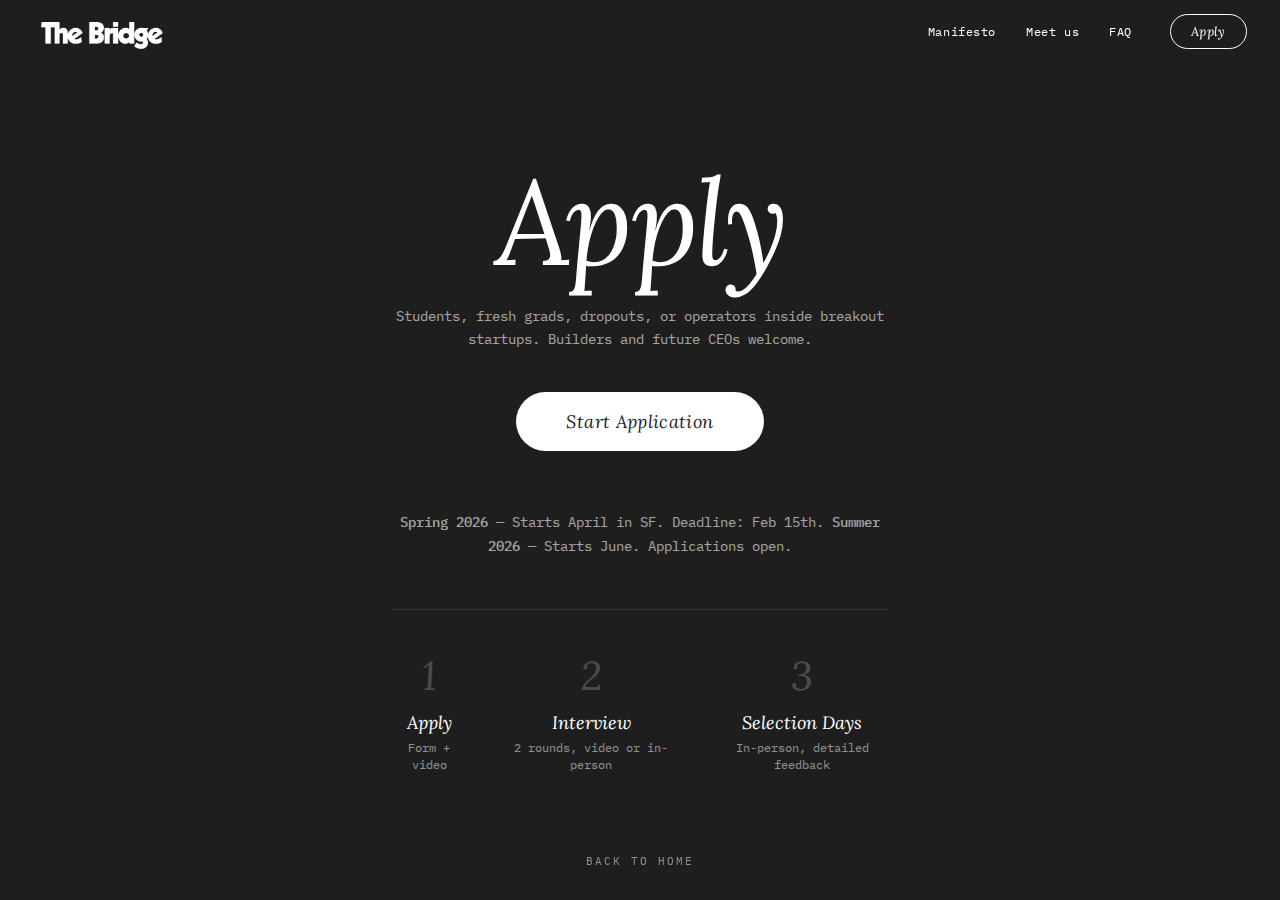
<file: apply.html>
<!DOCTYPE html>
<html lang="en">
<head>
    <meta charset="UTF-8">
    <meta name="viewport" content="width=device-width, initial-scale=1.0">
    <title>Apply - The Bridge</title>
    <link rel="preconnect" href="https://fonts.googleapis.com">
    <link rel="preconnect" href="https://fonts.gstatic.com" crossorigin>
    <link href="https://fonts.googleapis.com/css2?family=IBM+Plex+Mono:wght@400;500&family=Instrument+Sans:wght@400;500;600;700&family=Lora:ital,wght@0,400;0,500;1,400;1,500&display=swap" rel="stylesheet">
    <style>
        * {
            margin: 0;
            padding: 0;
            box-sizing: border-box;
        }

        body {
            background-color: #1E1E1E;
            font-family: 'Courier New', monospace;
            color: #FFFFFF;
            min-height: 100vh;
        }

        /* Header */
        #header {
            position: fixed;
            left: 0;
            right: 0;
            z-index: 10;
            display: flex;
            justify-content: space-between;
            align-items: flex-end;
            pointer-events: auto;
        }

        #header > a {
            display: flex;
            align-items: flex-end;
        }

        #logo {
            height: 24px;
            filter: brightness(0) invert(1);
        }

        #apply-btn {
            font-family: 'Lora', serif;
            font-size: clamp(10px, 1vw, 13px);
            font-style: italic;
            font-weight: 400;
            color: #FFFFFF;
            background-color: transparent;
            border: 1px solid #FFFFFF;
            text-decoration: none;
            letter-spacing: 0.02em;
            padding: 8px 20px;
            border-radius: 50px;
            transition: all 0.2s ease;
        }

        #apply-btn:hover {
            background-color: #FFFFFF;
            color: #1E1E1E;
        }

        .header-right {
            display: flex;
            align-items: center;
            gap: clamp(15px, 3vw, 40px);
        }

        #nav-menu {
            display: flex;
            gap: clamp(12px, 2.5vw, 30px);
        }

        #nav-menu a {
            font-family: 'IBM Plex Mono', monospace;
            font-size: clamp(9px, 0.9vw, 12px);
            color: #FFFFFF;
            text-decoration: none;
            letter-spacing: 0.05em;
            transition: opacity 0.2s ease;
        }

        #nav-menu a:hover {
            opacity: 0.6;
        }

        /* Mobile menu hamburger */
        #menu-toggle {
            display: none;
            flex-direction: column;
            justify-content: center;
            gap: 4px;
            width: 24px;
            height: 24px;
            cursor: pointer;
            z-index: 101;
        }

        #menu-toggle span {
            display: block;
            width: 100%;
            height: 1.5px;
            background-color: #FFFFFF;
            transition: all 0.3s ease;
        }

        #menu-toggle.open span:nth-child(1) {
            transform: rotate(45deg) translate(4px, 4px);
        }

        #menu-toggle.open span:nth-child(2) {
            opacity: 0;
        }

        #menu-toggle.open span:nth-child(3) {
            transform: rotate(-45deg) translate(4px, -4px);
        }

        /* Mobile overlay menu */
        #mobile-menu {
            display: none;
            position: fixed;
            top: 0;
            left: 0;
            right: 0;
            bottom: 0;
            background-color: #1E1E1E;
            z-index: 100;
            flex-direction: column;
            justify-content: center;
            align-items: center;
            gap: 30px;
        }

        #mobile-menu.open {
            display: flex;
        }

        #mobile-menu a {
            font-family: 'Lora', serif;
            font-size: 32px;
            font-style: italic;
            color: #FFFFFF;
            text-decoration: none;
            transition: opacity 0.2s ease;
        }

        #mobile-menu a:hover {
            opacity: 0.6;
        }

        @media (max-width: 600px) {
            #nav-menu {
                display: none;
            }

            #menu-toggle {
                display: flex;
            }
        }

        /* Content */
        #content {
            max-width: 700px;
            margin: 0 auto;
            padding: 0 8%;
            min-height: 100vh;
            display: flex;
            flex-direction: column;
            justify-content: center;
        }

        /* Hero */
        .hero {
            text-align: center;
            padding-top: 80px;
        }

        .hero h1 {
            font-family: 'Lora', serif;
            font-size: clamp(48px, 12vw, 120px);
            font-weight: 400;
            font-style: italic;
            color: #FFFFFF;
            letter-spacing: -0.03em;
            line-height: 0.9;
            margin-bottom: 30px;
        }

        .hero p {
            font-family: 'IBM Plex Mono', monospace;
            font-size: clamp(12px, 1.2vw, 14px);
            opacity: 0.6;
            line-height: 1.7;
            margin-bottom: 40px;
        }

        /* CTA */
        .cta-btn {
            display: inline-block;
            font-family: 'Lora', serif;
            font-size: clamp(14px, 1.5vw, 18px);
            font-style: italic;
            font-weight: 400;
            color: #1E1E1E;
            background-color: #FFFFFF;
            text-decoration: none;
            letter-spacing: 0.02em;
            padding: 18px 50px;
            border-radius: 50px;
            transition: all 0.2s ease;
            margin-bottom: 60px;
        }

        .cta-btn:hover {
            background-color: #E43535;
            color: #FFFFFF;
        }

        /* Info */
        .info {
            font-family: 'IBM Plex Mono', monospace;
            font-size: clamp(11px, 1vw, 13px);
            line-height: 1.8;
            opacity: 0.5;
            text-align: center;
        }

        .info strong {
            font-weight: 500;
            opacity: 1;
        }

        /* Process */
        .process {
            display: flex;
            justify-content: center;
            gap: 40px;
            margin-top: 50px;
            padding-top: 40px;
            border-top: 1px solid rgba(255, 255, 255, 0.1);
        }

        .process-step {
            text-align: center;
        }

        .process-step span {
            font-family: 'Lora', serif;
            font-size: clamp(28px, 4vw, 40px);
            font-style: italic;
            opacity: 0.2;
            display: block;
            margin-bottom: 10px;
        }

        .process-step strong {
            font-family: 'Lora', serif;
            font-size: clamp(14px, 1.5vw, 18px);
            font-style: italic;
            font-weight: 400;
            display: block;
            margin-bottom: 5px;
        }

        .process-step p {
            font-family: 'IBM Plex Mono', monospace;
            font-size: clamp(10px, 0.9vw, 12px);
            opacity: 0.5;
            line-height: 1.5;
        }

        @media (max-width: 600px) {
            .process {
                flex-direction: column;
                gap: 25px;
            }
        }

        /* Back link */
        .back-link {
            position: fixed;
            bottom: 30px;
            left: 0;
            right: 0;
            text-align: center;
            z-index: 10;
        }

        .back-link a {
            font-family: 'IBM Plex Mono', monospace;
            font-size: 11px;
            color: #FFFFFF;
            text-decoration: none;
            letter-spacing: 2px;
            opacity: 0.5;
            transition: opacity 0.2s;
        }

        .back-link a:hover {
            opacity: 1;
        }
    </style>
</head>
<body>

<!-- Header -->
<div id="header">
    <a href="index.html"><img id="logo" src="logo.png" alt="The Bridge"></a>
    <div class="header-right">
        <nav id="nav-menu">
            <a href="manifesto.html">Manifesto</a>
            <a href="meet-us.html">Meet us</a>
            <a href="faq.html">FAQ</a>
        </nav>
        <a id="apply-btn" href="apply.html">Apply</a>
        <div id="menu-toggle">
            <span></span>
            <span></span>
            <span></span>
        </div>
    </div>
</div>

<!-- Mobile menu overlay -->
<div id="mobile-menu">
    <a href="index.html">Home</a>
    <a href="manifesto.html">Manifesto</a>
    <a href="meet-us.html">Meet us</a>
    <a href="faq.html">FAQ</a>
    <a href="apply.html">Apply</a>
</div>

<div id="content">
    <div class="hero">
        <h1>Apply</h1>
        <p>Students, fresh grads, dropouts, or operators inside breakout startups. Builders and future CEOs welcome.</p>
        <a href="#" class="cta-btn">Start Application</a>
        <p class="info">
            <strong>Spring 2026</strong> — Starts April in SF. Deadline: Feb 15th. <strong>Summer 2026</strong> — Starts June. Applications open.
        </p>

        <div class="process">
            <div class="process-step">
                <span>1</span>
                <strong>Apply</strong>
                <p>Form + video</p>
            </div>
            <div class="process-step">
                <span>2</span>
                <strong>Interview</strong>
                <p>2 rounds, video or in-person</p>
            </div>
            <div class="process-step">
                <span>3</span>
                <strong>Selection Days</strong>
                <p>In-person, detailed feedback</p>
            </div>
        </div>
    </div>
</div>

<div class="back-link">
    <a href="index.html">BACK TO HOME</a>
</div>

<script>
// Positionnement du header identique à index.html
function positionHeader() {
    var header = document.getElementById('header');
    var baseSize = Math.min(window.innerWidth, window.innerHeight);
    var dotSpacing = Math.max(8, baseSize * 0.01);
    var marginSide = baseSize * 0.035;
    var marginTop = Math.max(50, baseSize * 0.06);

    var cols = Math.ceil(window.innerWidth / dotSpacing) + 1;
    var rows = Math.ceil(window.innerHeight / dotSpacing) + 1;

    var firstDotX, lastDotX, firstDotY;
    for (var c = 0; c < cols; c++) {
        var px = c * dotSpacing + dotSpacing / 2;
        if (px >= marginSide && firstDotX === undefined) firstDotX = px;
        if (px <= window.innerWidth - marginSide) lastDotX = px;
    }
    for (var r = 0; r < rows; r++) {
        var py = r * dotSpacing + dotSpacing / 2;
        if (py >= marginTop && firstDotY === undefined) firstDotY = py;
    }

    var dotZoneX = firstDotX;
    var dotZoneY = firstDotY;
    var dotZoneWidth = lastDotX - firstDotX;

    var headerTopMargin = marginSide * 0.5;
    header.style.top = headerTopMargin + 'px';
    header.style.height = (dotZoneY - headerTopMargin - 10) + 'px';
    header.style.paddingLeft = dotZoneX + 'px';
    header.style.paddingRight = (window.innerWidth - dotZoneX - dotZoneWidth) + 'px';

    var logo = document.getElementById('logo');
    logo.style.height = Math.max(18, baseSize * 0.03) + 'px';
}

window.addEventListener('resize', positionHeader);
positionHeader();

// Mobile menu toggle
var menuToggle = document.getElementById('menu-toggle');
var mobileMenu = document.getElementById('mobile-menu');

menuToggle.addEventListener('click', function() {
    menuToggle.classList.toggle('open');
    mobileMenu.classList.toggle('open');
});
</script>

</body>
</html>
</file>
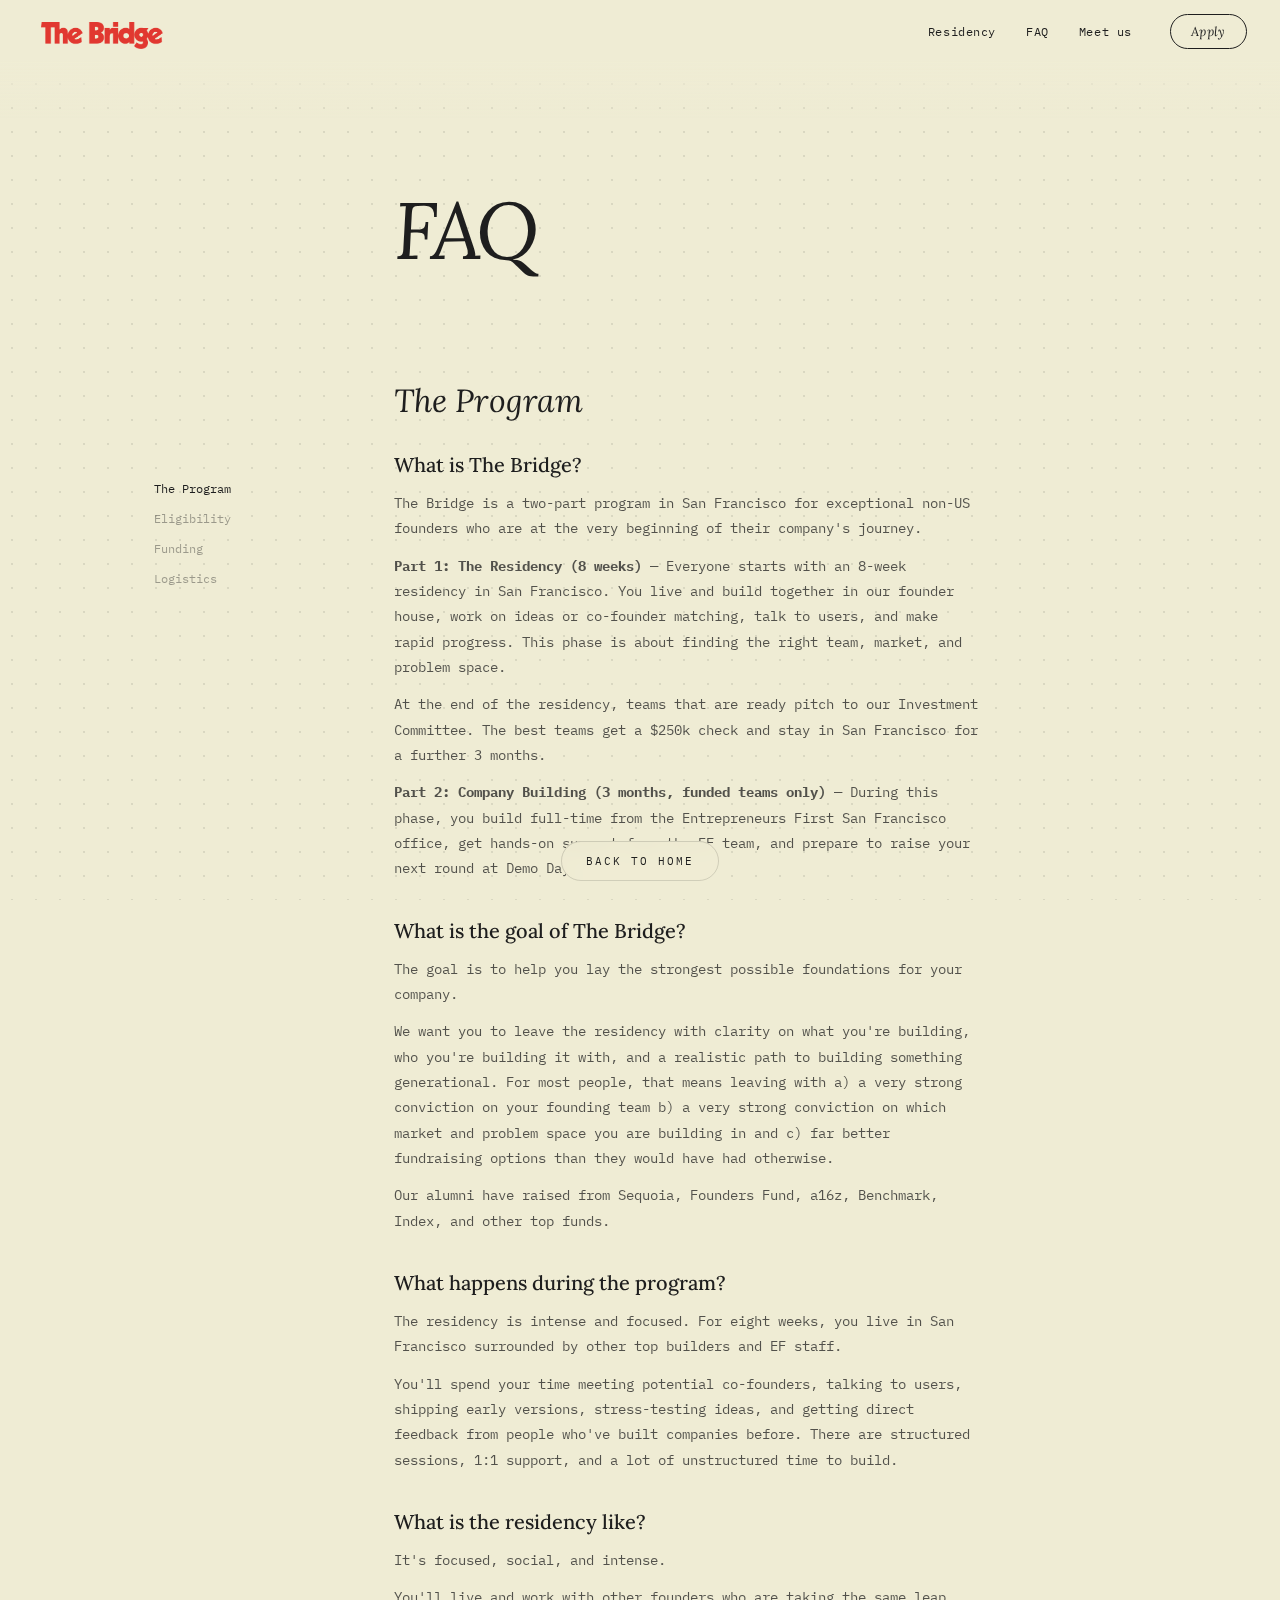
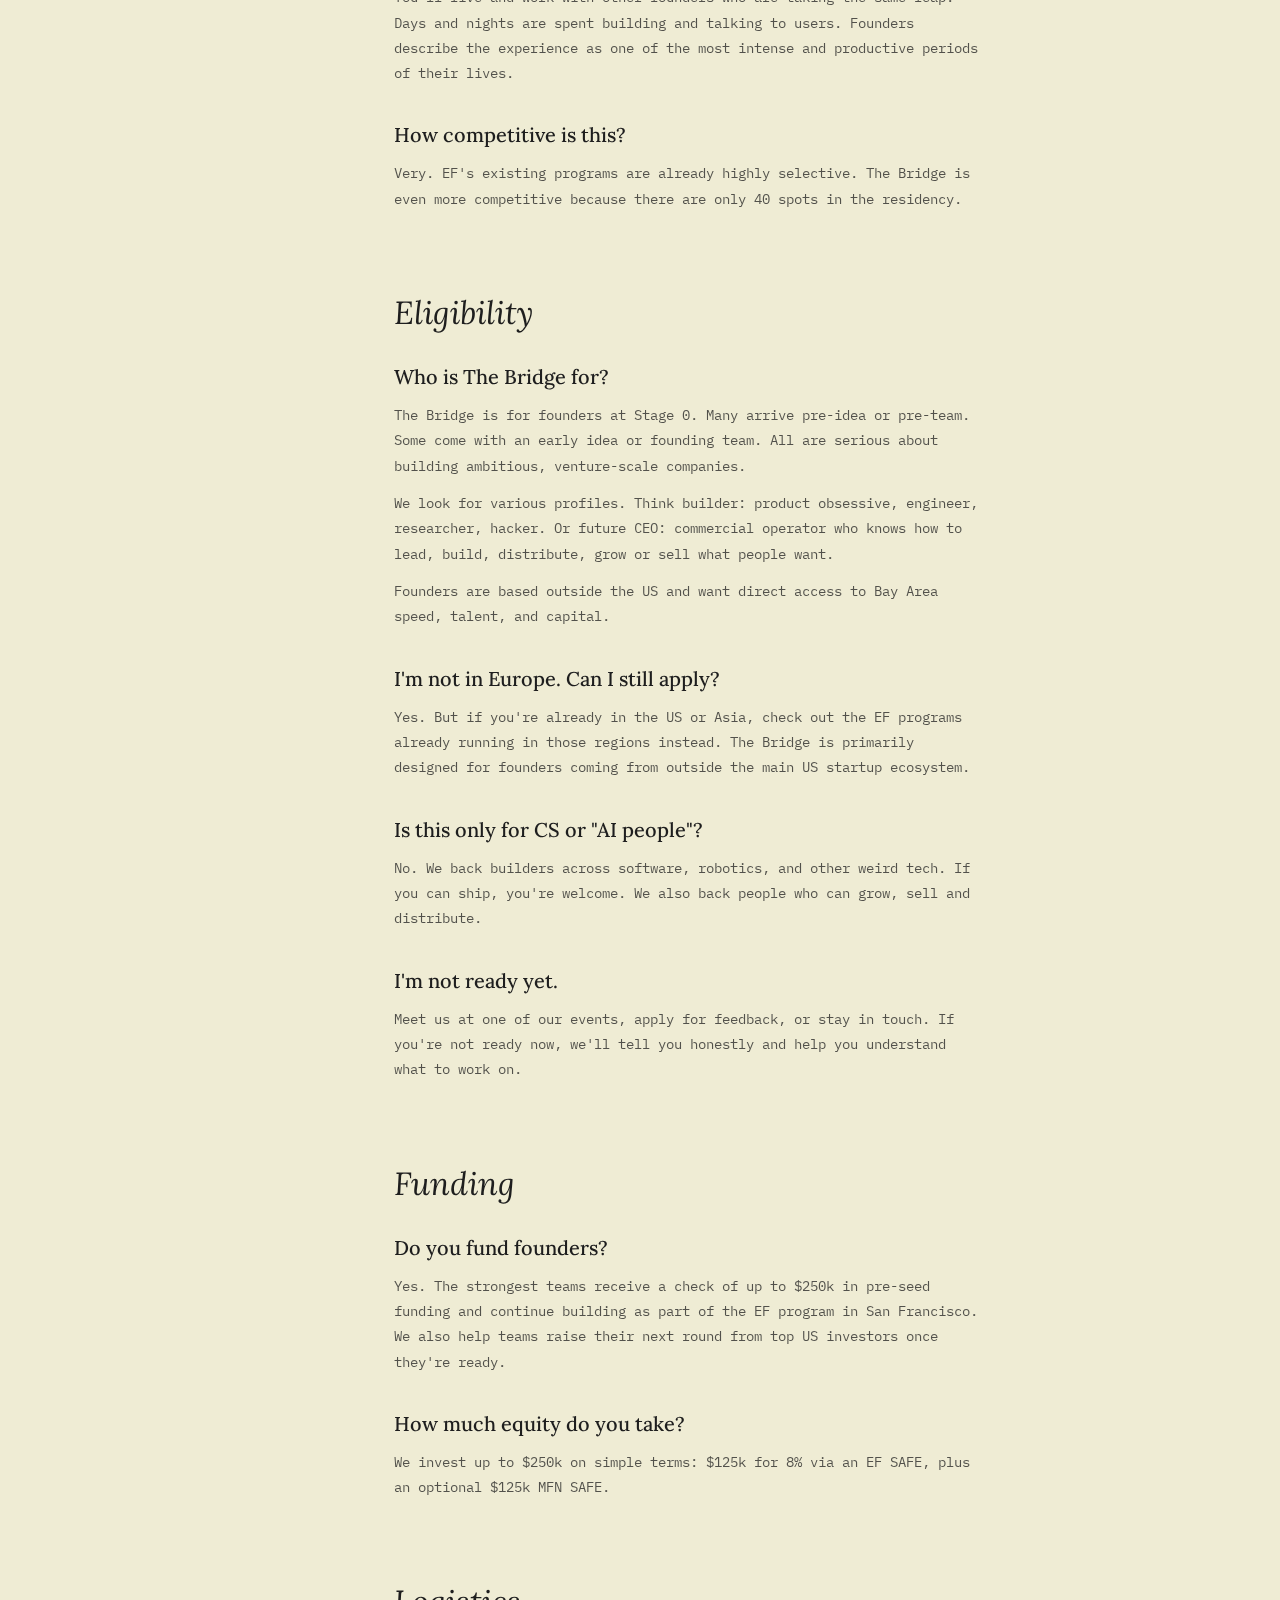
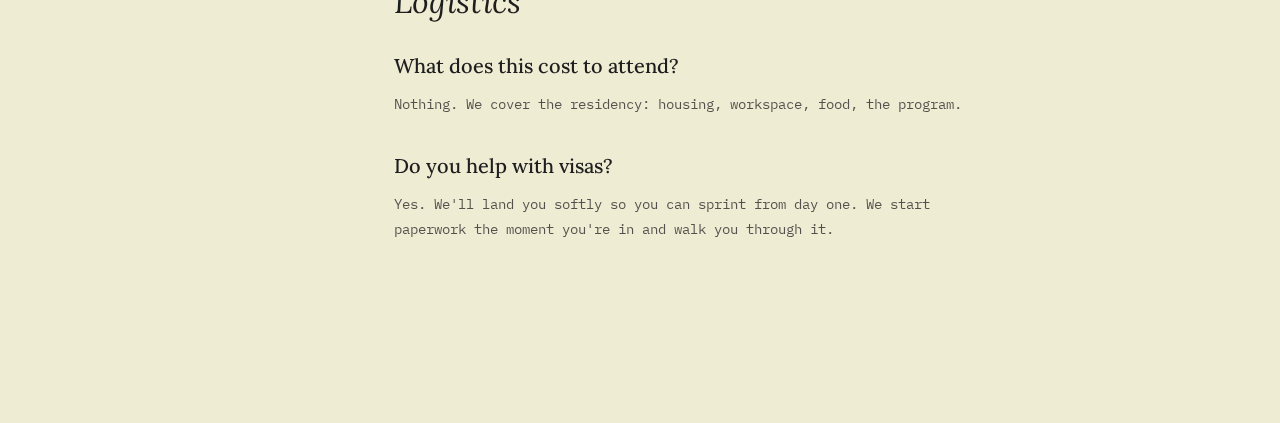
<file: faq.html>
<!DOCTYPE html>
<html lang="en">
<head>
    <meta charset="UTF-8">
    <meta name="viewport" content="width=device-width, initial-scale=1.0">
    <title>FAQ - The Bridge</title>
    <link rel="icon" type="image/png" href="favicon.png">
    <link rel="preconnect" href="https://fonts.googleapis.com">
    <link rel="preconnect" href="https://fonts.gstatic.com" crossorigin>
    <link href="https://fonts.googleapis.com/css2?family=IBM+Plex+Mono:wght@400;500&family=Instrument+Sans:wght@400;500;600;700&family=Lora:ital,wght@0,400;0,500;1,400;1,500&display=swap" rel="stylesheet">
    <style>
        * {
            margin: 0;
            padding: 0;
            box-sizing: border-box;
        }

        body {
            background-color: #EFECD4;
            font-family: 'Courier New', monospace;
            color: #1E1E1E;
            min-height: 100vh;
        }

        /* Dot pattern background */
        .dot-pattern {
            position: fixed;
            top: 0;
            left: 0;
            width: 100%;
            height: 100%;
            z-index: 0;
            pointer-events: none;
            background-image: radial-gradient(rgba(30, 30, 30, 0.1) 1px, transparent 1px);
            background-size: 24px 24px;
        }

        /* Header */
        #header {
            position: fixed;
            left: 0;
            right: 0;
            z-index: 10;
            display: flex;
            justify-content: space-between;
            align-items: flex-end;
            pointer-events: auto;
        }

        #header-fade {
            position: fixed;
            top: 0;
            left: 0;
            right: 0;
            height: 120px;
            background: linear-gradient(to bottom, #EFECD4 0%, #EFECD4 50%, transparent 100%);
            z-index: 9;
            pointer-events: none;
        }

        #header > a {
            display: flex;
            align-items: flex-end;
        }

        #logo {
            height: 24px;
            filter: brightness(0) saturate(100%) invert(27%) sepia(95%) saturate(2041%) hue-rotate(344deg) brightness(91%) contrast(93%);
        }

        #apply-btn {
            font-family: 'Lora', serif;
            font-size: clamp(10px, 1vw, 13px);
            font-style: italic;
            font-weight: 400;
            color: #1E1E1E;
            background-color: transparent;
            border: 1px solid #1E1E1E;
            text-decoration: none;
            letter-spacing: 0.02em;
            padding: 8px 20px;
            border-radius: 50px;
            transition: all 0.2s ease;
        }

        #apply-btn:hover {
            background-color: #1E1E1E;
            color: #EFECD4;
        }

        .header-right {
            display: flex;
            align-items: center;
            gap: clamp(15px, 3vw, 40px);
        }

        #nav-menu {
            display: flex;
            gap: clamp(12px, 2.5vw, 30px);
        }

        #nav-menu a {
            font-family: 'IBM Plex Mono', monospace;
            font-size: clamp(9px, 0.9vw, 12px);
            color: #1E1E1E;
            text-decoration: none;
            letter-spacing: 0.05em;
            transition: opacity 0.2s ease;
        }

        #nav-menu a:hover {
            opacity: 0.6;
        }

        /* Mobile menu hamburger */
        #menu-toggle {
            display: none;
            width: 20px;
            height: 20px;
            cursor: pointer;
            z-index: 101;
            position: relative;
        }

        #menu-toggle .dot {
            position: absolute;
            width: 3px;
            height: 3px;
            background-color: #1E1E1E;
            border-radius: 50%;
            transition: all 0.3s ease;
        }

        #menu-toggle .dot:nth-child(1) { top: 0; left: 0; }
        #menu-toggle .dot:nth-child(2) { top: 0; left: 50%; transform: translateX(-50%); }
        #menu-toggle .dot:nth-child(3) { top: 0; right: 0; }
        #menu-toggle .dot:nth-child(4) { top: 50%; left: 0; transform: translateY(-50%); }
        #menu-toggle .dot:nth-child(5) { top: 50%; left: 50%; transform: translate(-50%, -50%); }
        #menu-toggle .dot:nth-child(6) { top: 50%; right: 0; transform: translateY(-50%); }
        #menu-toggle .dot:nth-child(7) { bottom: 0; left: 0; }
        #menu-toggle .dot:nth-child(8) { bottom: 0; left: 50%; transform: translateX(-50%); }
        #menu-toggle .dot:nth-child(9) { bottom: 0; right: 0; }

        #menu-toggle.open .dot:nth-child(1) { top: 50%; left: 50%; transform: translate(-50%, -50%) translate(-6px, -6px); }
        #menu-toggle.open .dot:nth-child(2) { opacity: 0; }
        #menu-toggle.open .dot:nth-child(3) { top: 50%; right: auto; left: 50%; transform: translate(-50%, -50%) translate(6px, -6px); }
        #menu-toggle.open .dot:nth-child(4) { opacity: 0; }
        #menu-toggle.open .dot:nth-child(5) { transform: translate(-50%, -50%); }
        #menu-toggle.open .dot:nth-child(6) { opacity: 0; }
        #menu-toggle.open .dot:nth-child(7) { bottom: auto; top: 50%; left: 50%; transform: translate(-50%, -50%) translate(-6px, 6px); }
        #menu-toggle.open .dot:nth-child(8) { opacity: 0; }
        #menu-toggle.open .dot:nth-child(9) { bottom: auto; top: 50%; right: auto; left: 50%; transform: translate(-50%, -50%) translate(6px, 6px); }

        #mobile-menu {
            display: none;
            position: fixed;
            top: 0;
            left: 0;
            right: 0;
            bottom: 0;
            background-color: #EFECD4;
            z-index: 100;
            flex-direction: column;
            justify-content: center;
            align-items: flex-start;
            padding: 0 15%;
            gap: 0;
        }

        #mobile-menu.open {
            display: flex;
        }

        #mobile-menu a {
            font-family: 'IBM Plex Mono', monospace;
            font-size: 14px;
            color: #1E1E1E;
            text-decoration: none;
            transition: all 0.2s ease;
            padding: 12px 0;
            display: flex;
            align-items: center;
            gap: 15px;
            width: 100%;
            border-bottom: 1px solid rgba(30, 30, 30, 0.1);
        }

        #mobile-menu a:first-child {
            border-top: 1px solid rgba(30, 30, 30, 0.1);
        }

        #mobile-menu a::before {
            content: attr(data-index);
            font-size: 10px;
            opacity: 0.4;
            min-width: 20px;
        }

        #mobile-menu a:hover {
            padding-left: 10px;
        }

        @media (max-width: 600px) {
            #nav-menu {
                display: none;
            }

            #menu-toggle {
                display: flex;
            }
        }

        /* Main layout */
        .main-layout {
            display: flex;
            max-width: 1100px;
            margin: 0 auto;
            padding: 0 5%;
            position: relative;
            z-index: 1;
        }

        /* Category navigation - left sidebar */
        .category-nav {
            position: sticky;
            top: 120px;
            width: 180px;
            flex-shrink: 0;
            padding-top: 40vh;
            align-self: flex-start;
        }

        .category-nav ul {
            list-style: none;
            display: flex;
            flex-direction: column;
            gap: 12px;
        }

        .category-nav a {
            font-family: 'IBM Plex Mono', monospace;
            font-size: 12px;
            color: #1E1E1E;
            text-decoration: none;
            opacity: 0.4;
            transition: opacity 0.2s;
        }

        .category-nav a:hover,
        .category-nav a.active {
            opacity: 1;
        }

        /* Content */
        #content {
            flex: 1;
            max-width: 650px;
            padding-left: 60px;
        }

        /* Hero */
        .hero {
            min-height: 40vh;
            display: flex;
            flex-direction: column;
            justify-content: center;
            align-items: flex-start;
            padding-top: 100px;
        }

        .hero h1 {
            font-family: 'Lora', serif;
            font-size: clamp(48px, 10vw, 80px);
            font-weight: 400;
            font-style: italic;
            color: #1E1E1E;
            letter-spacing: -0.03em;
            line-height: 0.9;
        }

        /* FAQ Sections */
        .faq-section {
            margin-bottom: 60px;
        }

        .faq-section h2 {
            font-family: 'Lora', serif;
            font-size: clamp(24px, 4vw, 32px);
            font-weight: 400;
            font-style: italic;
            margin-bottom: 30px;
            padding-top: 20px;
        }

        .faq-item {
            margin-bottom: 35px;
        }

        .faq-question {
            font-family: 'Lora', serif;
            font-size: clamp(16px, 2vw, 20px);
            font-weight: 500;
            margin-bottom: 12px;
            line-height: 1.4;
        }

        .faq-answer {
            font-family: 'IBM Plex Mono', monospace;
            font-size: clamp(13px, 1.1vw, 15px);
            line-height: 1.8;
            opacity: 0.75;
        }

        .faq-answer p {
            margin-bottom: 12px;
        }

        .faq-answer p:last-child {
            margin-bottom: 0;
        }

        /* Footer spacing */
        .footer-space {
            height: 120px;
        }

        /* Mobile */
        @media (max-width: 768px) {
            .main-layout {
                flex-direction: column;
            }

            .category-nav {
                display: none;
            }

            #content {
                padding-left: 0;
            }

            .hero {
                padding-top: 100px;
                min-height: 30vh;
            }
        }

        /* Back link */
        .back-link {
            position: fixed;
            bottom: 30px;
            left: 0;
            right: 0;
            text-align: center;
            z-index: 10;
        }

        .back-link a {
            font-family: 'IBM Plex Mono', monospace;
            font-size: 11px;
            color: #1E1E1E;
            text-decoration: none;
            letter-spacing: 2px;
            transition: all 0.2s;
            background: rgba(239, 236, 212, 0.9);
            backdrop-filter: blur(10px);
            -webkit-backdrop-filter: blur(10px);
            padding: 12px 24px;
            border-radius: 50px;
            border: 1px solid rgba(30, 30, 30, 0.15);
        }

        .back-link a:hover {
            background: rgba(30, 30, 30, 0.1);
        }
    </style>
</head>
<body>

<!-- Dot pattern background -->
<div class="dot-pattern"></div>

<!-- Fade overlay -->
<div id="header-fade"></div>

<!-- Header -->
<div id="header">
    <a href="index.html"><img id="logo" src="logo.png" alt="The Bridge"></a>
    <div class="header-right">
        <nav id="nav-menu">
            <a href="residency.html">Residency</a>
            <a href="faq.html">FAQ</a>
            <a href="meet-us.html">Meet us</a>
        </nav>
        <a id="apply-btn" href="apply.html">Apply</a>
        <div id="menu-toggle">
            <span class="dot"></span>
            <span class="dot"></span>
            <span class="dot"></span>
            <span class="dot"></span>
            <span class="dot"></span>
            <span class="dot"></span>
            <span class="dot"></span>
            <span class="dot"></span>
            <span class="dot"></span>
        </div>
    </div>
</div>

<!-- Mobile menu overlay -->
<div id="mobile-menu">
    <a href="index.html" data-index="01">Home</a>
    <a href="residency.html" data-index="02">Residency</a>
    <a href="faq.html" data-index="03">FAQ</a>
    <a href="meet-us.html" data-index="04">Meet us</a>
    <a href="apply.html" data-index="05">Apply</a>
</div>

<div class="main-layout">
    <!-- Category navigation - left sidebar -->
    <nav class="category-nav">
        <ul>
            <li><a href="#program" class="active">The Program</a></li>
            <li><a href="#eligibility">Eligibility</a></li>
            <li><a href="#funding">Funding</a></li>
            <li><a href="#logistics">Logistics</a></li>
        </ul>
    </nav>

    <div id="content">
        <!-- Hero -->
        <div class="hero">
            <h1>FAQ</h1>
        </div>

        <!-- The Program -->
    <section class="faq-section" id="program">
        <h2>The Program</h2>

        <div class="faq-item">
            <div class="faq-question">What is The Bridge?</div>
            <div class="faq-answer">
                <p>The Bridge is a two-part program in San Francisco for exceptional non-US founders who are at the very beginning of their company's journey.</p>
                <p><strong>Part 1: The Residency (8 weeks)</strong> — Everyone starts with an 8-week residency in San Francisco. You live and build together in our founder house, work on ideas or co-founder matching, talk to users, and make rapid progress. This phase is about finding the right team, market, and problem space.</p>
                <p>At the end of the residency, teams that are ready pitch to our Investment Committee. The best teams get a $250k check and stay in San Francisco for a further 3 months.</p>
                <p><strong>Part 2: Company Building (3 months, funded teams only)</strong> — During this phase, you build full-time from the Entrepreneurs First San Francisco office, get hands-on support from the EF team, and prepare to raise your next round at Demo Day.</p>
            </div>
        </div>

        <div class="faq-item">
            <div class="faq-question">What is the goal of The Bridge?</div>
            <div class="faq-answer">
                <p>The goal is to help you lay the strongest possible foundations for your company.</p>
                <p>We want you to leave the residency with clarity on what you're building, who you're building it with, and a realistic path to building something generational. For most people, that means leaving with a) a very strong conviction on your founding team b) a very strong conviction on which market and problem space you are building in and c) far better fundraising options than they would have had otherwise.</p>
                <p>Our alumni have raised from Sequoia, Founders Fund, a16z, Benchmark, Index, and other top funds.</p>
            </div>
        </div>

        <div class="faq-item">
            <div class="faq-question">What happens during the program?</div>
            <div class="faq-answer">
                <p>The residency is intense and focused. For eight weeks, you live in San Francisco surrounded by other top builders and EF staff.</p>
                <p>You'll spend your time meeting potential co-founders, talking to users, shipping early versions, stress-testing ideas, and getting direct feedback from people who've built companies before. There are structured sessions, 1:1 support, and a lot of unstructured time to build.</p>
            </div>
        </div>

        <div class="faq-item">
            <div class="faq-question">What is the residency like?</div>
            <div class="faq-answer">
                <p>It's focused, social, and intense.</p>
                <p>You'll live and work with other founders who are taking the same leap. Days and nights are spent building and talking to users. Founders describe the experience as one of the most intense and productive periods of their lives.</p>
            </div>
        </div>

        <div class="faq-item">
            <div class="faq-question">How competitive is this?</div>
            <div class="faq-answer">
                <p>Very. EF's existing programs are already highly selective. The Bridge is even more competitive because there are only 40 spots in the residency.</p>
            </div>
        </div>
    </section>

    <!-- Eligibility -->
    <section class="faq-section" id="eligibility">
        <h2>Eligibility</h2>

        <div class="faq-item">
            <div class="faq-question">Who is The Bridge for?</div>
            <div class="faq-answer">
                <p>The Bridge is for founders at Stage 0. Many arrive pre-idea or pre-team. Some come with an early idea or founding team. All are serious about building ambitious, venture-scale companies.</p>
                <p>We look for various profiles. Think builder: product obsessive, engineer, researcher, hacker. Or future CEO: commercial operator who knows how to lead, build, distribute, grow or sell what people want.</p>
                <p>Founders are based outside the US and want direct access to Bay Area speed, talent, and capital.</p>
            </div>
        </div>

        <div class="faq-item">
            <div class="faq-question">I'm not in Europe. Can I still apply?</div>
            <div class="faq-answer">
                <p>Yes. But if you're already in the US or Asia, check out the EF programs already running in those regions instead. The Bridge is primarily designed for founders coming from outside the main US startup ecosystem.</p>
            </div>
        </div>

        <div class="faq-item">
            <div class="faq-question">Is this only for CS or "AI people"?</div>
            <div class="faq-answer">
                <p>No. We back builders across software, robotics, and other weird tech. If you can ship, you're welcome. We also back people who can grow, sell and distribute.</p>
            </div>
        </div>

        <div class="faq-item">
            <div class="faq-question">I'm not ready yet.</div>
            <div class="faq-answer">
                <p>Meet us at one of our events, apply for feedback, or stay in touch. If you're not ready now, we'll tell you honestly and help you understand what to work on.</p>
            </div>
        </div>
    </section>

    <!-- Funding -->
    <section class="faq-section" id="funding">
        <h2>Funding</h2>

        <div class="faq-item">
            <div class="faq-question">Do you fund founders?</div>
            <div class="faq-answer">
                <p>Yes. The strongest teams receive a check of up to $250k in pre-seed funding and continue building as part of the EF program in San Francisco. We also help teams raise their next round from top US investors once they're ready.</p>
            </div>
        </div>

        <div class="faq-item">
            <div class="faq-question">How much equity do you take?</div>
            <div class="faq-answer">
                <p>We invest up to $250k on simple terms: $125k for 8% via an EF SAFE, plus an optional $125k MFN SAFE.</p>
            </div>
        </div>
    </section>

    <!-- Logistics -->
    <section class="faq-section" id="logistics">
        <h2>Logistics</h2>

        <div class="faq-item">
            <div class="faq-question">What does this cost to attend?</div>
            <div class="faq-answer">
                <p>Nothing. We cover the residency: housing, workspace, food, the program.</p>
            </div>
        </div>

        <div class="faq-item">
            <div class="faq-question">Do you help with visas?</div>
            <div class="faq-answer">
                <p>Yes. We'll land you softly so you can sprint from day one. We start paperwork the moment you're in and walk you through it.</p>
            </div>
        </div>
    </section>

        <div class="footer-space"></div>
    </div>
</div>

<div class="back-link">
    <a href="index.html">BACK TO HOME</a>
</div>

<script>
// Positionnement du header
function positionHeader() {
    var header = document.getElementById('header');
    var baseSize = Math.min(window.innerWidth, window.innerHeight);
    var dotSpacing = Math.max(8, baseSize * 0.01);
    var marginSide = baseSize * 0.035;
    var marginTop = Math.max(50, baseSize * 0.06);

    var cols = Math.ceil(window.innerWidth / dotSpacing) + 1;
    var rows = Math.ceil(window.innerHeight / dotSpacing) + 1;

    var firstDotX, lastDotX, firstDotY;
    for (var c = 0; c < cols; c++) {
        var px = c * dotSpacing + dotSpacing / 2;
        if (px >= marginSide && firstDotX === undefined) firstDotX = px;
        if (px <= window.innerWidth - marginSide) lastDotX = px;
    }
    for (var r = 0; r < rows; r++) {
        var py = r * dotSpacing + dotSpacing / 2;
        if (py >= marginTop && firstDotY === undefined) firstDotY = py;
    }

    var dotZoneX = firstDotX;
    var dotZoneY = firstDotY;
    var dotZoneWidth = lastDotX - firstDotX;

    var headerTopMargin = marginSide * 0.5;
    header.style.top = headerTopMargin + 'px';
    header.style.height = (dotZoneY - headerTopMargin - 10) + 'px';
    header.style.paddingLeft = dotZoneX + 'px';
    header.style.paddingRight = (window.innerWidth - dotZoneX - dotZoneWidth) + 'px';

    var logo = document.getElementById('logo');
    logo.style.height = Math.max(18, baseSize * 0.03) + 'px';
}

// Smooth scroll for anchor links
var navLinks = document.querySelectorAll('.category-nav a');
navLinks.forEach(function(link) {
    link.addEventListener('click', function(e) {
        e.preventDefault();
        var target = document.querySelector(this.getAttribute('href'));
        if (target) {
            target.scrollIntoView({ behavior: 'smooth', block: 'start' });
        }
        // Update active state
        navLinks.forEach(function(l) { l.classList.remove('active'); });
        this.classList.add('active');
    });
});

// Update active nav on scroll
var sections = document.querySelectorAll('.faq-section');
window.addEventListener('scroll', function() {
    var scrollPos = window.scrollY + 200;
    sections.forEach(function(section) {
        if (section.offsetTop <= scrollPos && section.offsetTop + section.offsetHeight > scrollPos) {
            navLinks.forEach(function(link) {
                link.classList.remove('active');
                if (link.getAttribute('href') === '#' + section.id) {
                    link.classList.add('active');
                }
            });
        }
    });
});

window.addEventListener('resize', positionHeader);
positionHeader();

// Mobile menu toggle
var menuToggle = document.getElementById('menu-toggle');
var mobileMenu = document.getElementById('mobile-menu');

menuToggle.addEventListener('click', function() {
    menuToggle.classList.toggle('open');
    mobileMenu.classList.toggle('open');
});
</script>

</body>
</html>
</file>
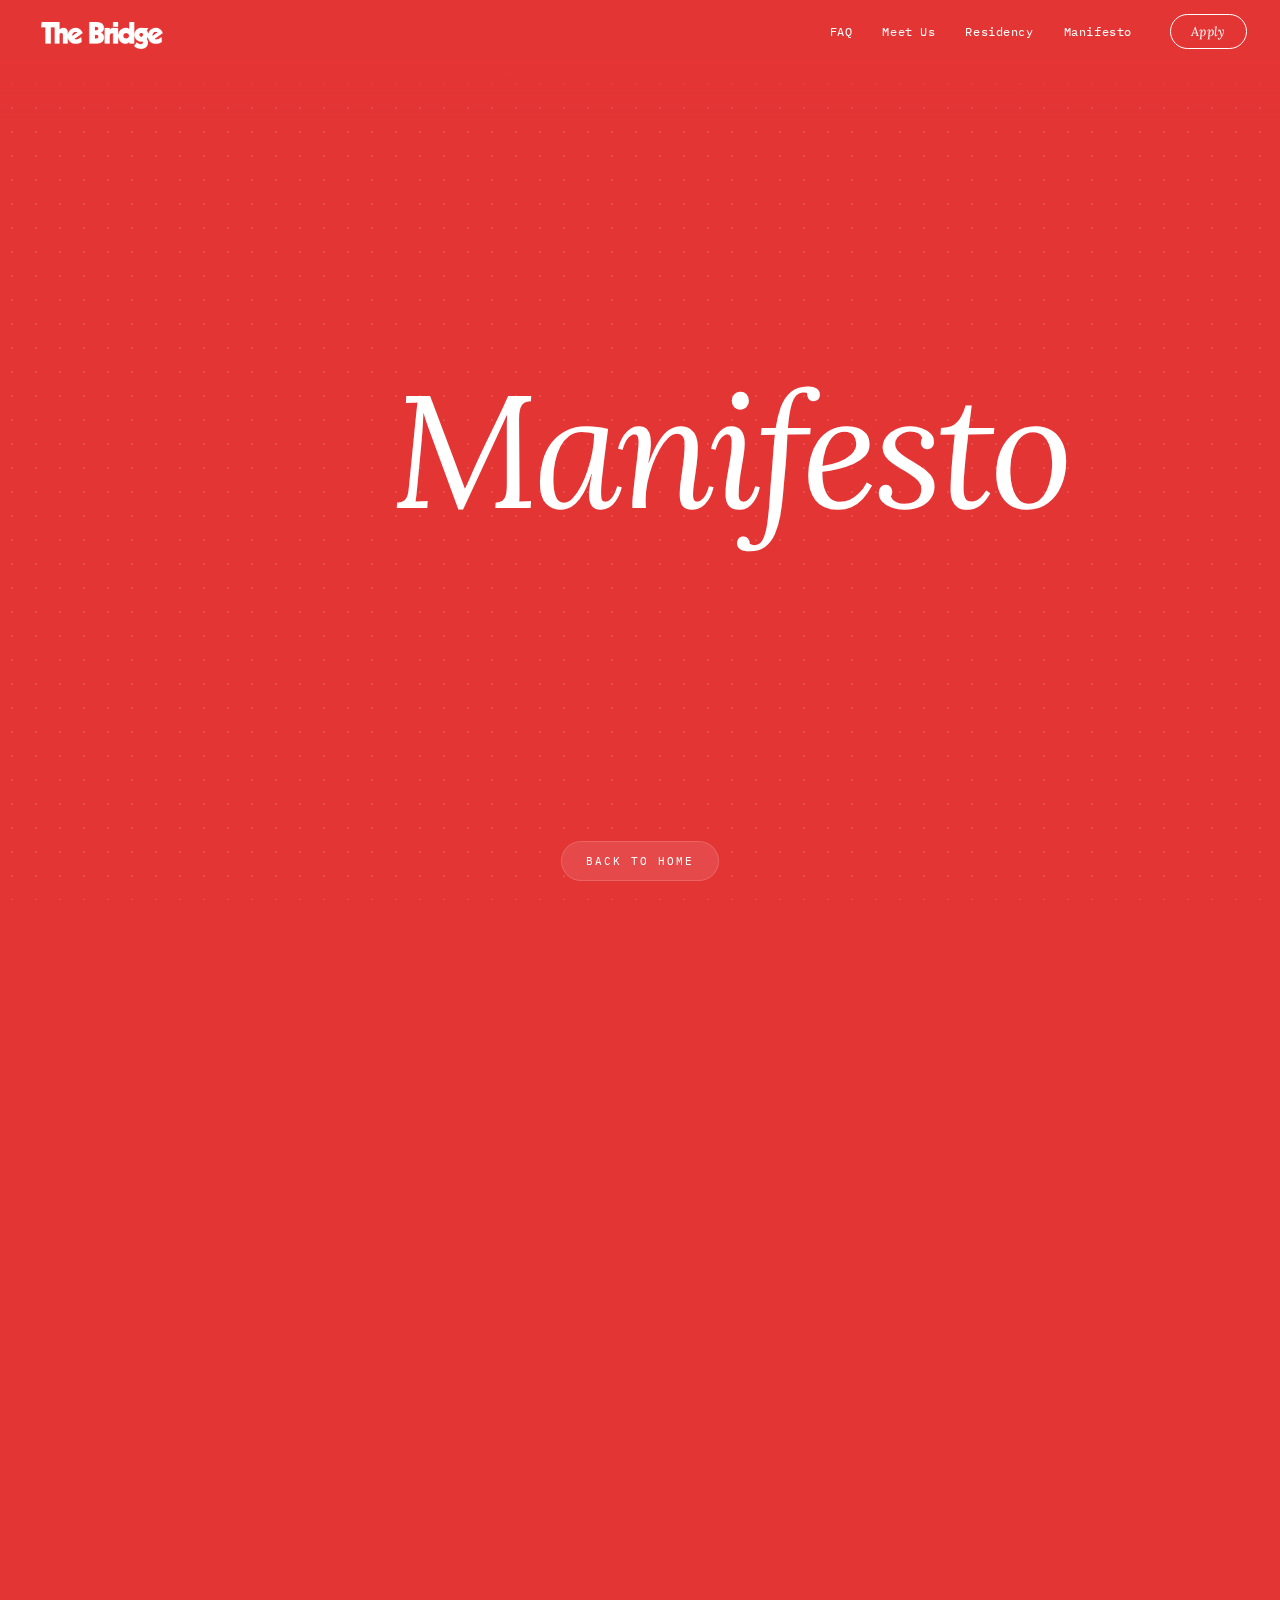
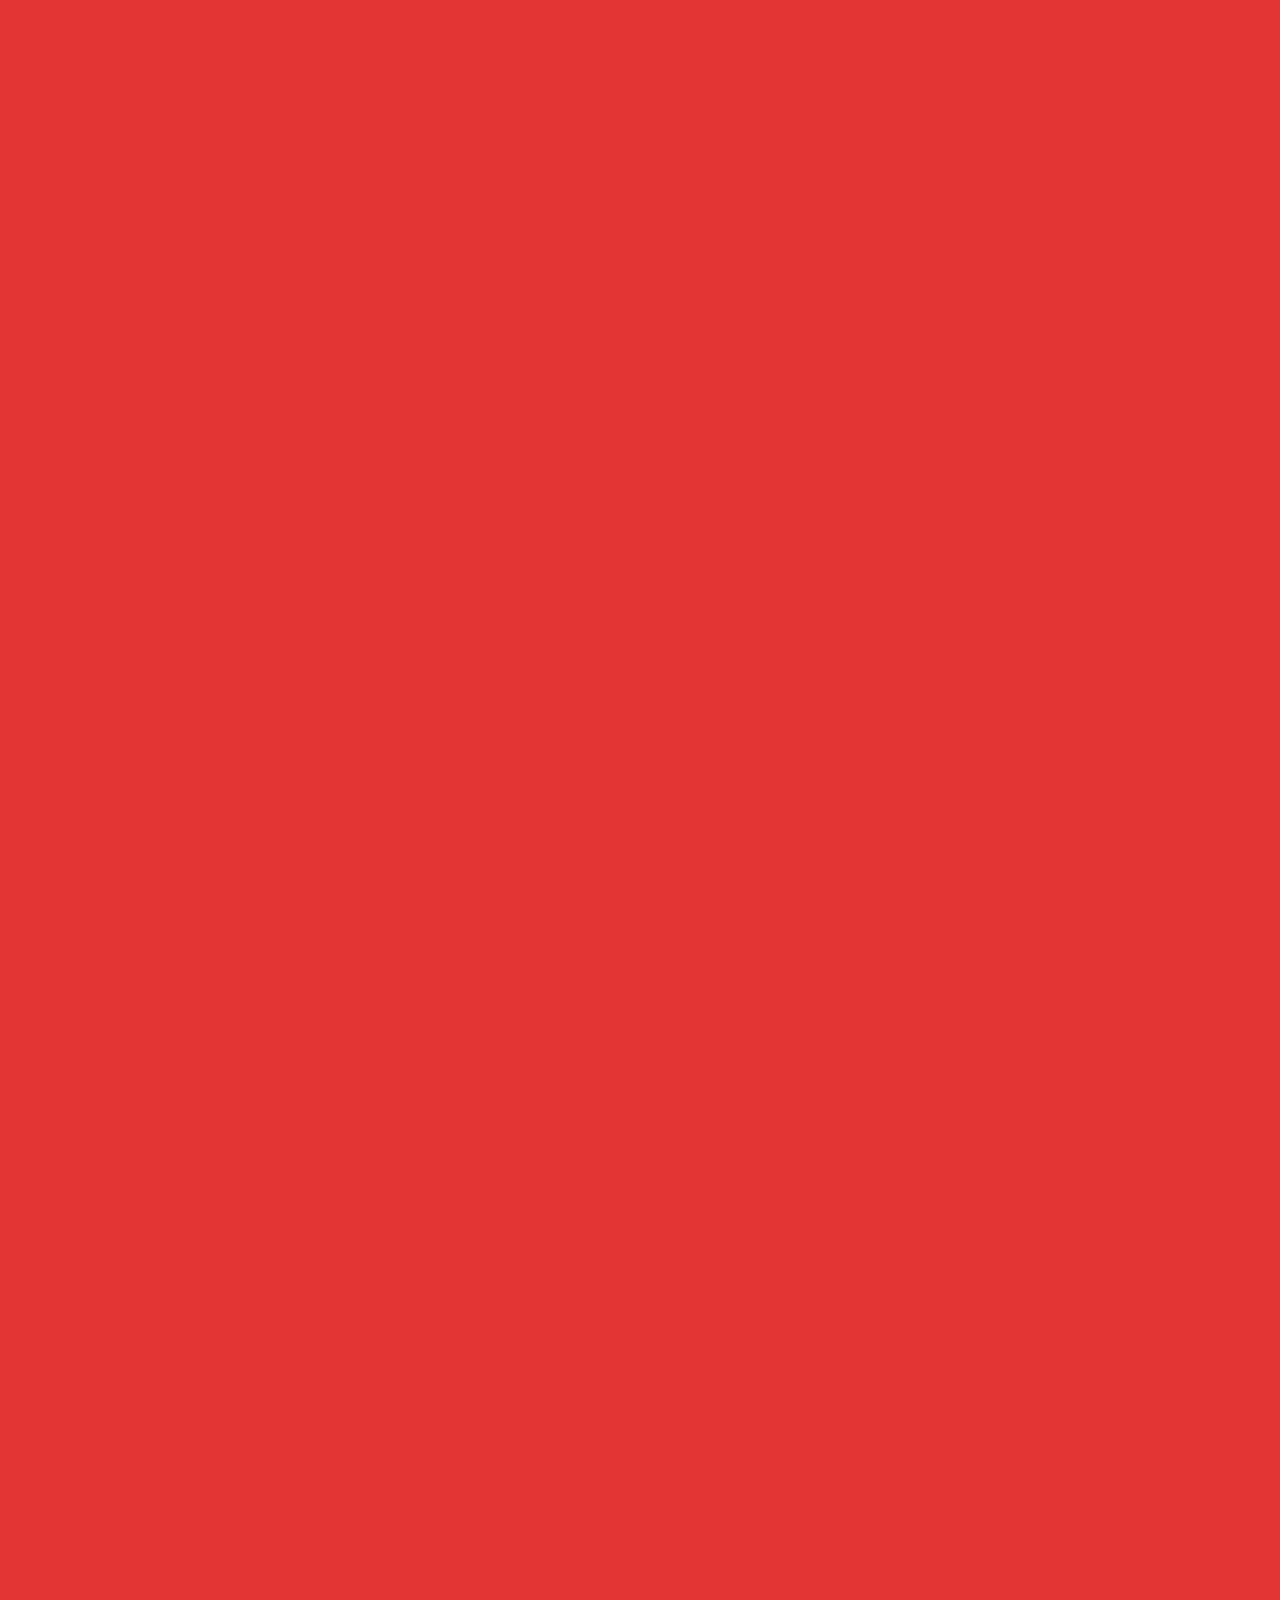
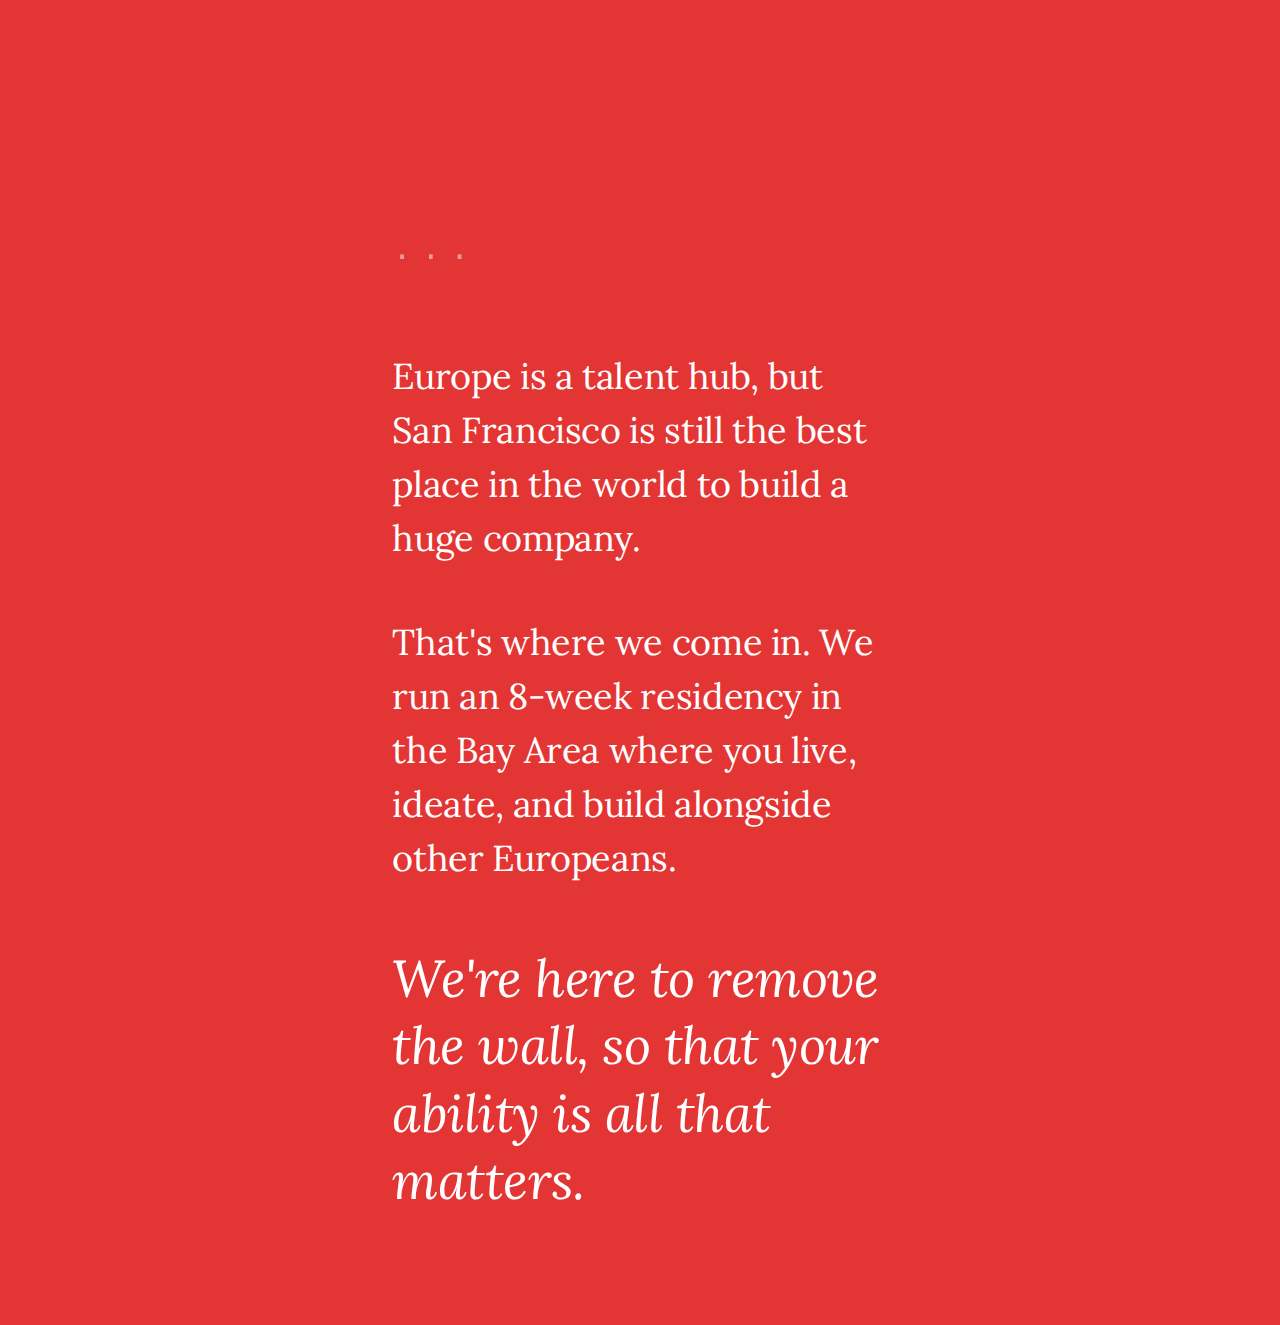
<file: manifesto.html>
<!DOCTYPE html>
<html lang="en">
<head>
    <meta charset="UTF-8">
    <meta name="viewport" content="width=device-width, initial-scale=1.0">
    <title>Manifesto - The Bridge</title>
    <link rel="icon" type="image/png" href="favicon.png">
    <link rel="preconnect" href="https://fonts.googleapis.com">
    <link rel="preconnect" href="https://fonts.gstatic.com" crossorigin>
    <link href="https://fonts.googleapis.com/css2?family=IBM+Plex+Mono:wght@400;500&family=Instrument+Sans:wght@400;500;600;700&family=Lora:ital,wght@0,400;0,500;1,400;1,500&display=swap" rel="stylesheet">
    <style>
        * {
            margin: 0;
            padding: 0;
            box-sizing: border-box;
        }

        body {
            background-color: #E43535;
            font-family: 'Courier New', monospace;
            color: #FFFFFF;
            min-height: 100vh;
        }

        /* Dot pattern background */
        .dot-pattern {
            position: fixed;
            top: 0;
            left: 0;
            width: 100%;
            height: 100%;
            z-index: 0;
            pointer-events: none;
            background-image: radial-gradient(rgba(255, 255, 255, 0.12) 1px, transparent 1px);
            background-size: 24px 24px;
        }

        /* Header - identique à index.html */
        #header {
            position: fixed;
            left: 0;
            right: 0;
            z-index: 10;
            display: flex;
            justify-content: space-between;
            align-items: flex-end;
            pointer-events: auto;
        }

        /* Fade overlay - clips content approaching header */
        #header-fade {
            position: fixed;
            top: 0;
            left: 0;
            right: 0;
            height: 120px;
            background: linear-gradient(to bottom, #E43535 0%, #E43535 50%, transparent 100%);
            z-index: 9;
            pointer-events: none;
        }

        #header a {
            display: flex;
            align-items: flex-end;
        }

        #logo {
            height: 24px;
            filter: brightness(0) invert(1);
        }

        #apply-btn {
            font-family: 'Lora', serif;
            font-size: clamp(10px, 1vw, 13px);
            font-style: italic;
            font-weight: 400;
            color: #FFFFFF;
            background-color: transparent;
            border: 1px solid #FFFFFF;
            text-decoration: none;
            letter-spacing: 0.02em;
            padding: 8px 20px;
            border-radius: 50px;
            transition: all 0.2s ease;
        }

        #apply-btn:hover {
            background-color: #FFFFFF;
            color: #E43535;
        }

        .header-right {
            display: flex;
            align-items: center;
            gap: clamp(15px, 3vw, 40px);
        }

        #nav-menu {
            display: flex;
            gap: clamp(12px, 2.5vw, 30px);
        }

        #nav-menu a {
            font-family: 'IBM Plex Mono', monospace;
            font-size: clamp(9px, 0.9vw, 12px);
            color: #FFFFFF;
            text-decoration: none;
            letter-spacing: 0.05em;
            transition: opacity 0.2s ease;
        }

        #nav-menu a:hover {
            opacity: 0.6;
        }

        /* Mobile menu hamburger - dot matrix style */
        #menu-toggle {
            display: none;
            width: 20px;
            height: 20px;
            cursor: pointer;
            z-index: 101;
            position: relative;
        }

        #menu-toggle .dot {
            position: absolute;
            width: 3px;
            height: 3px;
            background-color: #FFFFFF;
            border-radius: 50%;
            transition: all 0.3s ease;
        }

        /* Grille 3x3 de points */
        #menu-toggle .dot:nth-child(1) { top: 0; left: 0; }
        #menu-toggle .dot:nth-child(2) { top: 0; left: 50%; transform: translateX(-50%); }
        #menu-toggle .dot:nth-child(3) { top: 0; right: 0; }
        #menu-toggle .dot:nth-child(4) { top: 50%; left: 0; transform: translateY(-50%); }
        #menu-toggle .dot:nth-child(5) { top: 50%; left: 50%; transform: translate(-50%, -50%); }
        #menu-toggle .dot:nth-child(6) { top: 50%; right: 0; transform: translateY(-50%); }
        #menu-toggle .dot:nth-child(7) { bottom: 0; left: 0; }
        #menu-toggle .dot:nth-child(8) { bottom: 0; left: 50%; transform: translateX(-50%); }
        #menu-toggle .dot:nth-child(9) { bottom: 0; right: 0; }

        /* Animation vers X */
        #menu-toggle.open .dot:nth-child(1) { top: 50%; left: 50%; transform: translate(-50%, -50%) translate(-6px, -6px); }
        #menu-toggle.open .dot:nth-child(2) { opacity: 0; }
        #menu-toggle.open .dot:nth-child(3) { top: 50%; right: auto; left: 50%; transform: translate(-50%, -50%) translate(6px, -6px); }
        #menu-toggle.open .dot:nth-child(4) { opacity: 0; }
        #menu-toggle.open .dot:nth-child(5) { transform: translate(-50%, -50%); }
        #menu-toggle.open .dot:nth-child(6) { opacity: 0; }
        #menu-toggle.open .dot:nth-child(7) { bottom: auto; top: 50%; left: 50%; transform: translate(-50%, -50%) translate(-6px, 6px); }
        #menu-toggle.open .dot:nth-child(8) { opacity: 0; }
        #menu-toggle.open .dot:nth-child(9) { bottom: auto; top: 50%; right: auto; left: 50%; transform: translate(-50%, -50%) translate(6px, 6px); }

        /* Mobile overlay menu - terminal style */
        #mobile-menu {
            display: none;
            position: fixed;
            top: 0;
            left: 0;
            right: 0;
            bottom: 0;
            background-color: #E43535;
            z-index: 100;
            flex-direction: column;
            justify-content: center;
            align-items: flex-start;
            padding: 0 15%;
            gap: 0;
        }

        #mobile-menu.open {
            display: flex;
        }

        #mobile-menu a {
            font-family: 'IBM Plex Mono', monospace;
            font-size: 14px;
            color: #FFFFFF;
            text-decoration: none;
            transition: all 0.2s ease;
            padding: 12px 0;
            display: flex;
            align-items: center;
            gap: 15px;
            width: 100%;
            border-bottom: 1px solid rgba(255, 255, 255, 0.15);
        }

        #mobile-menu a:first-child {
            border-top: 1px solid rgba(255, 255, 255, 0.15);
        }

        #mobile-menu a::before {
            content: attr(data-index);
            font-size: 10px;
            opacity: 0.5;
            min-width: 20px;
        }

        #mobile-menu a:hover {
            padding-left: 10px;
        }

        @media (max-width: 600px) {
            #nav-menu {
                display: none;
            }

            #menu-toggle {
                display: flex;
            }
        }

        /* Content */
        #content {
            max-width: 700px;
            margin: 0 auto;
            padding: 0 8%;
        }

        /* Hero */
        .hero {
            min-height: 100vh;
            display: flex;
            flex-direction: column;
            justify-content: center;
            align-items: flex-start;
        }

        .hero h1 {
            font-family: 'Lora', serif;
            font-size: clamp(64px, 15vw, 160px);
            font-weight: 400;
            font-style: italic;
            color: #FFFFFF;
            letter-spacing: -0.03em;
            line-height: 0.9;
        }

        /* Stories */
        .stories {
            padding-bottom: 100px;
        }

        .story {
            margin-bottom: 80px;
            opacity: 0;
            transform: translateY(30px);
            transition: all 0.7s ease;
        }

        .story.visible {
            opacity: 1;
            transform: translateY(0);
        }

        .story p {
            font-family: 'Lora', serif;
            font-size: clamp(20px, 3vw, 32px);
            font-weight: 400;
            line-height: 1.6;
            letter-spacing: -0.01em;
        }

        .story em {
            font-style: italic;
            font-weight: 400;
        }

        /* Separator */
        .separator {
            padding: 80px 0;
            opacity: 0.5;
            font-size: 32px;
            letter-spacing: 0.3em;
        }

        /* Conclusion */
        .conclusion {
            padding: 0 0 60px;
        }

        .conclusion p {
            font-family: 'Lora', serif;
            font-size: clamp(22px, 3.5vw, 36px);
            font-weight: 400;
            line-height: 1.5;
            margin-bottom: 50px;
            letter-spacing: -0.01em;
        }

        .conclusion .final {
            font-size: clamp(28px, 5vw, 52px);
            font-style: italic;
            font-weight: 400;
            margin-top: 60px;
            line-height: 1.3;
        }

        /* CTA */
        .cta {
            padding: 60px 0 120px;
        }

        .cta a {
            font-family: 'Lora', serif;
            font-size: clamp(11px, 1.1vw, 14px);
            font-style: italic;
            font-weight: 400;
            color: #E43535;
            background-color: #FFFFFF;
            text-decoration: none;
            letter-spacing: 0.02em;
            padding: 16px 40px;
            border-radius: 50px;
            transition: all 0.2s ease;
            display: inline-block;
        }

        .cta a:hover {
            background-color: #1E1E1E;
            color: #FFFFFF;
        }

        /* Back link */
        .back-link {
            position: fixed;
            bottom: 30px;
            left: 0;
            right: 0;
            text-align: center;
            z-index: 10;
        }

        .back-link a {
            font-family: 'IBM Plex Mono', monospace;
            font-size: 11px;
            color: #FFFFFF;
            text-decoration: none;
            letter-spacing: 2px;
            transition: all 0.2s;
            background: rgba(255, 255, 255, 0.1);
            backdrop-filter: blur(10px);
            -webkit-backdrop-filter: blur(10px);
            padding: 12px 24px;
            border-radius: 50px;
            border: 1px solid rgba(255, 255, 255, 0.15);
        }

        .back-link a:hover {
            background: rgba(255, 255, 255, 0.2);
        }
    </style>
</head>
<body>

<!-- Dot pattern background -->
<div class="dot-pattern"></div>

<!-- Fade overlay -->
<div id="header-fade"></div>

<!-- Header -->
<div id="header">
    <a href="index.html"><img id="logo" src="logo.png" alt="The Bridge"></a>
    <div class="header-right">
        <nav id="nav-menu">
            <a href="faq.html">FAQ</a>
            <a href="meet-us.html">Meet Us</a>
            <a href="residency.html">Residency</a>
            <a href="manifesto.html">Manifesto</a>
        </nav>
        <a id="apply-btn" href="apply.html">Apply</a>
        <div id="menu-toggle">
            <span class="dot"></span>
            <span class="dot"></span>
            <span class="dot"></span>
            <span class="dot"></span>
            <span class="dot"></span>
            <span class="dot"></span>
            <span class="dot"></span>
            <span class="dot"></span>
            <span class="dot"></span>
        </div>
    </div>
</div>

<!-- Mobile menu overlay -->
<div id="mobile-menu">
    <a href="index.html" data-index="01">Home</a>
    <a href="residency.html" data-index="02">Residency</a>
    <a href="faq.html" data-index="03">FAQ</a>
    <a href="meet-us.html" data-index="04">Meet Us</a>
    <a href="manifesto.html" data-index="05">Manifesto</a>
    <a href="apply.html" data-index="06">Apply</a>
</div>

<div id="content">
    <!-- Hero -->
    <div class="hero">
        <h1>Manifesto</h1>
    </div>

    <!-- Stories -->
    <div class="stories">
        <div class="story">
            <p><em>Andy Grove</em> escapes Hungary in '56, arrives in Santa Clara, and helps turn Intel into the engine of the PC era.</p>
        </div>

        <div class="story">
            <p>Two teenagers from Ireland, <em>Patrick and John Collison</em>, land in San Francisco. They hack a better way to move money online. Stripe becomes the internet's payment layer.</p>
        </div>

        <div class="story">
            <p><em>Benoît Dageville, Thierry Cruanes, Marcin Zukowski</em> reimagine the data warehouse in San Mateo. Snowflake IPOs in 2020 and changes how data teams work.</p>
        </div>

        <div class="story">
            <p><em>Jawed Karim</em> leaves Germany, lands in the PayPal pit in San Bruno, and co-founds YouTube. One clip at the zoo, then the way the world watches everything.</p>
        </div>

        <div class="story">
            <p><em>Jan Koum</em> emigrates from Ukraine to Mountain View. He starts by cleaning grocery store floors. A big hustle later, he ships WhatsApp and rewrites how two billion people talk.</p>
        </div>

        <div class="story">
            <p><em>Ion Stoica, Matei Zaharia, Ali Ghodsi</em>, a Berkeley lab team from Romania and Sweden, spin out Databricks. Spark graduates from paper to platform.</p>
        </div>

        <div class="story">
            <p><em>Wojciech Zaremba</em> leaves Poland, arrives in San Francisco, and helps found OpenAI. And the rest is history.</p>
        </div>
    </div>

    <div class="separator">...</div>

    <!-- Conclusion -->
    <div class="conclusion">
        <p>Europe is a talent hub, but San Francisco is still the best place in the world to build a huge company.</p>

        <p>That's where we come in. We run an 8-week residency in the Bay Area where you live, ideate, and build alongside other Europeans.</p>

        <p class="final">We're here to remove the wall, so that your ability is all that matters.</p>
    </div>

</div>

<div class="back-link">
    <a href="index.html">BACK TO HOME</a>
</div>

<script>
// Positionnement du header identique à index.html
function positionHeader() {
    var header = document.getElementById('header');
    var baseSize = Math.min(window.innerWidth, window.innerHeight);
    var dotSpacing = Math.max(8, baseSize * 0.01);
    var marginSide = baseSize * 0.035;
    var marginTop = Math.max(50, baseSize * 0.06);

    // Calculer dotZone comme dans index.html
    var cols = Math.ceil(window.innerWidth / dotSpacing) + 1;
    var rows = Math.ceil(window.innerHeight / dotSpacing) + 1;

    var firstDotX, lastDotX, firstDotY;
    for (var c = 0; c < cols; c++) {
        var px = c * dotSpacing + dotSpacing / 2;
        if (px >= marginSide && firstDotX === undefined) firstDotX = px;
        if (px <= window.innerWidth - marginSide) lastDotX = px;
    }
    for (var r = 0; r < rows; r++) {
        var py = r * dotSpacing + dotSpacing / 2;
        if (py >= marginTop && firstDotY === undefined) firstDotY = py;
    }

    var dotZoneX = firstDotX;
    var dotZoneY = firstDotY;
    var dotZoneWidth = lastDotX - firstDotX;

    var headerTopMargin = marginSide * 0.5;
    header.style.top = headerTopMargin + 'px';
    header.style.height = (dotZoneY - headerTopMargin - 10) + 'px';
    header.style.paddingLeft = dotZoneX + 'px';
    header.style.paddingRight = (window.innerWidth - dotZoneX - dotZoneWidth) + 'px';

    var logo = document.getElementById('logo');
    logo.style.height = Math.max(18, baseSize * 0.03) + 'px';
}

// Intersection Observer pour les animations
var observer = new IntersectionObserver(function(entries) {
    entries.forEach(function(entry) {
        if (entry.isIntersecting) {
            entry.target.classList.add('visible');
        }
    });
}, { threshold: 0.15 });

document.querySelectorAll('.story').forEach(function(story) {
    observer.observe(story);
});

window.addEventListener('resize', positionHeader);
positionHeader();

// Mobile menu toggle
var menuToggle = document.getElementById('menu-toggle');
var mobileMenu = document.getElementById('mobile-menu');

menuToggle.addEventListener('click', function() {
    menuToggle.classList.toggle('open');
    mobileMenu.classList.toggle('open');
});
</script>

</body>
</html>
</file>
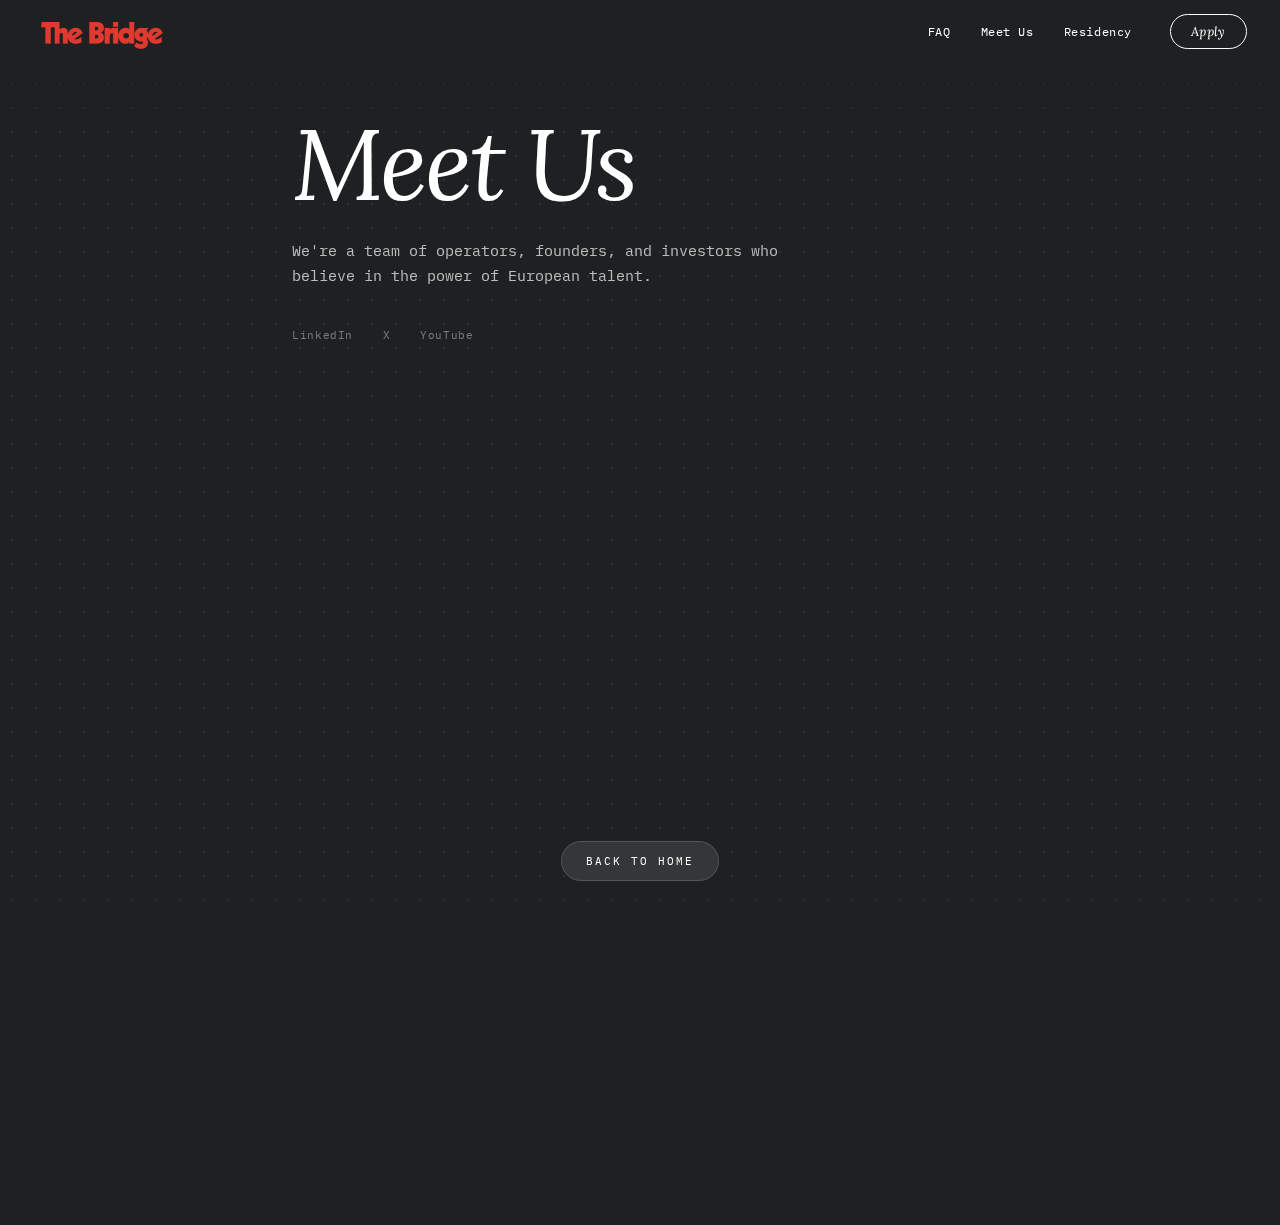
<file: meet-us.html>
<!DOCTYPE html>
<html lang="en">
<head>
    <meta charset="UTF-8">
    <meta name="viewport" content="width=device-width, initial-scale=1.0">
    <title>Meet Us - The Bridge</title>
    <link rel="icon" type="image/png" href="favicon.png">
    <link rel="preconnect" href="https://fonts.googleapis.com">
    <link rel="preconnect" href="https://fonts.gstatic.com" crossorigin>
    <link href="https://fonts.googleapis.com/css2?family=IBM+Plex+Mono:wght@400;500&family=Instrument+Sans:wght@400;500;600;700&family=Lora:ital,wght@0,400;0,500;1,400;1,500&display=swap" rel="stylesheet">
    <style>
        * {
            margin: 0;
            padding: 0;
            box-sizing: border-box;
        }

        body {
            background-color: #1E2021;
            font-family: 'Courier New', monospace;
            color: #FFFFFF;
            min-height: 100vh;
        }

        /* Dot pattern background */
        .dot-pattern {
            position: fixed;
            top: 0;
            left: 0;
            width: 100%;
            height: 100%;
            z-index: 0;
            pointer-events: none;
            background-image: radial-gradient(rgba(255, 255, 255, 0.08) 1px, transparent 1px);
            background-size: 24px 24px;
        }

        /* Header - identique à index.html */
        #header {
            position: fixed;
            left: 0;
            right: 0;
            z-index: 10;
            display: flex;
            justify-content: space-between;
            align-items: flex-end;
            pointer-events: auto;
        }

        /* Fade overlay - clips content approaching header */
        #header-fade {
            position: fixed;
            top: 0;
            left: 0;
            right: 0;
            height: 120px;
            background: linear-gradient(to bottom, #1E2021 0%, #1E2021 50%, transparent 100%);
            z-index: 9;
            pointer-events: none;
        }

        #header > a {
            display: flex;
            align-items: flex-end;
        }

        #logo {
            height: 24px;
            filter: brightness(0) saturate(100%) invert(27%) sepia(95%) saturate(2041%) hue-rotate(344deg) brightness(91%) contrast(93%);
        }

        #apply-btn {
            font-family: 'Lora', serif;
            font-size: clamp(10px, 1vw, 13px);
            font-style: italic;
            font-weight: 400;
            color: #FFFFFF;
            background-color: transparent;
            border: 1px solid #FFFFFF;
            text-decoration: none;
            letter-spacing: 0.02em;
            padding: 8px 20px;
            border-radius: 50px;
            transition: all 0.2s ease;
        }

        #apply-btn:hover {
            background-color: #FFFFFF;
            color: #1E1E1E;
        }

        .header-right {
            display: flex;
            align-items: center;
            gap: clamp(15px, 3vw, 40px);
        }

        #nav-menu {
            display: flex;
            gap: clamp(12px, 2.5vw, 30px);
        }

        #nav-menu a {
            font-family: 'IBM Plex Mono', monospace;
            font-size: clamp(9px, 0.9vw, 12px);
            color: #FFFFFF;
            text-decoration: none;
            letter-spacing: 0.05em;
            transition: opacity 0.2s ease;
        }

        #nav-menu a:hover {
            opacity: 0.6;
        }

        /* Mobile menu hamburger - dot matrix style */
        #menu-toggle {
            display: none;
            width: 20px;
            height: 20px;
            cursor: pointer;
            z-index: 101;
            position: relative;
        }

        #menu-toggle .dot {
            position: absolute;
            width: 3px;
            height: 3px;
            background-color: #FFFFFF;
            border-radius: 50%;
            transition: all 0.3s ease;
        }

        /* Grille 3x3 de points */
        #menu-toggle .dot:nth-child(1) { top: 0; left: 0; }
        #menu-toggle .dot:nth-child(2) { top: 0; left: 50%; transform: translateX(-50%); }
        #menu-toggle .dot:nth-child(3) { top: 0; right: 0; }
        #menu-toggle .dot:nth-child(4) { top: 50%; left: 0; transform: translateY(-50%); }
        #menu-toggle .dot:nth-child(5) { top: 50%; left: 50%; transform: translate(-50%, -50%); }
        #menu-toggle .dot:nth-child(6) { top: 50%; right: 0; transform: translateY(-50%); }
        #menu-toggle .dot:nth-child(7) { bottom: 0; left: 0; }
        #menu-toggle .dot:nth-child(8) { bottom: 0; left: 50%; transform: translateX(-50%); }
        #menu-toggle .dot:nth-child(9) { bottom: 0; right: 0; }

        /* Animation vers X */
        #menu-toggle.open .dot:nth-child(1) { top: 50%; left: 50%; transform: translate(-50%, -50%) translate(-6px, -6px); }
        #menu-toggle.open .dot:nth-child(2) { opacity: 0; }
        #menu-toggle.open .dot:nth-child(3) { top: 50%; right: auto; left: 50%; transform: translate(-50%, -50%) translate(6px, -6px); }
        #menu-toggle.open .dot:nth-child(4) { opacity: 0; }
        #menu-toggle.open .dot:nth-child(5) { transform: translate(-50%, -50%); }
        #menu-toggle.open .dot:nth-child(6) { opacity: 0; }
        #menu-toggle.open .dot:nth-child(7) { bottom: auto; top: 50%; left: 50%; transform: translate(-50%, -50%) translate(-6px, 6px); }
        #menu-toggle.open .dot:nth-child(8) { opacity: 0; }
        #menu-toggle.open .dot:nth-child(9) { bottom: auto; top: 50%; right: auto; left: 50%; transform: translate(-50%, -50%) translate(6px, 6px); }

        /* Mobile overlay menu - terminal style */
        #mobile-menu {
            display: none;
            position: fixed;
            top: 0;
            left: 0;
            right: 0;
            bottom: 0;
            background-color: #1E1E1E;
            z-index: 100;
            flex-direction: column;
            justify-content: center;
            align-items: flex-start;
            padding: 0 15%;
            gap: 0;
        }

        #mobile-menu.open {
            display: flex;
        }

        #mobile-menu a {
            font-family: 'IBM Plex Mono', monospace;
            font-size: 14px;
            color: #FFFFFF;
            text-decoration: none;
            transition: all 0.2s ease;
            padding: 12px 0;
            display: flex;
            align-items: center;
            gap: 15px;
            width: 100%;
            border-bottom: 1px solid rgba(255, 255, 255, 0.1);
        }

        #mobile-menu a:first-child {
            border-top: 1px solid rgba(255, 255, 255, 0.1);
        }

        #mobile-menu a::before {
            content: attr(data-index);
            font-size: 10px;
            opacity: 0.4;
            min-width: 20px;
        }

        #mobile-menu a:hover {
            padding-left: 10px;
        }

        @media (max-width: 600px) {
            #nav-menu {
                display: none;
            }

            #menu-toggle {
                display: flex;
            }
        }

        /* Content */
        #content {
            max-width: 900px;
            margin: 0 auto;
            padding: 0 8%;
        }

        /* Hero */
        .hero {
            min-height: 40vh;
            display: flex;
            flex-direction: column;
            justify-content: center;
            align-items: flex-start;
            padding-top: 100px;
        }

        .hero h1 {
            font-family: 'Lora', serif;
            font-size: clamp(48px, 10vw, 100px);
            font-weight: 400;
            font-style: italic;
            color: #FFFFFF;
            letter-spacing: -0.03em;
            line-height: 0.9;
        }

        .hero p {
            font-family: 'IBM Plex Mono', monospace;
            font-size: clamp(12px, 1.2vw, 16px);
            margin-top: 30px;
            opacity: 0.7;
            max-width: 500px;
            line-height: 1.6;
        }

        /* Events */
        .events {
            padding: 40px 0 120px;
        }

        .events iframe {
            max-width: 100%;
        }

        /* Social links */
        .social {
            display: flex;
            gap: 30px;
            margin-top: 40px;
        }

        .social a {
            font-family: 'IBM Plex Mono', monospace;
            font-size: 11px;
            color: #FFFFFF;
            text-decoration: none;
            opacity: 0.4;
            letter-spacing: 0.05em;
            transition: opacity 0.2s;
        }

        .social a:hover {
            opacity: 1;
        }

        /* Back link */
        .back-link {
            position: fixed;
            bottom: 30px;
            left: 0;
            right: 0;
            text-align: center;
            z-index: 10;
        }

        .back-link a {
            font-family: 'IBM Plex Mono', monospace;
            font-size: 11px;
            color: #FFFFFF;
            text-decoration: none;
            letter-spacing: 2px;
            transition: all 0.2s;
            background: rgba(255, 255, 255, 0.1);
            backdrop-filter: blur(10px);
            -webkit-backdrop-filter: blur(10px);
            padding: 12px 24px;
            border-radius: 50px;
            border: 1px solid rgba(255, 255, 255, 0.15);
        }

        .back-link a:hover {
            background: rgba(255, 255, 255, 0.2);
        }
    </style>
</head>
<body>

<!-- Dot pattern background -->
<div class="dot-pattern"></div>

<!-- Fade overlay -->
<div id="header-fade"></div>

<!-- Header -->
<div id="header">
    <a href="index.html"><img id="logo" src="logo.png" alt="The Bridge"></a>
    <div class="header-right">
        <nav id="nav-menu">
            <a href="faq.html">FAQ</a>
            <a href="meet-us.html">Meet Us</a>
            <a href="residency.html">Residency</a>
        </nav>
        <a id="apply-btn" href="apply.html">Apply</a>
        <div id="menu-toggle">
            <span class="dot"></span>
            <span class="dot"></span>
            <span class="dot"></span>
            <span class="dot"></span>
            <span class="dot"></span>
            <span class="dot"></span>
            <span class="dot"></span>
            <span class="dot"></span>
            <span class="dot"></span>
        </div>
    </div>
</div>

<!-- Mobile menu overlay -->
<div id="mobile-menu">
    <a href="index.html" data-index="01">Home</a>
    <a href="residency.html" data-index="02">Residency</a>
    <a href="faq.html" data-index="03">FAQ</a>
    <a href="meet-us.html" data-index="04">Meet Us</a>
    <a href="apply.html" data-index="05">Apply</a>
</div>

<div id="content">
    <!-- Hero -->
    <div class="hero">
        <h1>Meet Us</h1>
        <p>We're a team of operators, founders, and investors who believe in the power of European talent.</p>
        <div class="social">
            <a href="https://www.linkedin.com/company/join-thebridge/posts/?feedView=all">LinkedIn</a>
            <a href="https://x.com/jointhebridge">X</a>
            <a href="https://www.youtube.com/@Join_ef">YouTube</a>
        </div>
    </div>

    <!-- Events Calendar -->
    <div class="events">
        <iframe
            src="https://lu.ma/embed/calendar/cal-hEr2YSF6EWS6yPX/events?lt=dark"
            width="100%"
            height="700"
            frameborder="0"
            style="border: none; background-color: #1E2021; border-radius: 12px;"
            allowfullscreen=""
            aria-hidden="false"
            tabindex="0"
        ></iframe>
    </div>
</div>

<div class="back-link">
    <a href="index.html">BACK TO HOME</a>
</div>

<script>
// Positionnement du header identique à index.html
function positionHeader() {
    var header = document.getElementById('header');
    var baseSize = Math.min(window.innerWidth, window.innerHeight);
    var dotSpacing = Math.max(8, baseSize * 0.01);
    var marginSide = baseSize * 0.035;
    var marginTop = Math.max(50, baseSize * 0.06);

    // Calculer dotZone comme dans index.html
    var cols = Math.ceil(window.innerWidth / dotSpacing) + 1;
    var rows = Math.ceil(window.innerHeight / dotSpacing) + 1;

    var firstDotX, lastDotX, firstDotY;
    for (var c = 0; c < cols; c++) {
        var px = c * dotSpacing + dotSpacing / 2;
        if (px >= marginSide && firstDotX === undefined) firstDotX = px;
        if (px <= window.innerWidth - marginSide) lastDotX = px;
    }
    for (var r = 0; r < rows; r++) {
        var py = r * dotSpacing + dotSpacing / 2;
        if (py >= marginTop && firstDotY === undefined) firstDotY = py;
    }

    var dotZoneX = firstDotX;
    var dotZoneY = firstDotY;
    var dotZoneWidth = lastDotX - firstDotX;

    var headerTopMargin = marginSide * 0.5;
    header.style.top = headerTopMargin + 'px';
    header.style.height = (dotZoneY - headerTopMargin - 10) + 'px';
    header.style.paddingLeft = dotZoneX + 'px';
    header.style.paddingRight = (window.innerWidth - dotZoneX - dotZoneWidth) + 'px';

    var logo = document.getElementById('logo');
    logo.style.height = Math.max(18, baseSize * 0.03) + 'px';
}

window.addEventListener('resize', positionHeader);
positionHeader();

// Mobile menu toggle
var menuToggle = document.getElementById('menu-toggle');
var mobileMenu = document.getElementById('mobile-menu');

menuToggle.addEventListener('click', function() {
    menuToggle.classList.toggle('open');
    mobileMenu.classList.toggle('open');
});
</script>

</body>
</html>
</file>
